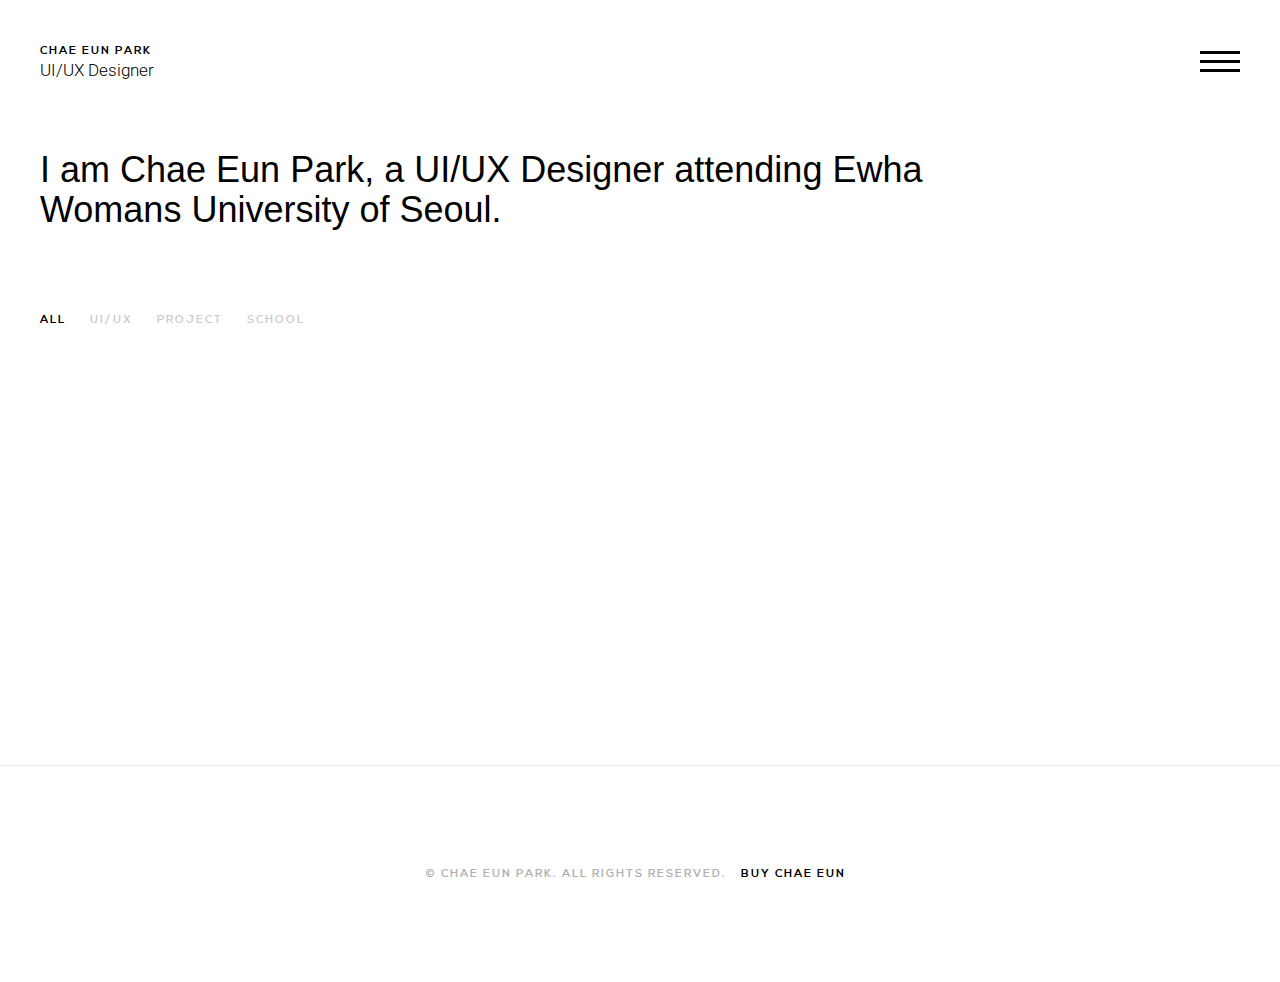
<file: index.html>
<!DOCTYPE html>
<html>
  <head>
    <title>Chae Eun Park</title>
    <meta name="viewport" content="width=device-width, initial-scale=1, maximum-scale=1">
    <meta charset="utf-8">
    <meta name="format-detection" content="telephone=no">
    <link rel="stylesheet" type="text/css" href="css/core.css">
    <link rel="stylesheet" type="text/css" href="css/elements.css">
    <link rel="stylesheet" type="text/css" href="css/custom.css">
    <link rel="icon" type="image/png" href="favicon.png?version=1">
    <link href="https://fonts.googleapis.com/css2?family=Noto+Sans+KR:wght@100;300;400;500;700;900&display=swap" rel="stylesheet">
  </head>
  <body class="preload">
    <div class="container-fluid"> 
      <header>
        <div class="container">
          <div class="row">
            <div class="col-md-6 col-xs-10"><a href="index.html" class="brand">
                <div class="author">Chae Eun Park</div>
                <div class="title">UI/UX Designer</div></a></div>
            <div class="col-md-6 col-xs-2">
              <div class="nav-trigger">
                <div class="bar"></div>
                <div class="bar"></div>
                <div class="bar"></div>
              </div>
            </div>
          </div>
        </div>
      </header>
      <section class="intro">
        <div class="container mb-xl">
          <div class="row">
            <div class="col-md-10">
              <h1> I am Chae Eun Park, a UI/UX Designer attending Ewha Womans University of Seoul.
            </div>
          </div>
        </div>
        <div class="container">
          <ul class="filters">
            <li> <a href="#" data-filter="item" class="active filter">All</a></li>
            <li><a href="#" data-filter="artdirection" class="filter">UI/UX</a></li>
            <li><a href="#" data-filter="design" class="filter">Project</a></li>
            <li><a href="#" data-filter="photography" class="filter">School</a></li>
          </ul>
        </div>
      </section>
      <section>
        <div class="container">
          <div class="row grid"><a href="pages/work-single_1.html" class="item col-md-3 col-sm-6 col-xs-6 artdirection">
                        <div class="inner">
                          <div class="thumb"><img alt="imagesumnails" src="images/portfolio/my/10.png"></div>
                          <div class="caption">
                            <div class="title">Dutch Pay App Design</div>
                            <div class="tag">UI/UX</div>
                          </div>
                        </div></a><a href="pages/work-single_2.html" class="item col-md-3 col-sm-6 col-xs-6 artdirection">
                        <div class="inner">
                          <div class="thumb"><img alt="imagesumnails" src="images/portfolio/my/09.png"></div>
                          <div class="caption">
                            <div class="title">Ewha Coop App Design</div>
                            <div class="tag">UI/UX</div>
                          </div>
                        </div></a><a href="pages/work-single_3.html" target="_blank" class="item col-md-3 col-sm-6 col-xs-6 design lightbox">
                        <div class="inner">
                          <div class="thumb"><img alt="imagesumnails" src="images/portfolio/my/01.png"></div>
                          <div class="caption">
                            <div class="title">Notist App Design</div>
                            <div class="tag">UI/UX</div>
                          </div>
                        </div></a><a href="pages/work-single_3p.html" class="item col-md-3 col-sm-6 col-xs-6 identity">
                        <div class="inner">
                          <div class="thumb"><img alt="imagesumnails" src="images/portfolio/my/11.png"></div>
                          <div class="caption">
                            <div class="title">Self-Color Portrait App Design</div>
                            <div class="tag">UI/UX</div>
                          </div>
                        </div></a>
          </div>
        </div>
      </section>
      <footer>
        <div class="container">
          <div class="row">
            <div class="col-md-12 text-center"><span>&copy; Chae Eun Park. All rights reserved. </span><a href="">Buy Chae Eun</a></div>
          </div>
        </div>
      </footer>
    </div>
    <aside id="navigation">
      <div class="inner">
        <div class="nav-trigger">
          <div class="bar"></div>
          <div class="bar"></div>
          <div class="bar"></div>
        </div>
        <ul class="menu">
          <li> <a href="index.html">Work</a></li>
          <li> <a href="pages/about.html">About</a></li>
          <li> <a href="pages/contact.html">Contact</a></li>
        </ul>
        <hr>
        <p>"The most beautiful experience we can have is the mysterious. It is the fundamental emotion that stands at the cradle of true art and true science." Albert Einstein, The World as I See It, 1931 The debate between realism and anti-realism is, at least, a century old. Does Science describe the real world – or are its theories true only within a certain conceptual framework?  </p>
        <hr>
        <ul class="menu-small">
          <li> <a href="#">Instagram</a></li>
          <li> <a href="#">Facebook</a></li>
          <li> <a href="#">Behance</a></li>
        </ul>
      </div>
    </aside>
    <script src="js/assets/jquery.js"></script>
    <script src="js/assets/bootstrap.js"></script>
    <script src="js/assets/imagesloaded.pkgd.min.js"></script>
    <script src="js/assets/validation.js"></script>
    <script src="js/assets/packery.pkgd.min.js"></script>
    <script src="js/assets/velocity.min.js"></script>
    <script src="js/assets/typed.min.js"></script>
    <script src="modules/tera-lightbox/tera-lightbox.js"></script>
    <script src="js/assets/animsition.js"></script>
    <script src="js/functions.js"></script>
  </body>
</html>
</file>
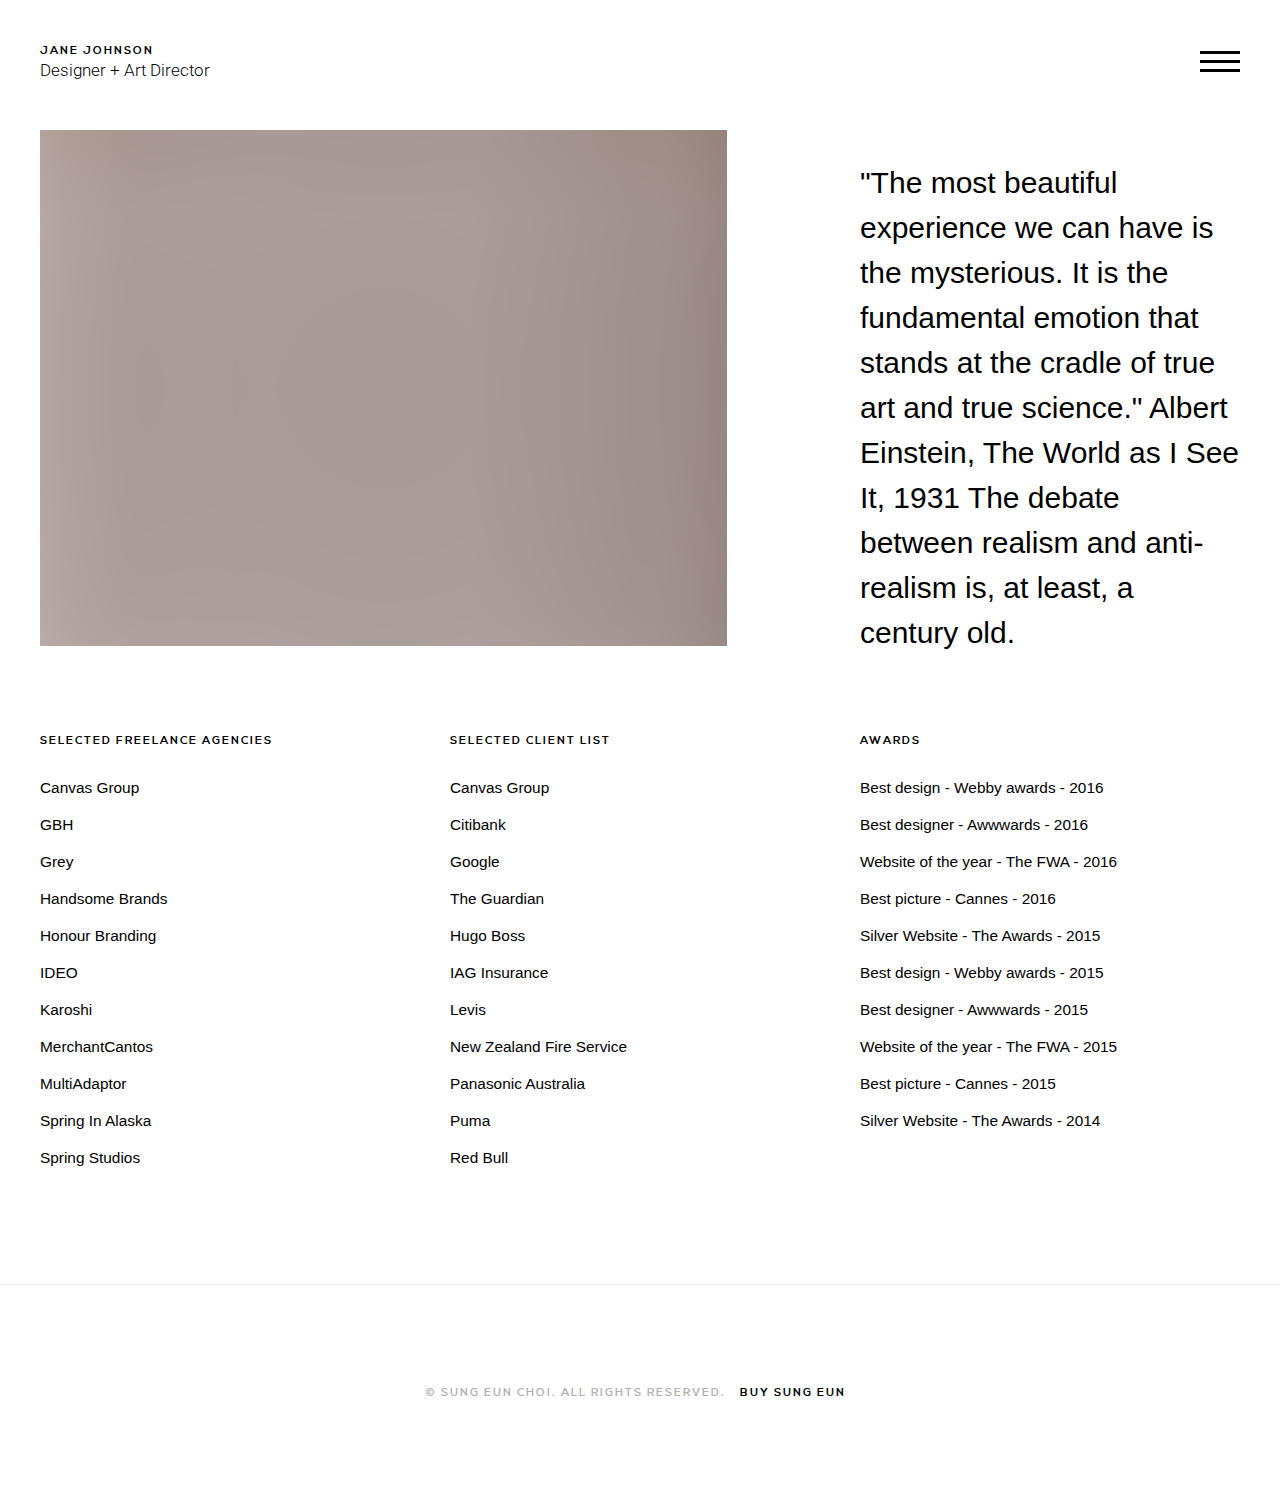
<file: pages/about.html>
<!DOCTYPE html>
<html>
  <head>
    <title>Jane - Responsive HTML5 Portfolio Template</title>
    <meta name="viewport" content="width=device-width, initial-scale=1, maximum-scale=1">
    <meta charset="utf-8">
    <meta name="format-detection" content="telephone=no">
    <link rel="stylesheet" type="text/css" href="../css/core.css">
    <link rel="stylesheet" type="text/css" href="../css/elements.css">
    <link rel="stylesheet" type="text/css" href="../css/custom.css">
    <link rel="icon" type="image/png" href="../favicon.png?version=1">
  </head>
  <body class="preload">
    <div class="container-fluid">
      <header>
        <div class="container">
          <div class="row">
            <div class="col-md-6 col-xs-10"><a href="../index.html" class="brand">
                <div class="author">Jane Johnson</div>
                <div class="title">Designer + Art Director</div></a></div>
            <div class="col-md-6 col-xs-2">
              <div class="nav-trigger">
                <div class="bar"></div>
                <div class="bar"></div>
                <div class="bar"></div>
              </div>
            </div>
          </div>
        </div>
      </header>
      <section class="content">
        <div class="container mb-xl">
          <div class="row">
            <div class="col-lg-7 col-md-12"><img alt="Jane Template - made by Themanoid" src="../images/profile.png"></div>
            <div class="col-lg-4 col-lg-offset-1 col-md-10">
              <h2 class="mt-md">"The most beautiful experience we can have is the mysterious. It is the fundamental emotion that stands at the cradle of true art and true science." Albert Einstein, The World as I See It, 1931 The debate between realism and anti-realism is, at least, a century old.</h2>
            </div>
          </div>
        </div>
        <div class="container">   
          <div class="row">
            <div class="col-md-4">
              <h4>Selected Freelance Agencies</h4>
              <ul class="list">
                <li>Canvas Group</li>
                <li>GBH</li>
                <li>Grey</li>
                <li>Handsome Brands</li>
                <li>Honour Branding</li>
                <li>IDEO</li>
                <li>Karoshi</li>
                <li>MerchantCantos</li>
                <li>MultiAdaptor</li>
                <li>Spring In Alaska</li>
                <li>Spring Studios</li>
              </ul>
            </div>
            <div class="col-md-4">
              <h4>Selected Client List</h4>
              <ul class="list">
                <li>Canvas Group</li>
                <li>Citibank</li>
                <li>Google</li>
                <li>The Guardian</li>
                <li>Hugo Boss</li>
                <li>IAG Insurance</li>
                <li>Levis</li>
                <li>New Zealand Fire Service</li>
                <li>Panasonic Australia</li>
                <li>Puma</li>
                <li>Red Bull</li>
              </ul>
            </div>
            <div class="col-md-4">
              <h4>Awards</h4>
              <ul class="list">
                <li>Best design - Webby awards - 2016</li>
                <li>Best designer - Awwwards - 2016</li>
                <li>Website of the year - The FWA - 2016</li>
                <li>Best picture - Cannes - 2016</li>
                <li>Silver Website - The Awards - 2015</li>
                <li>Best design - Webby awards - 2015</li>
                <li>Best designer - Awwwards - 2015</li>
                <li>Website of the year - The FWA - 2015</li>
                <li>Best picture - Cannes - 2015</li>
                <li>Silver Website - The Awards - 2014</li>
              </ul>
            </div>
          </div>
        </div>
      </section>
      <footer>
        <div class="container">
          <div class="row">
            <div class="col-md-12 text-center"><span>&copy; Sung Eun Choi. All rights reserved. </span><a href="">Buy Sung Eun</a></div>
          </div>
        </div>
      </footer>
    </div>
    <aside id="navigation">
      <div class="inner">
        <div class="nav-trigger">
          <div class="bar"></div>
          <div class="bar"></div>
          <div class="bar"></div>
        </div>
        <ul class="menu">
          <li> <a href="../index.html">Work</a></li>
          <li> <a href="../pages/about.html">About</a></li>
          <li> <a href="../pages/contact.html">Contact</a></li>
        </ul>
        <hr>
        <p>"The most beautiful experience we can have is the mysterious. It is the fundamental emotion that stands at the cradle of true art and true science." Albert Einstein, The World as I See It, 1931 The debate between realism and anti-realism is, at least, a century old. Does Science describe the real world – or are its theories true only within a certain conceptual framework?  </p>
        <hr>
        <ul class="menu-small">
          <li> <a href="#">Instagram</a></li>
          <li> <a href="#">Facebook</a></li>
          <li> <a href="#">Behance</a></li>
        </ul>
      </div>
    </aside>
    <script src="../js/assets/jquery.js"></script>
    <script src="../js/assets/bootstrap.js"></script>
    <script src="../js/assets/imagesloaded.pkgd.min.js"></script>
    <script src="../js/assets/validation.js"></script>
    <script src="../js/assets/packery.pkgd.min.js"></script>
    <script src="../js/assets/velocity.min.js"></script>
    <script src="../js/assets/typed.min.js"></script>
    <script src="../modules/tera-lightbox/tera-lightbox.js"></script>
    <script src="../js/assets/animsition.js"></script>
    <script src="../js/functions.js"></script>
  </body>
</html>
</file>
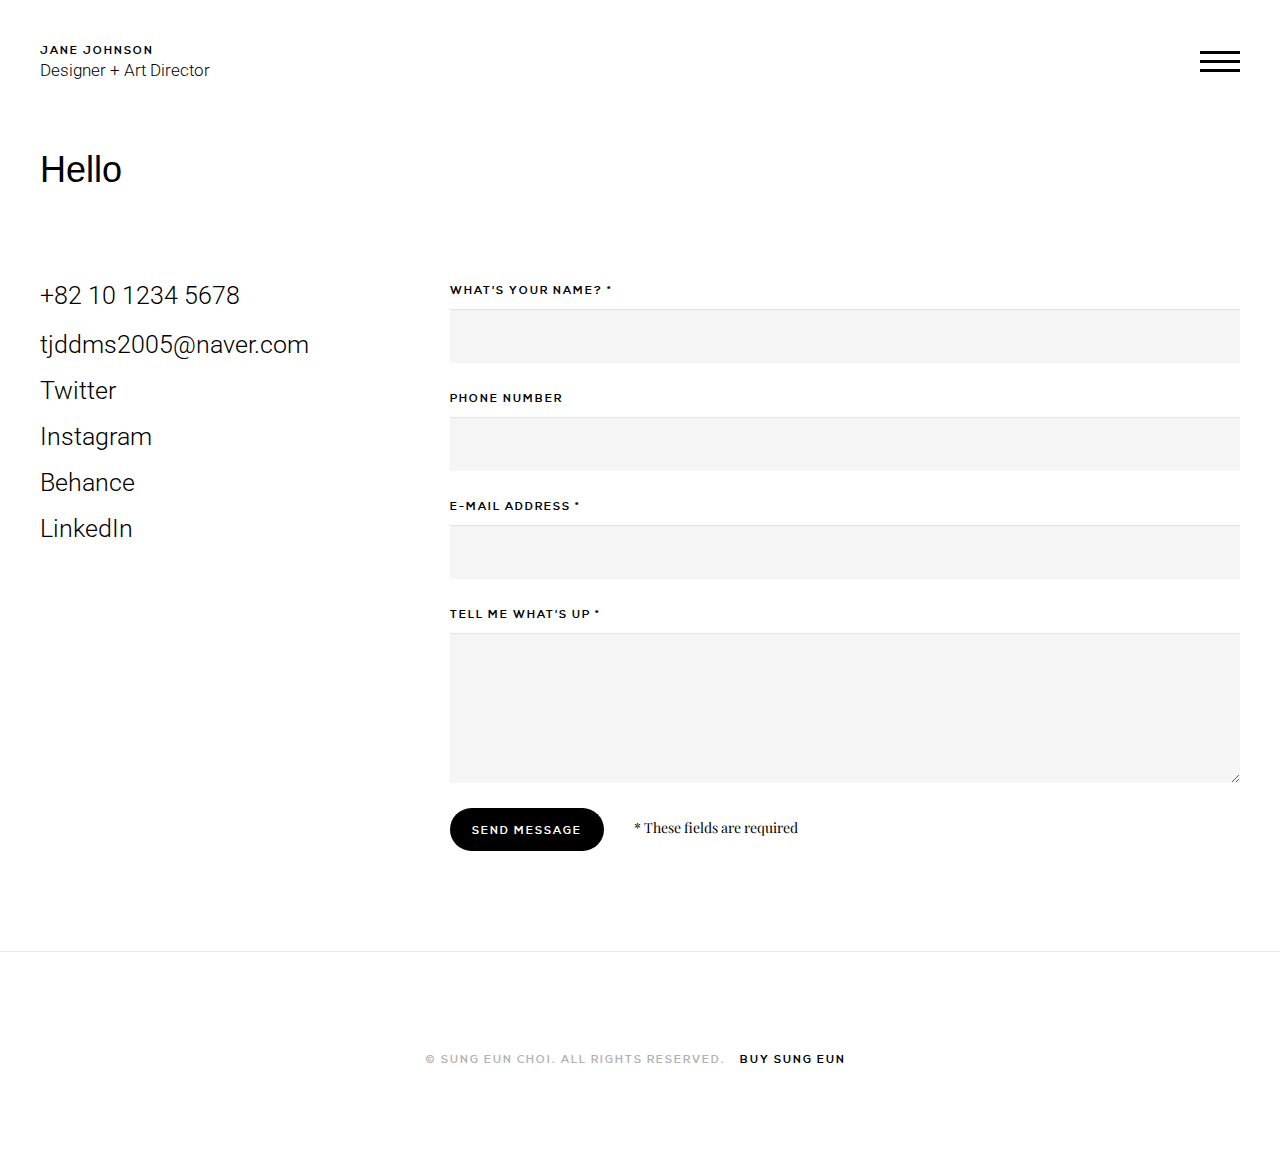
<file: pages/contact.html>
<!DOCTYPE html>
<html>
  <head>
    <title>Jane - Responsive HTML5 Portfolio Template</title>
    <meta name="viewport" content="width=device-width, initial-scale=1, maximum-scale=1">
    <meta charset="utf-8">
    <meta name="format-detection" content="telephone=no">
    <link rel="stylesheet" type="text/css" href="../css/core.css">
    <link rel="stylesheet" type="text/css" href="../css/elements.css">
    <link rel="stylesheet" type="text/css" href="../css/custom.css">
    <link rel="icon" type="image/png" href="../favicon.png?version=1">
  </head>
  <body class="preload">
    <div class="container-fluid">
      <header>
        <div class="container">
          <div class="row">
            <div class="col-md-6 col-xs-10"><a href="../index.html" class="brand">
                <div class="author">Jane Johnson</div>
                <div class="title">Designer + Art Director</div></a></div>
            <div class="col-md-6 col-xs-2">
              <div class="nav-trigger">
                <div class="bar"></div>
                <div class="bar"></div>
                <div class="bar"></div>
              </div>
            </div>
          </div>
        </div>
      </header>
      <section>
        <div class="container">
          <div class="row mb-lg">
            <div class="col-md-12">
              <h1><span class="typed">Hello</span></h1>
            </div>
          </div>
          <div class="row">
            <div class="col-md-4 contact-info">
              <p>+82 10 1234 5678</p><a href="mailto@hello@example.com">tjddms2005@naver.com</a><a href="#">Twitter</a><a href="https://www.instagram.com/sung_3325/">Instagram</a><a href="#">Behance</a><a href="#">LinkedIn</a>
            </div>
            <div class="col-md-8">
              <!-- The contact form-->
              <form id="form" action="/php/mail.php" class="form mt-md">
                <label>What's your name? *</label>
                <input required type="text" name="name" class="form-control">
                <label>Phone number</label>
                <input type="text" name="phone" class="form-control">
                <label>E-mail address *</label>
                <input required type="email" name="email" class="form-control">
                <label>Tell me what's up *</label>
                <textarea required name="message" class="form-control"></textarea>
                <button id="send" type="submit" class="btn btn-default">Send message</button><span class="p-md">* These fields are required</span>
              </form>
            </div>
          </div>
        </div>
      </section>
      <!-- The type animation script-->
      <script>$(function(){$(".typed").typed({strings: ["Hello", "Hola", "こんにちは", "Ciao", "Aloha", "Hallo"],typeSpeed: 130,loop: true  });});</script>
      <footer>
        <div class="container">
          <div class="row">
            <div class="col-md-12 text-center"><span>&copy; Sung Eun Choi. All rights reserved. </span><a href="">Buy Sung Eun</a></div>
          </div>
        </div>
      </footer>
    </div>
    <aside id="navigation">
      <div class="inner">
        <div class="nav-trigger">
          <div class="bar"></div>
          <div class="bar"></div>
          <div class="bar"></div>
        </div>
        <ul class="menu">
          <li> <a href="../index.html">Work</a></li>
          <li> <a href="../pages/about.html">About</a></li>
          <li> <a href="../pages/contact.html">Contact</a></li>
        </ul>
        <hr>
        <p>"The most beautiful experience we can have is the mysterious. It is the fundamental emotion that stands at the cradle of true art and true science." Albert Einstein, The World as I See It, 1931 The debate between realism and anti-realism is, at least, a century old. Does Science describe the real world – or are its theories true only within a certain conceptual framework?  </p>
        <hr>
        <ul class="menu-small">
          <li> <a href="https://www.instagram.com/sung_3325/">Instagram</a></li>
          <li> <a href="https://www.facebook.com/tjddms2005">Facebook</a></li>
          <li> <a href="#">Behance</a></li>
        </ul>
      </div>
    </aside>
    <script src="../js/assets/jquery.js"></script>
    <script src="../js/assets/bootstrap.js"></script>
    <script src="../js/assets/imagesloaded.pkgd.min.js"></script>
    <script src="../js/assets/validation.js"></script>
    <script src="../js/assets/packery.pkgd.min.js"></script>
    <script src="../js/assets/velocity.min.js"></script>
    <script src="../js/assets/typed.min.js"></script>
    <script src="../modules/tera-lightbox/tera-lightbox.js"></script>
    <script src="../js/assets/animsition.js"></script>
    <script src="../js/functions.js"></script>
  </body>
</html>
</file>
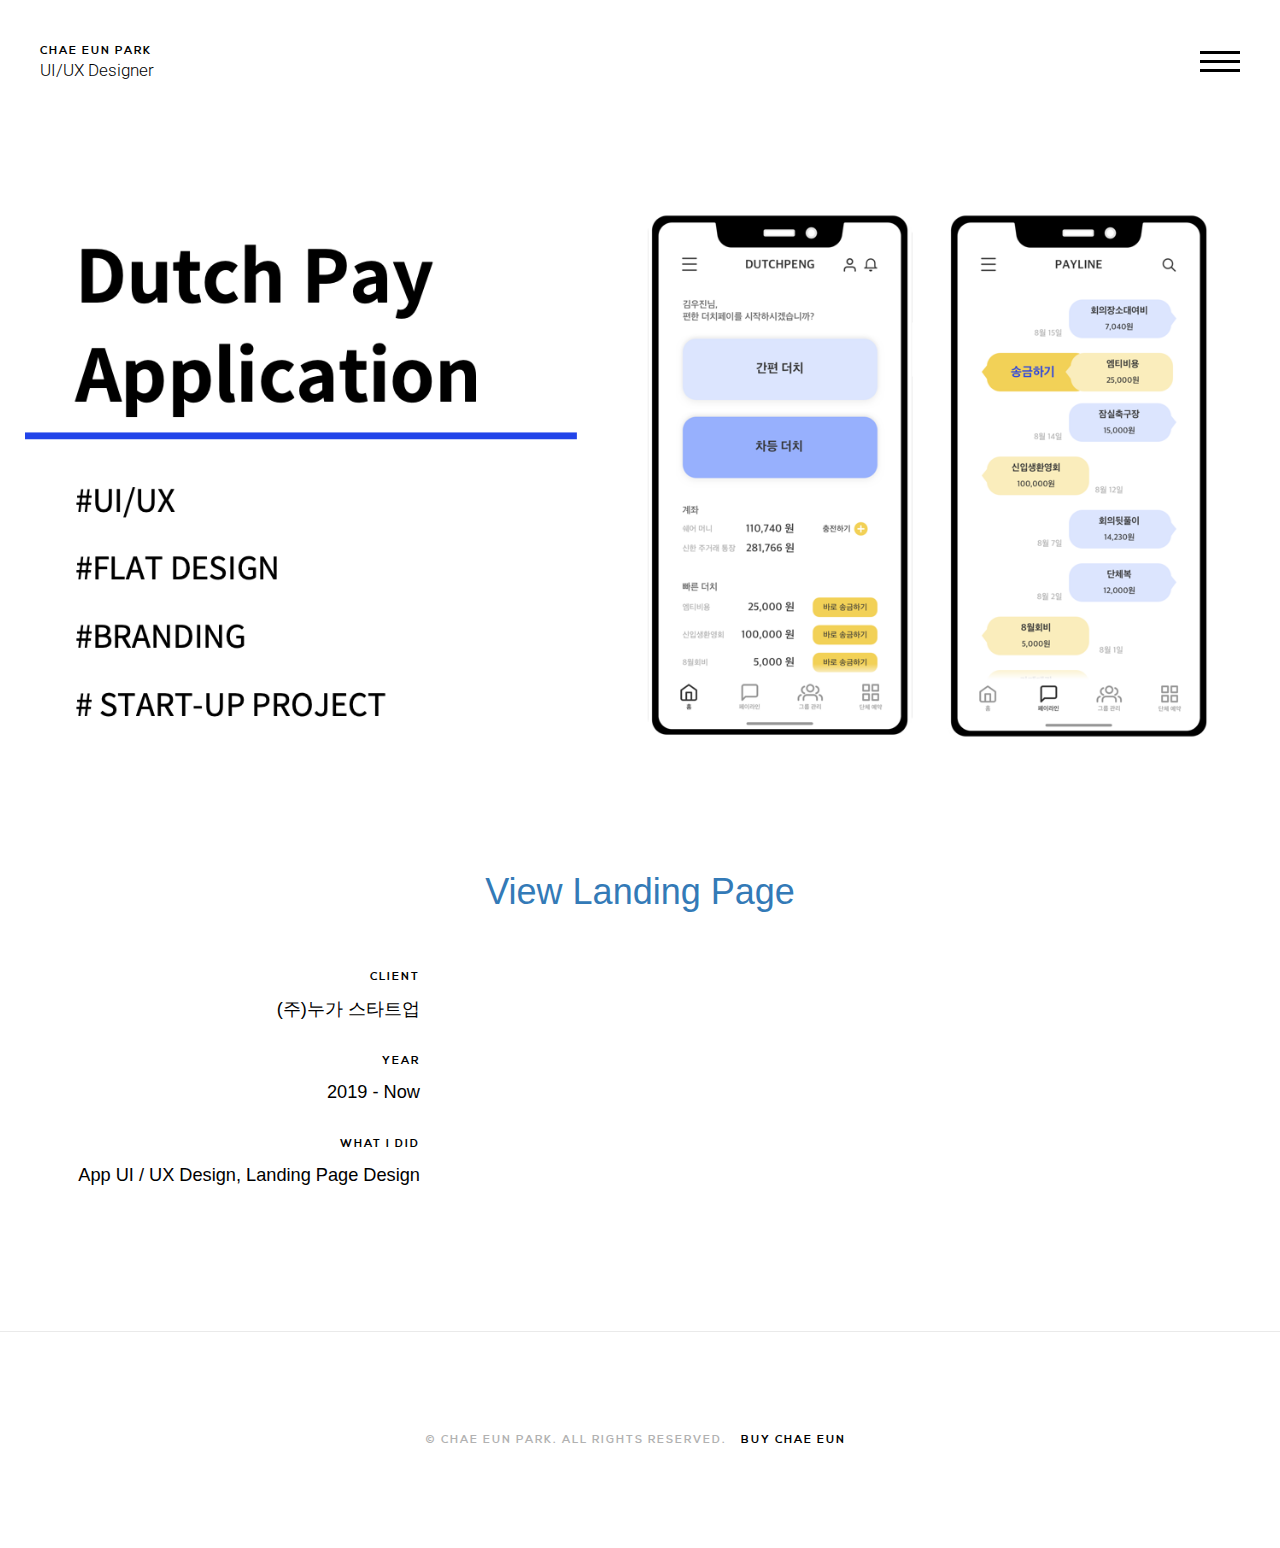
<file: pages/work-single_1.html>
<!DOCTYPE html>
<html>
  <head>
    <title>Chaeeun Park - Responsive HTML5 Portfolio Template</title>
    <meta name="viewport" content="width=device-width, initial-scale=1, maximum-scale=1">
    <meta charset="utf-8">
    <meta name="format-detection" content="telephone=no">
    <link rel="stylesheet" type="text/css" href="../css/core.css">
    <link rel="stylesheet" type="text/css" href="../css/elements.css">
    <link rel="stylesheet" type="text/css" href="../css/custom.css">
    <link rel="icon" type="image/png" href="../favicon.png?version=1">
  </head>
  <body class="preload">
    <div class="container-fluid">
      <header>
        <div class="container">
          <div class="row">
            <div class="col-md-6 col-xs-10"><a href="../index.html" class="brand">
                <div class="author">Chae Eun Park</div>
                <div class="title">UI/UX Designer</div></a></div>
            <div class="col-md-6 col-xs-2">
              <div class="nav-trigger">
                <div class="bar"></div>
                <div class="bar"></div>
                <div class="bar"></div>
              </div>
            </div>
          </div>
        </div>
      </header>
      <section>
        <div class="container content">
          <div class="row">
            <div class=""><img alt="Dutchpeng Sumbnail" src="..//images/portfolio/my/10b.png"></div>
          </div>
          <div class="row">
            <div class="col-md-12 text-center pt-md pb-lg">
              <h1>
                <a href="https://kwj3591.wixsite.com/dutchpeng" target="_blank" title="바로가기">View Landing Page</a>
              </h1>
            </div>
          </div>
          <div class="row">
            <div class="col-md-4 text-right pb-md">
              <h4>Client</h4>
              <p>(주)누가 스타트업</p>
              <h4>year</h4>
              <p>2019 - Now</p>
              <h4>What I did</h4>
              <p>App UI / UX Design, Landing Page Design</p>
            </div>

          </div>
          
         
        </div>
      </section>
      <footer>
        <div class="container">
          <div class="row">
            <div class="col-md-12 text-center"><span>&copy; Chae Eun Park. All rights reserved. </span><a href="">Buy Chae Eun</a></div>
          </div>
        </div>
      </footer>
    </div>
    <aside id="navigation">
      <div class="inner">
        <div class="nav-trigger">
          <div class="bar"></div>
          <div class="bar"></div>
          <div class="bar"></div>
        </div>
        <ul class="menu">
          <li> <a href="../index.html">Work</a></li>
          <li> <a href="../pages/about.html">About</a></li>
          <li> <a href="../pages/contact.html">Contact</a></li>
        </ul>
        <hr>
        <p>"The most beautiful experience we can have is the mysterious. It is the fundamental emotion that stands at the cradle of true art and true science." Albert Einstein, The World as I See It, 1931 The debate between realism and anti-realism is, at least, a century old. Does Science describe the real world – or are its theories true only within a certain conceptual framework?  </p>
        <hr>
        <ul class="menu-small">
          <li> <a href="#">Instagram</a></li>
          <li> <a href="#">Facebook</a></li>
          <li> <a href="#">Behance</a></li>
        </ul>
      </div>
    </aside>
    <script src="../js/assets/jquery.js"></script>
    <script src="../js/assets/bootstrap.js"></script>
    <script src="../js/assets/imagesloaded.pkgd.min.js"></script>
    <script src="../js/assets/validation.js"></script>
    <script src="../js/assets/packery.pkgd.min.js"></script>
    <script src="../js/assets/velocity.min.js"></script>
    <script src="../js/assets/typed.min.js"></script>
    <script src="../modules/tera-lightbox/tera-lightbox.js"></script>
    <script src="../js/assets/animsition.js"></script>
    <script src="../js/functions.js"></script>
  </body>
</html>
</file>
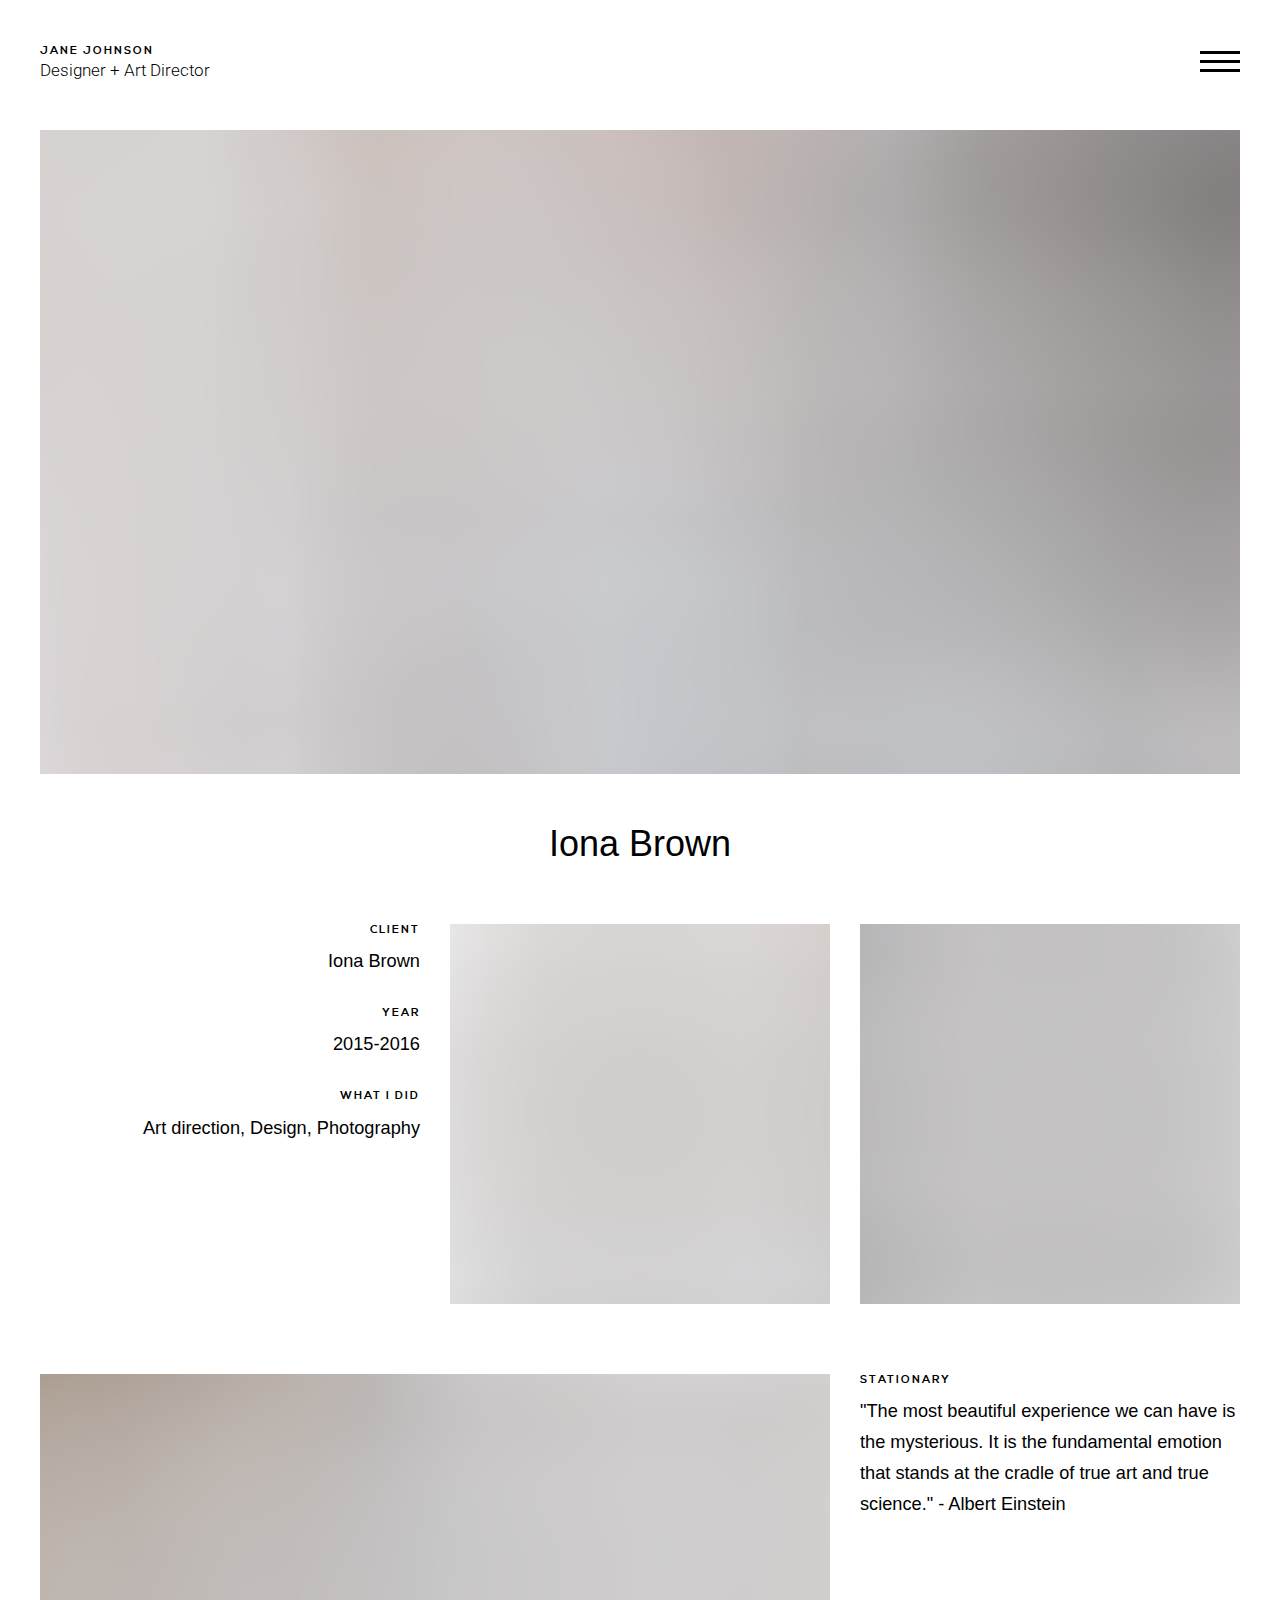
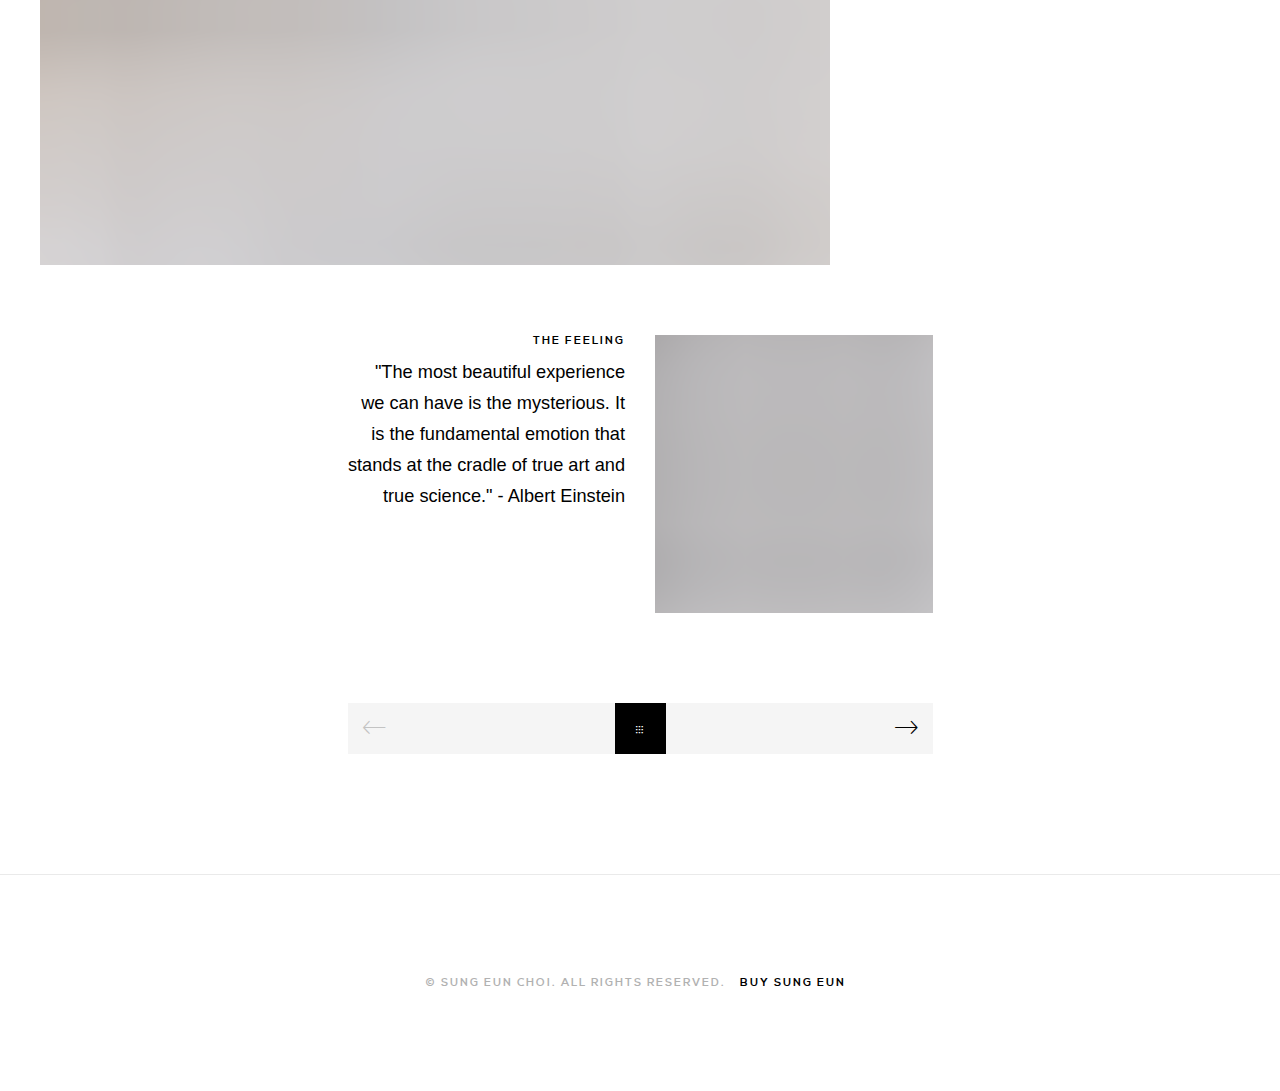
<file: pages/work-single_10.html>
<!DOCTYPE html>
<html>
  <head>
    <title>Jane - Responsive HTML5 Portfolio Template</title>
    <meta name="viewport" content="width=device-width, initial-scale=1, maximum-scale=1">
    <meta charset="utf-8">
    <meta name="format-detection" content="telephone=no">
    <link rel="stylesheet" type="text/css" href="../css/core.css">
    <link rel="stylesheet" type="text/css" href="../css/elements.css">
    <link rel="stylesheet" type="text/css" href="../css/custom.css">
    <link rel="icon" type="image/png" href="../favicon.png?version=1">
  </head>
  <body class="preload">
    <div class="container-fluid">
      <header>
        <div class="container">
          <div class="row">
            <div class="col-md-6 col-xs-10"><a href="../index.html" class="brand">
                <div class="author">Jane Johnson</div>
                <div class="title">Designer + Art Director</div></a></div>
            <div class="col-md-6 col-xs-2">
              <div class="nav-trigger">
                <div class="bar"></div>
                <div class="bar"></div>
                <div class="bar"></div>
              </div>
            </div>
          </div>
        </div>
      </header>
      <section>
        <div class="container content">
          <div class="row">
            <div class="col-md-12"><img alt="Jane Template - made by Themanoid" src="..//images/portfolio/single/01.png"></div>
          </div>
          <div class="row">
            <div class="col-md-12 text-center pt-md pb-lg">
              <h1>Iona Brown</h1>
            </div>
          </div>
          <div class="row">
            <div class="col-md-4 text-right pb-md">
              <h4>Client</h4>
              <p>Iona Brown</p>
              <h4>year</h4>
              <p>2015-2016</p>
              <h4>What I did</h4>
              <p>Art direction, Design, Photography</p>
            </div>
            <div class="col-md-4"><img alt="Jane Template - made by Themanoid" src="../images/portfolio/single/02.png"></div>
            <div class="col-md-4"><img alt="Jane Template - made by Themanoid" src="../images/portfolio/single/03.png"></div>
          </div>
          <div class="row pt-xl">
            <div class="col-md-8"><img alt="Jane Template - made by Themanoid" src="../images/portfolio/single/04.png"></div>
            <div class="col-md-4">
              <h4>Stationary</h4>
              <p>"The most beautiful experience we can have is the mysterious. It is the fundamental emotion that stands at the cradle of true art and true science." - Albert Einstein</p>
            </div>
          </div>
          <div class="row">
            <div class="col-md-3 col-md-offset-3 text-right">
              <h4>The feeling</h4>
              <p>"The most beautiful experience we can have is the mysterious. It is the fundamental emotion that stands at the cradle of true art and true science." - Albert Einstein </p>
            </div>
            <div class="col-md-3"><img alt="Jane Template - made by Themanoid" src="../images/portfolio/single/05.png"></div>
          </div>
          <div class="row">
            <div class="col-md-6 col-md-offset-3 text-center mt-xl">
              <div class="pagination"><a href="#" class="disabled previous ion-ios-arrow-thin-left pull-left"></a><a href="../index.html" class="btn btn-default">
                  <div class="ion-grid"></div></a><a href="#" class="next ion-ios-arrow-thin-right pull-right"> </a></div>
            </div>
          </div>
        </div>
      </section>
      <footer>
        <div class="container">
          <div class="row">
            <div class="col-md-12 text-center"><span>&copy; Sung Eun Choi. All rights reserved. </span><a href="">Buy Sung Eun</a></div>
          </div>
        </div>
      </footer>
    </div>
    <aside id="navigation">
      <div class="inner">
        <div class="nav-trigger">
          <div class="bar"></div>
          <div class="bar"></div>
          <div class="bar"></div>
        </div>
        <ul class="menu">
          <li> <a href="../index.html">Work</a></li>
          <li> <a href="../pages/about.html">About</a></li>
          <li> <a href="../pages/contact.html">Contact</a></li>
        </ul>
        <hr>
        <p>"The most beautiful experience we can have is the mysterious. It is the fundamental emotion that stands at the cradle of true art and true science." Albert Einstein, The World as I See It, 1931 The debate between realism and anti-realism is, at least, a century old. Does Science describe the real world – or are its theories true only within a certain conceptual framework?  </p>
        <hr>
        <ul class="menu-small">
          <li> <a href="#">Instagram</a></li>
          <li> <a href="#">Facebook</a></li>
          <li> <a href="#">Behance</a></li>
        </ul>
      </div>
    </aside>
    <script src="../js/assets/jquery.js"></script>
    <script src="../js/assets/bootstrap.js"></script>
    <script src="../js/assets/imagesloaded.pkgd.min.js"></script>
    <script src="../js/assets/validation.js"></script>
    <script src="../js/assets/packery.pkgd.min.js"></script>
    <script src="../js/assets/velocity.min.js"></script>
    <script src="../js/assets/typed.min.js"></script>
    <script src="../modules/tera-lightbox/tera-lightbox.js"></script>
    <script src="../js/assets/animsition.js"></script>
    <script src="../js/functions.js"></script>
  </body>
</html>
</file>
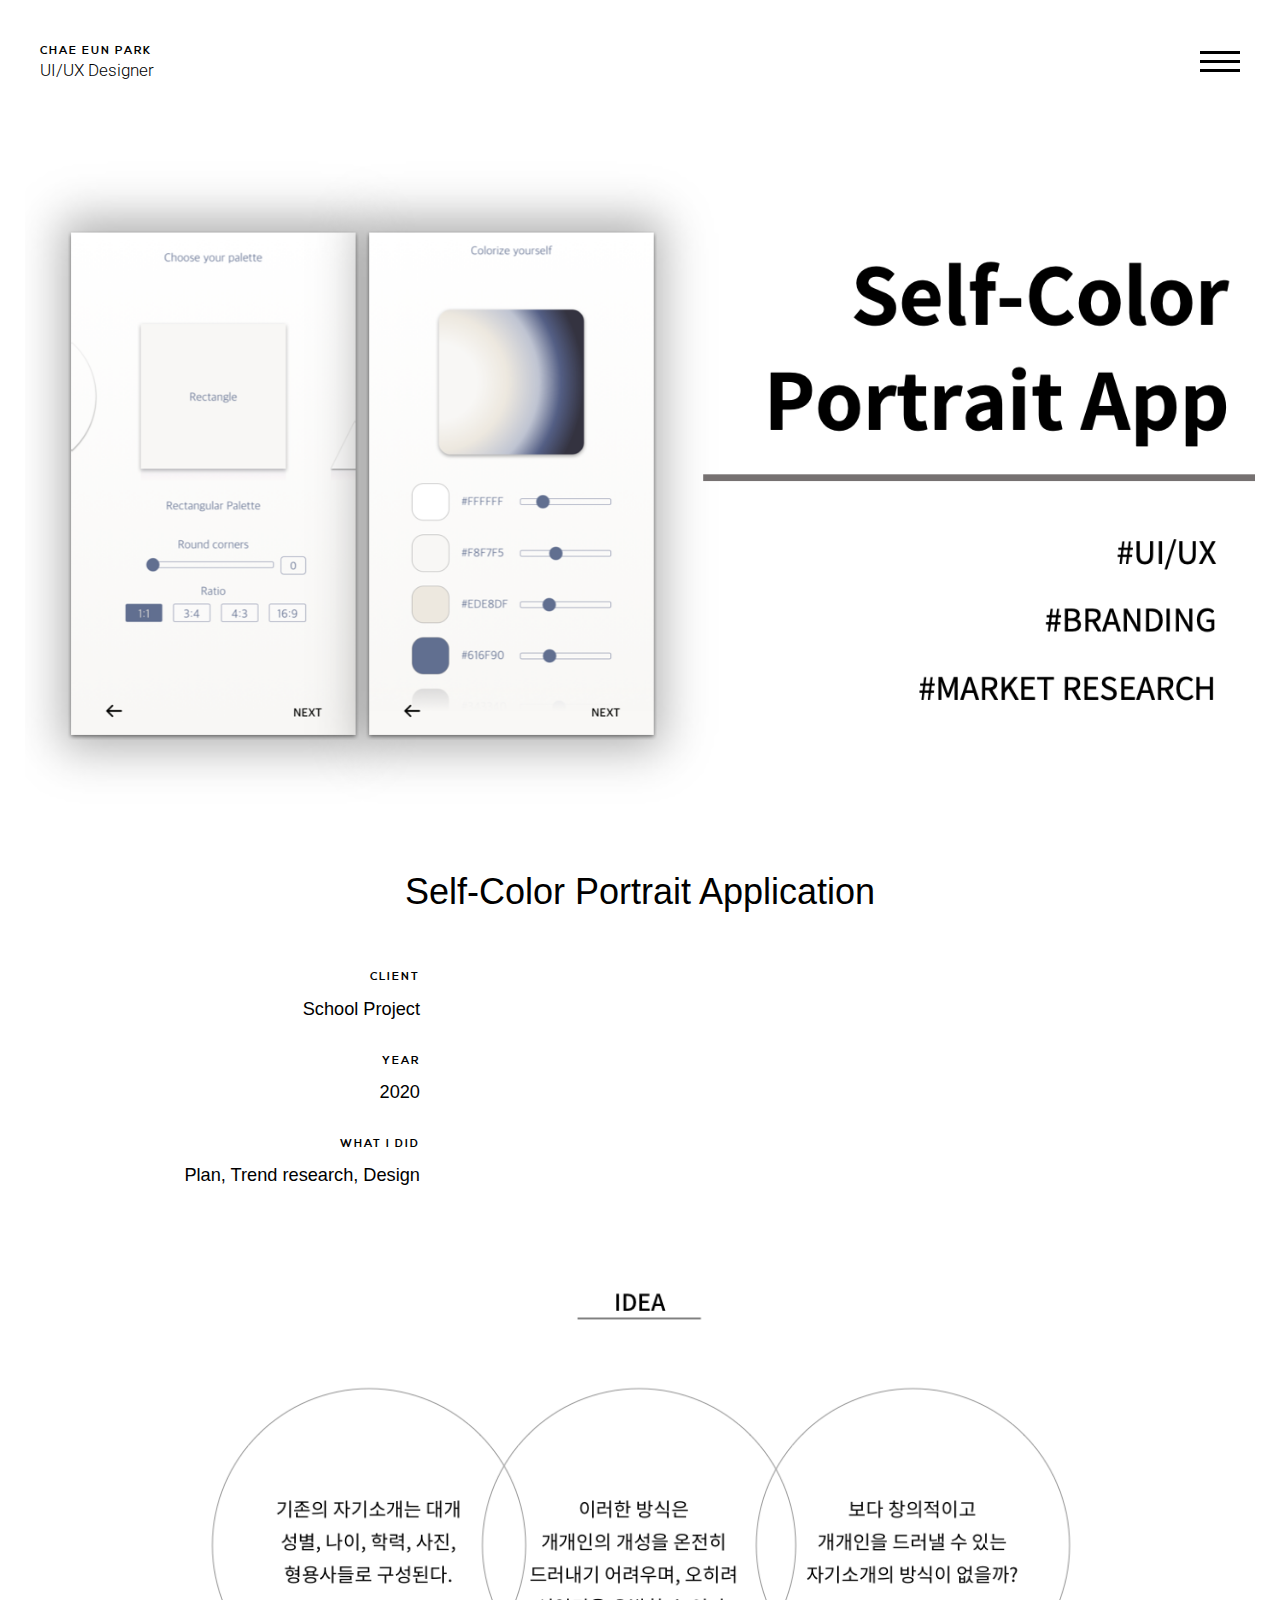
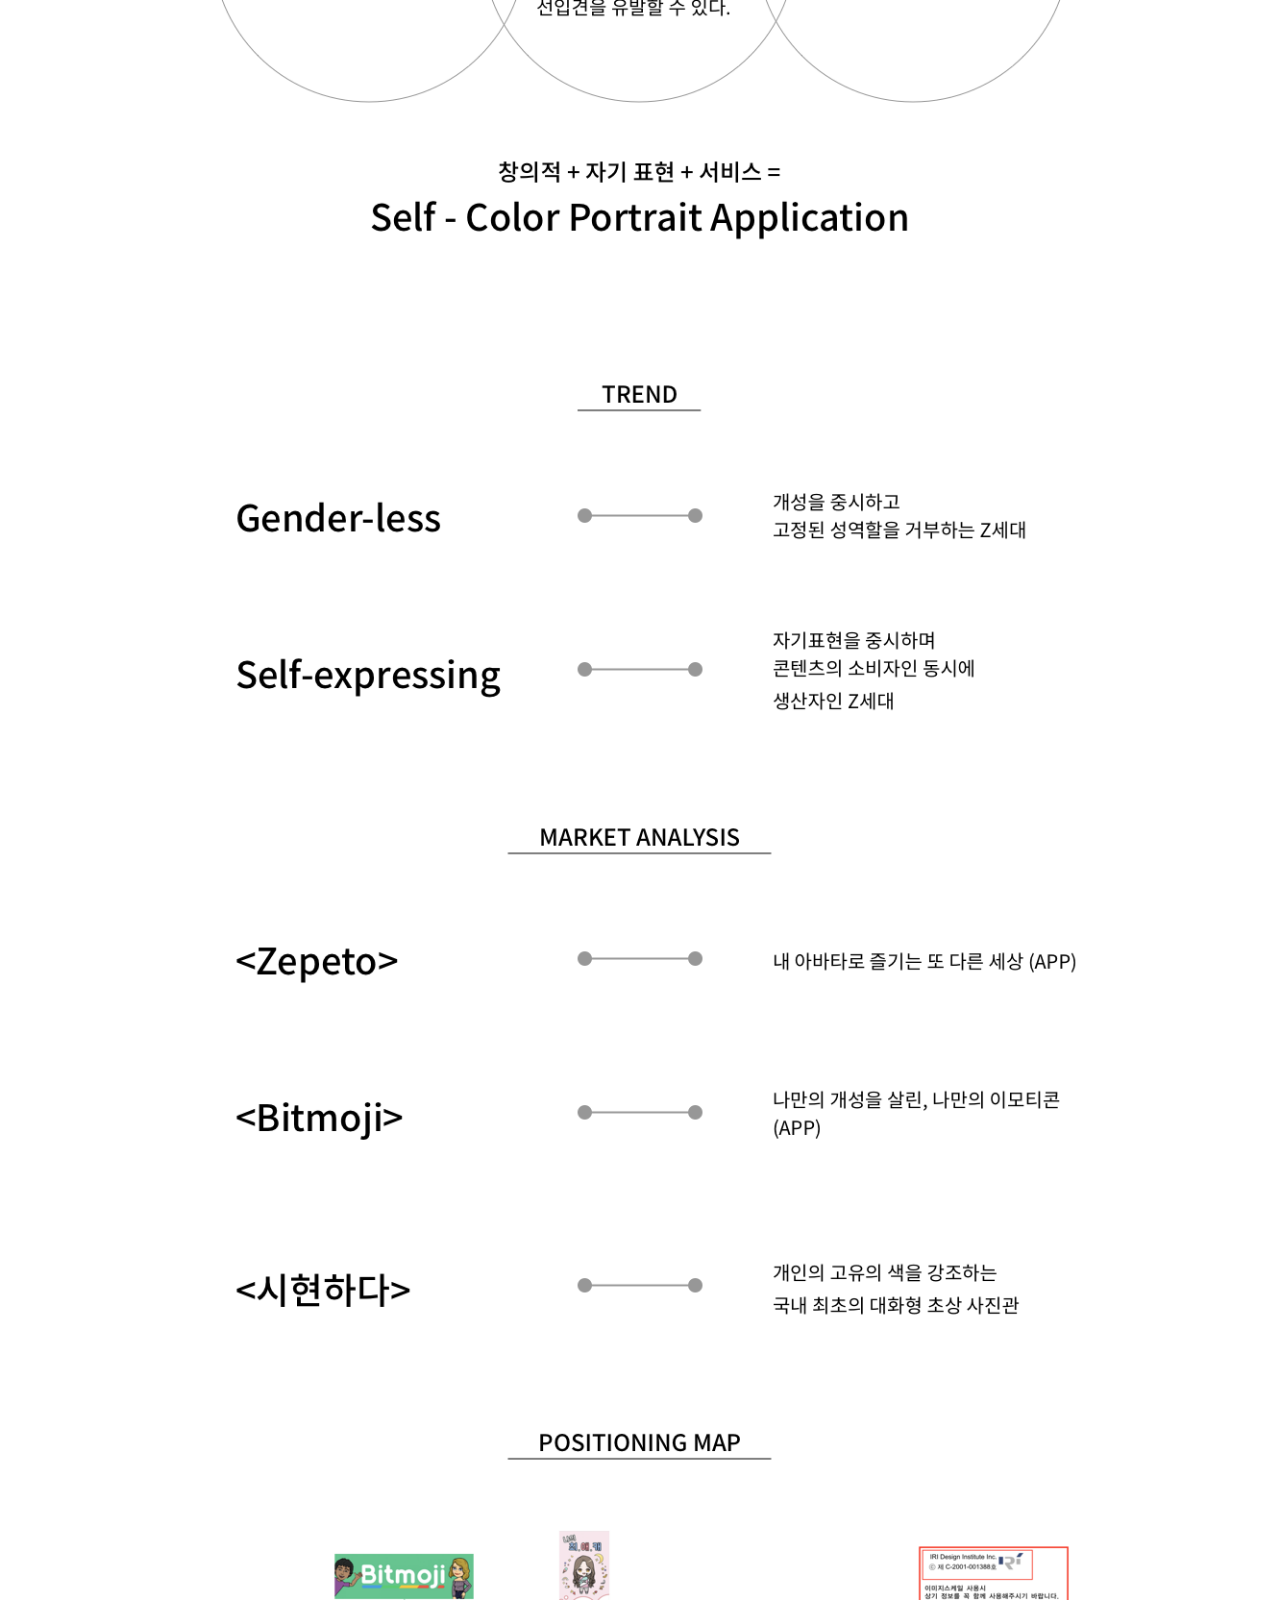
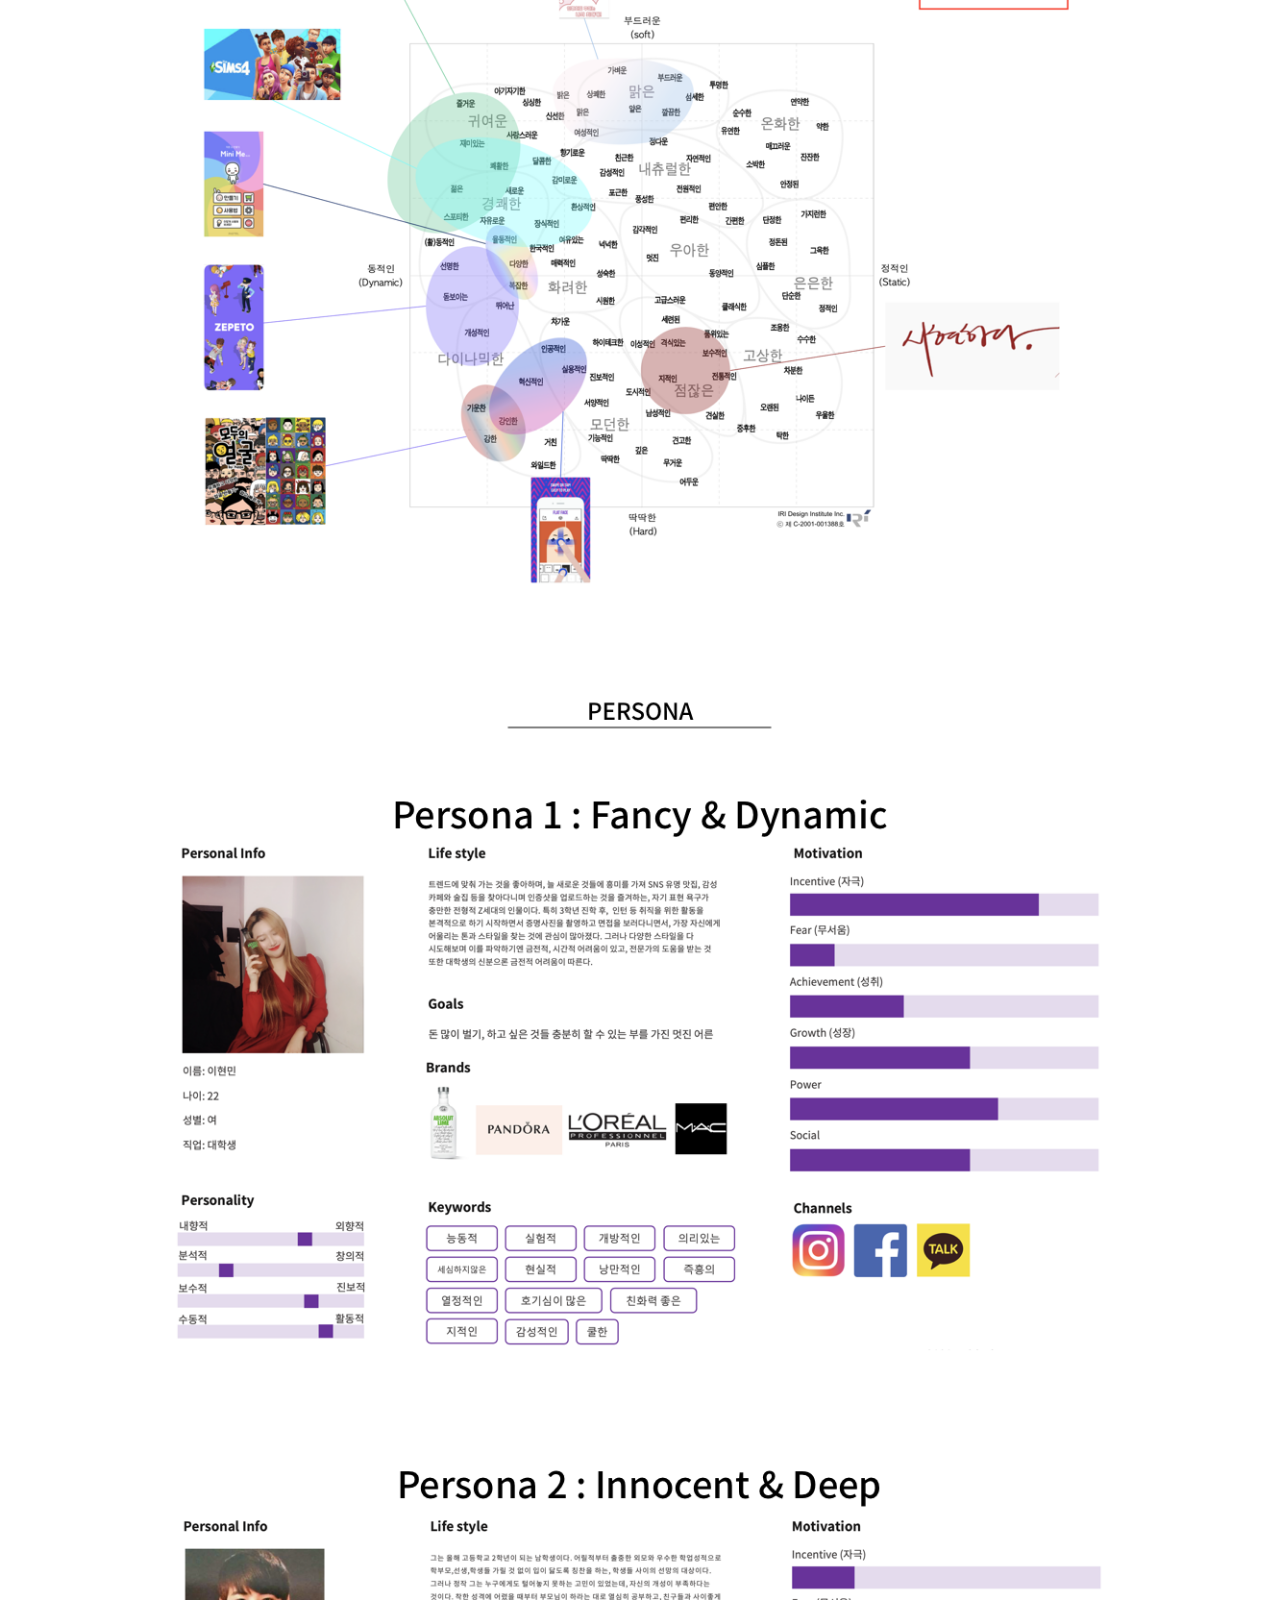
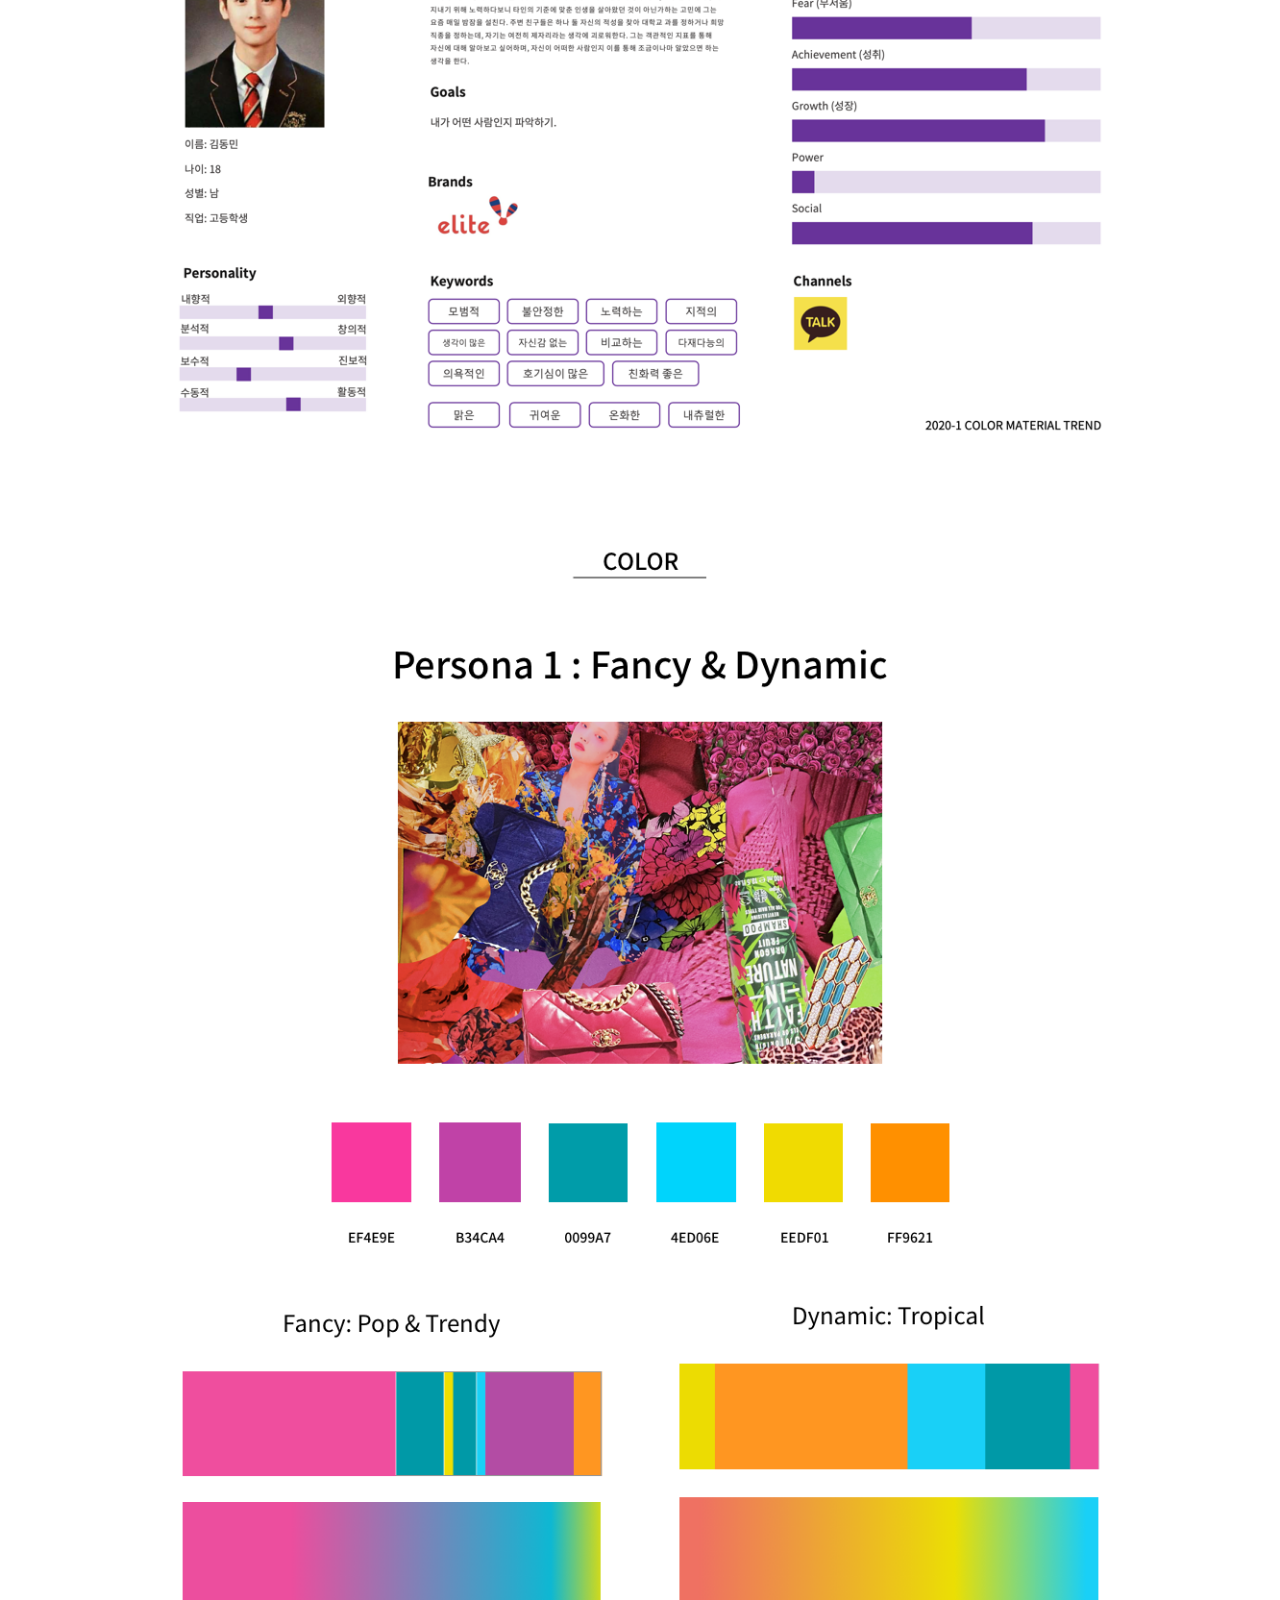
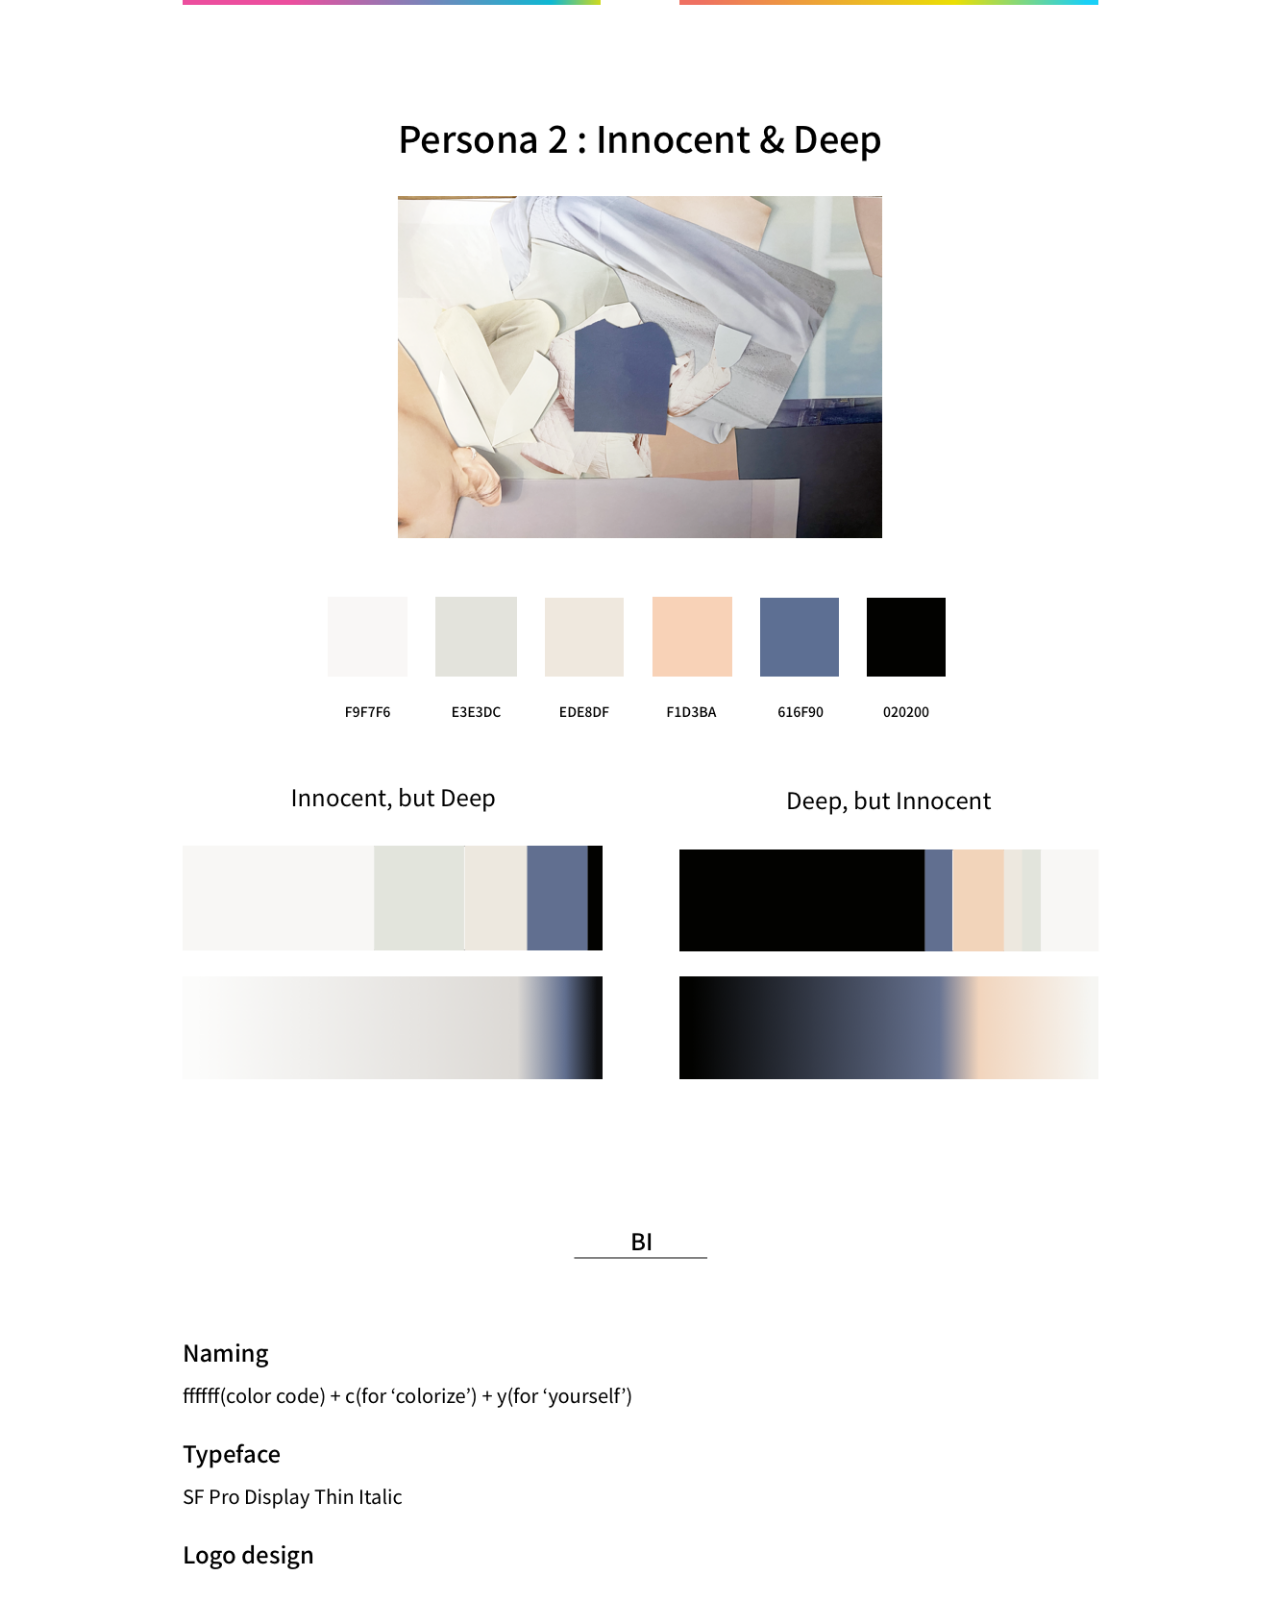
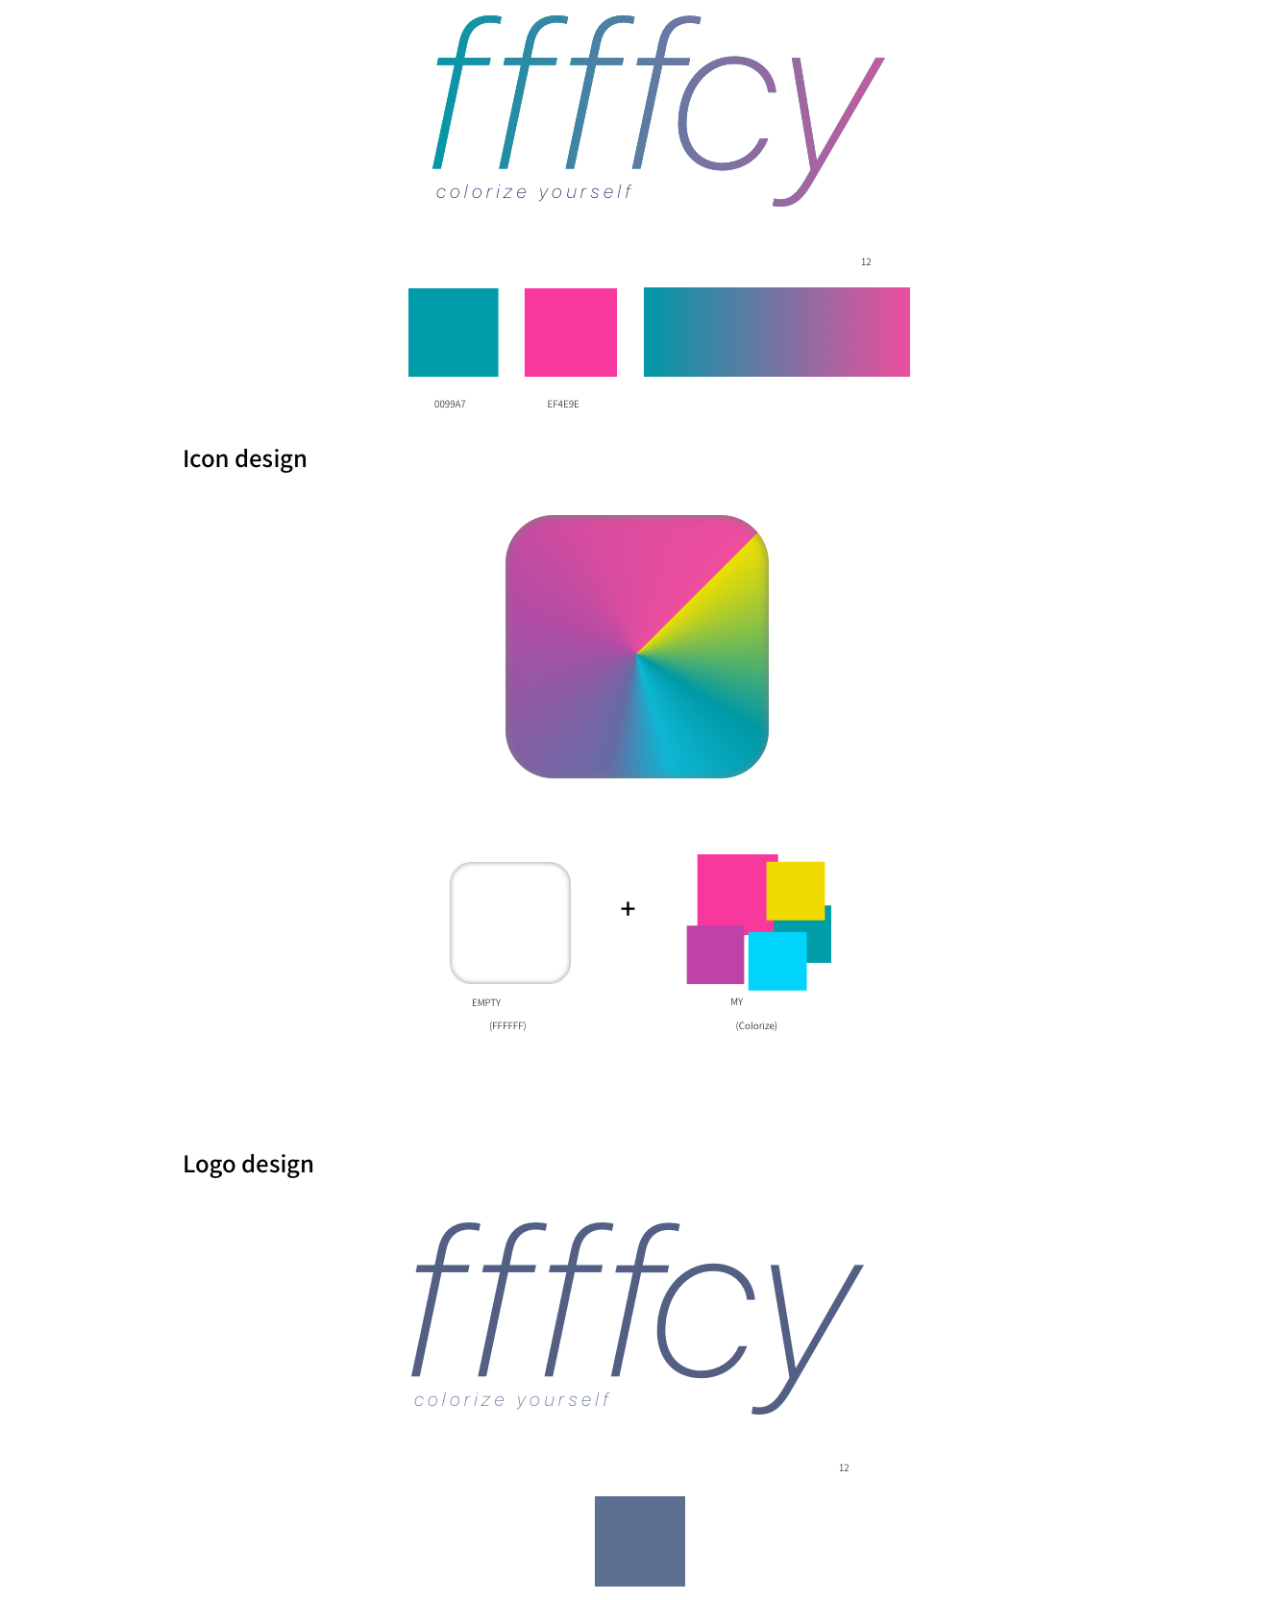
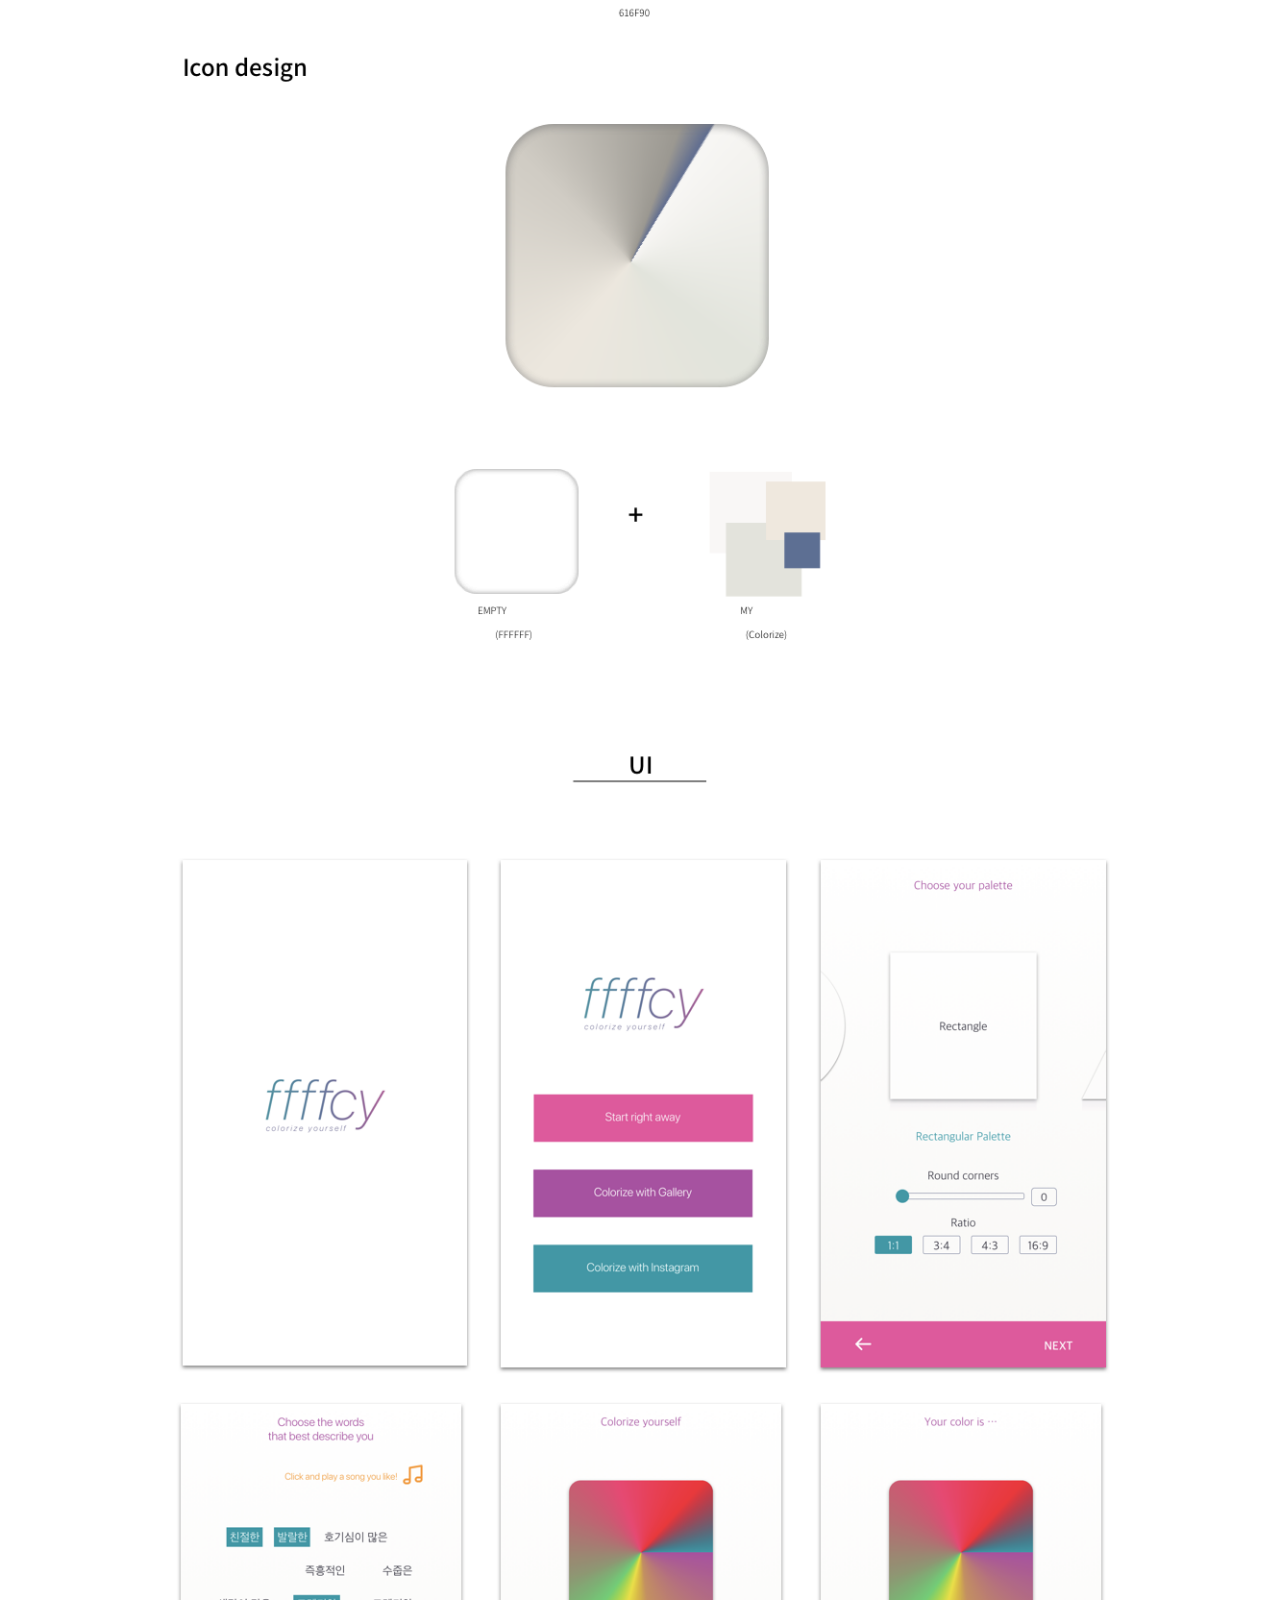
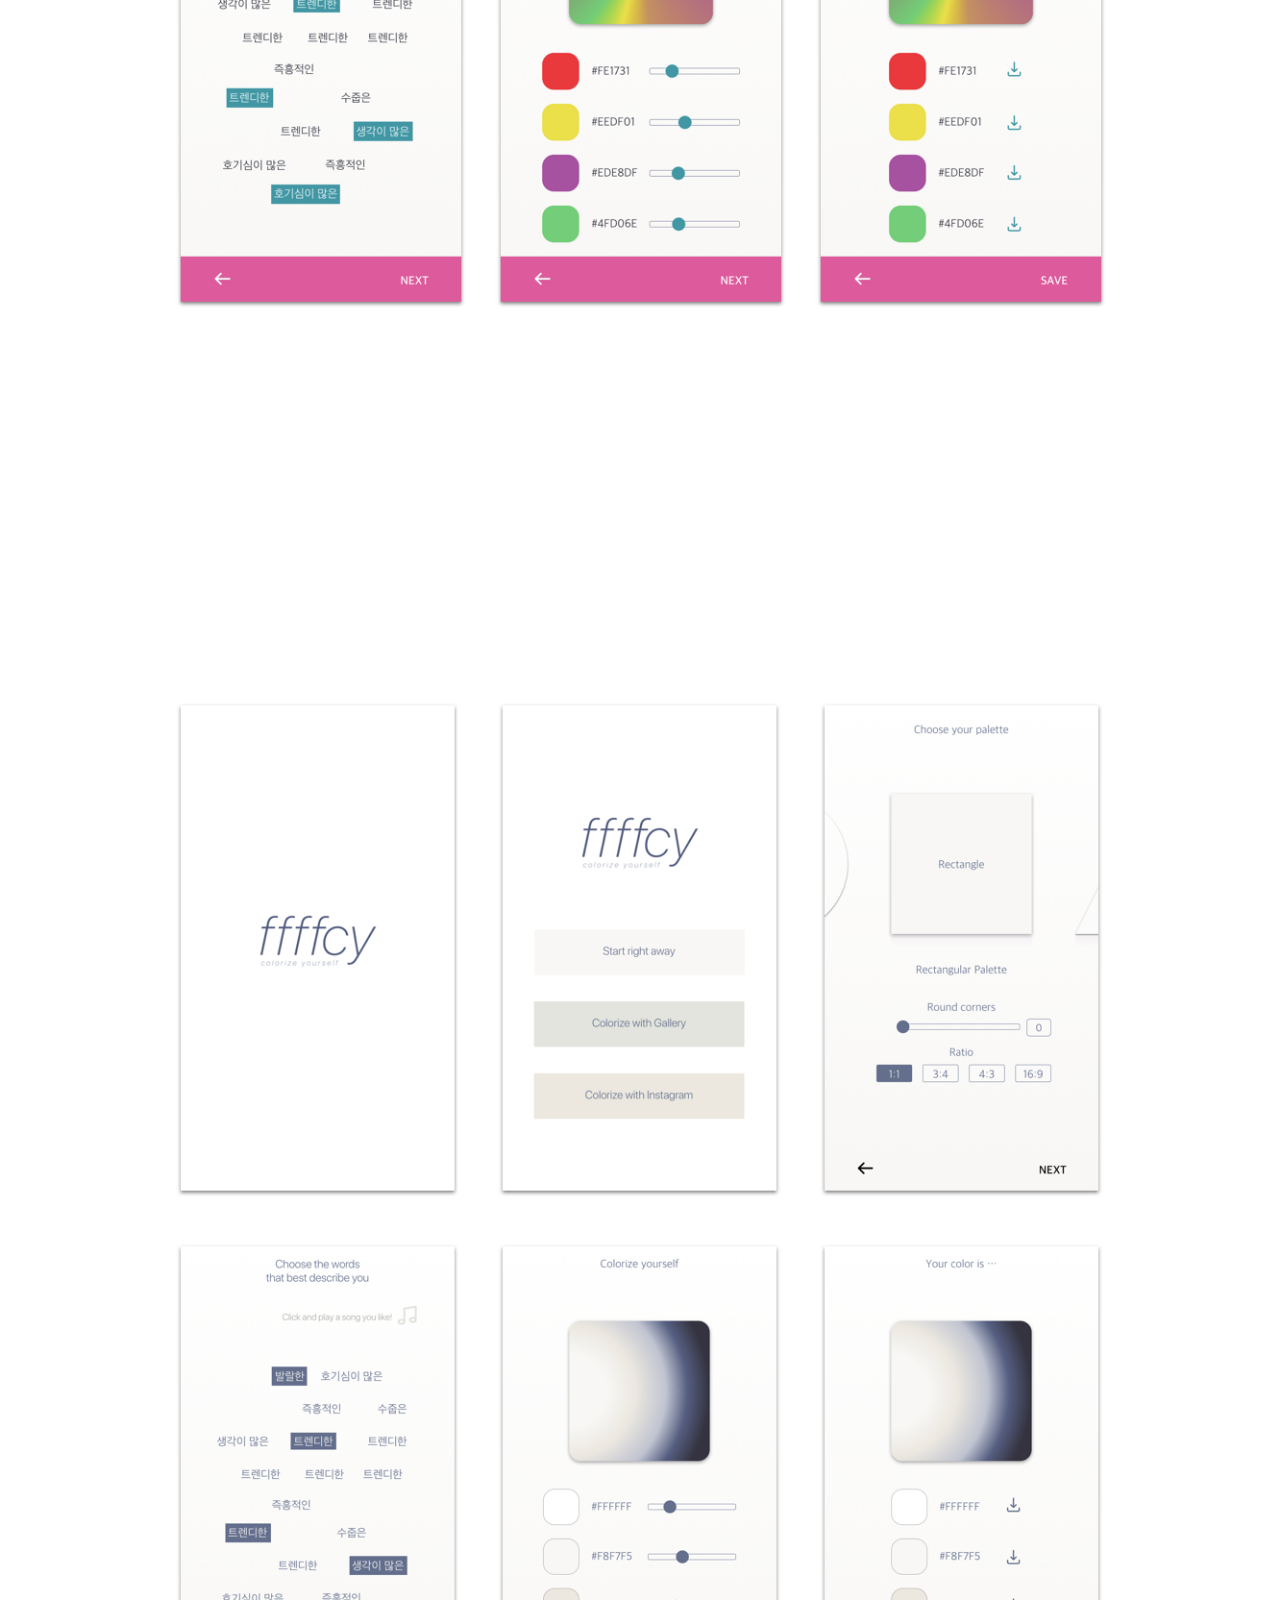
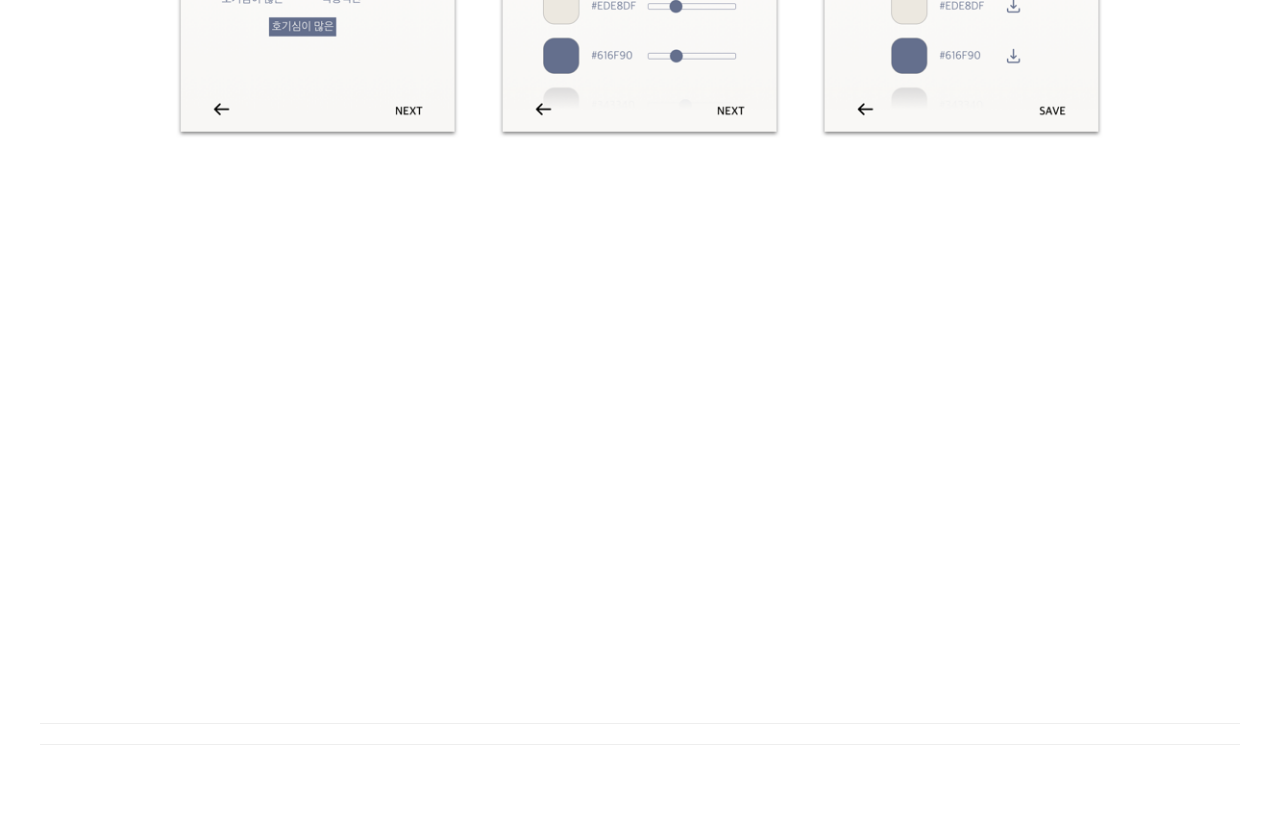
<file: pages/work-single_3p.html>
<!DOCTYPE html>
<html>
  <head>
    <title>Chae Eun Park - Responsive HTML5 Portfolio Template</title>
    <meta name="viewport" content="width=device-width, initial-scale=1, maximum-scale=1">
    <meta charset="utf-8">
    <meta name="format-detection" content="telephone=no">
    <link rel="stylesheet" type="text/css" href="../css/core.css">
    <link rel="stylesheet" type="text/css" href="../css/elements.css">
    <link rel="stylesheet" type="text/css" href="../css/custom.css">
    <link rel="icon" type="image/png" href="../favicon.png?version=1">
  </head>
  <body class="preload">
    <div class="container-fluid">
      <header>
        <div class="container">
          <div class="row">
            <div class="col-md-6 col-xs-10"><a href="../index.html" class="brand">
                <div class="author">Chae Eun Park</div>
                <div class="title">UI/UX Designer</div></a></div>
            <div class="col-md-6 col-xs-2">
              <div class="nav-trigger">
                <div class="bar"></div>
                <div class="bar"></div>
                <div class="bar"></div>
              </div>
            </div>
          </div>
        </div>
      </header>
      <section>
        <div class="container content">
          <div class="row">
            <div class=""><img alt="Self-Color Portrait App Sumbnail" src="..//images/portfolio/my/11b.png"></div>
          </div>
          <div class="row">
            <div class="col-md-12 text-center pt-md pb-lg">
              <h1> Self-Color Portrait Application
              </h1>
            </div>
          </div>
          <div class="row">
            <div class="col-md-4 text-right pb-md">
              <h4>Client</h4>
              <p>School Project</p>
              <h4>year</h4>
              <p>2020</p>
              <h4>What I did</h4>
              <p>Plan, Trend research, Design</p>
            </div>
            <div class=""><img alt="ffffcy app" src="../images/portfolio/my/13.png"></div>
        </div>
        <ul class="menu">
          <li> <a href="../index.html">Work</a></li>
          <li> <a href="../pages/about.html">About</a></li>
          <li> <a href="../pages/contact.html">Contact</a></li>
        </ul>
        <hr>
        <hr>
        <ul class="menu-small">
          <li> <a href="#">Instagram</a></li>
          <li> <a href="#">Facebook</a></li>
          <li> <a href="#">Behance</a></li>
        </ul>
      </div>
    </aside>
    <script src="../js/assets/jquery.js"></script>
    <script src="../js/assets/bootstrap.js"></script>
    <script src="../js/assets/imagesloaded.pkgd.min.js"></script>
    <script src="../js/assets/validation.js"></script>
    <script src="../js/assets/packery.pkgd.min.js"></script>
    <script src="../js/assets/velocity.min.js"></script>
    <script src="../js/assets/typed.min.js"></script>
    <script src="../modules/tera-lightbox/tera-lightbox.js"></script>
    <script src="../js/assets/animsition.js"></script>
    <script src="../js/functions.js"></script>
  </body>
</html>
</file>
<file: css/elements.css>
/*----------------------

  Jane - CSS 1.0
  By Themanoid

  Table of Contents

  00.  Header
  01.  About
  02.  Contact
  03.  Navigation
  04.  Work
  05.  Footer
  06.  Blog

-----------------------*/
.toggleContainer {
  position: fixed;
  right: -100px;
  width: 200px;
  bottom: 0;
  -webkit-transition: all .3s;
  transition: all .3s;
  z-index: 99999;
  padding-left: 100px;
  padding-bottom: 40px;
}

@media screen and (max-width: 768px) {
  .toggleContainer {
    display: none;
  }
}

.toggleContainer .container-caption {
  position: absolute;
  right: 170px;
  bottom: 0;
  margin-bottom: -15px;
  -webkit-transition: all .3s;
  transition: all .3s;
}

.toggleContainer .toggle-container-btn {
  font-size: 42px;
  left: -60px;
  width: 80px;
  -webkit-transition: all .3s;
  transition: all .3s;
  position: relative;
  cursor: pointer;
}

.toggleContainer .option {
  position: relative;
  font-size: 32px;
  width: 40px;
  text-align: center;
  cursor: pointer;
  -webkit-transition: all .3s;
  transition: all .3s;
}

.toggleContainer .option span {
  position: absolute;
  right: -100%;
  padding-right: 10px;
  text-align: right;
  font-size: 11px;
  width: 100px;
  opacity: 0;
  -webkit-transition: all .3s;
  transition: all .3s;
  line-height: 42px;
}

.toggleContainer:hover .container-caption {
  margin-bottom: 65px;
}

.toggleContainer.active {
  right: -60px;
}

.toggleContainer.active .container-caption {
  margin-bottom: 65px;
  right: 130px;
}

.toggleContainer.active .toggle-container-btn {
  left: -20px;
}

.toggleContainer.active .option {
  left: -25px;
}

.toggleContainer.active .option span {
  opacity: 1;
  right: 100%;
  -webkit-transition: all .3s;
  transition: all .3s;
}

.toggleContainer.active .option:hover, .toggleContainer.active .option.active {
  -webkit-transition: all .3s;
  transition: all .3s;
  opacity: .5;
}

/* 00. Header */
header {
  padding: 40px 0;
  width: 100%;
}

@media screen and (max-width: 768px) {
  header {
    padding: 20px 0;
  }
}

header a.brand {
  color: #000;
  text-decoration: none;
  display: block;
}

header a.brand .image {
  height: 40px;
  float: left;
  margin-right: 15px;
}

@media screen and (max-width: 768px) {
  header a.brand {
    margin-top: -2px;
  }
}

header .author {
  padding-top: 3px;
  font-family: "Nexa Bold", Verdana, sans-serif;
  letter-spacing: 2px;
  text-transform: uppercase;
  font-size: 0.8em;
}

header .title {
  font-weight: 300;
  font-family: "Roboto", "Helvetica Neue", Helvetica, sans-serif;
  font-size: 1.2em;
  margin-top: 0;
}

/* 01. About */
ul.list {
  list-style: none;
  padding: 0;
  margin: 30px 0 0;
}

ul.list li {
  font-weight: 300;
  font-size: 1.1em;
  padding: 0;
  margin: 15px 0;
}

/* 02. Contact */
.contact-info {
  font-family: "Roboto", "Helvetica Neue", Helvetica, sans-serif;
  font-weight: 300;
  padding-top: 15px;
}

.contact-info a {
  display: block;
}

.contact-info p, .contact-info a {
  font-size: 1.8em;
  color: #000;
  margin: 10px 0;
}

form {
  width: 100%;
}

form label {
  font-family: "Nexa Bold", Verdana, sans-serif;
  font-weight: normal;
  text-transform: uppercase;
  letter-spacing: 2px;
  font-size: .8em;
  margin-bottom: 10px;
}

form .form-control {
  padding: 15px;
  height: auto;
  background: #f5f5f5;
  border: 0;
  border-radius: 0;
  -webkit-appearance: none;
     -moz-appearance: none;
          appearance: none;
  margin-bottom: 25px;
  font-family: "Playfair Display", Georgia, serif;
  font-size: 1.2em;
  -webkit-transition: all .3s;
  transition: all .3s;
}

@media screen and (max-width: 768px) {
  form .form-control {
    padding: 10px;
  }
}

form .form-control:focus {
  outline: none !important;
  box-shadow: inherit !important;
  background: #000;
  color: #fff;
}

form span {
  font-family: "Playfair Display", Georgia, serif;
  font-size: 1em;
}

@media screen and (max-width: 768px) {
  form span.p-md {
    display: block;
    padding: 20px 0 !important;
  }
}

form textarea.form-control {
  height: 150px;
}

/* 03. Navigation */
.nav-trigger {
  margin: 5px 0;
  float: right;
  cursor: pointer;
  -webkit-transition: all .3s;
  transition: all .3s;
  z-index: 10;
  height: 40px;
  width: 40px;
}

.nav-trigger .bar {
  width: 40px;
  height: 3px;
  background: #000;
  margin: 6px 0 0;
  -webkit-transition: all .3s;
  transition: all .3s;
}

#navigation {
  width: 500px;
  background: #000;
  position: fixed;
  top: 0;
  right: -500px;
  height: 100%;
  -webkit-transition: -webkit-transform .4s;
  transition: -webkit-transform .4s;
  transition: transform .4s;
  transition: transform .4s, -webkit-transform .4s;
}

@media screen and (max-width: 768px) {
  #navigation {
    width: 100%;
    max-width: 350px;
    overflow-y: scroll;
  }
}

#navigation .nav-trigger {
  position: absolute;
  top: -40px;
  left: -5px;
  opacity: 0;
}

#navigation .nav-trigger .bar {
  background: #fff;
  opacity: 0;
  margin: 0;
}

#navigation .nav-trigger .bar:first-child {
  margin-top: 17px;
  opacity: 1;
  -webkit-transform: rotate(45deg);
          transform: rotate(45deg);
}

#navigation .nav-trigger .bar:last-child {
  opacity: 1;
  -webkit-transform: rotate(-45deg);
          transform: rotate(-45deg);
  margin-top: -6px;
}

#navigation .inner {
  margin: 80px;
  position: relative;
  padding-top: 40px;
}

@media screen and (max-width: 768px) {
  #navigation .inner {
    margin: 60px 30px;
    padding-top: 20px;
  }
}

#navigation hr {
  opacity: .3;
  margin: 40px 0;
}

@media screen and (max-width: 768px) {
  #navigation hr {
    margin: 20px 0;
  }
}

#navigation p {
  color: #fff;
  font-size: 1.3em;
  opacity: .7;
  font-family: "Playfair Display", Georgia, serif;
}

ul.menu, ul.menu-small {
  list-style: none;
  padding: 0;
  margin: 10px 0;
}

ul.menu li, ul.menu-small li {
  padding: 0;
  margin: 15px 0;
}

@media screen and (max-width: 768px) {
  ul.menu li, ul.menu-small li {
    margin: 20px 0;
    font-size: 1.2em;
  }
}

ul.menu li:first-child, ul.menu-small li:first-child {
  margin-top: 0;
}

ul.menu li:last-child, ul.menu-small li:last-child {
  margin-bottom: 0;
}

ul.menu li a, ul.menu-small li a {
  display: block;
  color: #fff;
  -webkit-transition: opacity .4s;
  transition: opacity .4s;
  font-size: 0.8em;
  font-family: "Nexa Bold", Verdana, sans-serif;
  letter-spacing: 2px;
  text-transform: uppercase;
}

ul.menu li a:hover, ul.menu-small li a:hover {
  text-decoration: none;
  opacity: .5;
}

ul.menu-small li {
  margin: 15px 10px;
  display: inline-block;
}

@media screen and (max-width: 768px) {
  ul.menu-small li {
    display: block;
    margin: 15px 0;
  }
}

ul.menu-small li:first-child {
  margin-left: 0;
}

ul.menu-small li:last-child {
  margin-right: 0;
}

body.menu-active {
  background: #333;
}

body.menu-active .toggleContainer * {
  color: #fff;
}

body.menu-active header .nav-trigger {
  opacity: 0;
}

body.menu-active #navigation .nav-trigger {
  opacity: 1;
}

body.menu-active .container-fluid {
  opacity: 0.2;
}

@media screen and (min-width: 768px) {
  body.menu-active .container-fluid {
    -webkit-transform: translateX(-500px);
            transform: translateX(-500px);
  }
}

@media screen and (max-width: 768px) {
  body.menu-active .container-fluid {
    -webkit-transform: translateX(0);
            transform: translateX(0);
  }
}

@media screen and (min-width: 768px) {
  body.menu-active #navigation {
    -webkit-transform: translateX(-500px);
            transform: translateX(-500px);
  }
}

@media screen and (max-width: 768px) {
  body.menu-active #navigation {
    -webkit-transform: translateX(-500px);
            transform: translateX(-500px);
  }
}

/* 04. Work */
@-webkit-keyframes itemIn {
  from {
    -webkit-transform: translateY(10px);
            transform: translateY(10px);
    opacity: 0;
  }
  to {
    -webkit-transform: translateY(0);
            transform: translateY(0);
    opacity: 1;
  }
}
@keyframes itemIn {
  from {
    -webkit-transform: translateY(10px);
            transform: translateY(10px);
    opacity: 0;
  }
  to {
    -webkit-transform: translateY(0);
            transform: translateY(0);
    opacity: 1;
  }
}

body.filtering .grid .item {
  -webkit-animation: none !important;
          animation: none !important;
}

.grid {
  -webkit-transition: all .3s;
  transition: all .3s;
}

.grid .item {
  text-decoration: none;
  color: #000;
  margin-bottom: 20px;
}

.grid .item .inner {
  -webkit-animation-name: itemIn;
          animation-name: itemIn;
  -webkit-animation-duration: 1s;
          animation-duration: 1s;
  -webkit-animation-fill-mode: forwards;
          animation-fill-mode: forwards;
  opacity: 0;
  margin-bottom: 30px;
  -webkit-transition: all .3s;
  transition: all .3s;
}

.grid .item:nth-of-type(1) .inner {
  -webkit-animation-delay: 0.4s;
          animation-delay: 0.4s;
}

.grid .item:nth-of-type(2) .inner {
  -webkit-animation-delay: 0.5s;
          animation-delay: 0.5s;
}

.grid .item:nth-of-type(3) .inner {
  -webkit-animation-delay: 0.6s;
          animation-delay: 0.6s;
}

.grid .item:nth-of-type(4) .inner {
  -webkit-animation-delay: 0.7s;
          animation-delay: 0.7s;
}

.grid .item:nth-of-type(5) .inner {
  -webkit-animation-delay: 0.8s;
          animation-delay: 0.8s;
}

.grid .item:nth-of-type(6) .inner {
  -webkit-animation-delay: 0.9s;
          animation-delay: 0.9s;
}

.grid .item:nth-of-type(7) .inner {
  -webkit-animation-delay: 1s;
          animation-delay: 1s;
}

.grid .item:nth-of-type(8) .inner {
  -webkit-animation-delay: 1.1s;
          animation-delay: 1.1s;
}

.grid .item:nth-of-type(9) .inner {
  -webkit-animation-delay: 1.2s;
          animation-delay: 1.2s;
}

.grid .item:nth-of-type(10) .inner {
  -webkit-animation-delay: 1.3s;
          animation-delay: 1.3s;
}

.grid .item:nth-of-type(11) .inner {
  -webkit-animation-delay: 1.4s;
          animation-delay: 1.4s;
}

.grid .item:nth-of-type(12) .inner {
  -webkit-animation-delay: 1.5s;
          animation-delay: 1.5s;
}

.grid .item:nth-of-type(13) .inner {
  -webkit-animation-delay: 1.6s;
          animation-delay: 1.6s;
}

.grid .item:nth-of-type(14) .inner {
  -webkit-animation-delay: 1.7s;
          animation-delay: 1.7s;
}

.grid .item:nth-of-type(15) .inner {
  -webkit-animation-delay: 1.8s;
          animation-delay: 1.8s;
}

.grid .item:nth-of-type(16) .inner {
  -webkit-animation-delay: 1.9s;
          animation-delay: 1.9s;
}

@media screen and (max-width: 768px) {
  .grid .item {
    margin-bottom: 20px;
  }
  .grid .item .inner {
    margin-bottom: 0;
  }
}

.grid .item .thumb {
  position: relative;
  overflow: hidden;
}

.grid .item .thumb:after {
  content: '';
  background: #000;
  position: absolute;
  width: 100%;
  height: 100%;
  top: 0;
  left: 0;
  opacity: 0;
  -webkit-transition: all .3s;
  transition: all .3s;
}

.grid .item .thumb img {
  width: 100%;
  -webkit-transition: all .3s;
  transition: all .3s;
  -webkit-backface-visibility: hidden;
}

.grid .item .caption {
  -webkit-transition: all .3s;
  transition: all .3s;
  position: relative;
}

.grid .item .caption:before, .grid .item .caption:after {
  content: '';
  left: 0;
  right: 0;
  bottom: -20px;
  height: 3px;
  position: absolute;
}

.grid .item .caption:before {
  background: rgba(0, 0, 0, 0.1);
}

.grid .item .caption:after {
  right: 100%;
  background: #000;
  -webkit-transition: all .3s;
  transition: all .3s;
}

.grid .item .caption .title {
  margin-top: 19px;
  font-size: 1.5em;
  font-weight: 300;
  line-height: 1.3;
}

@media screen and (max-width: 768px) {
  .grid .item .caption .title {
    font-size: 1.3em;
    margin-top: 10px;
  }
}

.grid .item .caption .tag {
  margin: 10px 0 20px;
  font-size: 0.8em;
  letter-spacing: 2px;
  text-transform: uppercase;
  font-family: "Nexa Bold", Verdana, sans-serif;
  -webkit-transition: all .3s;
  transition: all .3s;
}

@media screen and (max-width: 768px) {
  .grid .item .caption .tag {
    margin: 10px 0;
    font-size: 0.8em;
  }
}

.grid .item:hover .thumb:after {
  opacity: .2;
}

.grid .item:hover .caption:after {
  right: 0;
}

.filters {
  width: 100%;
  padding: 0;
  margin-bottom: 30px;
}

.filters li {
  display: inline-block;
  margin: 0 10px;
}

@media screen and (max-width: 768px) {
  .filters li {
    display: block;
    margin: 10px 0;
  }
}

.filters li:first-child {
  margin-left: 0;
}

.filters li a {
  color: #000;
  display: inline-block;
  opacity: .2;
  text-decoration: none;
  font-family: "Nexa Bold", Verdana, sans-serif;
  text-transform: uppercase;
  font-size: 11px;
  letter-spacing: 2px;
  -webkit-transition: all .3s;
  transition: all .3s;
}

.filters li a.active, .filters li a:hover {
  opacity: 1;
}

/* 05. Footer */
footer {
  border-top: 1px solid rgba(150, 150, 150, 0.2);
  padding: 100px 0;
  margin-top: 100px;
  color: #000;
  font-family: "Nexa Bold", Verdana, sans-serif;
  text-transform: uppercase;
  letter-spacing: 2px;
  font-size: 0.8em;
}

@media screen and (max-width: 768px) {
  footer {
    padding: 30px;
    margin-top: 30px;
    text-align: center;
  }
}

footer span {
  opacity: .3;
}

footer a {
  margin: 0 10px;
  color: #000;
}

/* 06. Blog */
.grid.blog .item .thumb {
  position: relative;
}

.grid.blog .item .thumb .date {
  position: absolute;
  left: 0;
  top: 0;
  font-family: "Playfair Display", Georgia, serif;
  font-size: 1.4em;
  padding: 20px 25px;
  background: #000;
  color: #fff;
}

@media screen and (max-width: 768px) {
  .grid.blog .item .thumb .date {
    padding: 10px 15px;
    font-size: 1.2em;
  }
}

.grid.blog .item:hover .thumb img {
  opacity: 1;
}

.content .search {
  border: 1px solid rgba(0, 0, 0, 0.2);
}

.content .search .form-control {
  line-height: 1.6;
  height: 40px;
  font-size: 1.1em;
  background: none !important;
  box-shadow: none !important;
  color: rgba(0, 0, 0, 0.4);
}

.content .search .form-control:focus {
  color: #000;
}

.content .search .btn {
  padding: 8px 12px 7px 14px;
  display: block;
  float: right;
  height: 40px;
  font-size: 21px;
  background: #fff !important;
  color: rgba(0, 0, 0, 0.3) !important;
}

.comments {
  margin: 20px 0;
  padding: 0;
}

@media screen and (max-width: 992px) {
  .comments {
    margin-top: 50px;
  }
}

.comments .comment {
  margin: 15px 0;
  position: relative;
}

.comments .comment p {
  font-size: 1.1em;
}

.comments .comment .thumb {
  margin-top: -15px;
  width: 65px;
}

@media screen and (max-width: 992px) {
  .comments .comment .thumb {
    margin-bottom: 15px;
  }
}

@media screen and (max-width: 768px) {
  .comments .comment .thumb {
    margin: 0 auto 30px;
  }
}

.comments .comment a {
  position: absolute;
  right: 0;
  top: 0;
  display: block;
  z-index: 2;
  color: #000;
  opacity: 0;
  -webkit-transition: all .3s;
  transition: all .3s;
}

.comments .comment a .fa-reply {
  margin-left: 5px;
}

.comments .comment a:hover {
  text-decoration: none;
}

.comments .comment:hover a {
  opacity: 1;
}

.comments .comment .message {
  margin-bottom: 40px;
}

.comments .comment .details {
  margin-bottom: 20px;
}

.comments .comment .details .date {
  font-family: "Roboto", "Helvetica Neue", Helvetica, sans-serif;
  font-size: 12px;
  letter-spacing: 2px;
  text-transform: uppercase;
}

@media screen and (max-width: 768px) {
  .comments .comment .details {
    text-align: center;
  }
}

.comments .comment .comment .thumb {
  margin-top: -5px;
  width: 50px;
}

@media screen and (max-width: 768px) {
  .comments .comment .comment {
    padding: 0 20px;
    border-left: 1px solid #f5f5f5;
  }
  .comments .comment .comment p:last-child {
    margin-bottom: 0;
  }
}

.comments .comment .comment .details {
  margin-bottom: 10px;
}

ul.label-list {
  list-style: none;
  margin: 0;
  padding: 0;
}

ul.label-list li {
  margin: 10px 0;
  font-size: 16px;
  color: #555;
  font-weight: 300;
}

@media screen and (max-width: 768px) {
  ul.label-list {
    margin-bottom: 50px;
  }
}

ul.item-list {
  list-style: none;
  margin: 20px 0 0;
  padding: 0;
}

ul.item-list li {
  margin: 12px 0;
}

ul.item-list li a, ul.item-list li span {
  color: #000;
  font-size: 1.2em;
  width: 100%;
  display: block;
  white-space: nowrap;
  overflow: hidden;
  text-overflow: ellipsis;
  position: relative;
  padding-left: 35px;
  text-decoration: none;
  -webkit-transition: all .3s;
  transition: all .3s;
  font-family: "Roboto", "Helvetica Neue", Helvetica, sans-serif;
  font-size: 1.1em;
  font-weight: 400;
}

@media screen and (max-width: 1200px) {
  ul.item-list li a, ul.item-list li span {
    width: 100%;
  }
}

ul.item-list li a:before, ul.item-list li span:before {
  content: '';
  border-top: 1px solid #000;
  -webkit-transition: all .3s;
  transition: all .3s;
  width: 10px;
  height: 1px;
  margin-top: -1px;
  left: 0;
  display: block;
  position: absolute;
  top: 50%;
}

ul.item-list li a:hover, ul.item-list li span:hover {
  padding-left: 45px;
  opacity: .5;
}

ul.item-list li a:hover:before, ul.item-list li span:hover:before {
  opacity: .5;
  width: 30px;
}

ul.item-list li a {
  font-weight: 600;
}

ul.tag-list {
  list-style: none;
  margin: 0;
  padding: 0;
  clear: both;
  float: none;
}

ul.tag-list li {
  display: inline-block;
  padding: 0;
  margin: 0;
}

.label {
  border: 1px solid rgba(0, 0, 0, 0.6);
  padding: 8px 11px 7px;
  color: #000;
  display: inline-block;
  border-radius: 0;
  float: left;
  font-weight: 400;
  font-size: 1em;
  margin: 0 2px 0 0;
  font-family: "Playfair Display", Georgia, serif;
  font-size: 14px;
}

.label:hover {
  opacity: .5;
  color: #000 !important;
}
</file>
<file: css/custom.css>
/* This stylesheet is meant for custom styles, on top of The 8 Template */
</file>
<file: css/core.css>
@charset "UTF-8";
/*--------------
---   Core   ---
---------------*/
/*!
 * Bootstrap v3.3.6 (http://getbootstrap.com)
 * Copyright 2011-2015 Twitter, Inc.
 * Licensed under MIT (https://github.com/twbs/bootstrap/blob/master/LICENSE)
 */
/*! normalize.css v3.0.3 | MIT License | github.com/necolas/normalize.css */
@import url(https://fonts.googleapis.com/css?family=Roboto:400,300,700);
@import url(https://fonts.googleapis.com/css?family=Playfair+Display);
html {
  font-family: -apple-system, BlinkMacSystemFont, 'Segoe UI', Roboto, Oxygen, Ubuntu, Cantarell, 'Open Sans', 'Helvetica Neue', sans-serif;
  -ms-text-size-adjust: 100%;
  -webkit-text-size-adjust: 100%;
}

body {
  margin: 0;
}

article,
aside,
details,
figcaption,
figure,
footer,
header,
hgroup,
main,
menu,
nav,
section,
summary {
  display: block;
}

audio,
canvas,
progress,
video {
  display: inline-block;
  vertical-align: baseline;
}

audio:not([controls]) {
  display: none;
  height: 0;
}

[hidden],
template {
  display: none;
}

a {
  background-color: transparent;
}

a:active,
a:hover {
  outline: 0;
}

abbr[title] {
  border-bottom: 1px dotted;
}

b,
strong {
  font-weight: bold;
}

dfn {
  font-style: italic;
}

h1 {
  font-size: 2em;
  margin: 0.67em 0;
}

mark {
  background: #ff0;
  color: #000;
}

small {
  font-size: 80%;
}

sub,
sup {
  font-size: 75%;
  line-height: 0;
  position: relative;
  vertical-align: baseline;
}

sup {
  top: -0.5em;
}

sub {
  bottom: -0.25em;
}

img {
  border: 0;
}

svg:not(:root) {
  overflow: hidden;
}

figure {
  margin: 1em 40px;
}

hr {
  box-sizing: content-box;
  height: 0;
}

pre {
  overflow: auto;
}

code,
kbd,
pre,
samp {
  font-family: monospace, monospace;
  font-size: 1em;
}

button,
input,
optgroup,
select,
textarea {
  color: inherit;
  font: inherit;
  margin: 0;
}

button {
  overflow: visible;
}

button,
select {
  text-transform: none;
}

button,
html input[type="button"],
input[type="reset"],
input[type="submit"] {
  -webkit-appearance: button;
  cursor: pointer;
}

button[disabled],
html input[disabled] {
  cursor: default;
}

button::-moz-focus-inner,
input::-moz-focus-inner {
  border: 0;
  padding: 0;
}

input {
  line-height: normal;
}

input[type="checkbox"],
input[type="radio"] {
  box-sizing: border-box;
  padding: 0;
}

input[type="number"]::-webkit-inner-spin-button,
input[type="number"]::-webkit-outer-spin-button {
  height: auto;
}

input[type="search"] {
  -webkit-appearance: textfield;
  box-sizing: content-box;
}

input[type="search"]::-webkit-search-cancel-button,
input[type="search"]::-webkit-search-decoration {
  -webkit-appearance: none;
}

fieldset {
  border: 1px solid #c0c0c0;
  margin: 0 2px;
  padding: 0.35em 0.625em 0.75em;
}

legend {
  border: 0;
  padding: 0;
}

textarea {
  overflow: auto;
}

optgroup {
  font-weight: bold;
}

table {
  border-collapse: collapse;
  border-spacing: 0;
}

td,
th {
  padding: 0;
}

/*! Source: https://github.com/h5bp/html5-boilerplate/blob/master/src/css/main.css */
@media print {
  *,
  *:before,
  *:after {
    background: transparent !important;
    color: #000 !important;
    box-shadow: none !important;
    text-shadow: none !important;
  }
  a,
  a:visited {
    text-decoration: underline;
  }
  a[href]:after {
    content: " (" attr(href) ")";
  }
  abbr[title]:after {
    content: " (" attr(title) ")";
  }
  a[href^="#"]:after,
  a[href^="javascript:"]:after {
    content: "";
  }
  pre,
  blockquote {
    border: 1px solid #999;
    page-break-inside: avoid;
  }
  thead {
    display: table-header-group;
  }
  tr,
  img {
    page-break-inside: avoid;
  }
  img {
    max-width: 100% !important;
  }
  p,
  h2,
  h3 {
    orphans: 3;
    widows: 3;
  }
  h2,
  h3 {
    page-break-after: avoid;
  }
  .navbar {
    display: none;
  }
  .btn > .caret,
  .dropup > .btn > .caret {
    border-top-color: #000 !important;
  }
  .label {
    border: 1px solid #000;
  }
  .table {
    border-collapse: collapse !important;
  }
  .table td,
  .table th {
    background-color: #fff !important;
  }
  .table-bordered th,
  .table-bordered td {
    border: 1px solid #ddd !important;
  }
}

@font-face {
  font-family: 'Glyphicons Halflings';
  src: url("../fonts/bootstrap/glyphicons-halflings-regular.eot");
  src: url("../fonts/bootstrap/glyphicons-halflings-regular.eot?#iefix") format("embedded-opentype"), url("../fonts/bootstrap/glyphicons-halflings-regular.woff2") format("woff2"), url("../fonts/bootstrap/glyphicons-halflings-regular.woff") format("woff"), url("../fonts/bootstrap/glyphicons-halflings-regular.ttf") format("truetype"), url("../fonts/bootstrap/glyphicons-halflings-regular.svg#glyphicons_halflingsregular") format("svg");
}

.glyphicon {
  position: relative;
  top: 1px;
  display: inline-block;
  font-family: 'Glyphicons Halflings';
  font-style: normal;
  font-weight: normal;
  line-height: 1;
  -webkit-font-smoothing: antialiased;
  -moz-osx-font-smoothing: grayscale;
}

.glyphicon-asterisk:before {
  content: "\002a";
}

.glyphicon-plus:before {
  content: "\002b";
}

.glyphicon-euro:before,
.glyphicon-eur:before {
  content: "\20ac";
}

.glyphicon-minus:before {
  content: "\2212";
}

.glyphicon-cloud:before {
  content: "\2601";
}

.glyphicon-envelope:before {
  content: "\2709";
}

.glyphicon-pencil:before {
  content: "\270f";
}

.glyphicon-glass:before {
  content: "\e001";
}

.glyphicon-music:before {
  content: "\e002";
}

.glyphicon-search:before {
  content: "\e003";
}

.glyphicon-heart:before {
  content: "\e005";
}

.glyphicon-star:before {
  content: "\e006";
}

.glyphicon-star-empty:before {
  content: "\e007";
}

.glyphicon-user:before {
  content: "\e008";
}

.glyphicon-film:before {
  content: "\e009";
}

.glyphicon-th-large:before {
  content: "\e010";
}

.glyphicon-th:before {
  content: "\e011";
}

.glyphicon-th-list:before {
  content: "\e012";
}

.glyphicon-ok:before {
  content: "\e013";
}

.glyphicon-remove:before {
  content: "\e014";
}

.glyphicon-zoom-in:before {
  content: "\e015";
}

.glyphicon-zoom-out:before {
  content: "\e016";
}

.glyphicon-off:before {
  content: "\e017";
}

.glyphicon-signal:before {
  content: "\e018";
}

.glyphicon-cog:before {
  content: "\e019";
}

.glyphicon-trash:before {
  content: "\e020";
}

.glyphicon-home:before {
  content: "\e021";
}

.glyphicon-file:before {
  content: "\e022";
}

.glyphicon-time:before {
  content: "\e023";
}

.glyphicon-road:before {
  content: "\e024";
}

.glyphicon-download-alt:before {
  content: "\e025";
}

.glyphicon-download:before {
  content: "\e026";
}

.glyphicon-upload:before {
  content: "\e027";
}

.glyphicon-inbox:before {
  content: "\e028";
}

.glyphicon-play-circle:before {
  content: "\e029";
}

.glyphicon-repeat:before {
  content: "\e030";
}

.glyphicon-refresh:before {
  content: "\e031";
}

.glyphicon-list-alt:before {
  content: "\e032";
}

.glyphicon-lock:before {
  content: "\e033";
}

.glyphicon-flag:before {
  content: "\e034";
}

.glyphicon-headphones:before {
  content: "\e035";
}

.glyphicon-volume-off:before {
  content: "\e036";
}

.glyphicon-volume-down:before {
  content: "\e037";
}

.glyphicon-volume-up:before {
  content: "\e038";
}

.glyphicon-qrcode:before {
  content: "\e039";
}

.glyphicon-barcode:before {
  content: "\e040";
}

.glyphicon-tag:before {
  content: "\e041";
}

.glyphicon-tags:before {
  content: "\e042";
}

.glyphicon-book:before {
  content: "\e043";
}

.glyphicon-bookmark:before {
  content: "\e044";
}

.glyphicon-print:before {
  content: "\e045";
}

.glyphicon-camera:before {
  content: "\e046";
}

.glyphicon-font:before {
  content: "\e047";
}

.glyphicon-bold:before {
  content: "\e048";
}

.glyphicon-italic:before {
  content: "\e049";
}

.glyphicon-text-height:before {
  content: "\e050";
}

.glyphicon-text-width:before {
  content: "\e051";
}

.glyphicon-align-left:before {
  content: "\e052";
}

.glyphicon-align-center:before {
  content: "\e053";
}

.glyphicon-align-right:before {
  content: "\e054";
}

.glyphicon-align-justify:before {
  content: "\e055";
}

.glyphicon-list:before {
  content: "\e056";
}

.glyphicon-indent-left:before {
  content: "\e057";
}

.glyphicon-indent-right:before {
  content: "\e058";
}

.glyphicon-facetime-video:before {
  content: "\e059";
}

.glyphicon-picture:before {
  content: "\e060";
}

.glyphicon-map-marker:before {
  content: "\e062";
}

.glyphicon-adjust:before {
  content: "\e063";
}

.glyphicon-tint:before {
  content: "\e064";
}

.glyphicon-edit:before {
  content: "\e065";
}

.glyphicon-share:before {
  content: "\e066";
}

.glyphicon-check:before {
  content: "\e067";
}

.glyphicon-move:before {
  content: "\e068";
}

.glyphicon-step-backward:before {
  content: "\e069";
}

.glyphicon-fast-backward:before {
  content: "\e070";
}

.glyphicon-backward:before {
  content: "\e071";
}

.glyphicon-play:before {
  content: "\e072";
}

.glyphicon-pause:before {
  content: "\e073";
}

.glyphicon-stop:before {
  content: "\e074";
}

.glyphicon-forward:before {
  content: "\e075";
}

.glyphicon-fast-forward:before {
  content: "\e076";
}

.glyphicon-step-forward:before {
  content: "\e077";
}

.glyphicon-eject:before {
  content: "\e078";
}

.glyphicon-chevron-left:before {
  content: "\e079";
}

.glyphicon-chevron-right:before {
  content: "\e080";
}

.glyphicon-plus-sign:before {
  content: "\e081";
}

.glyphicon-minus-sign:before {
  content: "\e082";
}

.glyphicon-remove-sign:before {
  content: "\e083";
}

.glyphicon-ok-sign:before {
  content: "\e084";
}

.glyphicon-question-sign:before {
  content: "\e085";
}

.glyphicon-info-sign:before {
  content: "\e086";
}

.glyphicon-screenshot:before {
  content: "\e087";
}

.glyphicon-remove-circle:before {
  content: "\e088";
}

.glyphicon-ok-circle:before {
  content: "\e089";
}

.glyphicon-ban-circle:before {
  content: "\e090";
}

.glyphicon-arrow-left:before {
  content: "\e091";
}

.glyphicon-arrow-right:before {
  content: "\e092";
}

.glyphicon-arrow-up:before {
  content: "\e093";
}

.glyphicon-arrow-down:before {
  content: "\e094";
}

.glyphicon-share-alt:before {
  content: "\e095";
}

.glyphicon-resize-full:before {
  content: "\e096";
}

.glyphicon-resize-small:before {
  content: "\e097";
}

.glyphicon-exclamation-sign:before {
  content: "\e101";
}

.glyphicon-gift:before {
  content: "\e102";
}

.glyphicon-leaf:before {
  content: "\e103";
}

.glyphicon-fire:before {
  content: "\e104";
}

.glyphicon-eye-open:before {
  content: "\e105";
}

.glyphicon-eye-close:before {
  content: "\e106";
}

.glyphicon-warning-sign:before {
  content: "\e107";
}

.glyphicon-plane:before {
  content: "\e108";
}

.glyphicon-calendar:before {
  content: "\e109";
}

.glyphicon-random:before {
  content: "\e110";
}

.glyphicon-comment:before {
  content: "\e111";
}

.glyphicon-magnet:before {
  content: "\e112";
}

.glyphicon-chevron-up:before {
  content: "\e113";
}

.glyphicon-chevron-down:before {
  content: "\e114";
}

.glyphicon-retweet:before {
  content: "\e115";
}

.glyphicon-shopping-cart:before {
  content: "\e116";
}

.glyphicon-folder-close:before {
  content: "\e117";
}

.glyphicon-folder-open:before {
  content: "\e118";
}

.glyphicon-resize-vertical:before {
  content: "\e119";
}

.glyphicon-resize-horizontal:before {
  content: "\e120";
}

.glyphicon-hdd:before {
  content: "\e121";
}

.glyphicon-bullhorn:before {
  content: "\e122";
}

.glyphicon-bell:before {
  content: "\e123";
}

.glyphicon-certificate:before {
  content: "\e124";
}

.glyphicon-thumbs-up:before {
  content: "\e125";
}

.glyphicon-thumbs-down:before {
  content: "\e126";
}

.glyphicon-hand-right:before {
  content: "\e127";
}

.glyphicon-hand-left:before {
  content: "\e128";
}

.glyphicon-hand-up:before {
  content: "\e129";
}

.glyphicon-hand-down:before {
  content: "\e130";
}

.glyphicon-circle-arrow-right:before {
  content: "\e131";
}

.glyphicon-circle-arrow-left:before {
  content: "\e132";
}

.glyphicon-circle-arrow-up:before {
  content: "\e133";
}

.glyphicon-circle-arrow-down:before {
  content: "\e134";
}

.glyphicon-globe:before {
  content: "\e135";
}

.glyphicon-wrench:before {
  content: "\e136";
}

.glyphicon-tasks:before {
  content: "\e137";
}

.glyphicon-filter:before {
  content: "\e138";
}

.glyphicon-briefcase:before {
  content: "\e139";
}

.glyphicon-fullscreen:before {
  content: "\e140";
}

.glyphicon-dashboard:before {
  content: "\e141";
}

.glyphicon-paperclip:before {
  content: "\e142";
}

.glyphicon-heart-empty:before {
  content: "\e143";
}

.glyphicon-link:before {
  content: "\e144";
}

.glyphicon-phone:before {
  content: "\e145";
}

.glyphicon-pushpin:before {
  content: "\e146";
}

.glyphicon-usd:before {
  content: "\e148";
}

.glyphicon-gbp:before {
  content: "\e149";
}

.glyphicon-sort:before {
  content: "\e150";
}

.glyphicon-sort-by-alphabet:before {
  content: "\e151";
}

.glyphicon-sort-by-alphabet-alt:before {
  content: "\e152";
}

.glyphicon-sort-by-order:before {
  content: "\e153";
}

.glyphicon-sort-by-order-alt:before {
  content: "\e154";
}

.glyphicon-sort-by-attributes:before {
  content: "\e155";
}

.glyphicon-sort-by-attributes-alt:before {
  content: "\e156";
}

.glyphicon-unchecked:before {
  content: "\e157";
}

.glyphicon-expand:before {
  content: "\e158";
}

.glyphicon-collapse-down:before {
  content: "\e159";
}

.glyphicon-collapse-up:before {
  content: "\e160";
}

.glyphicon-log-in:before {
  content: "\e161";
}

.glyphicon-flash:before {
  content: "\e162";
}

.glyphicon-log-out:before {
  content: "\e163";
}

.glyphicon-new-window:before {
  content: "\e164";
}

.glyphicon-record:before {
  content: "\e165";
}

.glyphicon-save:before {
  content: "\e166";
}

.glyphicon-open:before {
  content: "\e167";
}

.glyphicon-saved:before {
  content: "\e168";
}

.glyphicon-import:before {
  content: "\e169";
}

.glyphicon-export:before {
  content: "\e170";
}

.glyphicon-send:before {
  content: "\e171";
}

.glyphicon-floppy-disk:before {
  content: "\e172";
}

.glyphicon-floppy-saved:before {
  content: "\e173";
}

.glyphicon-floppy-remove:before {
  content: "\e174";
}

.glyphicon-floppy-save:before {
  content: "\e175";
}

.glyphicon-floppy-open:before {
  content: "\e176";
}

.glyphicon-credit-card:before {
  content: "\e177";
}

.glyphicon-transfer:before {
  content: "\e178";
}

.glyphicon-cutlery:before {
  content: "\e179";
}

.glyphicon-header:before {
  content: "\e180";
}

.glyphicon-compressed:before {
  content: "\e181";
}

.glyphicon-earphone:before {
  content: "\e182";
}

.glyphicon-phone-alt:before {
  content: "\e183";
}

.glyphicon-tower:before {
  content: "\e184";
}

.glyphicon-stats:before {
  content: "\e185";
}

.glyphicon-sd-video:before {
  content: "\e186";
}

.glyphicon-hd-video:before {
  content: "\e187";
}

.glyphicon-subtitles:before {
  content: "\e188";
}

.glyphicon-sound-stereo:before {
  content: "\e189";
}

.glyphicon-sound-dolby:before {
  content: "\e190";
}

.glyphicon-sound-5-1:before {
  content: "\e191";
}

.glyphicon-sound-6-1:before {
  content: "\e192";
}

.glyphicon-sound-7-1:before {
  content: "\e193";
}

.glyphicon-copyright-mark:before {
  content: "\e194";
}

.glyphicon-registration-mark:before {
  content: "\e195";
}

.glyphicon-cloud-download:before {
  content: "\e197";
}

.glyphicon-cloud-upload:before {
  content: "\e198";
}

.glyphicon-tree-conifer:before {
  content: "\e199";
}

.glyphicon-tree-deciduous:before {
  content: "\e200";
}

.glyphicon-cd:before {
  content: "\e201";
}

.glyphicon-save-file:before {
  content: "\e202";
}

.glyphicon-open-file:before {
  content: "\e203";
}

.glyphicon-level-up:before {
  content: "\e204";
}

.glyphicon-copy:before {
  content: "\e205";
}

.glyphicon-paste:before {
  content: "\e206";
}

.glyphicon-alert:before {
  content: "\e209";
}

.glyphicon-equalizer:before {
  content: "\e210";
}

.glyphicon-king:before {
  content: "\e211";
}

.glyphicon-queen:before {
  content: "\e212";
}

.glyphicon-pawn:before {
  content: "\e213";
}

.glyphicon-bishop:before {
  content: "\e214";
}

.glyphicon-knight:before {
  content: "\e215";
}

.glyphicon-baby-formula:before {
  content: "\e216";
}

.glyphicon-tent:before {
  content: "\26fa";
}

.glyphicon-blackboard:before {
  content: "\e218";
}

.glyphicon-bed:before {
  content: "\e219";
}

.glyphicon-apple:before {
  content: "\f8ff";
}

.glyphicon-erase:before {
  content: "\e221";
}

.glyphicon-hourglass:before {
  content: "\231b";
}

.glyphicon-lamp:before {
  content: "\e223";
}

.glyphicon-duplicate:before {
  content: "\e224";
}

.glyphicon-piggy-bank:before {
  content: "\e225";
}

.glyphicon-scissors:before {
  content: "\e226";
}

.glyphicon-bitcoin:before {
  content: "\e227";
}

.glyphicon-btc:before {
  content: "\e227";
}

.glyphicon-xbt:before {
  content: "\e227";
}

.glyphicon-yen:before {
  content: "\00a5";
}

.glyphicon-jpy:before {
  content: "\00a5";
}

.glyphicon-ruble:before {
  content: "\20bd";
}

.glyphicon-rub:before {
  content: "\20bd";
}

.glyphicon-scale:before {
  content: "\e230";
}

.glyphicon-ice-lolly:before {
  content: "\e231";
}

.glyphicon-ice-lolly-tasted:before {
  content: "\e232";
}

.glyphicon-education:before {
  content: "\e233";
}

.glyphicon-option-horizontal:before {
  content: "\e234";
}

.glyphicon-option-vertical:before {
  content: "\e235";
}

.glyphicon-menu-hamburger:before {
  content: "\e236";
}

.glyphicon-modal-window:before {
  content: "\e237";
}

.glyphicon-oil:before {
  content: "\e238";
}

.glyphicon-grain:before {
  content: "\e239";
}

.glyphicon-sunglasses:before {
  content: "\e240";
}

.glyphicon-text-size:before {
  content: "\e241";
}

.glyphicon-text-color:before {
  content: "\e242";
}

.glyphicon-text-background:before {
  content: "\e243";
}

.glyphicon-object-align-top:before {
  content: "\e244";
}

.glyphicon-object-align-bottom:before {
  content: "\e245";
}

.glyphicon-object-align-horizontal:before {
  content: "\e246";
}

.glyphicon-object-align-left:before {
  content: "\e247";
}

.glyphicon-object-align-vertical:before {
  content: "\e248";
}

.glyphicon-object-align-right:before {
  content: "\e249";
}

.glyphicon-triangle-right:before {
  content: "\e250";
}

.glyphicon-triangle-left:before {
  content: "\e251";
}

.glyphicon-triangle-bottom:before {
  content: "\e252";
}

.glyphicon-triangle-top:before {
  content: "\e253";
}

.glyphicon-console:before {
  content: "\e254";
}

.glyphicon-superscript:before {
  content: "\e255";
}

.glyphicon-subscript:before {
  content: "\e256";
}

.glyphicon-menu-left:before {
  content: "\e257";
}

.glyphicon-menu-right:before {
  content: "\e258";
}

.glyphicon-menu-down:before {
  content: "\e259";
}

.glyphicon-menu-up:before {
  content: "\e260";
}

* {
  box-sizing: border-box;
}

*:before,
*:after {
  box-sizing: border-box;
}

html {
  font-size: 10px;
  -webkit-tap-highlight-color: transparent;
}

body {
  font-family: "Helvetica Neue", Helvetica, Arial, sans-serif;
  font-size: 14px;
  line-height: 1.42857;
  color: #333333;
  background-color: #fff;
}

input,
button,
select,
textarea {
  font-family: inherit;
  font-size: inherit;
  line-height: inherit;
}

a {
  color: #337ab7;
  text-decoration: none;
}

a:hover, a:focus {
  color: #23527c;
  text-decoration: underline;
}

a:focus {
  outline: thin dotted;
  outline: 5px auto -webkit-focus-ring-color;
  outline-offset: -2px;
}

figure {
  margin: 0;
}

img {
  vertical-align: middle;
}

.img-responsive {
  display: block;
  max-width: 100%;
  height: auto;
}

.img-rounded {
  border-radius: 6px;
}

.img-thumbnail {
  padding: 4px;
  line-height: 1.42857;
  background-color: #fff;
  border: 1px solid #ddd;
  border-radius: 4px;
  -webkit-transition: all 0.2s ease-in-out;
  transition: all 0.2s ease-in-out;
  display: inline-block;
  max-width: 100%;
  height: auto;
}

.img-circle {
  border-radius: 50%;
}

hr {
  margin-top: 20px;
  margin-bottom: 20px;
  border: 0;
  border-top: 1px solid #eeeeee;
}

.sr-only {
  position: absolute;
  width: 1px;
  height: 1px;
  margin: -1px;
  padding: 0;
  overflow: hidden;
  clip: rect(0, 0, 0, 0);
  border: 0;
}

.sr-only-focusable:active, .sr-only-focusable:focus {
  position: static;
  width: auto;
  height: auto;
  margin: 0;
  overflow: visible;
  clip: auto;
}

[role="button"] {
  cursor: pointer;
}

h1, h2, h3, h4, h5, h6,
.h1, .h2, .h3, .h4, .h5, .h6 {
  font-family: inherit;
  font-weight: 500;
  line-height: 1.1;
  color: inherit;
}

h1 small,
h1 .small, h2 small,
h2 .small, h3 small,
h3 .small, h4 small,
h4 .small, h5 small,
h5 .small, h6 small,
h6 .small,
.h1 small,
.h1 .small, .h2 small,
.h2 .small, .h3 small,
.h3 .small, .h4 small,
.h4 .small, .h5 small,
.h5 .small, .h6 small,
.h6 .small {
  font-weight: normal;
  line-height: 1;
  color: #777777;
}

h1, .h1,
h2, .h2,
h3, .h3 {
  margin-top: 20px;
  margin-bottom: 10px;
}

h1 small,
h1 .small, .h1 small,
.h1 .small,
h2 small,
h2 .small, .h2 small,
.h2 .small,
h3 small,
h3 .small, .h3 small,
.h3 .small {
  font-size: 65%;
}

h4, .h4,
h5, .h5,
h6, .h6 {
  margin-top: 10px;
  margin-bottom: 10px;
}

h4 small,
h4 .small, .h4 small,
.h4 .small,
h5 small,
h5 .small, .h5 small,
.h5 .small,
h6 small,
h6 .small, .h6 small,
.h6 .small {
  font-size: 75%;
}

h1, .h1 {
  font-size: 36px;
}

h2, .h2 {
  font-size: 30px;
}

h3, .h3 {
  font-size: 24px;
}

h4, .h4 {
  font-size: 18px;
}

h5, .h5 {
  font-size: 14px;
}

h6, .h6 {
  font-size: 12px;
}

p {
  margin: 0 0 10px;
}

.lead {
  margin-bottom: 20px;
  font-size: 16px;
  font-weight: 300;
  line-height: 1.4;
}

@media (min-width: 768px) {
  .lead {
    font-size: 21px;
  }
}

small,
.small {
  font-size: 85%;
}

mark,
.mark {
  background-color: #fcf8e3;
  padding: .2em;
}

.text-left {
  text-align: left;
}

.text-right {
  text-align: right;
}

.text-center {
  text-align: center;
}

.text-justify {
  text-align: justify;
}

.text-nowrap {
  white-space: nowrap;
}

.text-lowercase {
  text-transform: lowercase;
}

.text-uppercase, .initialism {
  text-transform: uppercase;
}

.text-capitalize {
  text-transform: capitalize;
}

.text-muted {
  color: #777777;
}

.text-primary {
  color: #337ab7;
}

a.text-primary:hover,
a.text-primary:focus {
  color: #286090;
}

.text-success {
  color: #3c763d;
}

a.text-success:hover,
a.text-success:focus {
  color: #2b542c;
}

.text-info {
  color: #31708f;
}

a.text-info:hover,
a.text-info:focus {
  color: #245269;
}

.text-warning {
  color: #8a6d3b;
}

a.text-warning:hover,
a.text-warning:focus {
  color: #66512c;
}

.text-danger {
  color: #a94442;
}

a.text-danger:hover,
a.text-danger:focus {
  color: #843534;
}

.bg-primary {
  color: #fff;
}

.bg-primary {
  background-color: #337ab7;
}

a.bg-primary:hover,
a.bg-primary:focus {
  background-color: #286090;
}

.bg-success {
  background-color: #dff0d8;
}

a.bg-success:hover,
a.bg-success:focus {
  background-color: #c1e2b3;
}

.bg-info {
  background-color: #d9edf7;
}

a.bg-info:hover,
a.bg-info:focus {
  background-color: #afd9ee;
}

.bg-warning {
  background-color: #fcf8e3;
}

a.bg-warning:hover,
a.bg-warning:focus {
  background-color: #f7ecb5;
}

.bg-danger {
  background-color: #f2dede;
}

a.bg-danger:hover,
a.bg-danger:focus {
  background-color: #e4b9b9;
}

.page-header {
  padding-bottom: 9px;
  margin: 40px 0 20px;
  border-bottom: 1px solid #eeeeee;
}

ul,
ol {
  margin-top: 0;
  margin-bottom: 10px;
}

ul ul,
ul ol,
ol ul,
ol ol {
  margin-bottom: 0;
}

.list-unstyled {
  padding-left: 0;
  list-style: none;
}

.list-inline {
  padding-left: 0;
  list-style: none;
  margin-left: -5px;
}

.list-inline > li {
  display: inline-block;
  padding-left: 5px;
  padding-right: 5px;
}

dl {
  margin-top: 0;
  margin-bottom: 20px;
}

dt,
dd {
  line-height: 1.42857;
}

dt {
  font-weight: bold;
}

dd {
  margin-left: 0;
}

.dl-horizontal dd:before, .dl-horizontal dd:after {
  content: " ";
  display: table;
}

.dl-horizontal dd:after {
  clear: both;
}

@media (min-width: 768px) {
  .dl-horizontal dt {
    float: left;
    width: 160px;
    clear: left;
    text-align: right;
    overflow: hidden;
    text-overflow: ellipsis;
    white-space: nowrap;
  }
  .dl-horizontal dd {
    margin-left: 180px;
  }
}

abbr[title],
abbr[data-original-title] {
  cursor: help;
  border-bottom: 1px dotted #777777;
}

.initialism {
  font-size: 90%;
}

blockquote {
  padding: 10px 20px;
  margin: 0 0 20px;
  font-size: 17.5px;
  border-left: 5px solid #eeeeee;
}

blockquote p:last-child,
blockquote ul:last-child,
blockquote ol:last-child {
  margin-bottom: 0;
}

blockquote footer,
blockquote small,
blockquote .small {
  display: block;
  font-size: 80%;
  line-height: 1.42857;
  color: #777777;
}

blockquote footer:before,
blockquote small:before,
blockquote .small:before {
  content: '\2014 \00A0';
}

.blockquote-reverse,
blockquote.pull-right {
  padding-right: 15px;
  padding-left: 0;
  border-right: 5px solid #eeeeee;
  border-left: 0;
  text-align: right;
}

.blockquote-reverse footer:before,
.blockquote-reverse small:before,
.blockquote-reverse .small:before,
blockquote.pull-right footer:before,
blockquote.pull-right small:before,
blockquote.pull-right .small:before {
  content: '';
}

.blockquote-reverse footer:after,
.blockquote-reverse small:after,
.blockquote-reverse .small:after,
blockquote.pull-right footer:after,
blockquote.pull-right small:after,
blockquote.pull-right .small:after {
  content: '\00A0 \2014';
}

address {
  margin-bottom: 20px;
  font-style: normal;
  line-height: 1.42857;
}

code,
kbd,
pre,
samp {
  font-family: Menlo, Monaco, Consolas, "Courier New", monospace;
}

code {
  padding: 2px 4px;
  font-size: 90%;
  color: #c7254e;
  background-color: #f9f2f4;
  border-radius: 4px;
}

kbd {
  padding: 2px 4px;
  font-size: 90%;
  color: #fff;
  background-color: #333;
  border-radius: 3px;
  box-shadow: inset 0 -1px 0 rgba(0, 0, 0, 0.25);
}

kbd kbd {
  padding: 0;
  font-size: 100%;
  font-weight: bold;
  box-shadow: none;
}

pre {
  display: block;
  padding: 9.5px;
  margin: 0 0 10px;
  font-size: 13px;
  line-height: 1.42857;
  word-break: break-all;
  word-wrap: break-word;
  color: #333333;
  background-color: #f5f5f5;
  border: 1px solid #ccc;
  border-radius: 4px;
}

pre code {
  padding: 0;
  font-size: inherit;
  color: inherit;
  white-space: pre-wrap;
  background-color: transparent;
  border-radius: 0;
}

.pre-scrollable {
  max-height: 340px;
  overflow-y: scroll;
}

.container {
  margin-right: auto;
  margin-left: auto;
  padding-left: 15px;
  padding-right: 15px;
}

.container:before, .container:after {
  content: " ";
  display: table;
}

.container:after {
  clear: both;
}

@media (min-width: 768px) {
  .container {
    width: 750px;
  }
}

@media (min-width: 992px) {
  .container {
    width: 970px;
  }
}

@media (min-width: 1200px) {
  .container {
    width: 1230px;
  }
}

.container-fluid {
  margin-right: auto;
  margin-left: auto;
  padding-left: 15px;
  padding-right: 15px;
}

.container-fluid:before, .container-fluid:after {
  content: " ";
  display: table;
}

.container-fluid:after {
  clear: both;
}

.row {
  margin-left: -15px;
  margin-right: -15px;
}

.row:before, .row:after {
  content: " ";
  display: table;
}

.row:after {
  clear: both;
}

.col-xs-1, .col-sm-1, .col-md-1, .col-lg-1, .col-xs-2, .col-sm-2, .col-md-2, .col-lg-2, .col-xs-3, .col-sm-3, .col-md-3, .col-lg-3, .col-xs-4, .col-sm-4, .col-md-4, .col-lg-4, .col-xs-5, .col-sm-5, .col-md-5, .col-lg-5, .col-xs-6, .col-sm-6, .col-md-6, .col-lg-6, .col-xs-7, .col-sm-7, .col-md-7, .col-lg-7, .col-xs-8, .col-sm-8, .col-md-8, .col-lg-8, .col-xs-9, .col-sm-9, .col-md-9, .col-lg-9, .col-xs-10, .col-sm-10, .col-md-10, .col-lg-10, .col-xs-11, .col-sm-11, .col-md-11, .col-lg-11, .col-xs-12, .col-sm-12, .col-md-12, .col-lg-12 {
  position: relative;
  min-height: 1px;
  padding-left: 15px;
  padding-right: 15px;
}

.col-xs-1, .col-xs-2, .col-xs-3, .col-xs-4, .col-xs-5, .col-xs-6, .col-xs-7, .col-xs-8, .col-xs-9, .col-xs-10, .col-xs-11, .col-xs-12 {
  float: left;
}

.col-xs-1 {
  width: 8.33333%;
}

.col-xs-2 {
  width: 16.66667%;
}

.col-xs-3 {
  width: 25%;
}

.col-xs-4 {
  width: 33.33333%;
}

.col-xs-5 {
  width: 41.66667%;
}

.col-xs-6 {
  width: 50%;
}

.col-xs-7 {
  width: 58.33333%;
}

.col-xs-8 {
  width: 66.66667%;
}

.col-xs-9 {
  width: 75%;
}

.col-xs-10 {
  width: 83.33333%;
}

.col-xs-11 {
  width: 91.66667%;
}

.col-xs-12 {
  width: 100%;
}

.col-xs-pull-0 {
  right: auto;
}

.col-xs-pull-1 {
  right: 8.33333%;
}

.col-xs-pull-2 {
  right: 16.66667%;
}

.col-xs-pull-3 {
  right: 25%;
}

.col-xs-pull-4 {
  right: 33.33333%;
}

.col-xs-pull-5 {
  right: 41.66667%;
}

.col-xs-pull-6 {
  right: 50%;
}

.col-xs-pull-7 {
  right: 58.33333%;
}

.col-xs-pull-8 {
  right: 66.66667%;
}

.col-xs-pull-9 {
  right: 75%;
}

.col-xs-pull-10 {
  right: 83.33333%;
}

.col-xs-pull-11 {
  right: 91.66667%;
}

.col-xs-pull-12 {
  right: 100%;
}

.col-xs-push-0 {
  left: auto;
}

.col-xs-push-1 {
  left: 8.33333%;
}

.col-xs-push-2 {
  left: 16.66667%;
}

.col-xs-push-3 {
  left: 25%;
}

.col-xs-push-4 {
  left: 33.33333%;
}

.col-xs-push-5 {
  left: 41.66667%;
}

.col-xs-push-6 {
  left: 50%;
}

.col-xs-push-7 {
  left: 58.33333%;
}

.col-xs-push-8 {
  left: 66.66667%;
}

.col-xs-push-9 {
  left: 75%;
}

.col-xs-push-10 {
  left: 83.33333%;
}

.col-xs-push-11 {
  left: 91.66667%;
}

.col-xs-push-12 {
  left: 100%;
}

.col-xs-offset-0 {
  margin-left: 0%;
}

.col-xs-offset-1 {
  margin-left: 8.33333%;
}

.col-xs-offset-2 {
  margin-left: 16.66667%;
}

.col-xs-offset-3 {
  margin-left: 25%;
}

.col-xs-offset-4 {
  margin-left: 33.33333%;
}

.col-xs-offset-5 {
  margin-left: 41.66667%;
}

.col-xs-offset-6 {
  margin-left: 50%;
}

.col-xs-offset-7 {
  margin-left: 58.33333%;
}

.col-xs-offset-8 {
  margin-left: 66.66667%;
}

.col-xs-offset-9 {
  margin-left: 75%;
}

.col-xs-offset-10 {
  margin-left: 83.33333%;
}

.col-xs-offset-11 {
  margin-left: 91.66667%;
}

.col-xs-offset-12 {
  margin-left: 100%;
}

@media (min-width: 768px) {
  .col-sm-1, .col-sm-2, .col-sm-3, .col-sm-4, .col-sm-5, .col-sm-6, .col-sm-7, .col-sm-8, .col-sm-9, .col-sm-10, .col-sm-11, .col-sm-12 {
    float: left;
  }
  .col-sm-1 {
    width: 8.33333%;
  }
  .col-sm-2 {
    width: 16.66667%;
  }
  .col-sm-3 {
    width: 25%;
  }
  .col-sm-4 {
    width: 33.33333%;
  }
  .col-sm-5 {
    width: 41.66667%;
  }
  .col-sm-6 {
    width: 50%;
  }
  .col-sm-7 {
    width: 58.33333%;
  }
  .col-sm-8 {
    width: 66.66667%;
  }
  .col-sm-9 {
    width: 75%;
  }
  .col-sm-10 {
    width: 83.33333%;
  }
  .col-sm-11 {
    width: 91.66667%;
  }
  .col-sm-12 {
    width: 100%;
  }
  .col-sm-pull-0 {
    right: auto;
  }
  .col-sm-pull-1 {
    right: 8.33333%;
  }
  .col-sm-pull-2 {
    right: 16.66667%;
  }
  .col-sm-pull-3 {
    right: 25%;
  }
  .col-sm-pull-4 {
    right: 33.33333%;
  }
  .col-sm-pull-5 {
    right: 41.66667%;
  }
  .col-sm-pull-6 {
    right: 50%;
  }
  .col-sm-pull-7 {
    right: 58.33333%;
  }
  .col-sm-pull-8 {
    right: 66.66667%;
  }
  .col-sm-pull-9 {
    right: 75%;
  }
  .col-sm-pull-10 {
    right: 83.33333%;
  }
  .col-sm-pull-11 {
    right: 91.66667%;
  }
  .col-sm-pull-12 {
    right: 100%;
  }
  .col-sm-push-0 {
    left: auto;
  }
  .col-sm-push-1 {
    left: 8.33333%;
  }
  .col-sm-push-2 {
    left: 16.66667%;
  }
  .col-sm-push-3 {
    left: 25%;
  }
  .col-sm-push-4 {
    left: 33.33333%;
  }
  .col-sm-push-5 {
    left: 41.66667%;
  }
  .col-sm-push-6 {
    left: 50%;
  }
  .col-sm-push-7 {
    left: 58.33333%;
  }
  .col-sm-push-8 {
    left: 66.66667%;
  }
  .col-sm-push-9 {
    left: 75%;
  }
  .col-sm-push-10 {
    left: 83.33333%;
  }
  .col-sm-push-11 {
    left: 91.66667%;
  }
  .col-sm-push-12 {
    left: 100%;
  }
  .col-sm-offset-0 {
    margin-left: 0%;
  }
  .col-sm-offset-1 {
    margin-left: 8.33333%;
  }
  .col-sm-offset-2 {
    margin-left: 16.66667%;
  }
  .col-sm-offset-3 {
    margin-left: 25%;
  }
  .col-sm-offset-4 {
    margin-left: 33.33333%;
  }
  .col-sm-offset-5 {
    margin-left: 41.66667%;
  }
  .col-sm-offset-6 {
    margin-left: 50%;
  }
  .col-sm-offset-7 {
    margin-left: 58.33333%;
  }
  .col-sm-offset-8 {
    margin-left: 66.66667%;
  }
  .col-sm-offset-9 {
    margin-left: 75%;
  }
  .col-sm-offset-10 {
    margin-left: 83.33333%;
  }
  .col-sm-offset-11 {
    margin-left: 91.66667%;
  }
  .col-sm-offset-12 {
    margin-left: 100%;
  }
}

@media (min-width: 992px) {
  .col-md-1, .col-md-2, .col-md-3, .col-md-4, .col-md-5, .col-md-6, .col-md-7, .col-md-8, .col-md-9, .col-md-10, .col-md-11, .col-md-12 {
    float: left;
  }
  .col-md-1 {
    width: 8.33333%;
  }
  .col-md-2 {
    width: 16.66667%;
  }
  .col-md-3 {
    width: 25%;
  }
  .col-md-4 {
    width: 33.33333%;
  }
  .col-md-5 {
    width: 41.66667%;
  }
  .col-md-6 {
    width: 50%;
  }
  .col-md-7 {
    width: 58.33333%;
  }
  .col-md-8 {
    width: 66.66667%;
  }
  .col-md-9 {
    width: 75%;
  }
  .col-md-10 {
    width: 83.33333%;
  }
  .col-md-11 {
    width: 91.66667%;
  }
  .col-md-12 {
    width: 100%;
  }
  .col-md-pull-0 {
    right: auto;
  }
  .col-md-pull-1 {
    right: 8.33333%;
  }
  .col-md-pull-2 {
    right: 16.66667%;
  }
  .col-md-pull-3 {
    right: 25%;
  }
  .col-md-pull-4 {
    right: 33.33333%;
  }
  .col-md-pull-5 {
    right: 41.66667%;
  }
  .col-md-pull-6 {
    right: 50%;
  }
  .col-md-pull-7 {
    right: 58.33333%;
  }
  .col-md-pull-8 {
    right: 66.66667%;
  }
  .col-md-pull-9 {
    right: 75%;
  }
  .col-md-pull-10 {
    right: 83.33333%;
  }
  .col-md-pull-11 {
    right: 91.66667%;
  }
  .col-md-pull-12 {
    right: 100%;
  }
  .col-md-push-0 {
    left: auto;
  }
  .col-md-push-1 {
    left: 8.33333%;
  }
  .col-md-push-2 {
    left: 16.66667%;
  }
  .col-md-push-3 {
    left: 25%;
  }
  .col-md-push-4 {
    left: 33.33333%;
  }
  .col-md-push-5 {
    left: 41.66667%;
  }
  .col-md-push-6 {
    left: 50%;
  }
  .col-md-push-7 {
    left: 58.33333%;
  }
  .col-md-push-8 {
    left: 66.66667%;
  }
  .col-md-push-9 {
    left: 75%;
  }
  .col-md-push-10 {
    left: 83.33333%;
  }
  .col-md-push-11 {
    left: 91.66667%;
  }
  .col-md-push-12 {
    left: 100%;
  }
  .col-md-offset-0 {
    margin-left: 0%;
  }
  .col-md-offset-1 {
    margin-left: 8.33333%;
  }
  .col-md-offset-2 {
    margin-left: 16.66667%;
  }
  .col-md-offset-3 {
    margin-left: 25%;
  }
  .col-md-offset-4 {
    margin-left: 33.33333%;
  }
  .col-md-offset-5 {
    margin-left: 41.66667%;
  }
  .col-md-offset-6 {
    margin-left: 50%;
  }
  .col-md-offset-7 {
    margin-left: 58.33333%;
  }
  .col-md-offset-8 {
    margin-left: 66.66667%;
  }
  .col-md-offset-9 {
    margin-left: 75%;
  }
  .col-md-offset-10 {
    margin-left: 83.33333%;
  }
  .col-md-offset-11 {
    margin-left: 91.66667%;
  }
  .col-md-offset-12 {
    margin-left: 100%;
  }
}

@media (min-width: 1200px) {
  .col-lg-1, .col-lg-2, .col-lg-3, .col-lg-4, .col-lg-5, .col-lg-6, .col-lg-7, .col-lg-8, .col-lg-9, .col-lg-10, .col-lg-11, .col-lg-12 {
    float: left;
  }
  .col-lg-1 {
    width: 8.33333%;
  }
  .col-lg-2 {
    width: 16.66667%;
  }
  .col-lg-3 {
    width: 25%;
  }
  .col-lg-4 {
    width: 33.33333%;
  }
  .col-lg-5 {
    width: 41.66667%;
  }
  .col-lg-6 {
    width: 50%;
  }
  .col-lg-7 {
    width: 58.33333%;
  }
  .col-lg-8 {
    width: 66.66667%;
  }
  .col-lg-9 {
    width: 75%;
  }
  .col-lg-10 {
    width: 83.33333%;
  }
  .col-lg-11 {
    width: 91.66667%;
  }
  .col-lg-12 {
    width: 100%;
  }
  .col-lg-pull-0 {
    right: auto;
  }
  .col-lg-pull-1 {
    right: 8.33333%;
  }
  .col-lg-pull-2 {
    right: 16.66667%;
  }
  .col-lg-pull-3 {
    right: 25%;
  }
  .col-lg-pull-4 {
    right: 33.33333%;
  }
  .col-lg-pull-5 {
    right: 41.66667%;
  }
  .col-lg-pull-6 {
    right: 50%;
  }
  .col-lg-pull-7 {
    right: 58.33333%;
  }
  .col-lg-pull-8 {
    right: 66.66667%;
  }
  .col-lg-pull-9 {
    right: 75%;
  }
  .col-lg-pull-10 {
    right: 83.33333%;
  }
  .col-lg-pull-11 {
    right: 91.66667%;
  }
  .col-lg-pull-12 {
    right: 100%;
  }
  .col-lg-push-0 {
    left: auto;
  }
  .col-lg-push-1 {
    left: 8.33333%;
  }
  .col-lg-push-2 {
    left: 16.66667%;
  }
  .col-lg-push-3 {
    left: 25%;
  }
  .col-lg-push-4 {
    left: 33.33333%;
  }
  .col-lg-push-5 {
    left: 41.66667%;
  }
  .col-lg-push-6 {
    left: 50%;
  }
  .col-lg-push-7 {
    left: 58.33333%;
  }
  .col-lg-push-8 {
    left: 66.66667%;
  }
  .col-lg-push-9 {
    left: 75%;
  }
  .col-lg-push-10 {
    left: 83.33333%;
  }
  .col-lg-push-11 {
    left: 91.66667%;
  }
  .col-lg-push-12 {
    left: 100%;
  }
  .col-lg-offset-0 {
    margin-left: 0%;
  }
  .col-lg-offset-1 {
    margin-left: 8.33333%;
  }
  .col-lg-offset-2 {
    margin-left: 16.66667%;
  }
  .col-lg-offset-3 {
    margin-left: 25%;
  }
  .col-lg-offset-4 {
    margin-left: 33.33333%;
  }
  .col-lg-offset-5 {
    margin-left: 41.66667%;
  }
  .col-lg-offset-6 {
    margin-left: 50%;
  }
  .col-lg-offset-7 {
    margin-left: 58.33333%;
  }
  .col-lg-offset-8 {
    margin-left: 66.66667%;
  }
  .col-lg-offset-9 {
    margin-left: 75%;
  }
  .col-lg-offset-10 {
    margin-left: 83.33333%;
  }
  .col-lg-offset-11 {
    margin-left: 91.66667%;
  }
  .col-lg-offset-12 {
    margin-left: 100%;
  }
}

table {
  background-color: transparent;
}

caption {
  padding-top: 8px;
  padding-bottom: 8px;
  color: #777777;
  text-align: left;
}

th {
  text-align: left;
}

.table {
  width: 100%;
  max-width: 100%;
  margin-bottom: 20px;
}

.table > thead > tr > th,
.table > thead > tr > td,
.table > tbody > tr > th,
.table > tbody > tr > td,
.table > tfoot > tr > th,
.table > tfoot > tr > td {
  padding: 8px;
  line-height: 1.42857;
  vertical-align: top;
  border-top: 1px solid #ddd;
}

.table > thead > tr > th {
  vertical-align: bottom;
  border-bottom: 2px solid #ddd;
}

.table > caption + thead > tr:first-child > th,
.table > caption + thead > tr:first-child > td,
.table > colgroup + thead > tr:first-child > th,
.table > colgroup + thead > tr:first-child > td,
.table > thead:first-child > tr:first-child > th,
.table > thead:first-child > tr:first-child > td {
  border-top: 0;
}

.table > tbody + tbody {
  border-top: 2px solid #ddd;
}

.table .table {
  background-color: #fff;
}

.table-condensed > thead > tr > th,
.table-condensed > thead > tr > td,
.table-condensed > tbody > tr > th,
.table-condensed > tbody > tr > td,
.table-condensed > tfoot > tr > th,
.table-condensed > tfoot > tr > td {
  padding: 5px;
}

.table-bordered {
  border: 1px solid #ddd;
}

.table-bordered > thead > tr > th,
.table-bordered > thead > tr > td,
.table-bordered > tbody > tr > th,
.table-bordered > tbody > tr > td,
.table-bordered > tfoot > tr > th,
.table-bordered > tfoot > tr > td {
  border: 1px solid #ddd;
}

.table-bordered > thead > tr > th,
.table-bordered > thead > tr > td {
  border-bottom-width: 2px;
}

.table-striped > tbody > tr:nth-of-type(odd) {
  background-color: #f9f9f9;
}

.table-hover > tbody > tr:hover {
  background-color: #f5f5f5;
}

table col[class*="col-"] {
  position: static;
  float: none;
  display: table-column;
}

table td[class*="col-"],
table th[class*="col-"] {
  position: static;
  float: none;
  display: table-cell;
}

.table > thead > tr > td.active,
.table > thead > tr > th.active,
.table > thead > tr.active > td,
.table > thead > tr.active > th,
.table > tbody > tr > td.active,
.table > tbody > tr > th.active,
.table > tbody > tr.active > td,
.table > tbody > tr.active > th,
.table > tfoot > tr > td.active,
.table > tfoot > tr > th.active,
.table > tfoot > tr.active > td,
.table > tfoot > tr.active > th {
  background-color: #f5f5f5;
}

.table-hover > tbody > tr > td.active:hover,
.table-hover > tbody > tr > th.active:hover,
.table-hover > tbody > tr.active:hover > td,
.table-hover > tbody > tr:hover > .active,
.table-hover > tbody > tr.active:hover > th {
  background-color: #e8e8e8;
}

.table > thead > tr > td.success,
.table > thead > tr > th.success,
.table > thead > tr.success > td,
.table > thead > tr.success > th,
.table > tbody > tr > td.success,
.table > tbody > tr > th.success,
.table > tbody > tr.success > td,
.table > tbody > tr.success > th,
.table > tfoot > tr > td.success,
.table > tfoot > tr > th.success,
.table > tfoot > tr.success > td,
.table > tfoot > tr.success > th {
  background-color: #dff0d8;
}

.table-hover > tbody > tr > td.success:hover,
.table-hover > tbody > tr > th.success:hover,
.table-hover > tbody > tr.success:hover > td,
.table-hover > tbody > tr:hover > .success,
.table-hover > tbody > tr.success:hover > th {
  background-color: #d0e9c6;
}

.table > thead > tr > td.info,
.table > thead > tr > th.info,
.table > thead > tr.info > td,
.table > thead > tr.info > th,
.table > tbody > tr > td.info,
.table > tbody > tr > th.info,
.table > tbody > tr.info > td,
.table > tbody > tr.info > th,
.table > tfoot > tr > td.info,
.table > tfoot > tr > th.info,
.table > tfoot > tr.info > td,
.table > tfoot > tr.info > th {
  background-color: #d9edf7;
}

.table-hover > tbody > tr > td.info:hover,
.table-hover > tbody > tr > th.info:hover,
.table-hover > tbody > tr.info:hover > td,
.table-hover > tbody > tr:hover > .info,
.table-hover > tbody > tr.info:hover > th {
  background-color: #c4e3f3;
}

.table > thead > tr > td.warning,
.table > thead > tr > th.warning,
.table > thead > tr.warning > td,
.table > thead > tr.warning > th,
.table > tbody > tr > td.warning,
.table > tbody > tr > th.warning,
.table > tbody > tr.warning > td,
.table > tbody > tr.warning > th,
.table > tfoot > tr > td.warning,
.table > tfoot > tr > th.warning,
.table > tfoot > tr.warning > td,
.table > tfoot > tr.warning > th {
  background-color: #fcf8e3;
}

.table-hover > tbody > tr > td.warning:hover,
.table-hover > tbody > tr > th.warning:hover,
.table-hover > tbody > tr.warning:hover > td,
.table-hover > tbody > tr:hover > .warning,
.table-hover > tbody > tr.warning:hover > th {
  background-color: #faf2cc;
}

.table > thead > tr > td.danger,
.table > thead > tr > th.danger,
.table > thead > tr.danger > td,
.table > thead > tr.danger > th,
.table > tbody > tr > td.danger,
.table > tbody > tr > th.danger,
.table > tbody > tr.danger > td,
.table > tbody > tr.danger > th,
.table > tfoot > tr > td.danger,
.table > tfoot > tr > th.danger,
.table > tfoot > tr.danger > td,
.table > tfoot > tr.danger > th {
  background-color: #f2dede;
}

.table-hover > tbody > tr > td.danger:hover,
.table-hover > tbody > tr > th.danger:hover,
.table-hover > tbody > tr.danger:hover > td,
.table-hover > tbody > tr:hover > .danger,
.table-hover > tbody > tr.danger:hover > th {
  background-color: #ebcccc;
}

.table-responsive {
  overflow-x: auto;
  min-height: 0.01%;
}

@media screen and (max-width: 767px) {
  .table-responsive {
    width: 100%;
    margin-bottom: 15px;
    overflow-y: hidden;
    -ms-overflow-style: -ms-autohiding-scrollbar;
    border: 1px solid #ddd;
  }
  .table-responsive > .table {
    margin-bottom: 0;
  }
  .table-responsive > .table > thead > tr > th,
  .table-responsive > .table > thead > tr > td,
  .table-responsive > .table > tbody > tr > th,
  .table-responsive > .table > tbody > tr > td,
  .table-responsive > .table > tfoot > tr > th,
  .table-responsive > .table > tfoot > tr > td {
    white-space: nowrap;
  }
  .table-responsive > .table-bordered {
    border: 0;
  }
  .table-responsive > .table-bordered > thead > tr > th:first-child,
  .table-responsive > .table-bordered > thead > tr > td:first-child,
  .table-responsive > .table-bordered > tbody > tr > th:first-child,
  .table-responsive > .table-bordered > tbody > tr > td:first-child,
  .table-responsive > .table-bordered > tfoot > tr > th:first-child,
  .table-responsive > .table-bordered > tfoot > tr > td:first-child {
    border-left: 0;
  }
  .table-responsive > .table-bordered > thead > tr > th:last-child,
  .table-responsive > .table-bordered > thead > tr > td:last-child,
  .table-responsive > .table-bordered > tbody > tr > th:last-child,
  .table-responsive > .table-bordered > tbody > tr > td:last-child,
  .table-responsive > .table-bordered > tfoot > tr > th:last-child,
  .table-responsive > .table-bordered > tfoot > tr > td:last-child {
    border-right: 0;
  }
  .table-responsive > .table-bordered > tbody > tr:last-child > th,
  .table-responsive > .table-bordered > tbody > tr:last-child > td,
  .table-responsive > .table-bordered > tfoot > tr:last-child > th,
  .table-responsive > .table-bordered > tfoot > tr:last-child > td {
    border-bottom: 0;
  }
}

fieldset {
  padding: 0;
  margin: 0;
  border: 0;
  min-width: 0;
}

legend {
  display: block;
  width: 100%;
  padding: 0;
  margin-bottom: 20px;
  font-size: 21px;
  line-height: inherit;
  color: #333333;
  border: 0;
  border-bottom: 1px solid #e5e5e5;
}

label {
  display: inline-block;
  max-width: 100%;
  margin-bottom: 5px;
  font-weight: bold;
}

input[type="search"] {
  box-sizing: border-box;
}

input[type="radio"],
input[type="checkbox"] {
  margin: 4px 0 0;
  margin-top: 1px \9;
  line-height: normal;
}

input[type="file"] {
  display: block;
}

input[type="range"] {
  display: block;
  width: 100%;
}

select[multiple],
select[size] {
  height: auto;
}

input[type="file"]:focus,
input[type="radio"]:focus,
input[type="checkbox"]:focus {
  outline: thin dotted;
  outline: 5px auto -webkit-focus-ring-color;
  outline-offset: -2px;
}

output {
  display: block;
  padding-top: 7px;
  font-size: 14px;
  line-height: 1.42857;
  color: #555555;
}

.form-control {
  display: block;
  width: 100%;
  height: 34px;
  padding: 6px 12px;
  font-size: 14px;
  line-height: 1.42857;
  color: #555555;
  background-color: #fff;
  background-image: none;
  border: 1px solid #ccc;
  border-radius: 4px;
  box-shadow: inset 0 1px 1px rgba(0, 0, 0, 0.075);
  -webkit-transition: border-color ease-in-out 0.15s, box-shadow ease-in-out 0.15s;
  transition: border-color ease-in-out 0.15s, box-shadow ease-in-out 0.15s;
}

.form-control:focus {
  border-color: #66afe9;
  outline: 0;
  box-shadow: inset 0 1px 1px rgba(0, 0, 0, 0.075), 0 0 8px rgba(102, 175, 233, 0.6);
}

.form-control::-moz-placeholder {
  color: #999;
  opacity: 1;
}

.form-control:-ms-input-placeholder {
  color: #999;
}

.form-control::-webkit-input-placeholder {
  color: #999;
}

.form-control::-ms-expand {
  border: 0;
  background-color: transparent;
}

.form-control[disabled], .form-control[readonly],
fieldset[disabled] .form-control {
  background-color: #eeeeee;
  opacity: 1;
}

.form-control[disabled],
fieldset[disabled] .form-control {
  cursor: not-allowed;
}

textarea.form-control {
  height: auto;
}

input[type="search"] {
  -webkit-appearance: none;
}

@media screen and (-webkit-min-device-pixel-ratio: 0) {
  input[type="date"].form-control,
  input[type="time"].form-control,
  input[type="datetime-local"].form-control,
  input[type="month"].form-control {
    line-height: 34px;
  }
  input[type="date"].input-sm, .input-group-sm > input[type="date"].form-control,
  .input-group-sm > input[type="date"].input-group-addon,
  .input-group-sm > .input-group-btn > input[type="date"].btn,
  .input-group-sm input[type="date"],
  input[type="time"].input-sm,
  .input-group-sm > input[type="time"].form-control,
  .input-group-sm > input[type="time"].input-group-addon,
  .input-group-sm > .input-group-btn > input[type="time"].btn,
  .input-group-sm
  input[type="time"],
  input[type="datetime-local"].input-sm,
  .input-group-sm > input[type="datetime-local"].form-control,
  .input-group-sm > input[type="datetime-local"].input-group-addon,
  .input-group-sm > .input-group-btn > input[type="datetime-local"].btn,
  .input-group-sm
  input[type="datetime-local"],
  input[type="month"].input-sm,
  .input-group-sm > input[type="month"].form-control,
  .input-group-sm > input[type="month"].input-group-addon,
  .input-group-sm > .input-group-btn > input[type="month"].btn,
  .input-group-sm
  input[type="month"] {
    line-height: 30px;
  }
  input[type="date"].input-lg, .input-group-lg > input[type="date"].form-control,
  .input-group-lg > input[type="date"].input-group-addon,
  .input-group-lg > .input-group-btn > input[type="date"].btn,
  .input-group-lg input[type="date"],
  input[type="time"].input-lg,
  .input-group-lg > input[type="time"].form-control,
  .input-group-lg > input[type="time"].input-group-addon,
  .input-group-lg > .input-group-btn > input[type="time"].btn,
  .input-group-lg
  input[type="time"],
  input[type="datetime-local"].input-lg,
  .input-group-lg > input[type="datetime-local"].form-control,
  .input-group-lg > input[type="datetime-local"].input-group-addon,
  .input-group-lg > .input-group-btn > input[type="datetime-local"].btn,
  .input-group-lg
  input[type="datetime-local"],
  input[type="month"].input-lg,
  .input-group-lg > input[type="month"].form-control,
  .input-group-lg > input[type="month"].input-group-addon,
  .input-group-lg > .input-group-btn > input[type="month"].btn,
  .input-group-lg
  input[type="month"] {
    line-height: 46px;
  }
}

.form-group {
  margin-bottom: 15px;
}

.radio,
.checkbox {
  position: relative;
  display: block;
  margin-top: 10px;
  margin-bottom: 10px;
}

.radio label,
.checkbox label {
  min-height: 20px;
  padding-left: 20px;
  margin-bottom: 0;
  font-weight: normal;
  cursor: pointer;
}

.radio input[type="radio"],
.radio-inline input[type="radio"],
.checkbox input[type="checkbox"],
.checkbox-inline input[type="checkbox"] {
  position: absolute;
  margin-left: -20px;
  margin-top: 4px \9;
}

.radio + .radio,
.checkbox + .checkbox {
  margin-top: -5px;
}

.radio-inline,
.checkbox-inline {
  position: relative;
  display: inline-block;
  padding-left: 20px;
  margin-bottom: 0;
  vertical-align: middle;
  font-weight: normal;
  cursor: pointer;
}

.radio-inline + .radio-inline,
.checkbox-inline + .checkbox-inline {
  margin-top: 0;
  margin-left: 10px;
}

input[type="radio"][disabled], input[type="radio"].disabled,
fieldset[disabled] input[type="radio"],
input[type="checkbox"][disabled],
input[type="checkbox"].disabled,
fieldset[disabled]
input[type="checkbox"] {
  cursor: not-allowed;
}

.radio-inline.disabled,
fieldset[disabled] .radio-inline,
.checkbox-inline.disabled,
fieldset[disabled]
.checkbox-inline {
  cursor: not-allowed;
}

.radio.disabled label,
fieldset[disabled] .radio label,
.checkbox.disabled label,
fieldset[disabled]
.checkbox label {
  cursor: not-allowed;
}

.form-control-static {
  padding-top: 7px;
  padding-bottom: 7px;
  margin-bottom: 0;
  min-height: 34px;
}

.form-control-static.input-lg, .input-group-lg > .form-control-static.form-control,
.input-group-lg > .form-control-static.input-group-addon,
.input-group-lg > .input-group-btn > .form-control-static.btn, .form-control-static.input-sm, .input-group-sm > .form-control-static.form-control,
.input-group-sm > .form-control-static.input-group-addon,
.input-group-sm > .input-group-btn > .form-control-static.btn {
  padding-left: 0;
  padding-right: 0;
}

.input-sm, .input-group-sm > .form-control,
.input-group-sm > .input-group-addon,
.input-group-sm > .input-group-btn > .btn {
  height: 30px;
  padding: 5px 10px;
  font-size: 12px;
  line-height: 1.5;
  border-radius: 3px;
}

select.input-sm, .input-group-sm > select.form-control,
.input-group-sm > select.input-group-addon,
.input-group-sm > .input-group-btn > select.btn {
  height: 30px;
  line-height: 30px;
}

textarea.input-sm, .input-group-sm > textarea.form-control,
.input-group-sm > textarea.input-group-addon,
.input-group-sm > .input-group-btn > textarea.btn,
select[multiple].input-sm,
.input-group-sm > select[multiple].form-control,
.input-group-sm > select[multiple].input-group-addon,
.input-group-sm > .input-group-btn > select[multiple].btn {
  height: auto;
}

.form-group-sm .form-control {
  height: 30px;
  padding: 5px 10px;
  font-size: 12px;
  line-height: 1.5;
  border-radius: 3px;
}

.form-group-sm select.form-control {
  height: 30px;
  line-height: 30px;
}

.form-group-sm textarea.form-control,
.form-group-sm select[multiple].form-control {
  height: auto;
}

.form-group-sm .form-control-static {
  height: 30px;
  min-height: 32px;
  padding: 6px 10px;
  font-size: 12px;
  line-height: 1.5;
}

.input-lg, .input-group-lg > .form-control,
.input-group-lg > .input-group-addon,
.input-group-lg > .input-group-btn > .btn {
  height: 46px;
  padding: 10px 16px;
  font-size: 18px;
  line-height: 1.33333;
  border-radius: 6px;
}

select.input-lg, .input-group-lg > select.form-control,
.input-group-lg > select.input-group-addon,
.input-group-lg > .input-group-btn > select.btn {
  height: 46px;
  line-height: 46px;
}

textarea.input-lg, .input-group-lg > textarea.form-control,
.input-group-lg > textarea.input-group-addon,
.input-group-lg > .input-group-btn > textarea.btn,
select[multiple].input-lg,
.input-group-lg > select[multiple].form-control,
.input-group-lg > select[multiple].input-group-addon,
.input-group-lg > .input-group-btn > select[multiple].btn {
  height: auto;
}

.form-group-lg .form-control {
  height: 46px;
  padding: 10px 16px;
  font-size: 18px;
  line-height: 1.33333;
  border-radius: 6px;
}

.form-group-lg select.form-control {
  height: 46px;
  line-height: 46px;
}

.form-group-lg textarea.form-control,
.form-group-lg select[multiple].form-control {
  height: auto;
}

.form-group-lg .form-control-static {
  height: 46px;
  min-height: 38px;
  padding: 11px 16px;
  font-size: 18px;
  line-height: 1.33333;
}

.has-feedback {
  position: relative;
}

.has-feedback .form-control {
  padding-right: 42.5px;
}

.form-control-feedback {
  position: absolute;
  top: 0;
  right: 0;
  z-index: 2;
  display: block;
  width: 34px;
  height: 34px;
  line-height: 34px;
  text-align: center;
  pointer-events: none;
}

.input-lg + .form-control-feedback, .input-group-lg > .form-control + .form-control-feedback,
.input-group-lg > .input-group-addon + .form-control-feedback,
.input-group-lg > .input-group-btn > .btn + .form-control-feedback,
.input-group-lg + .form-control-feedback,
.form-group-lg .form-control + .form-control-feedback {
  width: 46px;
  height: 46px;
  line-height: 46px;
}

.input-sm + .form-control-feedback, .input-group-sm > .form-control + .form-control-feedback,
.input-group-sm > .input-group-addon + .form-control-feedback,
.input-group-sm > .input-group-btn > .btn + .form-control-feedback,
.input-group-sm + .form-control-feedback,
.form-group-sm .form-control + .form-control-feedback {
  width: 30px;
  height: 30px;
  line-height: 30px;
}

.has-success .help-block,
.has-success .control-label,
.has-success .radio,
.has-success .checkbox,
.has-success .radio-inline,
.has-success .checkbox-inline,
.has-success.radio label,
.has-success.checkbox label,
.has-success.radio-inline label,
.has-success.checkbox-inline label {
  color: #3c763d;
}

.has-success .form-control {
  border-color: #3c763d;
  box-shadow: inset 0 1px 1px rgba(0, 0, 0, 0.075);
}

.has-success .form-control:focus {
  border-color: #2b542c;
  box-shadow: inset 0 1px 1px rgba(0, 0, 0, 0.075), 0 0 6px #67b168;
}

.has-success .input-group-addon {
  color: #3c763d;
  border-color: #3c763d;
  background-color: #dff0d8;
}

.has-success .form-control-feedback {
  color: #3c763d;
}

.has-warning .help-block,
.has-warning .control-label,
.has-warning .radio,
.has-warning .checkbox,
.has-warning .radio-inline,
.has-warning .checkbox-inline,
.has-warning.radio label,
.has-warning.checkbox label,
.has-warning.radio-inline label,
.has-warning.checkbox-inline label {
  color: #8a6d3b;
}

.has-warning .form-control {
  border-color: #8a6d3b;
  box-shadow: inset 0 1px 1px rgba(0, 0, 0, 0.075);
}

.has-warning .form-control:focus {
  border-color: #66512c;
  box-shadow: inset 0 1px 1px rgba(0, 0, 0, 0.075), 0 0 6px #c0a16b;
}

.has-warning .input-group-addon {
  color: #8a6d3b;
  border-color: #8a6d3b;
  background-color: #fcf8e3;
}

.has-warning .form-control-feedback {
  color: #8a6d3b;
}

.has-error .help-block,
.has-error .control-label,
.has-error .radio,
.has-error .checkbox,
.has-error .radio-inline,
.has-error .checkbox-inline,
.has-error.radio label,
.has-error.checkbox label,
.has-error.radio-inline label,
.has-error.checkbox-inline label {
  color: #a94442;
}

.has-error .form-control {
  border-color: #a94442;
  box-shadow: inset 0 1px 1px rgba(0, 0, 0, 0.075);
}

.has-error .form-control:focus {
  border-color: #843534;
  box-shadow: inset 0 1px 1px rgba(0, 0, 0, 0.075), 0 0 6px #ce8483;
}

.has-error .input-group-addon {
  color: #a94442;
  border-color: #a94442;
  background-color: #f2dede;
}

.has-error .form-control-feedback {
  color: #a94442;
}

.has-feedback label ~ .form-control-feedback {
  top: 25px;
}

.has-feedback label.sr-only ~ .form-control-feedback {
  top: 0;
}

.help-block {
  display: block;
  margin-top: 5px;
  margin-bottom: 10px;
  color: #737373;
}

@media (min-width: 768px) {
  .form-inline .form-group {
    display: inline-block;
    margin-bottom: 0;
    vertical-align: middle;
  }
  .form-inline .form-control {
    display: inline-block;
    width: auto;
    vertical-align: middle;
  }
  .form-inline .form-control-static {
    display: inline-block;
  }
  .form-inline .input-group {
    display: inline-table;
    vertical-align: middle;
  }
  .form-inline .input-group .input-group-addon,
  .form-inline .input-group .input-group-btn,
  .form-inline .input-group .form-control {
    width: auto;
  }
  .form-inline .input-group > .form-control {
    width: 100%;
  }
  .form-inline .control-label {
    margin-bottom: 0;
    vertical-align: middle;
  }
  .form-inline .radio,
  .form-inline .checkbox {
    display: inline-block;
    margin-top: 0;
    margin-bottom: 0;
    vertical-align: middle;
  }
  .form-inline .radio label,
  .form-inline .checkbox label {
    padding-left: 0;
  }
  .form-inline .radio input[type="radio"],
  .form-inline .checkbox input[type="checkbox"] {
    position: relative;
    margin-left: 0;
  }
  .form-inline .has-feedback .form-control-feedback {
    top: 0;
  }
}

.form-horizontal .radio,
.form-horizontal .checkbox,
.form-horizontal .radio-inline,
.form-horizontal .checkbox-inline {
  margin-top: 0;
  margin-bottom: 0;
  padding-top: 7px;
}

.form-horizontal .radio,
.form-horizontal .checkbox {
  min-height: 27px;
}

.form-horizontal .form-group {
  margin-left: -15px;
  margin-right: -15px;
}

.form-horizontal .form-group:before, .form-horizontal .form-group:after {
  content: " ";
  display: table;
}

.form-horizontal .form-group:after {
  clear: both;
}

@media (min-width: 768px) {
  .form-horizontal .control-label {
    text-align: right;
    margin-bottom: 0;
    padding-top: 7px;
  }
}

.form-horizontal .has-feedback .form-control-feedback {
  right: 15px;
}

@media (min-width: 768px) {
  .form-horizontal .form-group-lg .control-label {
    padding-top: 11px;
    font-size: 18px;
  }
}

@media (min-width: 768px) {
  .form-horizontal .form-group-sm .control-label {
    padding-top: 6px;
    font-size: 12px;
  }
}

.btn {
  display: inline-block;
  margin-bottom: 0;
  font-weight: normal;
  text-align: center;
  vertical-align: middle;
  -ms-touch-action: manipulation;
      touch-action: manipulation;
  cursor: pointer;
  background-image: none;
  border: 1px solid transparent;
  white-space: nowrap;
  padding: 6px 12px;
  font-size: 14px;
  line-height: 1.42857;
  border-radius: 4px;
  -webkit-user-select: none;
  -moz-user-select: none;
  -ms-user-select: none;
  user-select: none;
}

.btn:focus, .btn.focus, .btn:active:focus, .btn:active.focus, .btn.active:focus, .btn.active.focus {
  outline: thin dotted;
  outline: 5px auto -webkit-focus-ring-color;
  outline-offset: -2px;
}

.btn:hover, .btn:focus, .btn.focus {
  color: #333;
  text-decoration: none;
}

.btn:active, .btn.active {
  outline: 0;
  background-image: none;
  box-shadow: inset 0 3px 5px rgba(0, 0, 0, 0.125);
}

.btn.disabled, .btn[disabled],
fieldset[disabled] .btn {
  cursor: not-allowed;
  opacity: 0.65;
  filter: alpha(opacity=65);
  box-shadow: none;
}

a.btn.disabled,
fieldset[disabled] a.btn {
  pointer-events: none;
}

.btn-default {
  color: #333;
  background-color: #fff;
  border-color: #ccc;
}

.btn-default:focus, .btn-default.focus {
  color: #333;
  background-color: #e6e6e6;
  border-color: #8c8c8c;
}

.btn-default:hover {
  color: #333;
  background-color: #e6e6e6;
  border-color: #adadad;
}

.btn-default:active, .btn-default.active,
.open > .btn-default.dropdown-toggle {
  color: #333;
  background-color: #e6e6e6;
  border-color: #adadad;
}

.btn-default:active:hover, .btn-default:active:focus, .btn-default:active.focus, .btn-default.active:hover, .btn-default.active:focus, .btn-default.active.focus,
.open > .btn-default.dropdown-toggle:hover,
.open > .btn-default.dropdown-toggle:focus,
.open > .btn-default.dropdown-toggle.focus {
  color: #333;
  background-color: #d4d4d4;
  border-color: #8c8c8c;
}

.btn-default:active, .btn-default.active,
.open > .btn-default.dropdown-toggle {
  background-image: none;
}

.btn-default.disabled:hover, .btn-default.disabled:focus, .btn-default.disabled.focus, .btn-default[disabled]:hover, .btn-default[disabled]:focus, .btn-default[disabled].focus,
fieldset[disabled] .btn-default:hover,
fieldset[disabled] .btn-default:focus,
fieldset[disabled] .btn-default.focus {
  background-color: #fff;
  border-color: #ccc;
}

.btn-default .badge {
  color: #fff;
  background-color: #333;
}

.btn-primary {
  color: #fff;
  background-color: #337ab7;
  border-color: #2e6da4;
}

.btn-primary:focus, .btn-primary.focus {
  color: #fff;
  background-color: #286090;
  border-color: #122b40;
}

.btn-primary:hover {
  color: #fff;
  background-color: #286090;
  border-color: #204d74;
}

.btn-primary:active, .btn-primary.active,
.open > .btn-primary.dropdown-toggle {
  color: #fff;
  background-color: #286090;
  border-color: #204d74;
}

.btn-primary:active:hover, .btn-primary:active:focus, .btn-primary:active.focus, .btn-primary.active:hover, .btn-primary.active:focus, .btn-primary.active.focus,
.open > .btn-primary.dropdown-toggle:hover,
.open > .btn-primary.dropdown-toggle:focus,
.open > .btn-primary.dropdown-toggle.focus {
  color: #fff;
  background-color: #204d74;
  border-color: #122b40;
}

.btn-primary:active, .btn-primary.active,
.open > .btn-primary.dropdown-toggle {
  background-image: none;
}

.btn-primary.disabled:hover, .btn-primary.disabled:focus, .btn-primary.disabled.focus, .btn-primary[disabled]:hover, .btn-primary[disabled]:focus, .btn-primary[disabled].focus,
fieldset[disabled] .btn-primary:hover,
fieldset[disabled] .btn-primary:focus,
fieldset[disabled] .btn-primary.focus {
  background-color: #337ab7;
  border-color: #2e6da4;
}

.btn-primary .badge {
  color: #337ab7;
  background-color: #fff;
}

.btn-success {
  color: #fff;
  background-color: #5cb85c;
  border-color: #4cae4c;
}

.btn-success:focus, .btn-success.focus {
  color: #fff;
  background-color: #449d44;
  border-color: #255625;
}

.btn-success:hover {
  color: #fff;
  background-color: #449d44;
  border-color: #398439;
}

.btn-success:active, .btn-success.active,
.open > .btn-success.dropdown-toggle {
  color: #fff;
  background-color: #449d44;
  border-color: #398439;
}

.btn-success:active:hover, .btn-success:active:focus, .btn-success:active.focus, .btn-success.active:hover, .btn-success.active:focus, .btn-success.active.focus,
.open > .btn-success.dropdown-toggle:hover,
.open > .btn-success.dropdown-toggle:focus,
.open > .btn-success.dropdown-toggle.focus {
  color: #fff;
  background-color: #398439;
  border-color: #255625;
}

.btn-success:active, .btn-success.active,
.open > .btn-success.dropdown-toggle {
  background-image: none;
}

.btn-success.disabled:hover, .btn-success.disabled:focus, .btn-success.disabled.focus, .btn-success[disabled]:hover, .btn-success[disabled]:focus, .btn-success[disabled].focus,
fieldset[disabled] .btn-success:hover,
fieldset[disabled] .btn-success:focus,
fieldset[disabled] .btn-success.focus {
  background-color: #5cb85c;
  border-color: #4cae4c;
}

.btn-success .badge {
  color: #5cb85c;
  background-color: #fff;
}

.btn-info {
  color: #fff;
  background-color: #5bc0de;
  border-color: #46b8da;
}

.btn-info:focus, .btn-info.focus {
  color: #fff;
  background-color: #31b0d5;
  border-color: #1b6d85;
}

.btn-info:hover {
  color: #fff;
  background-color: #31b0d5;
  border-color: #269abc;
}

.btn-info:active, .btn-info.active,
.open > .btn-info.dropdown-toggle {
  color: #fff;
  background-color: #31b0d5;
  border-color: #269abc;
}

.btn-info:active:hover, .btn-info:active:focus, .btn-info:active.focus, .btn-info.active:hover, .btn-info.active:focus, .btn-info.active.focus,
.open > .btn-info.dropdown-toggle:hover,
.open > .btn-info.dropdown-toggle:focus,
.open > .btn-info.dropdown-toggle.focus {
  color: #fff;
  background-color: #269abc;
  border-color: #1b6d85;
}

.btn-info:active, .btn-info.active,
.open > .btn-info.dropdown-toggle {
  background-image: none;
}

.btn-info.disabled:hover, .btn-info.disabled:focus, .btn-info.disabled.focus, .btn-info[disabled]:hover, .btn-info[disabled]:focus, .btn-info[disabled].focus,
fieldset[disabled] .btn-info:hover,
fieldset[disabled] .btn-info:focus,
fieldset[disabled] .btn-info.focus {
  background-color: #5bc0de;
  border-color: #46b8da;
}

.btn-info .badge {
  color: #5bc0de;
  background-color: #fff;
}

.btn-warning {
  color: #fff;
  background-color: #f0ad4e;
  border-color: #eea236;
}

.btn-warning:focus, .btn-warning.focus {
  color: #fff;
  background-color: #ec971f;
  border-color: #985f0d;
}

.btn-warning:hover {
  color: #fff;
  background-color: #ec971f;
  border-color: #d58512;
}

.btn-warning:active, .btn-warning.active,
.open > .btn-warning.dropdown-toggle {
  color: #fff;
  background-color: #ec971f;
  border-color: #d58512;
}

.btn-warning:active:hover, .btn-warning:active:focus, .btn-warning:active.focus, .btn-warning.active:hover, .btn-warning.active:focus, .btn-warning.active.focus,
.open > .btn-warning.dropdown-toggle:hover,
.open > .btn-warning.dropdown-toggle:focus,
.open > .btn-warning.dropdown-toggle.focus {
  color: #fff;
  background-color: #d58512;
  border-color: #985f0d;
}

.btn-warning:active, .btn-warning.active,
.open > .btn-warning.dropdown-toggle {
  background-image: none;
}

.btn-warning.disabled:hover, .btn-warning.disabled:focus, .btn-warning.disabled.focus, .btn-warning[disabled]:hover, .btn-warning[disabled]:focus, .btn-warning[disabled].focus,
fieldset[disabled] .btn-warning:hover,
fieldset[disabled] .btn-warning:focus,
fieldset[disabled] .btn-warning.focus {
  background-color: #f0ad4e;
  border-color: #eea236;
}

.btn-warning .badge {
  color: #f0ad4e;
  background-color: #fff;
}

.btn-danger {
  color: #fff;
  background-color: #d9534f;
  border-color: #d43f3a;
}

.btn-danger:focus, .btn-danger.focus {
  color: #fff;
  background-color: #c9302c;
  border-color: #761c19;
}

.btn-danger:hover {
  color: #fff;
  background-color: #c9302c;
  border-color: #ac2925;
}

.btn-danger:active, .btn-danger.active,
.open > .btn-danger.dropdown-toggle {
  color: #fff;
  background-color: #c9302c;
  border-color: #ac2925;
}

.btn-danger:active:hover, .btn-danger:active:focus, .btn-danger:active.focus, .btn-danger.active:hover, .btn-danger.active:focus, .btn-danger.active.focus,
.open > .btn-danger.dropdown-toggle:hover,
.open > .btn-danger.dropdown-toggle:focus,
.open > .btn-danger.dropdown-toggle.focus {
  color: #fff;
  background-color: #ac2925;
  border-color: #761c19;
}

.btn-danger:active, .btn-danger.active,
.open > .btn-danger.dropdown-toggle {
  background-image: none;
}

.btn-danger.disabled:hover, .btn-danger.disabled:focus, .btn-danger.disabled.focus, .btn-danger[disabled]:hover, .btn-danger[disabled]:focus, .btn-danger[disabled].focus,
fieldset[disabled] .btn-danger:hover,
fieldset[disabled] .btn-danger:focus,
fieldset[disabled] .btn-danger.focus {
  background-color: #d9534f;
  border-color: #d43f3a;
}

.btn-danger .badge {
  color: #d9534f;
  background-color: #fff;
}

.btn-link {
  color: #337ab7;
  font-weight: normal;
  border-radius: 0;
}

.btn-link, .btn-link:active, .btn-link.active, .btn-link[disabled],
fieldset[disabled] .btn-link {
  background-color: transparent;
  box-shadow: none;
}

.btn-link, .btn-link:hover, .btn-link:focus, .btn-link:active {
  border-color: transparent;
}

.btn-link:hover, .btn-link:focus {
  color: #23527c;
  text-decoration: underline;
  background-color: transparent;
}

.btn-link[disabled]:hover, .btn-link[disabled]:focus,
fieldset[disabled] .btn-link:hover,
fieldset[disabled] .btn-link:focus {
  color: #777777;
  text-decoration: none;
}

.btn-lg, .btn-group-lg > .btn {
  padding: 10px 16px;
  font-size: 18px;
  line-height: 1.33333;
  border-radius: 6px;
}

.btn-sm, .btn-group-sm > .btn {
  padding: 5px 10px;
  font-size: 12px;
  line-height: 1.5;
  border-radius: 3px;
}

.btn-xs, .btn-group-xs > .btn {
  padding: 1px 5px;
  font-size: 12px;
  line-height: 1.5;
  border-radius: 3px;
}

.btn-block {
  display: block;
  width: 100%;
}

.btn-block + .btn-block {
  margin-top: 5px;
}

input[type="submit"].btn-block,
input[type="reset"].btn-block,
input[type="button"].btn-block {
  width: 100%;
}

.fade {
  opacity: 0;
  -webkit-transition: opacity 0.15s linear;
  transition: opacity 0.15s linear;
}

.fade.in {
  opacity: 1;
}

.collapse {
  display: none;
}

.collapse.in {
  display: block;
}

tr.collapse.in {
  display: table-row;
}

tbody.collapse.in {
  display: table-row-group;
}

.collapsing {
  position: relative;
  height: 0;
  overflow: hidden;
  -webkit-transition-property: height, visibility;
  transition-property: height, visibility;
  -webkit-transition-duration: 0.35s;
  transition-duration: 0.35s;
  -webkit-transition-timing-function: ease;
  transition-timing-function: ease;
}

.caret {
  display: inline-block;
  width: 0;
  height: 0;
  margin-left: 2px;
  vertical-align: middle;
  border-top: 4px dashed;
  border-top: 4px solid \9;
  border-right: 4px solid transparent;
  border-left: 4px solid transparent;
}

.dropup,
.dropdown {
  position: relative;
}

.dropdown-toggle:focus {
  outline: 0;
}

.dropdown-menu {
  position: absolute;
  top: 100%;
  left: 0;
  z-index: 1000;
  display: none;
  float: left;
  min-width: 160px;
  padding: 5px 0;
  margin: 2px 0 0;
  list-style: none;
  font-size: 14px;
  text-align: left;
  background-color: #fff;
  border: 1px solid #ccc;
  border: 1px solid rgba(0, 0, 0, 0.15);
  border-radius: 4px;
  box-shadow: 0 6px 12px rgba(0, 0, 0, 0.175);
  background-clip: padding-box;
}

.dropdown-menu.pull-right {
  right: 0;
  left: auto;
}

.dropdown-menu .divider {
  height: 1px;
  margin: 9px 0;
  overflow: hidden;
  background-color: #e5e5e5;
}

.dropdown-menu > li > a {
  display: block;
  padding: 3px 20px;
  clear: both;
  font-weight: normal;
  line-height: 1.42857;
  color: #333333;
  white-space: nowrap;
}

.dropdown-menu > li > a:hover, .dropdown-menu > li > a:focus {
  text-decoration: none;
  color: #262626;
  background-color: #f5f5f5;
}

.dropdown-menu > .active > a, .dropdown-menu > .active > a:hover, .dropdown-menu > .active > a:focus {
  color: #fff;
  text-decoration: none;
  outline: 0;
  background-color: #337ab7;
}

.dropdown-menu > .disabled > a, .dropdown-menu > .disabled > a:hover, .dropdown-menu > .disabled > a:focus {
  color: #777777;
}

.dropdown-menu > .disabled > a:hover, .dropdown-menu > .disabled > a:focus {
  text-decoration: none;
  background-color: transparent;
  background-image: none;
  filter: progid:DXImageTransform.Microsoft.gradient(enabled = false);
  cursor: not-allowed;
}

.open > .dropdown-menu {
  display: block;
}

.open > a {
  outline: 0;
}

.dropdown-menu-right {
  left: auto;
  right: 0;
}

.dropdown-menu-left {
  left: 0;
  right: auto;
}

.dropdown-header {
  display: block;
  padding: 3px 20px;
  font-size: 12px;
  line-height: 1.42857;
  color: #777777;
  white-space: nowrap;
}

.dropdown-backdrop {
  position: fixed;
  left: 0;
  right: 0;
  bottom: 0;
  top: 0;
  z-index: 990;
}

.pull-right > .dropdown-menu {
  right: 0;
  left: auto;
}

.dropup .caret,
.navbar-fixed-bottom .dropdown .caret {
  border-top: 0;
  border-bottom: 4px dashed;
  border-bottom: 4px solid \9;
  content: "";
}

.dropup .dropdown-menu,
.navbar-fixed-bottom .dropdown .dropdown-menu {
  top: auto;
  bottom: 100%;
  margin-bottom: 2px;
}

@media (min-width: 768px) {
  .navbar-right .dropdown-menu {
    right: 0;
    left: auto;
  }
  .navbar-right .dropdown-menu-left {
    left: 0;
    right: auto;
  }
}

.btn-group,
.btn-group-vertical {
  position: relative;
  display: inline-block;
  vertical-align: middle;
}

.btn-group > .btn,
.btn-group-vertical > .btn {
  position: relative;
  float: left;
}

.btn-group > .btn:hover, .btn-group > .btn:focus, .btn-group > .btn:active, .btn-group > .btn.active,
.btn-group-vertical > .btn:hover,
.btn-group-vertical > .btn:focus,
.btn-group-vertical > .btn:active,
.btn-group-vertical > .btn.active {
  z-index: 2;
}

.btn-group .btn + .btn,
.btn-group .btn + .btn-group,
.btn-group .btn-group + .btn,
.btn-group .btn-group + .btn-group {
  margin-left: -1px;
}

.btn-toolbar {
  margin-left: -5px;
}

.btn-toolbar:before, .btn-toolbar:after {
  content: " ";
  display: table;
}

.btn-toolbar:after {
  clear: both;
}

.btn-toolbar .btn,
.btn-toolbar .btn-group,
.btn-toolbar .input-group {
  float: left;
}

.btn-toolbar > .btn,
.btn-toolbar > .btn-group,
.btn-toolbar > .input-group {
  margin-left: 5px;
}

.btn-group > .btn:not(:first-child):not(:last-child):not(.dropdown-toggle) {
  border-radius: 0;
}

.btn-group > .btn:first-child {
  margin-left: 0;
}

.btn-group > .btn:first-child:not(:last-child):not(.dropdown-toggle) {
  border-bottom-right-radius: 0;
  border-top-right-radius: 0;
}

.btn-group > .btn:last-child:not(:first-child),
.btn-group > .dropdown-toggle:not(:first-child) {
  border-bottom-left-radius: 0;
  border-top-left-radius: 0;
}

.btn-group > .btn-group {
  float: left;
}

.btn-group > .btn-group:not(:first-child):not(:last-child) > .btn {
  border-radius: 0;
}

.btn-group > .btn-group:first-child:not(:last-child) > .btn:last-child,
.btn-group > .btn-group:first-child:not(:last-child) > .dropdown-toggle {
  border-bottom-right-radius: 0;
  border-top-right-radius: 0;
}

.btn-group > .btn-group:last-child:not(:first-child) > .btn:first-child {
  border-bottom-left-radius: 0;
  border-top-left-radius: 0;
}

.btn-group .dropdown-toggle:active,
.btn-group.open .dropdown-toggle {
  outline: 0;
}

.btn-group > .btn + .dropdown-toggle {
  padding-left: 8px;
  padding-right: 8px;
}

.btn-group > .btn-lg + .dropdown-toggle, .btn-group-lg.btn-group > .btn + .dropdown-toggle {
  padding-left: 12px;
  padding-right: 12px;
}

.btn-group.open .dropdown-toggle {
  box-shadow: inset 0 3px 5px rgba(0, 0, 0, 0.125);
}

.btn-group.open .dropdown-toggle.btn-link {
  box-shadow: none;
}

.btn .caret {
  margin-left: 0;
}

.btn-lg .caret, .btn-group-lg > .btn .caret {
  border-width: 5px 5px 0;
  border-bottom-width: 0;
}

.dropup .btn-lg .caret, .dropup .btn-group-lg > .btn .caret {
  border-width: 0 5px 5px;
}

.btn-group-vertical > .btn,
.btn-group-vertical > .btn-group,
.btn-group-vertical > .btn-group > .btn {
  display: block;
  float: none;
  width: 100%;
  max-width: 100%;
}

.btn-group-vertical > .btn-group:before, .btn-group-vertical > .btn-group:after {
  content: " ";
  display: table;
}

.btn-group-vertical > .btn-group:after {
  clear: both;
}

.btn-group-vertical > .btn-group > .btn {
  float: none;
}

.btn-group-vertical > .btn + .btn,
.btn-group-vertical > .btn + .btn-group,
.btn-group-vertical > .btn-group + .btn,
.btn-group-vertical > .btn-group + .btn-group {
  margin-top: -1px;
  margin-left: 0;
}

.btn-group-vertical > .btn:not(:first-child):not(:last-child) {
  border-radius: 0;
}

.btn-group-vertical > .btn:first-child:not(:last-child) {
  border-top-right-radius: 4px;
  border-top-left-radius: 4px;
  border-bottom-right-radius: 0;
  border-bottom-left-radius: 0;
}

.btn-group-vertical > .btn:last-child:not(:first-child) {
  border-top-right-radius: 0;
  border-top-left-radius: 0;
  border-bottom-right-radius: 4px;
  border-bottom-left-radius: 4px;
}

.btn-group-vertical > .btn-group:not(:first-child):not(:last-child) > .btn {
  border-radius: 0;
}

.btn-group-vertical > .btn-group:first-child:not(:last-child) > .btn:last-child,
.btn-group-vertical > .btn-group:first-child:not(:last-child) > .dropdown-toggle {
  border-bottom-right-radius: 0;
  border-bottom-left-radius: 0;
}

.btn-group-vertical > .btn-group:last-child:not(:first-child) > .btn:first-child {
  border-top-right-radius: 0;
  border-top-left-radius: 0;
}

.btn-group-justified {
  display: table;
  width: 100%;
  table-layout: fixed;
  border-collapse: separate;
}

.btn-group-justified > .btn,
.btn-group-justified > .btn-group {
  float: none;
  display: table-cell;
  width: 1%;
}

.btn-group-justified > .btn-group .btn {
  width: 100%;
}

.btn-group-justified > .btn-group .dropdown-menu {
  left: auto;
}

[data-toggle="buttons"] > .btn input[type="radio"],
[data-toggle="buttons"] > .btn input[type="checkbox"],
[data-toggle="buttons"] > .btn-group > .btn input[type="radio"],
[data-toggle="buttons"] > .btn-group > .btn input[type="checkbox"] {
  position: absolute;
  clip: rect(0, 0, 0, 0);
  pointer-events: none;
}

.input-group {
  position: relative;
  display: table;
  border-collapse: separate;
}

.input-group[class*="col-"] {
  float: none;
  padding-left: 0;
  padding-right: 0;
}

.input-group .form-control {
  position: relative;
  z-index: 2;
  float: left;
  width: 100%;
  margin-bottom: 0;
}

.input-group .form-control:focus {
  z-index: 3;
}

.input-group-addon,
.input-group-btn,
.input-group .form-control {
  display: table-cell;
}

.input-group-addon:not(:first-child):not(:last-child),
.input-group-btn:not(:first-child):not(:last-child),
.input-group .form-control:not(:first-child):not(:last-child) {
  border-radius: 0;
}

.input-group-addon,
.input-group-btn {
  width: 1%;
  white-space: nowrap;
  vertical-align: middle;
}

.input-group-addon {
  padding: 6px 12px;
  font-size: 14px;
  font-weight: normal;
  line-height: 1;
  color: #555555;
  text-align: center;
  background-color: #eeeeee;
  border: 1px solid #ccc;
  border-radius: 4px;
}

.input-group-addon.input-sm,
.input-group-sm > .input-group-addon,
.input-group-sm > .input-group-btn > .input-group-addon.btn {
  padding: 5px 10px;
  font-size: 12px;
  border-radius: 3px;
}

.input-group-addon.input-lg,
.input-group-lg > .input-group-addon,
.input-group-lg > .input-group-btn > .input-group-addon.btn {
  padding: 10px 16px;
  font-size: 18px;
  border-radius: 6px;
}

.input-group-addon input[type="radio"],
.input-group-addon input[type="checkbox"] {
  margin-top: 0;
}

.input-group .form-control:first-child,
.input-group-addon:first-child,
.input-group-btn:first-child > .btn,
.input-group-btn:first-child > .btn-group > .btn,
.input-group-btn:first-child > .dropdown-toggle,
.input-group-btn:last-child > .btn:not(:last-child):not(.dropdown-toggle),
.input-group-btn:last-child > .btn-group:not(:last-child) > .btn {
  border-bottom-right-radius: 0;
  border-top-right-radius: 0;
}

.input-group-addon:first-child {
  border-right: 0;
}

.input-group .form-control:last-child,
.input-group-addon:last-child,
.input-group-btn:last-child > .btn,
.input-group-btn:last-child > .btn-group > .btn,
.input-group-btn:last-child > .dropdown-toggle,
.input-group-btn:first-child > .btn:not(:first-child),
.input-group-btn:first-child > .btn-group:not(:first-child) > .btn {
  border-bottom-left-radius: 0;
  border-top-left-radius: 0;
}

.input-group-addon:last-child {
  border-left: 0;
}

.input-group-btn {
  position: relative;
  font-size: 0;
  white-space: nowrap;
}

.input-group-btn > .btn {
  position: relative;
}

.input-group-btn > .btn + .btn {
  margin-left: -1px;
}

.input-group-btn > .btn:hover, .input-group-btn > .btn:focus, .input-group-btn > .btn:active {
  z-index: 2;
}

.input-group-btn:first-child > .btn,
.input-group-btn:first-child > .btn-group {
  margin-right: -1px;
}

.input-group-btn:last-child > .btn,
.input-group-btn:last-child > .btn-group {
  z-index: 2;
  margin-left: -1px;
}

.nav {
  margin-bottom: 0;
  padding-left: 0;
  list-style: none;
}

.nav:before, .nav:after {
  content: " ";
  display: table;
}

.nav:after {
  clear: both;
}

.nav > li {
  position: relative;
  display: block;
}

.nav > li > a {
  position: relative;
  display: block;
  padding: 10px 15px;
}

.nav > li > a:hover, .nav > li > a:focus {
  text-decoration: none;
  background-color: #eeeeee;
}

.nav > li.disabled > a {
  color: #777777;
}

.nav > li.disabled > a:hover, .nav > li.disabled > a:focus {
  color: #777777;
  text-decoration: none;
  background-color: transparent;
  cursor: not-allowed;
}

.nav .open > a, .nav .open > a:hover, .nav .open > a:focus {
  background-color: #eeeeee;
  border-color: #337ab7;
}

.nav .nav-divider {
  height: 1px;
  margin: 9px 0;
  overflow: hidden;
  background-color: #e5e5e5;
}

.nav > li > a > img {
  max-width: none;
}

.nav-tabs {
  border-bottom: 1px solid #ddd;
}

.nav-tabs > li {
  float: left;
  margin-bottom: -1px;
}

.nav-tabs > li > a {
  margin-right: 2px;
  line-height: 1.42857;
  border: 1px solid transparent;
  border-radius: 4px 4px 0 0;
}

.nav-tabs > li > a:hover {
  border-color: #eeeeee #eeeeee #ddd;
}

.nav-tabs > li.active > a, .nav-tabs > li.active > a:hover, .nav-tabs > li.active > a:focus {
  color: #555555;
  background-color: #fff;
  border: 1px solid #ddd;
  border-bottom-color: transparent;
  cursor: default;
}

.nav-pills > li {
  float: left;
}

.nav-pills > li > a {
  border-radius: 4px;
}

.nav-pills > li + li {
  margin-left: 2px;
}

.nav-pills > li.active > a, .nav-pills > li.active > a:hover, .nav-pills > li.active > a:focus {
  color: #fff;
  background-color: #337ab7;
}

.nav-stacked > li {
  float: none;
}

.nav-stacked > li + li {
  margin-top: 2px;
  margin-left: 0;
}

.nav-justified, .nav-tabs.nav-justified {
  width: 100%;
}

.nav-justified > li, .nav-tabs.nav-justified > li {
  float: none;
}

.nav-justified > li > a, .nav-tabs.nav-justified > li > a {
  text-align: center;
  margin-bottom: 5px;
}

.nav-justified > .dropdown .dropdown-menu {
  top: auto;
  left: auto;
}

@media (min-width: 768px) {
  .nav-justified > li, .nav-tabs.nav-justified > li {
    display: table-cell;
    width: 1%;
  }
  .nav-justified > li > a, .nav-tabs.nav-justified > li > a {
    margin-bottom: 0;
  }
}

.nav-tabs-justified, .nav-tabs.nav-justified {
  border-bottom: 0;
}

.nav-tabs-justified > li > a, .nav-tabs.nav-justified > li > a {
  margin-right: 0;
  border-radius: 4px;
}

.nav-tabs-justified > .active > a, .nav-tabs.nav-justified > .active > a,
.nav-tabs-justified > .active > a:hover, .nav-tabs.nav-justified > .active > a:hover,
.nav-tabs-justified > .active > a:focus, .nav-tabs.nav-justified > .active > a:focus {
  border: 1px solid #ddd;
}

@media (min-width: 768px) {
  .nav-tabs-justified > li > a, .nav-tabs.nav-justified > li > a {
    border-bottom: 1px solid #ddd;
    border-radius: 4px 4px 0 0;
  }
  .nav-tabs-justified > .active > a, .nav-tabs.nav-justified > .active > a,
  .nav-tabs-justified > .active > a:hover, .nav-tabs.nav-justified > .active > a:hover,
  .nav-tabs-justified > .active > a:focus, .nav-tabs.nav-justified > .active > a:focus {
    border-bottom-color: #fff;
  }
}

.tab-content > .tab-pane {
  display: none;
}

.tab-content > .active {
  display: block;
}

.nav-tabs .dropdown-menu {
  margin-top: -1px;
  border-top-right-radius: 0;
  border-top-left-radius: 0;
}

.navbar {
  position: relative;
  min-height: 50px;
  margin-bottom: 20px;
  border: 1px solid transparent;
}

.navbar:before, .navbar:after {
  content: " ";
  display: table;
}

.navbar:after {
  clear: both;
}

@media (min-width: 768px) {
  .navbar {
    border-radius: 4px;
  }
}

.navbar-header:before, .navbar-header:after {
  content: " ";
  display: table;
}

.navbar-header:after {
  clear: both;
}

@media (min-width: 768px) {
  .navbar-header {
    float: left;
  }
}

.navbar-collapse {
  overflow-x: visible;
  padding-right: 15px;
  padding-left: 15px;
  border-top: 1px solid transparent;
  box-shadow: inset 0 1px 0 rgba(255, 255, 255, 0.1);
  -webkit-overflow-scrolling: touch;
}

.navbar-collapse:before, .navbar-collapse:after {
  content: " ";
  display: table;
}

.navbar-collapse:after {
  clear: both;
}

.navbar-collapse.in {
  overflow-y: auto;
}

@media (min-width: 768px) {
  .navbar-collapse {
    width: auto;
    border-top: 0;
    box-shadow: none;
  }
  .navbar-collapse.collapse {
    display: block !important;
    height: auto !important;
    padding-bottom: 0;
    overflow: visible !important;
  }
  .navbar-collapse.in {
    overflow-y: visible;
  }
  .navbar-fixed-top .navbar-collapse,
  .navbar-static-top .navbar-collapse,
  .navbar-fixed-bottom .navbar-collapse {
    padding-left: 0;
    padding-right: 0;
  }
}

.navbar-fixed-top .navbar-collapse,
.navbar-fixed-bottom .navbar-collapse {
  max-height: 340px;
}

@media (max-device-width: 480px) and (orientation: landscape) {
  .navbar-fixed-top .navbar-collapse,
  .navbar-fixed-bottom .navbar-collapse {
    max-height: 200px;
  }
}

.container > .navbar-header,
.container > .navbar-collapse,
.container-fluid > .navbar-header,
.container-fluid > .navbar-collapse {
  margin-right: -15px;
  margin-left: -15px;
}

@media (min-width: 768px) {
  .container > .navbar-header,
  .container > .navbar-collapse,
  .container-fluid > .navbar-header,
  .container-fluid > .navbar-collapse {
    margin-right: 0;
    margin-left: 0;
  }
}

.navbar-static-top {
  z-index: 1000;
  border-width: 0 0 1px;
}

@media (min-width: 768px) {
  .navbar-static-top {
    border-radius: 0;
  }
}

.navbar-fixed-top,
.navbar-fixed-bottom {
  position: fixed;
  right: 0;
  left: 0;
  z-index: 1030;
}

@media (min-width: 768px) {
  .navbar-fixed-top,
  .navbar-fixed-bottom {
    border-radius: 0;
  }
}

.navbar-fixed-top {
  top: 0;
  border-width: 0 0 1px;
}

.navbar-fixed-bottom {
  bottom: 0;
  margin-bottom: 0;
  border-width: 1px 0 0;
}

.navbar-brand {
  float: left;
  padding: 15px 15px;
  font-size: 18px;
  line-height: 20px;
  height: 50px;
}

.navbar-brand:hover, .navbar-brand:focus {
  text-decoration: none;
}

.navbar-brand > img {
  display: block;
}

@media (min-width: 768px) {
  .navbar > .container .navbar-brand,
  .navbar > .container-fluid .navbar-brand {
    margin-left: -15px;
  }
}

.navbar-toggle {
  position: relative;
  float: right;
  margin-right: 15px;
  padding: 9px 10px;
  margin-top: 8px;
  margin-bottom: 8px;
  background-color: transparent;
  background-image: none;
  border: 1px solid transparent;
  border-radius: 4px;
}

.navbar-toggle:focus {
  outline: 0;
}

.navbar-toggle .icon-bar {
  display: block;
  width: 22px;
  height: 2px;
  border-radius: 1px;
}

.navbar-toggle .icon-bar + .icon-bar {
  margin-top: 4px;
}

@media (min-width: 768px) {
  .navbar-toggle {
    display: none;
  }
}

.navbar-nav {
  margin: 7.5px -15px;
}

.navbar-nav > li > a {
  padding-top: 10px;
  padding-bottom: 10px;
  line-height: 20px;
}

@media (max-width: 767px) {
  .navbar-nav .open .dropdown-menu {
    position: static;
    float: none;
    width: auto;
    margin-top: 0;
    background-color: transparent;
    border: 0;
    box-shadow: none;
  }
  .navbar-nav .open .dropdown-menu > li > a,
  .navbar-nav .open .dropdown-menu .dropdown-header {
    padding: 5px 15px 5px 25px;
  }
  .navbar-nav .open .dropdown-menu > li > a {
    line-height: 20px;
  }
  .navbar-nav .open .dropdown-menu > li > a:hover, .navbar-nav .open .dropdown-menu > li > a:focus {
    background-image: none;
  }
}

@media (min-width: 768px) {
  .navbar-nav {
    float: left;
    margin: 0;
  }
  .navbar-nav > li {
    float: left;
  }
  .navbar-nav > li > a {
    padding-top: 15px;
    padding-bottom: 15px;
  }
}

.navbar-form {
  margin-left: -15px;
  margin-right: -15px;
  padding: 10px 15px;
  border-top: 1px solid transparent;
  border-bottom: 1px solid transparent;
  box-shadow: inset 0 1px 0 rgba(255, 255, 255, 0.1), 0 1px 0 rgba(255, 255, 255, 0.1);
  margin-top: 8px;
  margin-bottom: 8px;
}

@media (min-width: 768px) {
  .navbar-form .form-group {
    display: inline-block;
    margin-bottom: 0;
    vertical-align: middle;
  }
  .navbar-form .form-control {
    display: inline-block;
    width: auto;
    vertical-align: middle;
  }
  .navbar-form .form-control-static {
    display: inline-block;
  }
  .navbar-form .input-group {
    display: inline-table;
    vertical-align: middle;
  }
  .navbar-form .input-group .input-group-addon,
  .navbar-form .input-group .input-group-btn,
  .navbar-form .input-group .form-control {
    width: auto;
  }
  .navbar-form .input-group > .form-control {
    width: 100%;
  }
  .navbar-form .control-label {
    margin-bottom: 0;
    vertical-align: middle;
  }
  .navbar-form .radio,
  .navbar-form .checkbox {
    display: inline-block;
    margin-top: 0;
    margin-bottom: 0;
    vertical-align: middle;
  }
  .navbar-form .radio label,
  .navbar-form .checkbox label {
    padding-left: 0;
  }
  .navbar-form .radio input[type="radio"],
  .navbar-form .checkbox input[type="checkbox"] {
    position: relative;
    margin-left: 0;
  }
  .navbar-form .has-feedback .form-control-feedback {
    top: 0;
  }
}

@media (max-width: 767px) {
  .navbar-form .form-group {
    margin-bottom: 5px;
  }
  .navbar-form .form-group:last-child {
    margin-bottom: 0;
  }
}

@media (min-width: 768px) {
  .navbar-form {
    width: auto;
    border: 0;
    margin-left: 0;
    margin-right: 0;
    padding-top: 0;
    padding-bottom: 0;
    box-shadow: none;
  }
}

.navbar-nav > li > .dropdown-menu {
  margin-top: 0;
  border-top-right-radius: 0;
  border-top-left-radius: 0;
}

.navbar-fixed-bottom .navbar-nav > li > .dropdown-menu {
  margin-bottom: 0;
  border-top-right-radius: 4px;
  border-top-left-radius: 4px;
  border-bottom-right-radius: 0;
  border-bottom-left-radius: 0;
}

.navbar-btn {
  margin-top: 8px;
  margin-bottom: 8px;
}

.navbar-btn.btn-sm, .btn-group-sm > .navbar-btn.btn {
  margin-top: 10px;
  margin-bottom: 10px;
}

.navbar-btn.btn-xs, .btn-group-xs > .navbar-btn.btn {
  margin-top: 14px;
  margin-bottom: 14px;
}

.navbar-text {
  margin-top: 15px;
  margin-bottom: 15px;
}

@media (min-width: 768px) {
  .navbar-text {
    float: left;
    margin-left: 15px;
    margin-right: 15px;
  }
}

@media (min-width: 768px) {
  .navbar-left {
    float: left !important;
  }
  .navbar-right {
    float: right !important;
    margin-right: -15px;
  }
  .navbar-right ~ .navbar-right {
    margin-right: 0;
  }
}

.navbar-default {
  background-color: #f8f8f8;
  border-color: #e7e7e7;
}

.navbar-default .navbar-brand {
  color: #777;
}

.navbar-default .navbar-brand:hover, .navbar-default .navbar-brand:focus {
  color: #5e5e5e;
  background-color: transparent;
}

.navbar-default .navbar-text {
  color: #777;
}

.navbar-default .navbar-nav > li > a {
  color: #777;
}

.navbar-default .navbar-nav > li > a:hover, .navbar-default .navbar-nav > li > a:focus {
  color: #333;
  background-color: transparent;
}

.navbar-default .navbar-nav > .active > a, .navbar-default .navbar-nav > .active > a:hover, .navbar-default .navbar-nav > .active > a:focus {
  color: #555;
  background-color: #e7e7e7;
}

.navbar-default .navbar-nav > .disabled > a, .navbar-default .navbar-nav > .disabled > a:hover, .navbar-default .navbar-nav > .disabled > a:focus {
  color: #ccc;
  background-color: transparent;
}

.navbar-default .navbar-toggle {
  border-color: #ddd;
}

.navbar-default .navbar-toggle:hover, .navbar-default .navbar-toggle:focus {
  background-color: #ddd;
}

.navbar-default .navbar-toggle .icon-bar {
  background-color: #888;
}

.navbar-default .navbar-collapse,
.navbar-default .navbar-form {
  border-color: #e7e7e7;
}

.navbar-default .navbar-nav > .open > a, .navbar-default .navbar-nav > .open > a:hover, .navbar-default .navbar-nav > .open > a:focus {
  background-color: #e7e7e7;
  color: #555;
}

@media (max-width: 767px) {
  .navbar-default .navbar-nav .open .dropdown-menu > li > a {
    color: #777;
  }
  .navbar-default .navbar-nav .open .dropdown-menu > li > a:hover, .navbar-default .navbar-nav .open .dropdown-menu > li > a:focus {
    color: #333;
    background-color: transparent;
  }
  .navbar-default .navbar-nav .open .dropdown-menu > .active > a, .navbar-default .navbar-nav .open .dropdown-menu > .active > a:hover, .navbar-default .navbar-nav .open .dropdown-menu > .active > a:focus {
    color: #555;
    background-color: #e7e7e7;
  }
  .navbar-default .navbar-nav .open .dropdown-menu > .disabled > a, .navbar-default .navbar-nav .open .dropdown-menu > .disabled > a:hover, .navbar-default .navbar-nav .open .dropdown-menu > .disabled > a:focus {
    color: #ccc;
    background-color: transparent;
  }
}

.navbar-default .navbar-link {
  color: #777;
}

.navbar-default .navbar-link:hover {
  color: #333;
}

.navbar-default .btn-link {
  color: #777;
}

.navbar-default .btn-link:hover, .navbar-default .btn-link:focus {
  color: #333;
}

.navbar-default .btn-link[disabled]:hover, .navbar-default .btn-link[disabled]:focus,
fieldset[disabled] .navbar-default .btn-link:hover,
fieldset[disabled] .navbar-default .btn-link:focus {
  color: #ccc;
}

.navbar-inverse {
  background-color: #222;
  border-color: #090909;
}

.navbar-inverse .navbar-brand {
  color: #9d9d9d;
}

.navbar-inverse .navbar-brand:hover, .navbar-inverse .navbar-brand:focus {
  color: #fff;
  background-color: transparent;
}

.navbar-inverse .navbar-text {
  color: #9d9d9d;
}

.navbar-inverse .navbar-nav > li > a {
  color: #9d9d9d;
}

.navbar-inverse .navbar-nav > li > a:hover, .navbar-inverse .navbar-nav > li > a:focus {
  color: #fff;
  background-color: transparent;
}

.navbar-inverse .navbar-nav > .active > a, .navbar-inverse .navbar-nav > .active > a:hover, .navbar-inverse .navbar-nav > .active > a:focus {
  color: #fff;
  background-color: #090909;
}

.navbar-inverse .navbar-nav > .disabled > a, .navbar-inverse .navbar-nav > .disabled > a:hover, .navbar-inverse .navbar-nav > .disabled > a:focus {
  color: #444;
  background-color: transparent;
}

.navbar-inverse .navbar-toggle {
  border-color: #333;
}

.navbar-inverse .navbar-toggle:hover, .navbar-inverse .navbar-toggle:focus {
  background-color: #333;
}

.navbar-inverse .navbar-toggle .icon-bar {
  background-color: #fff;
}

.navbar-inverse .navbar-collapse,
.navbar-inverse .navbar-form {
  border-color: #101010;
}

.navbar-inverse .navbar-nav > .open > a, .navbar-inverse .navbar-nav > .open > a:hover, .navbar-inverse .navbar-nav > .open > a:focus {
  background-color: #090909;
  color: #fff;
}

@media (max-width: 767px) {
  .navbar-inverse .navbar-nav .open .dropdown-menu > .dropdown-header {
    border-color: #090909;
  }
  .navbar-inverse .navbar-nav .open .dropdown-menu .divider {
    background-color: #090909;
  }
  .navbar-inverse .navbar-nav .open .dropdown-menu > li > a {
    color: #9d9d9d;
  }
  .navbar-inverse .navbar-nav .open .dropdown-menu > li > a:hover, .navbar-inverse .navbar-nav .open .dropdown-menu > li > a:focus {
    color: #fff;
    background-color: transparent;
  }
  .navbar-inverse .navbar-nav .open .dropdown-menu > .active > a, .navbar-inverse .navbar-nav .open .dropdown-menu > .active > a:hover, .navbar-inverse .navbar-nav .open .dropdown-menu > .active > a:focus {
    color: #fff;
    background-color: #090909;
  }
  .navbar-inverse .navbar-nav .open .dropdown-menu > .disabled > a, .navbar-inverse .navbar-nav .open .dropdown-menu > .disabled > a:hover, .navbar-inverse .navbar-nav .open .dropdown-menu > .disabled > a:focus {
    color: #444;
    background-color: transparent;
  }
}

.navbar-inverse .navbar-link {
  color: #9d9d9d;
}

.navbar-inverse .navbar-link:hover {
  color: #fff;
}

.navbar-inverse .btn-link {
  color: #9d9d9d;
}

.navbar-inverse .btn-link:hover, .navbar-inverse .btn-link:focus {
  color: #fff;
}

.navbar-inverse .btn-link[disabled]:hover, .navbar-inverse .btn-link[disabled]:focus,
fieldset[disabled] .navbar-inverse .btn-link:hover,
fieldset[disabled] .navbar-inverse .btn-link:focus {
  color: #444;
}

.breadcrumb {
  padding: 8px 15px;
  margin-bottom: 20px;
  list-style: none;
  background-color: #f5f5f5;
  border-radius: 4px;
}

.breadcrumb > li {
  display: inline-block;
}

.breadcrumb > li + li:before {
  content: "/ ";
  padding: 0 5px;
  color: #ccc;
}

.breadcrumb > .active {
  color: #777777;
}

.pagination {
  display: inline-block;
  padding-left: 0;
  margin: 20px 0;
  border-radius: 4px;
}

.pagination > li {
  display: inline;
}

.pagination > li > a,
.pagination > li > span {
  position: relative;
  float: left;
  padding: 6px 12px;
  line-height: 1.42857;
  text-decoration: none;
  color: #337ab7;
  background-color: #fff;
  border: 1px solid #ddd;
  margin-left: -1px;
}

.pagination > li:first-child > a,
.pagination > li:first-child > span {
  margin-left: 0;
  border-bottom-left-radius: 4px;
  border-top-left-radius: 4px;
}

.pagination > li:last-child > a,
.pagination > li:last-child > span {
  border-bottom-right-radius: 4px;
  border-top-right-radius: 4px;
}

.pagination > li > a:hover, .pagination > li > a:focus,
.pagination > li > span:hover,
.pagination > li > span:focus {
  z-index: 2;
  color: #23527c;
  background-color: #eeeeee;
  border-color: #ddd;
}

.pagination > .active > a, .pagination > .active > a:hover, .pagination > .active > a:focus,
.pagination > .active > span,
.pagination > .active > span:hover,
.pagination > .active > span:focus {
  z-index: 3;
  color: #fff;
  background-color: #337ab7;
  border-color: #337ab7;
  cursor: default;
}

.pagination > .disabled > span,
.pagination > .disabled > span:hover,
.pagination > .disabled > span:focus,
.pagination > .disabled > a,
.pagination > .disabled > a:hover,
.pagination > .disabled > a:focus {
  color: #777777;
  background-color: #fff;
  border-color: #ddd;
  cursor: not-allowed;
}

.pagination-lg > li > a,
.pagination-lg > li > span {
  padding: 10px 16px;
  font-size: 18px;
  line-height: 1.33333;
}

.pagination-lg > li:first-child > a,
.pagination-lg > li:first-child > span {
  border-bottom-left-radius: 6px;
  border-top-left-radius: 6px;
}

.pagination-lg > li:last-child > a,
.pagination-lg > li:last-child > span {
  border-bottom-right-radius: 6px;
  border-top-right-radius: 6px;
}

.pagination-sm > li > a,
.pagination-sm > li > span {
  padding: 5px 10px;
  font-size: 12px;
  line-height: 1.5;
}

.pagination-sm > li:first-child > a,
.pagination-sm > li:first-child > span {
  border-bottom-left-radius: 3px;
  border-top-left-radius: 3px;
}

.pagination-sm > li:last-child > a,
.pagination-sm > li:last-child > span {
  border-bottom-right-radius: 3px;
  border-top-right-radius: 3px;
}

.pager {
  padding-left: 0;
  margin: 20px 0;
  list-style: none;
  text-align: center;
}

.pager:before, .pager:after {
  content: " ";
  display: table;
}

.pager:after {
  clear: both;
}

.pager li {
  display: inline;
}

.pager li > a,
.pager li > span {
  display: inline-block;
  padding: 5px 14px;
  background-color: #fff;
  border: 1px solid #ddd;
  border-radius: 15px;
}

.pager li > a:hover,
.pager li > a:focus {
  text-decoration: none;
  background-color: #eeeeee;
}

.pager .next > a,
.pager .next > span {
  float: right;
}

.pager .previous > a,
.pager .previous > span {
  float: left;
}

.pager .disabled > a,
.pager .disabled > a:hover,
.pager .disabled > a:focus,
.pager .disabled > span {
  color: #777777;
  background-color: #fff;
  cursor: not-allowed;
}

.label {
  display: inline;
  padding: .2em .6em .3em;
  font-size: 75%;
  font-weight: bold;
  line-height: 1;
  color: #fff;
  text-align: center;
  white-space: nowrap;
  vertical-align: baseline;
  border-radius: .25em;
}

.label:empty {
  display: none;
}

.btn .label {
  position: relative;
  top: -1px;
}

a.label:hover, a.label:focus {
  color: #fff;
  text-decoration: none;
  cursor: pointer;
}

.label-default {
  background-color: #777777;
}

.label-default[href]:hover, .label-default[href]:focus {
  background-color: #5e5e5e;
}

.label-primary {
  background-color: #337ab7;
}

.label-primary[href]:hover, .label-primary[href]:focus {
  background-color: #286090;
}

.label-success {
  background-color: #5cb85c;
}

.label-success[href]:hover, .label-success[href]:focus {
  background-color: #449d44;
}

.label-info {
  background-color: #5bc0de;
}

.label-info[href]:hover, .label-info[href]:focus {
  background-color: #31b0d5;
}

.label-warning {
  background-color: #f0ad4e;
}

.label-warning[href]:hover, .label-warning[href]:focus {
  background-color: #ec971f;
}

.label-danger {
  background-color: #d9534f;
}

.label-danger[href]:hover, .label-danger[href]:focus {
  background-color: #c9302c;
}

.badge {
  display: inline-block;
  min-width: 10px;
  padding: 3px 7px;
  font-size: 12px;
  font-weight: bold;
  color: #fff;
  line-height: 1;
  vertical-align: middle;
  white-space: nowrap;
  text-align: center;
  background-color: #777777;
  border-radius: 10px;
}

.badge:empty {
  display: none;
}

.btn .badge {
  position: relative;
  top: -1px;
}

.btn-xs .badge, .btn-group-xs > .btn .badge,
.btn-group-xs > .btn .badge {
  top: 0;
  padding: 1px 5px;
}

.list-group-item.active > .badge,
.nav-pills > .active > a > .badge {
  color: #337ab7;
  background-color: #fff;
}

.list-group-item > .badge {
  float: right;
}

.list-group-item > .badge + .badge {
  margin-right: 5px;
}

.nav-pills > li > a > .badge {
  margin-left: 3px;
}

a.badge:hover, a.badge:focus {
  color: #fff;
  text-decoration: none;
  cursor: pointer;
}

.jumbotron {
  padding-top: 30px;
  padding-bottom: 30px;
  margin-bottom: 30px;
  color: inherit;
  background-color: #eeeeee;
}

.jumbotron h1,
.jumbotron .h1 {
  color: inherit;
}

.jumbotron p {
  margin-bottom: 15px;
  font-size: 21px;
  font-weight: 200;
}

.jumbotron > hr {
  border-top-color: #d5d5d5;
}

.container .jumbotron,
.container-fluid .jumbotron {
  border-radius: 6px;
  padding-left: 15px;
  padding-right: 15px;
}

.jumbotron .container {
  max-width: 100%;
}

@media screen and (min-width: 768px) {
  .jumbotron {
    padding-top: 48px;
    padding-bottom: 48px;
  }
  .container .jumbotron,
  .container-fluid .jumbotron {
    padding-left: 60px;
    padding-right: 60px;
  }
  .jumbotron h1,
  .jumbotron .h1 {
    font-size: 63px;
  }
}

.thumbnail {
  display: block;
  padding: 4px;
  margin-bottom: 20px;
  line-height: 1.42857;
  background-color: #fff;
  border: 1px solid #ddd;
  border-radius: 4px;
  -webkit-transition: border 0.2s ease-in-out;
  transition: border 0.2s ease-in-out;
}

.thumbnail > img,
.thumbnail a > img {
  display: block;
  max-width: 100%;
  height: auto;
  margin-left: auto;
  margin-right: auto;
}

.thumbnail .caption {
  padding: 9px;
  color: #333333;
}

a.thumbnail:hover,
a.thumbnail:focus,
a.thumbnail.active {
  border-color: #337ab7;
}

.alert {
  padding: 15px;
  margin-bottom: 20px;
  border: 1px solid transparent;
  border-radius: 4px;
}

.alert h4 {
  margin-top: 0;
  color: inherit;
}

.alert .alert-link {
  font-weight: bold;
}

.alert > p,
.alert > ul {
  margin-bottom: 0;
}

.alert > p + p {
  margin-top: 5px;
}

.alert-dismissable,
.alert-dismissible {
  padding-right: 35px;
}

.alert-dismissable .close,
.alert-dismissible .close {
  position: relative;
  top: -2px;
  right: -21px;
  color: inherit;
}

.alert-success {
  background-color: #dff0d8;
  border-color: #d6e9c6;
  color: #3c763d;
}

.alert-success hr {
  border-top-color: #c9e2b3;
}

.alert-success .alert-link {
  color: #2b542c;
}

.alert-info {
  background-color: #d9edf7;
  border-color: #bce8f1;
  color: #31708f;
}

.alert-info hr {
  border-top-color: #a6e1ec;
}

.alert-info .alert-link {
  color: #245269;
}

.alert-warning {
  background-color: #fcf8e3;
  border-color: #faebcc;
  color: #8a6d3b;
}

.alert-warning hr {
  border-top-color: #f7e1b5;
}

.alert-warning .alert-link {
  color: #66512c;
}

.alert-danger {
  background-color: #f2dede;
  border-color: #ebccd1;
  color: #a94442;
}

.alert-danger hr {
  border-top-color: #e4b9c0;
}

.alert-danger .alert-link {
  color: #843534;
}

@-webkit-keyframes progress-bar-stripes {
  from {
    background-position: 40px 0;
  }
  to {
    background-position: 0 0;
  }
}

@keyframes progress-bar-stripes {
  from {
    background-position: 40px 0;
  }
  to {
    background-position: 0 0;
  }
}

.progress {
  overflow: hidden;
  height: 20px;
  margin-bottom: 20px;
  background-color: #f5f5f5;
  border-radius: 4px;
  box-shadow: inset 0 1px 2px rgba(0, 0, 0, 0.1);
}

.progress-bar {
  float: left;
  width: 0%;
  height: 100%;
  font-size: 12px;
  line-height: 20px;
  color: #fff;
  text-align: center;
  background-color: #337ab7;
  box-shadow: inset 0 -1px 0 rgba(0, 0, 0, 0.15);
  -webkit-transition: width 0.6s ease;
  transition: width 0.6s ease;
}

.progress-striped .progress-bar,
.progress-bar-striped {
  background-image: -webkit-linear-gradient(45deg, rgba(255, 255, 255, 0.15) 25%, transparent 25%, transparent 50%, rgba(255, 255, 255, 0.15) 50%, rgba(255, 255, 255, 0.15) 75%, transparent 75%, transparent);
  background-image: linear-gradient(45deg, rgba(255, 255, 255, 0.15) 25%, transparent 25%, transparent 50%, rgba(255, 255, 255, 0.15) 50%, rgba(255, 255, 255, 0.15) 75%, transparent 75%, transparent);
  background-size: 40px 40px;
}

.progress.active .progress-bar,
.progress-bar.active {
  -webkit-animation: progress-bar-stripes 2s linear infinite;
  animation: progress-bar-stripes 2s linear infinite;
}

.progress-bar-success {
  background-color: #5cb85c;
}

.progress-striped .progress-bar-success {
  background-image: -webkit-linear-gradient(45deg, rgba(255, 255, 255, 0.15) 25%, transparent 25%, transparent 50%, rgba(255, 255, 255, 0.15) 50%, rgba(255, 255, 255, 0.15) 75%, transparent 75%, transparent);
  background-image: linear-gradient(45deg, rgba(255, 255, 255, 0.15) 25%, transparent 25%, transparent 50%, rgba(255, 255, 255, 0.15) 50%, rgba(255, 255, 255, 0.15) 75%, transparent 75%, transparent);
}

.progress-bar-info {
  background-color: #5bc0de;
}

.progress-striped .progress-bar-info {
  background-image: -webkit-linear-gradient(45deg, rgba(255, 255, 255, 0.15) 25%, transparent 25%, transparent 50%, rgba(255, 255, 255, 0.15) 50%, rgba(255, 255, 255, 0.15) 75%, transparent 75%, transparent);
  background-image: linear-gradient(45deg, rgba(255, 255, 255, 0.15) 25%, transparent 25%, transparent 50%, rgba(255, 255, 255, 0.15) 50%, rgba(255, 255, 255, 0.15) 75%, transparent 75%, transparent);
}

.progress-bar-warning {
  background-color: #f0ad4e;
}

.progress-striped .progress-bar-warning {
  background-image: -webkit-linear-gradient(45deg, rgba(255, 255, 255, 0.15) 25%, transparent 25%, transparent 50%, rgba(255, 255, 255, 0.15) 50%, rgba(255, 255, 255, 0.15) 75%, transparent 75%, transparent);
  background-image: linear-gradient(45deg, rgba(255, 255, 255, 0.15) 25%, transparent 25%, transparent 50%, rgba(255, 255, 255, 0.15) 50%, rgba(255, 255, 255, 0.15) 75%, transparent 75%, transparent);
}

.progress-bar-danger {
  background-color: #d9534f;
}

.progress-striped .progress-bar-danger {
  background-image: -webkit-linear-gradient(45deg, rgba(255, 255, 255, 0.15) 25%, transparent 25%, transparent 50%, rgba(255, 255, 255, 0.15) 50%, rgba(255, 255, 255, 0.15) 75%, transparent 75%, transparent);
  background-image: linear-gradient(45deg, rgba(255, 255, 255, 0.15) 25%, transparent 25%, transparent 50%, rgba(255, 255, 255, 0.15) 50%, rgba(255, 255, 255, 0.15) 75%, transparent 75%, transparent);
}

.media {
  margin-top: 15px;
}

.media:first-child {
  margin-top: 0;
}

.media,
.media-body {
  zoom: 1;
  overflow: hidden;
}

.media-body {
  width: 10000px;
}

.media-object {
  display: block;
}

.media-object.img-thumbnail {
  max-width: none;
}

.media-right,
.media > .pull-right {
  padding-left: 10px;
}

.media-left,
.media > .pull-left {
  padding-right: 10px;
}

.media-left,
.media-right,
.media-body {
  display: table-cell;
  vertical-align: top;
}

.media-middle {
  vertical-align: middle;
}

.media-bottom {
  vertical-align: bottom;
}

.media-heading {
  margin-top: 0;
  margin-bottom: 5px;
}

.media-list {
  padding-left: 0;
  list-style: none;
}

.list-group {
  margin-bottom: 20px;
  padding-left: 0;
}

.list-group-item {
  position: relative;
  display: block;
  padding: 10px 15px;
  margin-bottom: -1px;
  background-color: #fff;
  border: 1px solid #ddd;
}

.list-group-item:first-child {
  border-top-right-radius: 4px;
  border-top-left-radius: 4px;
}

.list-group-item:last-child {
  margin-bottom: 0;
  border-bottom-right-radius: 4px;
  border-bottom-left-radius: 4px;
}

a.list-group-item,
button.list-group-item {
  color: #555;
}

a.list-group-item .list-group-item-heading,
button.list-group-item .list-group-item-heading {
  color: #333;
}

a.list-group-item:hover, a.list-group-item:focus,
button.list-group-item:hover,
button.list-group-item:focus {
  text-decoration: none;
  color: #555;
  background-color: #f5f5f5;
}

button.list-group-item {
  width: 100%;
  text-align: left;
}

.list-group-item.disabled, .list-group-item.disabled:hover, .list-group-item.disabled:focus {
  background-color: #eeeeee;
  color: #777777;
  cursor: not-allowed;
}

.list-group-item.disabled .list-group-item-heading, .list-group-item.disabled:hover .list-group-item-heading, .list-group-item.disabled:focus .list-group-item-heading {
  color: inherit;
}

.list-group-item.disabled .list-group-item-text, .list-group-item.disabled:hover .list-group-item-text, .list-group-item.disabled:focus .list-group-item-text {
  color: #777777;
}

.list-group-item.active, .list-group-item.active:hover, .list-group-item.active:focus {
  z-index: 2;
  color: #fff;
  background-color: #337ab7;
  border-color: #337ab7;
}

.list-group-item.active .list-group-item-heading,
.list-group-item.active .list-group-item-heading > small,
.list-group-item.active .list-group-item-heading > .small, .list-group-item.active:hover .list-group-item-heading,
.list-group-item.active:hover .list-group-item-heading > small,
.list-group-item.active:hover .list-group-item-heading > .small, .list-group-item.active:focus .list-group-item-heading,
.list-group-item.active:focus .list-group-item-heading > small,
.list-group-item.active:focus .list-group-item-heading > .small {
  color: inherit;
}

.list-group-item.active .list-group-item-text, .list-group-item.active:hover .list-group-item-text, .list-group-item.active:focus .list-group-item-text {
  color: #c7ddef;
}

.list-group-item-success {
  color: #3c763d;
  background-color: #dff0d8;
}

a.list-group-item-success,
button.list-group-item-success {
  color: #3c763d;
}

a.list-group-item-success .list-group-item-heading,
button.list-group-item-success .list-group-item-heading {
  color: inherit;
}

a.list-group-item-success:hover, a.list-group-item-success:focus,
button.list-group-item-success:hover,
button.list-group-item-success:focus {
  color: #3c763d;
  background-color: #d0e9c6;
}

a.list-group-item-success.active, a.list-group-item-success.active:hover, a.list-group-item-success.active:focus,
button.list-group-item-success.active,
button.list-group-item-success.active:hover,
button.list-group-item-success.active:focus {
  color: #fff;
  background-color: #3c763d;
  border-color: #3c763d;
}

.list-group-item-info {
  color: #31708f;
  background-color: #d9edf7;
}

a.list-group-item-info,
button.list-group-item-info {
  color: #31708f;
}

a.list-group-item-info .list-group-item-heading,
button.list-group-item-info .list-group-item-heading {
  color: inherit;
}

a.list-group-item-info:hover, a.list-group-item-info:focus,
button.list-group-item-info:hover,
button.list-group-item-info:focus {
  color: #31708f;
  background-color: #c4e3f3;
}

a.list-group-item-info.active, a.list-group-item-info.active:hover, a.list-group-item-info.active:focus,
button.list-group-item-info.active,
button.list-group-item-info.active:hover,
button.list-group-item-info.active:focus {
  color: #fff;
  background-color: #31708f;
  border-color: #31708f;
}

.list-group-item-warning {
  color: #8a6d3b;
  background-color: #fcf8e3;
}

a.list-group-item-warning,
button.list-group-item-warning {
  color: #8a6d3b;
}

a.list-group-item-warning .list-group-item-heading,
button.list-group-item-warning .list-group-item-heading {
  color: inherit;
}

a.list-group-item-warning:hover, a.list-group-item-warning:focus,
button.list-group-item-warning:hover,
button.list-group-item-warning:focus {
  color: #8a6d3b;
  background-color: #faf2cc;
}

a.list-group-item-warning.active, a.list-group-item-warning.active:hover, a.list-group-item-warning.active:focus,
button.list-group-item-warning.active,
button.list-group-item-warning.active:hover,
button.list-group-item-warning.active:focus {
  color: #fff;
  background-color: #8a6d3b;
  border-color: #8a6d3b;
}

.list-group-item-danger {
  color: #a94442;
  background-color: #f2dede;
}

a.list-group-item-danger,
button.list-group-item-danger {
  color: #a94442;
}

a.list-group-item-danger .list-group-item-heading,
button.list-group-item-danger .list-group-item-heading {
  color: inherit;
}

a.list-group-item-danger:hover, a.list-group-item-danger:focus,
button.list-group-item-danger:hover,
button.list-group-item-danger:focus {
  color: #a94442;
  background-color: #ebcccc;
}

a.list-group-item-danger.active, a.list-group-item-danger.active:hover, a.list-group-item-danger.active:focus,
button.list-group-item-danger.active,
button.list-group-item-danger.active:hover,
button.list-group-item-danger.active:focus {
  color: #fff;
  background-color: #a94442;
  border-color: #a94442;
}

.list-group-item-heading {
  margin-top: 0;
  margin-bottom: 5px;
}

.list-group-item-text {
  margin-bottom: 0;
  line-height: 1.3;
}

.panel {
  margin-bottom: 20px;
  background-color: #fff;
  border: 1px solid transparent;
  border-radius: 4px;
  box-shadow: 0 1px 1px rgba(0, 0, 0, 0.05);
}

.panel-body {
  padding: 15px;
}

.panel-body:before, .panel-body:after {
  content: " ";
  display: table;
}

.panel-body:after {
  clear: both;
}

.panel-heading {
  padding: 10px 15px;
  border-bottom: 1px solid transparent;
  border-top-right-radius: 3px;
  border-top-left-radius: 3px;
}

.panel-heading > .dropdown .dropdown-toggle {
  color: inherit;
}

.panel-title {
  margin-top: 0;
  margin-bottom: 0;
  font-size: 16px;
  color: inherit;
}

.panel-title > a,
.panel-title > small,
.panel-title > .small,
.panel-title > small > a,
.panel-title > .small > a {
  color: inherit;
}

.panel-footer {
  padding: 10px 15px;
  background-color: #f5f5f5;
  border-top: 1px solid #ddd;
  border-bottom-right-radius: 3px;
  border-bottom-left-radius: 3px;
}

.panel > .list-group,
.panel > .panel-collapse > .list-group {
  margin-bottom: 0;
}

.panel > .list-group .list-group-item,
.panel > .panel-collapse > .list-group .list-group-item {
  border-width: 1px 0;
  border-radius: 0;
}

.panel > .list-group:first-child .list-group-item:first-child,
.panel > .panel-collapse > .list-group:first-child .list-group-item:first-child {
  border-top: 0;
  border-top-right-radius: 3px;
  border-top-left-radius: 3px;
}

.panel > .list-group:last-child .list-group-item:last-child,
.panel > .panel-collapse > .list-group:last-child .list-group-item:last-child {
  border-bottom: 0;
  border-bottom-right-radius: 3px;
  border-bottom-left-radius: 3px;
}

.panel > .panel-heading + .panel-collapse > .list-group .list-group-item:first-child {
  border-top-right-radius: 0;
  border-top-left-radius: 0;
}

.panel-heading + .list-group .list-group-item:first-child {
  border-top-width: 0;
}

.list-group + .panel-footer {
  border-top-width: 0;
}

.panel > .table,
.panel > .table-responsive > .table,
.panel > .panel-collapse > .table {
  margin-bottom: 0;
}

.panel > .table caption,
.panel > .table-responsive > .table caption,
.panel > .panel-collapse > .table caption {
  padding-left: 15px;
  padding-right: 15px;
}

.panel > .table:first-child,
.panel > .table-responsive:first-child > .table:first-child {
  border-top-right-radius: 3px;
  border-top-left-radius: 3px;
}

.panel > .table:first-child > thead:first-child > tr:first-child,
.panel > .table:first-child > tbody:first-child > tr:first-child,
.panel > .table-responsive:first-child > .table:first-child > thead:first-child > tr:first-child,
.panel > .table-responsive:first-child > .table:first-child > tbody:first-child > tr:first-child {
  border-top-left-radius: 3px;
  border-top-right-radius: 3px;
}

.panel > .table:first-child > thead:first-child > tr:first-child td:first-child,
.panel > .table:first-child > thead:first-child > tr:first-child th:first-child,
.panel > .table:first-child > tbody:first-child > tr:first-child td:first-child,
.panel > .table:first-child > tbody:first-child > tr:first-child th:first-child,
.panel > .table-responsive:first-child > .table:first-child > thead:first-child > tr:first-child td:first-child,
.panel > .table-responsive:first-child > .table:first-child > thead:first-child > tr:first-child th:first-child,
.panel > .table-responsive:first-child > .table:first-child > tbody:first-child > tr:first-child td:first-child,
.panel > .table-responsive:first-child > .table:first-child > tbody:first-child > tr:first-child th:first-child {
  border-top-left-radius: 3px;
}

.panel > .table:first-child > thead:first-child > tr:first-child td:last-child,
.panel > .table:first-child > thead:first-child > tr:first-child th:last-child,
.panel > .table:first-child > tbody:first-child > tr:first-child td:last-child,
.panel > .table:first-child > tbody:first-child > tr:first-child th:last-child,
.panel > .table-responsive:first-child > .table:first-child > thead:first-child > tr:first-child td:last-child,
.panel > .table-responsive:first-child > .table:first-child > thead:first-child > tr:first-child th:last-child,
.panel > .table-responsive:first-child > .table:first-child > tbody:first-child > tr:first-child td:last-child,
.panel > .table-responsive:first-child > .table:first-child > tbody:first-child > tr:first-child th:last-child {
  border-top-right-radius: 3px;
}

.panel > .table:last-child,
.panel > .table-responsive:last-child > .table:last-child {
  border-bottom-right-radius: 3px;
  border-bottom-left-radius: 3px;
}

.panel > .table:last-child > tbody:last-child > tr:last-child,
.panel > .table:last-child > tfoot:last-child > tr:last-child,
.panel > .table-responsive:last-child > .table:last-child > tbody:last-child > tr:last-child,
.panel > .table-responsive:last-child > .table:last-child > tfoot:last-child > tr:last-child {
  border-bottom-left-radius: 3px;
  border-bottom-right-radius: 3px;
}

.panel > .table:last-child > tbody:last-child > tr:last-child td:first-child,
.panel > .table:last-child > tbody:last-child > tr:last-child th:first-child,
.panel > .table:last-child > tfoot:last-child > tr:last-child td:first-child,
.panel > .table:last-child > tfoot:last-child > tr:last-child th:first-child,
.panel > .table-responsive:last-child > .table:last-child > tbody:last-child > tr:last-child td:first-child,
.panel > .table-responsive:last-child > .table:last-child > tbody:last-child > tr:last-child th:first-child,
.panel > .table-responsive:last-child > .table:last-child > tfoot:last-child > tr:last-child td:first-child,
.panel > .table-responsive:last-child > .table:last-child > tfoot:last-child > tr:last-child th:first-child {
  border-bottom-left-radius: 3px;
}

.panel > .table:last-child > tbody:last-child > tr:last-child td:last-child,
.panel > .table:last-child > tbody:last-child > tr:last-child th:last-child,
.panel > .table:last-child > tfoot:last-child > tr:last-child td:last-child,
.panel > .table:last-child > tfoot:last-child > tr:last-child th:last-child,
.panel > .table-responsive:last-child > .table:last-child > tbody:last-child > tr:last-child td:last-child,
.panel > .table-responsive:last-child > .table:last-child > tbody:last-child > tr:last-child th:last-child,
.panel > .table-responsive:last-child > .table:last-child > tfoot:last-child > tr:last-child td:last-child,
.panel > .table-responsive:last-child > .table:last-child > tfoot:last-child > tr:last-child th:last-child {
  border-bottom-right-radius: 3px;
}

.panel > .panel-body + .table,
.panel > .panel-body + .table-responsive,
.panel > .table + .panel-body,
.panel > .table-responsive + .panel-body {
  border-top: 1px solid #ddd;
}

.panel > .table > tbody:first-child > tr:first-child th,
.panel > .table > tbody:first-child > tr:first-child td {
  border-top: 0;
}

.panel > .table-bordered,
.panel > .table-responsive > .table-bordered {
  border: 0;
}

.panel > .table-bordered > thead > tr > th:first-child,
.panel > .table-bordered > thead > tr > td:first-child,
.panel > .table-bordered > tbody > tr > th:first-child,
.panel > .table-bordered > tbody > tr > td:first-child,
.panel > .table-bordered > tfoot > tr > th:first-child,
.panel > .table-bordered > tfoot > tr > td:first-child,
.panel > .table-responsive > .table-bordered > thead > tr > th:first-child,
.panel > .table-responsive > .table-bordered > thead > tr > td:first-child,
.panel > .table-responsive > .table-bordered > tbody > tr > th:first-child,
.panel > .table-responsive > .table-bordered > tbody > tr > td:first-child,
.panel > .table-responsive > .table-bordered > tfoot > tr > th:first-child,
.panel > .table-responsive > .table-bordered > tfoot > tr > td:first-child {
  border-left: 0;
}

.panel > .table-bordered > thead > tr > th:last-child,
.panel > .table-bordered > thead > tr > td:last-child,
.panel > .table-bordered > tbody > tr > th:last-child,
.panel > .table-bordered > tbody > tr > td:last-child,
.panel > .table-bordered > tfoot > tr > th:last-child,
.panel > .table-bordered > tfoot > tr > td:last-child,
.panel > .table-responsive > .table-bordered > thead > tr > th:last-child,
.panel > .table-responsive > .table-bordered > thead > tr > td:last-child,
.panel > .table-responsive > .table-bordered > tbody > tr > th:last-child,
.panel > .table-responsive > .table-bordered > tbody > tr > td:last-child,
.panel > .table-responsive > .table-bordered > tfoot > tr > th:last-child,
.panel > .table-responsive > .table-bordered > tfoot > tr > td:last-child {
  border-right: 0;
}

.panel > .table-bordered > thead > tr:first-child > td,
.panel > .table-bordered > thead > tr:first-child > th,
.panel > .table-bordered > tbody > tr:first-child > td,
.panel > .table-bordered > tbody > tr:first-child > th,
.panel > .table-responsive > .table-bordered > thead > tr:first-child > td,
.panel > .table-responsive > .table-bordered > thead > tr:first-child > th,
.panel > .table-responsive > .table-bordered > tbody > tr:first-child > td,
.panel > .table-responsive > .table-bordered > tbody > tr:first-child > th {
  border-bottom: 0;
}

.panel > .table-bordered > tbody > tr:last-child > td,
.panel > .table-bordered > tbody > tr:last-child > th,
.panel > .table-bordered > tfoot > tr:last-child > td,
.panel > .table-bordered > tfoot > tr:last-child > th,
.panel > .table-responsive > .table-bordered > tbody > tr:last-child > td,
.panel > .table-responsive > .table-bordered > tbody > tr:last-child > th,
.panel > .table-responsive > .table-bordered > tfoot > tr:last-child > td,
.panel > .table-responsive > .table-bordered > tfoot > tr:last-child > th {
  border-bottom: 0;
}

.panel > .table-responsive {
  border: 0;
  margin-bottom: 0;
}

.panel-group {
  margin-bottom: 20px;
}

.panel-group .panel {
  margin-bottom: 0;
  border-radius: 4px;
}

.panel-group .panel + .panel {
  margin-top: 5px;
}

.panel-group .panel-heading {
  border-bottom: 0;
}

.panel-group .panel-heading + .panel-collapse > .panel-body,
.panel-group .panel-heading + .panel-collapse > .list-group {
  border-top: 1px solid #ddd;
}

.panel-group .panel-footer {
  border-top: 0;
}

.panel-group .panel-footer + .panel-collapse .panel-body {
  border-bottom: 1px solid #ddd;
}

.panel-default {
  border-color: #ddd;
}

.panel-default > .panel-heading {
  color: #333333;
  background-color: #f5f5f5;
  border-color: #ddd;
}

.panel-default > .panel-heading + .panel-collapse > .panel-body {
  border-top-color: #ddd;
}

.panel-default > .panel-heading .badge {
  color: #f5f5f5;
  background-color: #333333;
}

.panel-default > .panel-footer + .panel-collapse > .panel-body {
  border-bottom-color: #ddd;
}

.panel-primary {
  border-color: #337ab7;
}

.panel-primary > .panel-heading {
  color: #fff;
  background-color: #337ab7;
  border-color: #337ab7;
}

.panel-primary > .panel-heading + .panel-collapse > .panel-body {
  border-top-color: #337ab7;
}

.panel-primary > .panel-heading .badge {
  color: #337ab7;
  background-color: #fff;
}

.panel-primary > .panel-footer + .panel-collapse > .panel-body {
  border-bottom-color: #337ab7;
}

.panel-success {
  border-color: #d6e9c6;
}

.panel-success > .panel-heading {
  color: #3c763d;
  background-color: #dff0d8;
  border-color: #d6e9c6;
}

.panel-success > .panel-heading + .panel-collapse > .panel-body {
  border-top-color: #d6e9c6;
}

.panel-success > .panel-heading .badge {
  color: #dff0d8;
  background-color: #3c763d;
}

.panel-success > .panel-footer + .panel-collapse > .panel-body {
  border-bottom-color: #d6e9c6;
}

.panel-info {
  border-color: #bce8f1;
}

.panel-info > .panel-heading {
  color: #31708f;
  background-color: #d9edf7;
  border-color: #bce8f1;
}

.panel-info > .panel-heading + .panel-collapse > .panel-body {
  border-top-color: #bce8f1;
}

.panel-info > .panel-heading .badge {
  color: #d9edf7;
  background-color: #31708f;
}

.panel-info > .panel-footer + .panel-collapse > .panel-body {
  border-bottom-color: #bce8f1;
}

.panel-warning {
  border-color: #faebcc;
}

.panel-warning > .panel-heading {
  color: #8a6d3b;
  background-color: #fcf8e3;
  border-color: #faebcc;
}

.panel-warning > .panel-heading + .panel-collapse > .panel-body {
  border-top-color: #faebcc;
}

.panel-warning > .panel-heading .badge {
  color: #fcf8e3;
  background-color: #8a6d3b;
}

.panel-warning > .panel-footer + .panel-collapse > .panel-body {
  border-bottom-color: #faebcc;
}

.panel-danger {
  border-color: #ebccd1;
}

.panel-danger > .panel-heading {
  color: #a94442;
  background-color: #f2dede;
  border-color: #ebccd1;
}

.panel-danger > .panel-heading + .panel-collapse > .panel-body {
  border-top-color: #ebccd1;
}

.panel-danger > .panel-heading .badge {
  color: #f2dede;
  background-color: #a94442;
}

.panel-danger > .panel-footer + .panel-collapse > .panel-body {
  border-bottom-color: #ebccd1;
}

.embed-responsive {
  position: relative;
  display: block;
  height: 0;
  padding: 0;
  overflow: hidden;
}

.embed-responsive .embed-responsive-item,
.embed-responsive iframe,
.embed-responsive embed,
.embed-responsive object,
.embed-responsive video {
  position: absolute;
  top: 0;
  left: 0;
  bottom: 0;
  height: 100%;
  width: 100%;
  border: 0;
}

.embed-responsive-16by9 {
  padding-bottom: 56.25%;
}

.embed-responsive-4by3 {
  padding-bottom: 75%;
}

.well {
  min-height: 20px;
  padding: 19px;
  margin-bottom: 20px;
  background-color: #f5f5f5;
  border: 1px solid #e3e3e3;
  border-radius: 4px;
  box-shadow: inset 0 1px 1px rgba(0, 0, 0, 0.05);
}

.well blockquote {
  border-color: #ddd;
  border-color: rgba(0, 0, 0, 0.15);
}

.well-lg {
  padding: 24px;
  border-radius: 6px;
}

.well-sm {
  padding: 9px;
  border-radius: 3px;
}

.close {
  float: right;
  font-size: 21px;
  font-weight: bold;
  line-height: 1;
  color: #000;
  text-shadow: 0 1px 0 #fff;
  opacity: 0.2;
  filter: alpha(opacity=20);
}

.close:hover, .close:focus {
  color: #000;
  text-decoration: none;
  cursor: pointer;
  opacity: 0.5;
  filter: alpha(opacity=50);
}

button.close {
  padding: 0;
  cursor: pointer;
  background: transparent;
  border: 0;
  -webkit-appearance: none;
}

.modal-open {
  overflow: hidden;
}

.modal {
  display: none;
  overflow: hidden;
  position: fixed;
  top: 0;
  right: 0;
  bottom: 0;
  left: 0;
  z-index: 1050;
  -webkit-overflow-scrolling: touch;
  outline: 0;
}

.modal.fade .modal-dialog {
  -webkit-transform: translate(0, -25%);
  transform: translate(0, -25%);
  -webkit-transition: -webkit-transform 0.3s ease-out;
  transition: -webkit-transform 0.3s ease-out;
  transition: transform 0.3s ease-out;
  transition: transform 0.3s ease-out, -webkit-transform 0.3s ease-out;
}

.modal.in .modal-dialog {
  -webkit-transform: translate(0, 0);
  transform: translate(0, 0);
}

.modal-open .modal {
  overflow-x: hidden;
  overflow-y: auto;
}

.modal-dialog {
  position: relative;
  width: auto;
  margin: 10px;
}

.modal-content {
  position: relative;
  background-color: #fff;
  border: 1px solid #999;
  border: 1px solid rgba(0, 0, 0, 0.2);
  border-radius: 6px;
  box-shadow: 0 3px 9px rgba(0, 0, 0, 0.5);
  background-clip: padding-box;
  outline: 0;
}

.modal-backdrop {
  position: fixed;
  top: 0;
  right: 0;
  bottom: 0;
  left: 0;
  z-index: 1040;
  background-color: #000;
}

.modal-backdrop.fade {
  opacity: 0;
  filter: alpha(opacity=0);
}

.modal-backdrop.in {
  opacity: 0.5;
  filter: alpha(opacity=50);
}

.modal-header {
  padding: 15px;
  border-bottom: 1px solid #e5e5e5;
}

.modal-header:before, .modal-header:after {
  content: " ";
  display: table;
}

.modal-header:after {
  clear: both;
}

.modal-header .close {
  margin-top: -2px;
}

.modal-title {
  margin: 0;
  line-height: 1.42857;
}

.modal-body {
  position: relative;
  padding: 15px;
}

.modal-footer {
  padding: 15px;
  text-align: right;
  border-top: 1px solid #e5e5e5;
}

.modal-footer:before, .modal-footer:after {
  content: " ";
  display: table;
}

.modal-footer:after {
  clear: both;
}

.modal-footer .btn + .btn {
  margin-left: 5px;
  margin-bottom: 0;
}

.modal-footer .btn-group .btn + .btn {
  margin-left: -1px;
}

.modal-footer .btn-block + .btn-block {
  margin-left: 0;
}

.modal-scrollbar-measure {
  position: absolute;
  top: -9999px;
  width: 50px;
  height: 50px;
  overflow: scroll;
}

@media (min-width: 768px) {
  .modal-dialog {
    width: 600px;
    margin: 30px auto;
  }
  .modal-content {
    box-shadow: 0 5px 15px rgba(0, 0, 0, 0.5);
  }
  .modal-sm {
    width: 300px;
  }
}

@media (min-width: 992px) {
  .modal-lg {
    width: 900px;
  }
}

.tooltip {
  position: absolute;
  z-index: 1070;
  display: block;
  font-family: "Helvetica Neue", Helvetica, Arial, sans-serif;
  font-style: normal;
  font-weight: normal;
  letter-spacing: normal;
  line-break: auto;
  line-height: 1.42857;
  text-align: left;
  text-align: start;
  text-decoration: none;
  text-shadow: none;
  text-transform: none;
  white-space: normal;
  word-break: normal;
  word-spacing: normal;
  word-wrap: normal;
  font-size: 12px;
  opacity: 0;
  filter: alpha(opacity=0);
}

.tooltip.in {
  opacity: 0.9;
  filter: alpha(opacity=90);
}

.tooltip.top {
  margin-top: -3px;
  padding: 5px 0;
}

.tooltip.right {
  margin-left: 3px;
  padding: 0 5px;
}

.tooltip.bottom {
  margin-top: 3px;
  padding: 5px 0;
}

.tooltip.left {
  margin-left: -3px;
  padding: 0 5px;
}

.tooltip-inner {
  max-width: 200px;
  padding: 3px 8px;
  color: #fff;
  text-align: center;
  background-color: #000;
  border-radius: 4px;
}

.tooltip-arrow {
  position: absolute;
  width: 0;
  height: 0;
  border-color: transparent;
  border-style: solid;
}

.tooltip.top .tooltip-arrow {
  bottom: 0;
  left: 50%;
  margin-left: -5px;
  border-width: 5px 5px 0;
  border-top-color: #000;
}

.tooltip.top-left .tooltip-arrow {
  bottom: 0;
  right: 5px;
  margin-bottom: -5px;
  border-width: 5px 5px 0;
  border-top-color: #000;
}

.tooltip.top-right .tooltip-arrow {
  bottom: 0;
  left: 5px;
  margin-bottom: -5px;
  border-width: 5px 5px 0;
  border-top-color: #000;
}

.tooltip.right .tooltip-arrow {
  top: 50%;
  left: 0;
  margin-top: -5px;
  border-width: 5px 5px 5px 0;
  border-right-color: #000;
}

.tooltip.left .tooltip-arrow {
  top: 50%;
  right: 0;
  margin-top: -5px;
  border-width: 5px 0 5px 5px;
  border-left-color: #000;
}

.tooltip.bottom .tooltip-arrow {
  top: 0;
  left: 50%;
  margin-left: -5px;
  border-width: 0 5px 5px;
  border-bottom-color: #000;
}

.tooltip.bottom-left .tooltip-arrow {
  top: 0;
  right: 5px;
  margin-top: -5px;
  border-width: 0 5px 5px;
  border-bottom-color: #000;
}

.tooltip.bottom-right .tooltip-arrow {
  top: 0;
  left: 5px;
  margin-top: -5px;
  border-width: 0 5px 5px;
  border-bottom-color: #000;
}

.popover {
  position: absolute;
  top: 0;
  left: 0;
  z-index: 1060;
  display: none;
  max-width: 276px;
  padding: 1px;
  font-family: "Helvetica Neue", Helvetica, Arial, sans-serif;
  font-style: normal;
  font-weight: normal;
  letter-spacing: normal;
  line-break: auto;
  line-height: 1.42857;
  text-align: left;
  text-align: start;
  text-decoration: none;
  text-shadow: none;
  text-transform: none;
  white-space: normal;
  word-break: normal;
  word-spacing: normal;
  word-wrap: normal;
  font-size: 14px;
  background-color: #fff;
  background-clip: padding-box;
  border: 1px solid #ccc;
  border: 1px solid rgba(0, 0, 0, 0.2);
  border-radius: 6px;
  box-shadow: 0 5px 10px rgba(0, 0, 0, 0.2);
}

.popover.top {
  margin-top: -10px;
}

.popover.right {
  margin-left: 10px;
}

.popover.bottom {
  margin-top: 10px;
}

.popover.left {
  margin-left: -10px;
}

.popover-title {
  margin: 0;
  padding: 8px 14px;
  font-size: 14px;
  background-color: #f7f7f7;
  border-bottom: 1px solid #ebebeb;
  border-radius: 5px 5px 0 0;
}

.popover-content {
  padding: 9px 14px;
}

.popover > .arrow, .popover > .arrow:after {
  position: absolute;
  display: block;
  width: 0;
  height: 0;
  border-color: transparent;
  border-style: solid;
}

.popover > .arrow {
  border-width: 11px;
}

.popover > .arrow:after {
  border-width: 10px;
  content: "";
}

.popover.top > .arrow {
  left: 50%;
  margin-left: -11px;
  border-bottom-width: 0;
  border-top-color: #999999;
  border-top-color: rgba(0, 0, 0, 0.25);
  bottom: -11px;
}

.popover.top > .arrow:after {
  content: " ";
  bottom: 1px;
  margin-left: -10px;
  border-bottom-width: 0;
  border-top-color: #fff;
}

.popover.right > .arrow {
  top: 50%;
  left: -11px;
  margin-top: -11px;
  border-left-width: 0;
  border-right-color: #999999;
  border-right-color: rgba(0, 0, 0, 0.25);
}

.popover.right > .arrow:after {
  content: " ";
  left: 1px;
  bottom: -10px;
  border-left-width: 0;
  border-right-color: #fff;
}

.popover.bottom > .arrow {
  left: 50%;
  margin-left: -11px;
  border-top-width: 0;
  border-bottom-color: #999999;
  border-bottom-color: rgba(0, 0, 0, 0.25);
  top: -11px;
}

.popover.bottom > .arrow:after {
  content: " ";
  top: 1px;
  margin-left: -10px;
  border-top-width: 0;
  border-bottom-color: #fff;
}

.popover.left > .arrow {
  top: 50%;
  right: -11px;
  margin-top: -11px;
  border-right-width: 0;
  border-left-color: #999999;
  border-left-color: rgba(0, 0, 0, 0.25);
}

.popover.left > .arrow:after {
  content: " ";
  right: 1px;
  border-right-width: 0;
  border-left-color: #fff;
  bottom: -10px;
}

.carousel {
  position: relative;
}

.carousel-inner {
  position: relative;
  overflow: hidden;
  width: 100%;
}

.carousel-inner > .item {
  display: none;
  position: relative;
  -webkit-transition: 0.6s ease-in-out left;
  transition: 0.6s ease-in-out left;
}

.carousel-inner > .item > img,
.carousel-inner > .item > a > img {
  display: block;
  max-width: 100%;
  height: auto;
  line-height: 1;
}

@media all and (transform-3d), (-webkit-transform-3d) {
  .carousel-inner > .item {
    -webkit-transition: -webkit-transform 0.6s ease-in-out;
    transition: -webkit-transform 0.6s ease-in-out;
    transition: transform 0.6s ease-in-out;
    transition: transform 0.6s ease-in-out, -webkit-transform 0.6s ease-in-out;
    -webkit-backface-visibility: hidden;
    backface-visibility: hidden;
    -webkit-perspective: 1000px;
    perspective: 1000px;
  }
  .carousel-inner > .item.next, .carousel-inner > .item.active.right {
    -webkit-transform: translate3d(100%, 0, 0);
    transform: translate3d(100%, 0, 0);
    left: 0;
  }
  .carousel-inner > .item.prev, .carousel-inner > .item.active.left {
    -webkit-transform: translate3d(-100%, 0, 0);
    transform: translate3d(-100%, 0, 0);
    left: 0;
  }
  .carousel-inner > .item.next.left, .carousel-inner > .item.prev.right, .carousel-inner > .item.active {
    -webkit-transform: translate3d(0, 0, 0);
    transform: translate3d(0, 0, 0);
    left: 0;
  }
}

.carousel-inner > .active,
.carousel-inner > .next,
.carousel-inner > .prev {
  display: block;
}

.carousel-inner > .active {
  left: 0;
}

.carousel-inner > .next,
.carousel-inner > .prev {
  position: absolute;
  top: 0;
  width: 100%;
}

.carousel-inner > .next {
  left: 100%;
}

.carousel-inner > .prev {
  left: -100%;
}

.carousel-inner > .next.left,
.carousel-inner > .prev.right {
  left: 0;
}

.carousel-inner > .active.left {
  left: -100%;
}

.carousel-inner > .active.right {
  left: 100%;
}

.carousel-control {
  position: absolute;
  top: 0;
  left: 0;
  bottom: 0;
  width: 15%;
  opacity: 0.5;
  filter: alpha(opacity=50);
  font-size: 20px;
  color: #fff;
  text-align: center;
  text-shadow: 0 1px 2px rgba(0, 0, 0, 0.6);
  background-color: transparent;
}

.carousel-control.left {
  background-image: -webkit-linear-gradient(left, rgba(0, 0, 0, 0.5) 0%, rgba(0, 0, 0, 0.0001) 100%);
  background-image: linear-gradient(to right, rgba(0, 0, 0, 0.5) 0%, rgba(0, 0, 0, 0.0001) 100%);
  background-repeat: repeat-x;
  filter: progid:DXImageTransform.Microsoft.gradient(startColorstr='#80000000', endColorstr='#00000000', GradientType=1);
}

.carousel-control.right {
  left: auto;
  right: 0;
  background-image: -webkit-linear-gradient(left, rgba(0, 0, 0, 0.0001) 0%, rgba(0, 0, 0, 0.5) 100%);
  background-image: linear-gradient(to right, rgba(0, 0, 0, 0.0001) 0%, rgba(0, 0, 0, 0.5) 100%);
  background-repeat: repeat-x;
  filter: progid:DXImageTransform.Microsoft.gradient(startColorstr='#00000000', endColorstr='#80000000', GradientType=1);
}

.carousel-control:hover, .carousel-control:focus {
  outline: 0;
  color: #fff;
  text-decoration: none;
  opacity: 0.9;
  filter: alpha(opacity=90);
}

.carousel-control .icon-prev,
.carousel-control .icon-next,
.carousel-control .glyphicon-chevron-left,
.carousel-control .glyphicon-chevron-right {
  position: absolute;
  top: 50%;
  margin-top: -10px;
  z-index: 5;
  display: inline-block;
}

.carousel-control .icon-prev,
.carousel-control .glyphicon-chevron-left {
  left: 50%;
  margin-left: -10px;
}

.carousel-control .icon-next,
.carousel-control .glyphicon-chevron-right {
  right: 50%;
  margin-right: -10px;
}

.carousel-control .icon-prev,
.carousel-control .icon-next {
  width: 20px;
  height: 20px;
  line-height: 1;
  font-family: serif;
}

.carousel-control .icon-prev:before {
  content: '\2039';
}

.carousel-control .icon-next:before {
  content: '\203a';
}

.carousel-indicators {
  position: absolute;
  bottom: 10px;
  left: 50%;
  z-index: 15;
  width: 60%;
  margin-left: -30%;
  padding-left: 0;
  list-style: none;
  text-align: center;
}

.carousel-indicators li {
  display: inline-block;
  width: 10px;
  height: 10px;
  margin: 1px;
  text-indent: -999px;
  border: 1px solid #fff;
  border-radius: 10px;
  cursor: pointer;
  background-color: #000 \9;
  background-color: transparent;
}

.carousel-indicators .active {
  margin: 0;
  width: 12px;
  height: 12px;
  background-color: #fff;
}

.carousel-caption {
  position: absolute;
  left: 15%;
  right: 15%;
  bottom: 20px;
  z-index: 10;
  padding-top: 20px;
  padding-bottom: 20px;
  color: #fff;
  text-align: center;
  text-shadow: 0 1px 2px rgba(0, 0, 0, 0.6);
}

.carousel-caption .btn {
  text-shadow: none;
}

@media screen and (min-width: 768px) {
  .carousel-control .glyphicon-chevron-left,
  .carousel-control .glyphicon-chevron-right,
  .carousel-control .icon-prev,
  .carousel-control .icon-next {
    width: 30px;
    height: 30px;
    margin-top: -10px;
    font-size: 30px;
  }
  .carousel-control .glyphicon-chevron-left,
  .carousel-control .icon-prev {
    margin-left: -10px;
  }
  .carousel-control .glyphicon-chevron-right,
  .carousel-control .icon-next {
    margin-right: -10px;
  }
  .carousel-caption {
    left: 20%;
    right: 20%;
    padding-bottom: 30px;
  }
  .carousel-indicators {
    bottom: 20px;
  }
}

.clearfix:before, .clearfix:after {
  content: " ";
  display: table;
}

.clearfix:after {
  clear: both;
}

.center-block {
  display: block;
  margin-left: auto;
  margin-right: auto;
}

.pull-right {
  float: right !important;
}

.pull-left {
  float: left !important;
}

.hide {
  display: none !important;
}

.show {
  display: block !important;
}

.invisible {
  visibility: hidden;
}

.text-hide {
  font: 0/0 a;
  color: transparent;
  text-shadow: none;
  background-color: transparent;
  border: 0;
}

.hidden {
  display: none !important;
}

.affix {
  position: fixed;
}

@-ms-viewport {
  width: device-width;
}

.visible-xs {
  display: none !important;
}

.visible-sm {
  display: none !important;
}

.visible-md {
  display: none !important;
}

.visible-lg {
  display: none !important;
}

.visible-xs-block,
.visible-xs-inline,
.visible-xs-inline-block,
.visible-sm-block,
.visible-sm-inline,
.visible-sm-inline-block,
.visible-md-block,
.visible-md-inline,
.visible-md-inline-block,
.visible-lg-block,
.visible-lg-inline,
.visible-lg-inline-block {
  display: none !important;
}

@media (max-width: 767px) {
  .visible-xs {
    display: block !important;
  }
  table.visible-xs {
    display: table !important;
  }
  tr.visible-xs {
    display: table-row !important;
  }
  th.visible-xs,
  td.visible-xs {
    display: table-cell !important;
  }
}

@media (max-width: 767px) {
  .visible-xs-block {
    display: block !important;
  }
}

@media (max-width: 767px) {
  .visible-xs-inline {
    display: inline !important;
  }
}

@media (max-width: 767px) {
  .visible-xs-inline-block {
    display: inline-block !important;
  }
}

@media (min-width: 768px) and (max-width: 991px) {
  .visible-sm {
    display: block !important;
  }
  table.visible-sm {
    display: table !important;
  }
  tr.visible-sm {
    display: table-row !important;
  }
  th.visible-sm,
  td.visible-sm {
    display: table-cell !important;
  }
}

@media (min-width: 768px) and (max-width: 991px) {
  .visible-sm-block {
    display: block !important;
  }
}

@media (min-width: 768px) and (max-width: 991px) {
  .visible-sm-inline {
    display: inline !important;
  }
}

@media (min-width: 768px) and (max-width: 991px) {
  .visible-sm-inline-block {
    display: inline-block !important;
  }
}

@media (min-width: 992px) and (max-width: 1199px) {
  .visible-md {
    display: block !important;
  }
  table.visible-md {
    display: table !important;
  }
  tr.visible-md {
    display: table-row !important;
  }
  th.visible-md,
  td.visible-md {
    display: table-cell !important;
  }
}

@media (min-width: 992px) and (max-width: 1199px) {
  .visible-md-block {
    display: block !important;
  }
}

@media (min-width: 992px) and (max-width: 1199px) {
  .visible-md-inline {
    display: inline !important;
  }
}

@media (min-width: 992px) and (max-width: 1199px) {
  .visible-md-inline-block {
    display: inline-block !important;
  }
}

@media (min-width: 1200px) {
  .visible-lg {
    display: block !important;
  }
  table.visible-lg {
    display: table !important;
  }
  tr.visible-lg {
    display: table-row !important;
  }
  th.visible-lg,
  td.visible-lg {
    display: table-cell !important;
  }
}

@media (min-width: 1200px) {
  .visible-lg-block {
    display: block !important;
  }
}

@media (min-width: 1200px) {
  .visible-lg-inline {
    display: inline !important;
  }
}

@media (min-width: 1200px) {
  .visible-lg-inline-block {
    display: inline-block !important;
  }
}

@media (max-width: 767px) {
  .hidden-xs {
    display: none !important;
  }
}

@media (min-width: 768px) and (max-width: 991px) {
  .hidden-sm {
    display: none !important;
  }
}

@media (min-width: 992px) and (max-width: 1199px) {
  .hidden-md {
    display: none !important;
  }
}

@media (min-width: 1200px) {
  .hidden-lg {
    display: none !important;
  }
}

.visible-print {
  display: none !important;
}

@media print {
  .visible-print {
    display: block !important;
  }
  table.visible-print {
    display: table !important;
  }
  tr.visible-print {
    display: table-row !important;
  }
  th.visible-print,
  td.visible-print {
    display: table-cell !important;
  }
}

.visible-print-block {
  display: none !important;
}

@media print {
  .visible-print-block {
    display: block !important;
  }
}

.visible-print-inline {
  display: none !important;
}

@media print {
  .visible-print-inline {
    display: inline !important;
  }
}

.visible-print-inline-block {
  display: none !important;
}

@media print {
  .visible-print-inline-block {
    display: inline-block !important;
  }
}

@media print {
  .hidden-print {
    display: none !important;
  }
}

/*!
 *  Font Awesome 4.5.0 by @davegandy - http://fontawesome.io - @fontawesome
 *  License - http://fontawesome.io/license (Font: SIL OFL 1.1, CSS: MIT License)
 */
/* FONT PATH
 * -------------------------- */
@font-face {
  font-family: 'FontAwesome';
  src: url("../fonts/fontawesome-webfont.eot?v=4.5.0");
  src: url("../fonts/fontawesome-webfont.eot?#iefix&v=4.5.0") format("embedded-opentype"), url("../fonts/fontawesome-webfont.woff2?v=4.5.0") format("woff2"), url("../fonts/fontawesome-webfont.woff?v=4.5.0") format("woff"), url("../fonts/fontawesome-webfont.ttf?v=4.5.0") format("truetype"), url("../fonts/fontawesome-webfont.svg?v=4.5.0#fontawesomeregular") format("svg");
  font-weight: normal;
  font-style: normal;
}

.fa {
  display: inline-block;
  font: normal normal normal 14px/1 FontAwesome;
  font-size: inherit;
  text-rendering: auto;
  -webkit-font-smoothing: antialiased;
  -moz-osx-font-smoothing: grayscale;
}

/* makes the font 33% larger relative to the icon container */
.fa-lg {
  font-size: 1.33333em;
  line-height: 0.75em;
  vertical-align: -15%;
}

.fa-2x {
  font-size: 2em;
}

.fa-3x {
  font-size: 3em;
}

.fa-4x {
  font-size: 4em;
}

.fa-5x {
  font-size: 5em;
}

.fa-fw {
  width: 1.28571em;
  text-align: center;
}

.fa-ul {
  padding-left: 0;
  margin-left: 2.14286em;
  list-style-type: none;
}

.fa-ul > li {
  position: relative;
}

.fa-li {
  position: absolute;
  left: -2.14286em;
  width: 2.14286em;
  top: 0.14286em;
  text-align: center;
}

.fa-li.fa-lg {
  left: -1.85714em;
}

.fa-border {
  padding: .2em .25em .15em;
  border: solid 0.08em #eee;
  border-radius: .1em;
}

.fa-pull-left {
  float: left;
}

.fa-pull-right {
  float: right;
}

.fa.fa-pull-left {
  margin-right: .3em;
}

.fa.fa-pull-right {
  margin-left: .3em;
}

/* Deprecated as of 4.4.0 */
.pull-right {
  float: right;
}

.pull-left {
  float: left;
}

.fa.pull-left {
  margin-right: .3em;
}

.fa.pull-right {
  margin-left: .3em;
}

.fa-spin {
  -webkit-animation: fa-spin 2s infinite linear;
  animation: fa-spin 2s infinite linear;
}

.fa-pulse {
  -webkit-animation: fa-spin 1s infinite steps(8);
  animation: fa-spin 1s infinite steps(8);
}

@-webkit-keyframes fa-spin {
  0% {
    -webkit-transform: rotate(0deg);
    transform: rotate(0deg);
  }
  100% {
    -webkit-transform: rotate(359deg);
    transform: rotate(359deg);
  }
}

@keyframes fa-spin {
  0% {
    -webkit-transform: rotate(0deg);
    transform: rotate(0deg);
  }
  100% {
    -webkit-transform: rotate(359deg);
    transform: rotate(359deg);
  }
}

.fa-rotate-90 {
  filter: progid:DXImageTransform.Microsoft.BasicImage(rotation=1);
  -webkit-transform: rotate(90deg);
  transform: rotate(90deg);
}

.fa-rotate-180 {
  filter: progid:DXImageTransform.Microsoft.BasicImage(rotation=2);
  -webkit-transform: rotate(180deg);
  transform: rotate(180deg);
}

.fa-rotate-270 {
  filter: progid:DXImageTransform.Microsoft.BasicImage(rotation=3);
  -webkit-transform: rotate(270deg);
  transform: rotate(270deg);
}

.fa-flip-horizontal {
  filter: progid:DXImageTransform.Microsoft.BasicImage(rotation=0);
  -webkit-transform: scale(-1, 1);
  transform: scale(-1, 1);
}

.fa-flip-vertical {
  filter: progid:DXImageTransform.Microsoft.BasicImage(rotation=2);
  -webkit-transform: scale(1, -1);
  transform: scale(1, -1);
}

:root .fa-rotate-90,
:root .fa-rotate-180,
:root .fa-rotate-270,
:root .fa-flip-horizontal,
:root .fa-flip-vertical {
  -webkit-filter: none;
          filter: none;
}

.fa-stack {
  position: relative;
  display: inline-block;
  width: 2em;
  height: 2em;
  line-height: 2em;
  vertical-align: middle;
}

.fa-stack-1x, .fa-stack-2x {
  position: absolute;
  left: 0;
  width: 100%;
  text-align: center;
}

.fa-stack-1x {
  line-height: inherit;
}

.fa-stack-2x {
  font-size: 2em;
}

.fa-inverse {
  color: #fff;
}

/* Font Awesome uses the Unicode Private Use Area (PUA) to ensure screen
   readers do not read off random characters that represent icons */
.fa-glass:before {
  content: "";
}

.fa-music:before {
  content: "";
}

.fa-search:before {
  content: "";
}

.fa-envelope-o:before {
  content: "";
}

.fa-heart:before {
  content: "";
}

.fa-star:before {
  content: "";
}

.fa-star-o:before {
  content: "";
}

.fa-user:before {
  content: "";
}

.fa-film:before {
  content: "";
}

.fa-th-large:before {
  content: "";
}

.fa-th:before {
  content: "";
}

.fa-th-list:before {
  content: "";
}

.fa-check:before {
  content: "";
}

.fa-remove:before,
.fa-close:before,
.fa-times:before {
  content: "";
}

.fa-search-plus:before {
  content: "";
}

.fa-search-minus:before {
  content: "";
}

.fa-power-off:before {
  content: "";
}

.fa-signal:before {
  content: "";
}

.fa-gear:before,
.fa-cog:before {
  content: "";
}

.fa-trash-o:before {
  content: "";
}

.fa-home:before {
  content: "";
}

.fa-file-o:before {
  content: "";
}

.fa-clock-o:before {
  content: "";
}

.fa-road:before {
  content: "";
}

.fa-download:before {
  content: "";
}

.fa-arrow-circle-o-down:before {
  content: "";
}

.fa-arrow-circle-o-up:before {
  content: "";
}

.fa-inbox:before {
  content: "";
}

.fa-play-circle-o:before {
  content: "";
}

.fa-rotate-right:before,
.fa-repeat:before {
  content: "";
}

.fa-refresh:before {
  content: "";
}

.fa-list-alt:before {
  content: "";
}

.fa-lock:before {
  content: "";
}

.fa-flag:before {
  content: "";
}

.fa-headphones:before {
  content: "";
}

.fa-volume-off:before {
  content: "";
}

.fa-volume-down:before {
  content: "";
}

.fa-volume-up:before {
  content: "";
}

.fa-qrcode:before {
  content: "";
}

.fa-barcode:before {
  content: "";
}

.fa-tag:before {
  content: "";
}

.fa-tags:before {
  content: "";
}

.fa-book:before {
  content: "";
}

.fa-bookmark:before {
  content: "";
}

.fa-print:before {
  content: "";
}

.fa-camera:before {
  content: "";
}

.fa-font:before {
  content: "";
}

.fa-bold:before {
  content: "";
}

.fa-italic:before {
  content: "";
}

.fa-text-height:before {
  content: "";
}

.fa-text-width:before {
  content: "";
}

.fa-align-left:before {
  content: "";
}

.fa-align-center:before {
  content: "";
}

.fa-align-right:before {
  content: "";
}

.fa-align-justify:before {
  content: "";
}

.fa-list:before {
  content: "";
}

.fa-dedent:before,
.fa-outdent:before {
  content: "";
}

.fa-indent:before {
  content: "";
}

.fa-video-camera:before {
  content: "";
}

.fa-photo:before,
.fa-image:before,
.fa-picture-o:before {
  content: "";
}

.fa-pencil:before {
  content: "";
}

.fa-map-marker:before {
  content: "";
}

.fa-adjust:before {
  content: "";
}

.fa-tint:before {
  content: "";
}

.fa-edit:before,
.fa-pencil-square-o:before {
  content: "";
}

.fa-share-square-o:before {
  content: "";
}

.fa-check-square-o:before {
  content: "";
}

.fa-arrows:before {
  content: "";
}

.fa-step-backward:before {
  content: "";
}

.fa-fast-backward:before {
  content: "";
}

.fa-backward:before {
  content: "";
}

.fa-play:before {
  content: "";
}

.fa-pause:before {
  content: "";
}

.fa-stop:before {
  content: "";
}

.fa-forward:before {
  content: "";
}

.fa-fast-forward:before {
  content: "";
}

.fa-step-forward:before {
  content: "";
}

.fa-eject:before {
  content: "";
}

.fa-chevron-left:before {
  content: "";
}

.fa-chevron-right:before {
  content: "";
}

.fa-plus-circle:before {
  content: "";
}

.fa-minus-circle:before {
  content: "";
}

.fa-times-circle:before {
  content: "";
}

.fa-check-circle:before {
  content: "";
}

.fa-question-circle:before {
  content: "";
}

.fa-info-circle:before {
  content: "";
}

.fa-crosshairs:before {
  content: "";
}

.fa-times-circle-o:before {
  content: "";
}

.fa-check-circle-o:before {
  content: "";
}

.fa-ban:before {
  content: "";
}

.fa-arrow-left:before {
  content: "";
}

.fa-arrow-right:before {
  content: "";
}

.fa-arrow-up:before {
  content: "";
}

.fa-arrow-down:before {
  content: "";
}

.fa-mail-forward:before,
.fa-share:before {
  content: "";
}

.fa-expand:before {
  content: "";
}

.fa-compress:before {
  content: "";
}

.fa-plus:before {
  content: "";
}

.fa-minus:before {
  content: "";
}

.fa-asterisk:before {
  content: "";
}

.fa-exclamation-circle:before {
  content: "";
}

.fa-gift:before {
  content: "";
}

.fa-leaf:before {
  content: "";
}

.fa-fire:before {
  content: "";
}

.fa-eye:before {
  content: "";
}

.fa-eye-slash:before {
  content: "";
}

.fa-warning:before,
.fa-exclamation-triangle:before {
  content: "";
}

.fa-plane:before {
  content: "";
}

.fa-calendar:before {
  content: "";
}

.fa-random:before {
  content: "";
}

.fa-comment:before {
  content: "";
}

.fa-magnet:before {
  content: "";
}

.fa-chevron-up:before {
  content: "";
}

.fa-chevron-down:before {
  content: "";
}

.fa-retweet:before {
  content: "";
}

.fa-shopping-cart:before {
  content: "";
}

.fa-folder:before {
  content: "";
}

.fa-folder-open:before {
  content: "";
}

.fa-arrows-v:before {
  content: "";
}

.fa-arrows-h:before {
  content: "";
}

.fa-bar-chart-o:before,
.fa-bar-chart:before {
  content: "";
}

.fa-twitter-square:before {
  content: "";
}

.fa-facebook-square:before {
  content: "";
}

.fa-camera-retro:before {
  content: "";
}

.fa-key:before {
  content: "";
}

.fa-gears:before,
.fa-cogs:before {
  content: "";
}

.fa-comments:before {
  content: "";
}

.fa-thumbs-o-up:before {
  content: "";
}

.fa-thumbs-o-down:before {
  content: "";
}

.fa-star-half:before {
  content: "";
}

.fa-heart-o:before {
  content: "";
}

.fa-sign-out:before {
  content: "";
}

.fa-linkedin-square:before {
  content: "";
}

.fa-thumb-tack:before {
  content: "";
}

.fa-external-link:before {
  content: "";
}

.fa-sign-in:before {
  content: "";
}

.fa-trophy:before {
  content: "";
}

.fa-github-square:before {
  content: "";
}

.fa-upload:before {
  content: "";
}

.fa-lemon-o:before {
  content: "";
}

.fa-phone:before {
  content: "";
}

.fa-square-o:before {
  content: "";
}

.fa-bookmark-o:before {
  content: "";
}

.fa-phone-square:before {
  content: "";
}

.fa-twitter:before {
  content: "";
}

.fa-facebook-f:before,
.fa-facebook:before {
  content: "";
}

.fa-github:before {
  content: "";
}

.fa-unlock:before {
  content: "";
}

.fa-credit-card:before {
  content: "";
}

.fa-feed:before,
.fa-rss:before {
  content: "";
}

.fa-hdd-o:before {
  content: "";
}

.fa-bullhorn:before {
  content: "";
}

.fa-bell:before {
  content: "";
}

.fa-certificate:before {
  content: "";
}

.fa-hand-o-right:before {
  content: "";
}

.fa-hand-o-left:before {
  content: "";
}

.fa-hand-o-up:before {
  content: "";
}

.fa-hand-o-down:before {
  content: "";
}

.fa-arrow-circle-left:before {
  content: "";
}

.fa-arrow-circle-right:before {
  content: "";
}

.fa-arrow-circle-up:before {
  content: "";
}

.fa-arrow-circle-down:before {
  content: "";
}

.fa-globe:before {
  content: "";
}

.fa-wrench:before {
  content: "";
}

.fa-tasks:before {
  content: "";
}

.fa-filter:before {
  content: "";
}

.fa-briefcase:before {
  content: "";
}

.fa-arrows-alt:before {
  content: "";
}

.fa-group:before,
.fa-users:before {
  content: "";
}

.fa-chain:before,
.fa-link:before {
  content: "";
}

.fa-cloud:before {
  content: "";
}

.fa-flask:before {
  content: "";
}

.fa-cut:before,
.fa-scissors:before {
  content: "";
}

.fa-copy:before,
.fa-files-o:before {
  content: "";
}

.fa-paperclip:before {
  content: "";
}

.fa-save:before,
.fa-floppy-o:before {
  content: "";
}

.fa-square:before {
  content: "";
}

.fa-navicon:before,
.fa-reorder:before,
.fa-bars:before {
  content: "";
}

.fa-list-ul:before {
  content: "";
}

.fa-list-ol:before {
  content: "";
}

.fa-strikethrough:before {
  content: "";
}

.fa-underline:before {
  content: "";
}

.fa-table:before {
  content: "";
}

.fa-magic:before {
  content: "";
}

.fa-truck:before {
  content: "";
}

.fa-pinterest:before {
  content: "";
}

.fa-pinterest-square:before {
  content: "";
}

.fa-google-plus-square:before {
  content: "";
}

.fa-google-plus:before {
  content: "";
}

.fa-money:before {
  content: "";
}

.fa-caret-down:before {
  content: "";
}

.fa-caret-up:before {
  content: "";
}

.fa-caret-left:before {
  content: "";
}

.fa-caret-right:before {
  content: "";
}

.fa-columns:before {
  content: "";
}

.fa-unsorted:before,
.fa-sort:before {
  content: "";
}

.fa-sort-down:before,
.fa-sort-desc:before {
  content: "";
}

.fa-sort-up:before,
.fa-sort-asc:before {
  content: "";
}

.fa-envelope:before {
  content: "";
}

.fa-linkedin:before {
  content: "";
}

.fa-rotate-left:before,
.fa-undo:before {
  content: "";
}

.fa-legal:before,
.fa-gavel:before {
  content: "";
}

.fa-dashboard:before,
.fa-tachometer:before {
  content: "";
}

.fa-comment-o:before {
  content: "";
}

.fa-comments-o:before {
  content: "";
}

.fa-flash:before,
.fa-bolt:before {
  content: "";
}

.fa-sitemap:before {
  content: "";
}

.fa-umbrella:before {
  content: "";
}

.fa-paste:before,
.fa-clipboard:before {
  content: "";
}

.fa-lightbulb-o:before {
  content: "";
}

.fa-exchange:before {
  content: "";
}

.fa-cloud-download:before {
  content: "";
}

.fa-cloud-upload:before {
  content: "";
}

.fa-user-md:before {
  content: "";
}

.fa-stethoscope:before {
  content: "";
}

.fa-suitcase:before {
  content: "";
}

.fa-bell-o:before {
  content: "";
}

.fa-coffee:before {
  content: "";
}

.fa-cutlery:before {
  content: "";
}

.fa-file-text-o:before {
  content: "";
}

.fa-building-o:before {
  content: "";
}

.fa-hospital-o:before {
  content: "";
}

.fa-ambulance:before {
  content: "";
}

.fa-medkit:before {
  content: "";
}

.fa-fighter-jet:before {
  content: "";
}

.fa-beer:before {
  content: "";
}

.fa-h-square:before {
  content: "";
}

.fa-plus-square:before {
  content: "";
}

.fa-angle-double-left:before {
  content: "";
}

.fa-angle-double-right:before {
  content: "";
}

.fa-angle-double-up:before {
  content: "";
}

.fa-angle-double-down:before {
  content: "";
}

.fa-angle-left:before {
  content: "";
}

.fa-angle-right:before {
  content: "";
}

.fa-angle-up:before {
  content: "";
}

.fa-angle-down:before {
  content: "";
}

.fa-desktop:before {
  content: "";
}

.fa-laptop:before {
  content: "";
}

.fa-tablet:before {
  content: "";
}

.fa-mobile-phone:before,
.fa-mobile:before {
  content: "";
}

.fa-circle-o:before {
  content: "";
}

.fa-quote-left:before {
  content: "";
}

.fa-quote-right:before {
  content: "";
}

.fa-spinner:before {
  content: "";
}

.fa-circle:before {
  content: "";
}

.fa-mail-reply:before,
.fa-reply:before {
  content: "";
}

.fa-github-alt:before {
  content: "";
}

.fa-folder-o:before {
  content: "";
}

.fa-folder-open-o:before {
  content: "";
}

.fa-smile-o:before {
  content: "";
}

.fa-frown-o:before {
  content: "";
}

.fa-meh-o:before {
  content: "";
}

.fa-gamepad:before {
  content: "";
}

.fa-keyboard-o:before {
  content: "";
}

.fa-flag-o:before {
  content: "";
}

.fa-flag-checkered:before {
  content: "";
}

.fa-terminal:before {
  content: "";
}

.fa-code:before {
  content: "";
}

.fa-mail-reply-all:before,
.fa-reply-all:before {
  content: "";
}

.fa-star-half-empty:before,
.fa-star-half-full:before,
.fa-star-half-o:before {
  content: "";
}

.fa-location-arrow:before {
  content: "";
}

.fa-crop:before {
  content: "";
}

.fa-code-fork:before {
  content: "";
}

.fa-unlink:before,
.fa-chain-broken:before {
  content: "";
}

.fa-question:before {
  content: "";
}

.fa-info:before {
  content: "";
}

.fa-exclamation:before {
  content: "";
}

.fa-superscript:before {
  content: "";
}

.fa-subscript:before {
  content: "";
}

.fa-eraser:before {
  content: "";
}

.fa-puzzle-piece:before {
  content: "";
}

.fa-microphone:before {
  content: "";
}

.fa-microphone-slash:before {
  content: "";
}

.fa-shield:before {
  content: "";
}

.fa-calendar-o:before {
  content: "";
}

.fa-fire-extinguisher:before {
  content: "";
}

.fa-rocket:before {
  content: "";
}

.fa-maxcdn:before {
  content: "";
}

.fa-chevron-circle-left:before {
  content: "";
}

.fa-chevron-circle-right:before {
  content: "";
}

.fa-chevron-circle-up:before {
  content: "";
}

.fa-chevron-circle-down:before {
  content: "";
}

.fa-html5:before {
  content: "";
}

.fa-css3:before {
  content: "";
}

.fa-anchor:before {
  content: "";
}

.fa-unlock-alt:before {
  content: "";
}

.fa-bullseye:before {
  content: "";
}

.fa-ellipsis-h:before {
  content: "";
}

.fa-ellipsis-v:before {
  content: "";
}

.fa-rss-square:before {
  content: "";
}

.fa-play-circle:before {
  content: "";
}

.fa-ticket:before {
  content: "";
}

.fa-minus-square:before {
  content: "";
}

.fa-minus-square-o:before {
  content: "";
}

.fa-level-up:before {
  content: "";
}

.fa-level-down:before {
  content: "";
}

.fa-check-square:before {
  content: "";
}

.fa-pencil-square:before {
  content: "";
}

.fa-external-link-square:before {
  content: "";
}

.fa-share-square:before {
  content: "";
}

.fa-compass:before {
  content: "";
}

.fa-toggle-down:before,
.fa-caret-square-o-down:before {
  content: "";
}

.fa-toggle-up:before,
.fa-caret-square-o-up:before {
  content: "";
}

.fa-toggle-right:before,
.fa-caret-square-o-right:before {
  content: "";
}

.fa-euro:before,
.fa-eur:before {
  content: "";
}

.fa-gbp:before {
  content: "";
}

.fa-dollar:before,
.fa-usd:before {
  content: "";
}

.fa-rupee:before,
.fa-inr:before {
  content: "";
}

.fa-cny:before,
.fa-rmb:before,
.fa-yen:before,
.fa-jpy:before {
  content: "";
}

.fa-ruble:before,
.fa-rouble:before,
.fa-rub:before {
  content: "";
}

.fa-won:before,
.fa-krw:before {
  content: "";
}

.fa-bitcoin:before,
.fa-btc:before {
  content: "";
}

.fa-file:before {
  content: "";
}

.fa-file-text:before {
  content: "";
}

.fa-sort-alpha-asc:before {
  content: "";
}

.fa-sort-alpha-desc:before {
  content: "";
}

.fa-sort-amount-asc:before {
  content: "";
}

.fa-sort-amount-desc:before {
  content: "";
}

.fa-sort-numeric-asc:before {
  content: "";
}

.fa-sort-numeric-desc:before {
  content: "";
}

.fa-thumbs-up:before {
  content: "";
}

.fa-thumbs-down:before {
  content: "";
}

.fa-youtube-square:before {
  content: "";
}

.fa-youtube:before {
  content: "";
}

.fa-xing:before {
  content: "";
}

.fa-xing-square:before {
  content: "";
}

.fa-youtube-play:before {
  content: "";
}

.fa-dropbox:before {
  content: "";
}

.fa-stack-overflow:before {
  content: "";
}

.fa-instagram:before {
  content: "";
}

.fa-flickr:before {
  content: "";
}

.fa-adn:before {
  content: "";
}

.fa-bitbucket:before {
  content: "";
}

.fa-bitbucket-square:before {
  content: "";
}

.fa-tumblr:before {
  content: "";
}

.fa-tumblr-square:before {
  content: "";
}

.fa-long-arrow-down:before {
  content: "";
}

.fa-long-arrow-up:before {
  content: "";
}

.fa-long-arrow-left:before {
  content: "";
}

.fa-long-arrow-right:before {
  content: "";
}

.fa-apple:before {
  content: "";
}

.fa-windows:before {
  content: "";
}

.fa-android:before {
  content: "";
}

.fa-linux:before {
  content: "";
}

.fa-dribbble:before {
  content: "";
}

.fa-skype:before {
  content: "";
}

.fa-foursquare:before {
  content: "";
}

.fa-trello:before {
  content: "";
}

.fa-female:before {
  content: "";
}

.fa-male:before {
  content: "";
}

.fa-gittip:before,
.fa-gratipay:before {
  content: "";
}

.fa-sun-o:before {
  content: "";
}

.fa-moon-o:before {
  content: "";
}

.fa-archive:before {
  content: "";
}

.fa-bug:before {
  content: "";
}

.fa-vk:before {
  content: "";
}

.fa-weibo:before {
  content: "";
}

.fa-renren:before {
  content: "";
}

.fa-pagelines:before {
  content: "";
}

.fa-stack-exchange:before {
  content: "";
}

.fa-arrow-circle-o-right:before {
  content: "";
}

.fa-arrow-circle-o-left:before {
  content: "";
}

.fa-toggle-left:before,
.fa-caret-square-o-left:before {
  content: "";
}

.fa-dot-circle-o:before {
  content: "";
}

.fa-wheelchair:before {
  content: "";
}

.fa-vimeo-square:before {
  content: "";
}

.fa-turkish-lira:before,
.fa-try:before {
  content: "";
}

.fa-plus-square-o:before {
  content: "";
}

.fa-space-shuttle:before {
  content: "";
}

.fa-slack:before {
  content: "";
}

.fa-envelope-square:before {
  content: "";
}

.fa-wordpress:before {
  content: "";
}

.fa-openid:before {
  content: "";
}

.fa-institution:before,
.fa-bank:before,
.fa-university:before {
  content: "";
}

.fa-mortar-board:before,
.fa-graduation-cap:before {
  content: "";
}

.fa-yahoo:before {
  content: "";
}

.fa-google:before {
  content: "";
}

.fa-reddit:before {
  content: "";
}

.fa-reddit-square:before {
  content: "";
}

.fa-stumbleupon-circle:before {
  content: "";
}

.fa-stumbleupon:before {
  content: "";
}

.fa-delicious:before {
  content: "";
}

.fa-digg:before {
  content: "";
}

.fa-pied-piper:before {
  content: "";
}

.fa-pied-piper-alt:before {
  content: "";
}

.fa-drupal:before {
  content: "";
}

.fa-joomla:before {
  content: "";
}

.fa-language:before {
  content: "";
}

.fa-fax:before {
  content: "";
}

.fa-building:before {
  content: "";
}

.fa-child:before {
  content: "";
}

.fa-paw:before {
  content: "";
}

.fa-spoon:before {
  content: "";
}

.fa-cube:before {
  content: "";
}

.fa-cubes:before {
  content: "";
}

.fa-behance:before {
  content: "";
}

.fa-behance-square:before {
  content: "";
}

.fa-steam:before {
  content: "";
}

.fa-steam-square:before {
  content: "";
}

.fa-recycle:before {
  content: "";
}

.fa-automobile:before,
.fa-car:before {
  content: "";
}

.fa-cab:before,
.fa-taxi:before {
  content: "";
}

.fa-tree:before {
  content: "";
}

.fa-spotify:before {
  content: "";
}

.fa-deviantart:before {
  content: "";
}

.fa-soundcloud:before {
  content: "";
}

.fa-database:before {
  content: "";
}

.fa-file-pdf-o:before {
  content: "";
}

.fa-file-word-o:before {
  content: "";
}

.fa-file-excel-o:before {
  content: "";
}

.fa-file-powerpoint-o:before {
  content: "";
}

.fa-file-photo-o:before,
.fa-file-picture-o:before,
.fa-file-image-o:before {
  content: "";
}

.fa-file-zip-o:before,
.fa-file-archive-o:before {
  content: "";
}

.fa-file-sound-o:before,
.fa-file-audio-o:before {
  content: "";
}

.fa-file-movie-o:before,
.fa-file-video-o:before {
  content: "";
}

.fa-file-code-o:before {
  content: "";
}

.fa-vine:before {
  content: "";
}

.fa-codepen:before {
  content: "";
}

.fa-jsfiddle:before {
  content: "";
}

.fa-life-bouy:before,
.fa-life-buoy:before,
.fa-life-saver:before,
.fa-support:before,
.fa-life-ring:before {
  content: "";
}

.fa-circle-o-notch:before {
  content: "";
}

.fa-ra:before,
.fa-rebel:before {
  content: "";
}

.fa-ge:before,
.fa-empire:before {
  content: "";
}

.fa-git-square:before {
  content: "";
}

.fa-git:before {
  content: "";
}

.fa-y-combinator-square:before,
.fa-yc-square:before,
.fa-hacker-news:before {
  content: "";
}

.fa-tencent-weibo:before {
  content: "";
}

.fa-qq:before {
  content: "";
}

.fa-wechat:before,
.fa-weixin:before {
  content: "";
}

.fa-send:before,
.fa-paper-plane:before {
  content: "";
}

.fa-send-o:before,
.fa-paper-plane-o:before {
  content: "";
}

.fa-history:before {
  content: "";
}

.fa-circle-thin:before {
  content: "";
}

.fa-header:before {
  content: "";
}

.fa-paragraph:before {
  content: "";
}

.fa-sliders:before {
  content: "";
}

.fa-share-alt:before {
  content: "";
}

.fa-share-alt-square:before {
  content: "";
}

.fa-bomb:before {
  content: "";
}

.fa-soccer-ball-o:before,
.fa-futbol-o:before {
  content: "";
}

.fa-tty:before {
  content: "";
}

.fa-binoculars:before {
  content: "";
}

.fa-plug:before {
  content: "";
}

.fa-slideshare:before {
  content: "";
}

.fa-twitch:before {
  content: "";
}

.fa-yelp:before {
  content: "";
}

.fa-newspaper-o:before {
  content: "";
}

.fa-wifi:before {
  content: "";
}

.fa-calculator:before {
  content: "";
}

.fa-paypal:before {
  content: "";
}

.fa-google-wallet:before {
  content: "";
}

.fa-cc-visa:before {
  content: "";
}

.fa-cc-mastercard:before {
  content: "";
}

.fa-cc-discover:before {
  content: "";
}

.fa-cc-amex:before {
  content: "";
}

.fa-cc-paypal:before {
  content: "";
}

.fa-cc-stripe:before {
  content: "";
}

.fa-bell-slash:before {
  content: "";
}

.fa-bell-slash-o:before {
  content: "";
}

.fa-trash:before {
  content: "";
}

.fa-copyright:before {
  content: "";
}

.fa-at:before {
  content: "";
}

.fa-eyedropper:before {
  content: "";
}

.fa-paint-brush:before {
  content: "";
}

.fa-birthday-cake:before {
  content: "";
}

.fa-area-chart:before {
  content: "";
}

.fa-pie-chart:before {
  content: "";
}

.fa-line-chart:before {
  content: "";
}

.fa-lastfm:before {
  content: "";
}

.fa-lastfm-square:before {
  content: "";
}

.fa-toggle-off:before {
  content: "";
}

.fa-toggle-on:before {
  content: "";
}

.fa-bicycle:before {
  content: "";
}

.fa-bus:before {
  content: "";
}

.fa-ioxhost:before {
  content: "";
}

.fa-angellist:before {
  content: "";
}

.fa-cc:before {
  content: "";
}

.fa-shekel:before,
.fa-sheqel:before,
.fa-ils:before {
  content: "";
}

.fa-meanpath:before {
  content: "";
}

.fa-buysellads:before {
  content: "";
}

.fa-connectdevelop:before {
  content: "";
}

.fa-dashcube:before {
  content: "";
}

.fa-forumbee:before {
  content: "";
}

.fa-leanpub:before {
  content: "";
}

.fa-sellsy:before {
  content: "";
}

.fa-shirtsinbulk:before {
  content: "";
}

.fa-simplybuilt:before {
  content: "";
}

.fa-skyatlas:before {
  content: "";
}

.fa-cart-plus:before {
  content: "";
}

.fa-cart-arrow-down:before {
  content: "";
}

.fa-diamond:before {
  content: "";
}

.fa-ship:before {
  content: "";
}

.fa-user-secret:before {
  content: "";
}

.fa-motorcycle:before {
  content: "";
}

.fa-street-view:before {
  content: "";
}

.fa-heartbeat:before {
  content: "";
}

.fa-venus:before {
  content: "";
}

.fa-mars:before {
  content: "";
}

.fa-mercury:before {
  content: "";
}

.fa-intersex:before,
.fa-transgender:before {
  content: "";
}

.fa-transgender-alt:before {
  content: "";
}

.fa-venus-double:before {
  content: "";
}

.fa-mars-double:before {
  content: "";
}

.fa-venus-mars:before {
  content: "";
}

.fa-mars-stroke:before {
  content: "";
}

.fa-mars-stroke-v:before {
  content: "";
}

.fa-mars-stroke-h:before {
  content: "";
}

.fa-neuter:before {
  content: "";
}

.fa-genderless:before {
  content: "";
}

.fa-facebook-official:before {
  content: "";
}

.fa-pinterest-p:before {
  content: "";
}

.fa-whatsapp:before {
  content: "";
}

.fa-server:before {
  content: "";
}

.fa-user-plus:before {
  content: "";
}

.fa-user-times:before {
  content: "";
}

.fa-hotel:before,
.fa-bed:before {
  content: "";
}

.fa-viacoin:before {
  content: "";
}

.fa-train:before {
  content: "";
}

.fa-subway:before {
  content: "";
}

.fa-medium:before {
  content: "";
}

.fa-yc:before,
.fa-y-combinator:before {
  content: "";
}

.fa-optin-monster:before {
  content: "";
}

.fa-opencart:before {
  content: "";
}

.fa-expeditedssl:before {
  content: "";
}

.fa-battery-4:before,
.fa-battery-full:before {
  content: "";
}

.fa-battery-3:before,
.fa-battery-three-quarters:before {
  content: "";
}

.fa-battery-2:before,
.fa-battery-half:before {
  content: "";
}

.fa-battery-1:before,
.fa-battery-quarter:before {
  content: "";
}

.fa-battery-0:before,
.fa-battery-empty:before {
  content: "";
}

.fa-mouse-pointer:before {
  content: "";
}

.fa-i-cursor:before {
  content: "";
}

.fa-object-group:before {
  content: "";
}

.fa-object-ungroup:before {
  content: "";
}

.fa-sticky-note:before {
  content: "";
}

.fa-sticky-note-o:before {
  content: "";
}

.fa-cc-jcb:before {
  content: "";
}

.fa-cc-diners-club:before {
  content: "";
}

.fa-clone:before {
  content: "";
}

.fa-balance-scale:before {
  content: "";
}

.fa-hourglass-o:before {
  content: "";
}

.fa-hourglass-1:before,
.fa-hourglass-start:before {
  content: "";
}

.fa-hourglass-2:before,
.fa-hourglass-half:before {
  content: "";
}

.fa-hourglass-3:before,
.fa-hourglass-end:before {
  content: "";
}

.fa-hourglass:before {
  content: "";
}

.fa-hand-grab-o:before,
.fa-hand-rock-o:before {
  content: "";
}

.fa-hand-stop-o:before,
.fa-hand-paper-o:before {
  content: "";
}

.fa-hand-scissors-o:before {
  content: "";
}

.fa-hand-lizard-o:before {
  content: "";
}

.fa-hand-spock-o:before {
  content: "";
}

.fa-hand-pointer-o:before {
  content: "";
}

.fa-hand-peace-o:before {
  content: "";
}

.fa-trademark:before {
  content: "";
}

.fa-registered:before {
  content: "";
}

.fa-creative-commons:before {
  content: "";
}

.fa-gg:before {
  content: "";
}

.fa-gg-circle:before {
  content: "";
}

.fa-tripadvisor:before {
  content: "";
}

.fa-odnoklassniki:before {
  content: "";
}

.fa-odnoklassniki-square:before {
  content: "";
}

.fa-get-pocket:before {
  content: "";
}

.fa-wikipedia-w:before {
  content: "";
}

.fa-safari:before {
  content: "";
}

.fa-chrome:before {
  content: "";
}

.fa-firefox:before {
  content: "";
}

.fa-opera:before {
  content: "";
}

.fa-internet-explorer:before {
  content: "";
}

.fa-tv:before,
.fa-television:before {
  content: "";
}

.fa-contao:before {
  content: "";
}

.fa-500px:before {
  content: "";
}

.fa-amazon:before {
  content: "";
}

.fa-calendar-plus-o:before {
  content: "";
}

.fa-calendar-minus-o:before {
  content: "";
}

.fa-calendar-times-o:before {
  content: "";
}

.fa-calendar-check-o:before {
  content: "";
}

.fa-industry:before {
  content: "";
}

.fa-map-pin:before {
  content: "";
}

.fa-map-signs:before {
  content: "";
}

.fa-map-o:before {
  content: "";
}

.fa-map:before {
  content: "";
}

.fa-commenting:before {
  content: "";
}

.fa-commenting-o:before {
  content: "";
}

.fa-houzz:before {
  content: "";
}

.fa-vimeo:before {
  content: "";
}

.fa-black-tie:before {
  content: "";
}

.fa-fonticons:before {
  content: "";
}

.fa-reddit-alien:before {
  content: "";
}

.fa-edge:before {
  content: "";
}

.fa-credit-card-alt:before {
  content: "";
}

.fa-codiepie:before {
  content: "";
}

.fa-modx:before {
  content: "";
}

.fa-fort-awesome:before {
  content: "";
}

.fa-usb:before {
  content: "";
}

.fa-product-hunt:before {
  content: "";
}

.fa-mixcloud:before {
  content: "";
}

.fa-scribd:before {
  content: "";
}

.fa-pause-circle:before {
  content: "";
}

.fa-pause-circle-o:before {
  content: "";
}

.fa-stop-circle:before {
  content: "";
}

.fa-stop-circle-o:before {
  content: "";
}

.fa-shopping-bag:before {
  content: "";
}

.fa-shopping-basket:before {
  content: "";
}

.fa-hashtag:before {
  content: "";
}

.fa-bluetooth:before {
  content: "";
}

.fa-bluetooth-b:before {
  content: "";
}

.fa-percent:before {
  content: "";
}

/*!
  Ionicons, v2.0.0
  Created by Ben Sperry for the Ionic Framework, http://ionicons.com/
  https://twitter.com/benjsperry  https://twitter.com/ionicframework
  MIT License: https://github.com/driftyco/ionicons

  Android-style icons originally built by Google’s
  Material Design Icons: https://github.com/google/material-design-icons
  used under CC BY http://creativecommons.org/licenses/by/4.0/
  Modified icons to fit ionicon’s grid from original.
*/
@font-face {
  font-family: "Ionicons";
  src: url("../fonts/ionicons.eot?v=2.0.0");
  src: url("../fonts/ionicons.eot?v=2.0.0#iefix") format("embedded-opentype"), url("../fonts/ionicons.ttf?v=2.0.0") format("truetype"), url("../fonts/ionicons.woff?v=2.0.0") format("woff"), url("../fonts/ionicons.svg?v=2.0.0#Ionicons") format("svg");
  font-weight: normal;
  font-style: normal;
}

.ion, .ionicons,
.ion-alert:before,
.ion-alert-circled:before,
.ion-android-add:before,
.ion-android-add-circle:before,
.ion-android-alarm-clock:before,
.ion-android-alert:before,
.ion-android-apps:before,
.ion-android-archive:before,
.ion-android-arrow-back:before,
.ion-android-arrow-down:before,
.ion-android-arrow-dropdown:before,
.ion-android-arrow-dropdown-circle:before,
.ion-android-arrow-dropleft:before,
.ion-android-arrow-dropleft-circle:before,
.ion-android-arrow-dropright:before,
.ion-android-arrow-dropright-circle:before,
.ion-android-arrow-dropup:before,
.ion-android-arrow-dropup-circle:before,
.ion-android-arrow-forward:before,
.ion-android-arrow-up:before,
.ion-android-attach:before,
.ion-android-bar:before,
.ion-android-bicycle:before,
.ion-android-boat:before,
.ion-android-bookmark:before,
.ion-android-bulb:before,
.ion-android-bus:before,
.ion-android-calendar:before,
.ion-android-call:before,
.ion-android-camera:before,
.ion-android-cancel:before,
.ion-android-car:before,
.ion-android-cart:before,
.ion-android-chat:before,
.ion-android-checkbox:before,
.ion-android-checkbox-blank:before,
.ion-android-checkbox-outline:before,
.ion-android-checkbox-outline-blank:before,
.ion-android-checkmark-circle:before,
.ion-android-clipboard:before,
.ion-android-close:before,
.ion-android-cloud:before,
.ion-android-cloud-circle:before,
.ion-android-cloud-done:before,
.ion-android-cloud-outline:before,
.ion-android-color-palette:before,
.ion-android-compass:before,
.ion-android-contact:before,
.ion-android-contacts:before,
.ion-android-contract:before,
.ion-android-create:before,
.ion-android-delete:before,
.ion-android-desktop:before,
.ion-android-document:before,
.ion-android-done:before,
.ion-android-done-all:before,
.ion-android-download:before,
.ion-android-drafts:before,
.ion-android-exit:before,
.ion-android-expand:before,
.ion-android-favorite:before,
.ion-android-favorite-outline:before,
.ion-android-film:before,
.ion-android-folder:before,
.ion-android-folder-open:before,
.ion-android-funnel:before,
.ion-android-globe:before,
.ion-android-hand:before,
.ion-android-hangout:before,
.ion-android-happy:before,
.ion-android-home:before,
.ion-android-image:before,
.ion-android-laptop:before,
.ion-android-list:before,
.ion-android-locate:before,
.ion-android-lock:before,
.ion-android-mail:before,
.ion-android-map:before,
.ion-android-menu:before,
.ion-android-microphone:before,
.ion-android-microphone-off:before,
.ion-android-more-horizontal:before,
.ion-android-more-vertical:before,
.ion-android-navigate:before,
.ion-android-notifications:before,
.ion-android-notifications-none:before,
.ion-android-notifications-off:before,
.ion-android-open:before,
.ion-android-options:before,
.ion-android-people:before,
.ion-android-person:before,
.ion-android-person-add:before,
.ion-android-phone-landscape:before,
.ion-android-phone-portrait:before,
.ion-android-pin:before,
.ion-android-plane:before,
.ion-android-playstore:before,
.ion-android-print:before,
.ion-android-radio-button-off:before,
.ion-android-radio-button-on:before,
.ion-android-refresh:before,
.ion-android-remove:before,
.ion-android-remove-circle:before,
.ion-android-restaurant:before,
.ion-android-sad:before,
.ion-android-search:before,
.ion-android-send:before,
.ion-android-settings:before,
.ion-android-share:before,
.ion-android-share-alt:before,
.ion-android-star:before,
.ion-android-star-half:before,
.ion-android-star-outline:before,
.ion-android-stopwatch:before,
.ion-android-subway:before,
.ion-android-sunny:before,
.ion-android-sync:before,
.ion-android-textsms:before,
.ion-android-time:before,
.ion-android-train:before,
.ion-android-unlock:before,
.ion-android-upload:before,
.ion-android-volume-down:before,
.ion-android-volume-mute:before,
.ion-android-volume-off:before,
.ion-android-volume-up:before,
.ion-android-walk:before,
.ion-android-warning:before,
.ion-android-watch:before,
.ion-android-wifi:before,
.ion-aperture:before,
.ion-archive:before,
.ion-arrow-down-a:before,
.ion-arrow-down-b:before,
.ion-arrow-down-c:before,
.ion-arrow-expand:before,
.ion-arrow-graph-down-left:before,
.ion-arrow-graph-down-right:before,
.ion-arrow-graph-up-left:before,
.ion-arrow-graph-up-right:before,
.ion-arrow-left-a:before,
.ion-arrow-left-b:before,
.ion-arrow-left-c:before,
.ion-arrow-move:before,
.ion-arrow-resize:before,
.ion-arrow-return-left:before,
.ion-arrow-return-right:before,
.ion-arrow-right-a:before,
.ion-arrow-right-b:before,
.ion-arrow-right-c:before,
.ion-arrow-shrink:before,
.ion-arrow-swap:before,
.ion-arrow-up-a:before,
.ion-arrow-up-b:before,
.ion-arrow-up-c:before,
.ion-asterisk:before,
.ion-at:before,
.ion-backspace:before,
.ion-backspace-outline:before,
.ion-bag:before,
.ion-battery-charging:before,
.ion-battery-empty:before,
.ion-battery-full:before,
.ion-battery-half:before,
.ion-battery-low:before,
.ion-beaker:before,
.ion-beer:before,
.ion-bluetooth:before,
.ion-bonfire:before,
.ion-bookmark:before,
.ion-bowtie:before,
.ion-briefcase:before,
.ion-bug:before,
.ion-calculator:before,
.ion-calendar:before,
.ion-camera:before,
.ion-card:before,
.ion-cash:before,
.ion-chatbox:before,
.ion-chatbox-working:before,
.ion-chatboxes:before,
.ion-chatbubble:before,
.ion-chatbubble-working:before,
.ion-chatbubbles:before,
.ion-checkmark:before,
.ion-checkmark-circled:before,
.ion-checkmark-round:before,
.ion-chevron-down:before,
.ion-chevron-left:before,
.ion-chevron-right:before,
.ion-chevron-up:before,
.ion-clipboard:before,
.ion-clock:before,
.ion-close:before,
.ion-close-circled:before,
.ion-close-round:before,
.ion-closed-captioning:before,
.ion-cloud:before,
.ion-code:before,
.ion-code-download:before,
.ion-code-working:before,
.ion-coffee:before,
.ion-compass:before,
.ion-compose:before,
.ion-connection-bars:before,
.ion-contrast:before,
.ion-crop:before,
.ion-cube:before,
.ion-disc:before,
.ion-document:before,
.ion-document-text:before,
.ion-drag:before,
.ion-earth:before,
.ion-easel:before,
.ion-edit:before,
.ion-egg:before,
.ion-eject:before,
.ion-email:before,
.ion-email-unread:before,
.ion-erlenmeyer-flask:before,
.ion-erlenmeyer-flask-bubbles:before,
.ion-eye:before,
.ion-eye-disabled:before,
.ion-female:before,
.ion-filing:before,
.ion-film-marker:before,
.ion-fireball:before,
.ion-flag:before,
.ion-flame:before,
.ion-flash:before,
.ion-flash-off:before,
.ion-folder:before,
.ion-fork:before,
.ion-fork-repo:before,
.ion-forward:before,
.ion-funnel:before,
.ion-gear-a:before,
.ion-gear-b:before,
.ion-grid:before,
.ion-hammer:before,
.ion-happy:before,
.ion-happy-outline:before,
.ion-headphone:before,
.ion-heart:before,
.ion-heart-broken:before,
.ion-help:before,
.ion-help-buoy:before,
.ion-help-circled:before,
.ion-home:before,
.ion-icecream:before,
.ion-image:before,
.ion-images:before,
.ion-information:before,
.ion-information-circled:before,
.ion-ionic:before,
.ion-ios-alarm:before,
.ion-ios-alarm-outline:before,
.ion-ios-albums:before,
.ion-ios-albums-outline:before,
.ion-ios-americanfootball:before,
.ion-ios-americanfootball-outline:before,
.ion-ios-analytics:before,
.ion-ios-analytics-outline:before,
.ion-ios-arrow-back:before,
.ion-ios-arrow-down:before,
.ion-ios-arrow-forward:before,
.ion-ios-arrow-left:before,
.ion-ios-arrow-right:before,
.ion-ios-arrow-thin-down:before,
.ion-ios-arrow-thin-left:before,
.ion-ios-arrow-thin-right:before,
.ion-ios-arrow-thin-up:before,
.ion-ios-arrow-up:before,
.ion-ios-at:before,
.ion-ios-at-outline:before,
.ion-ios-barcode:before,
.ion-ios-barcode-outline:before,
.ion-ios-baseball:before,
.ion-ios-baseball-outline:before,
.ion-ios-basketball:before,
.ion-ios-basketball-outline:before,
.ion-ios-bell:before,
.ion-ios-bell-outline:before,
.ion-ios-body:before,
.ion-ios-body-outline:before,
.ion-ios-bolt:before,
.ion-ios-bolt-outline:before,
.ion-ios-book:before,
.ion-ios-book-outline:before,
.ion-ios-bookmarks:before,
.ion-ios-bookmarks-outline:before,
.ion-ios-box:before,
.ion-ios-box-outline:before,
.ion-ios-briefcase:before,
.ion-ios-briefcase-outline:before,
.ion-ios-browsers:before,
.ion-ios-browsers-outline:before,
.ion-ios-calculator:before,
.ion-ios-calculator-outline:before,
.ion-ios-calendar:before,
.ion-ios-calendar-outline:before,
.ion-ios-camera:before,
.ion-ios-camera-outline:before,
.ion-ios-cart:before,
.ion-ios-cart-outline:before,
.ion-ios-chatboxes:before,
.ion-ios-chatboxes-outline:before,
.ion-ios-chatbubble:before,
.ion-ios-chatbubble-outline:before,
.ion-ios-checkmark:before,
.ion-ios-checkmark-empty:before,
.ion-ios-checkmark-outline:before,
.ion-ios-circle-filled:before,
.ion-ios-circle-outline:before,
.ion-ios-clock:before,
.ion-ios-clock-outline:before,
.ion-ios-close:before,
.ion-ios-close-empty:before,
.ion-ios-close-outline:before,
.ion-ios-cloud:before,
.ion-ios-cloud-download:before,
.ion-ios-cloud-download-outline:before,
.ion-ios-cloud-outline:before,
.ion-ios-cloud-upload:before,
.ion-ios-cloud-upload-outline:before,
.ion-ios-cloudy:before,
.ion-ios-cloudy-night:before,
.ion-ios-cloudy-night-outline:before,
.ion-ios-cloudy-outline:before,
.ion-ios-cog:before,
.ion-ios-cog-outline:before,
.ion-ios-color-filter:before,
.ion-ios-color-filter-outline:before,
.ion-ios-color-wand:before,
.ion-ios-color-wand-outline:before,
.ion-ios-compose:before,
.ion-ios-compose-outline:before,
.ion-ios-contact:before,
.ion-ios-contact-outline:before,
.ion-ios-copy:before,
.ion-ios-copy-outline:before,
.ion-ios-crop:before,
.ion-ios-crop-strong:before,
.ion-ios-download:before,
.ion-ios-download-outline:before,
.ion-ios-drag:before,
.ion-ios-email:before,
.ion-ios-email-outline:before,
.ion-ios-eye:before,
.ion-ios-eye-outline:before,
.ion-ios-fastforward:before,
.ion-ios-fastforward-outline:before,
.ion-ios-filing:before,
.ion-ios-filing-outline:before,
.ion-ios-film:before,
.ion-ios-film-outline:before,
.ion-ios-flag:before,
.ion-ios-flag-outline:before,
.ion-ios-flame:before,
.ion-ios-flame-outline:before,
.ion-ios-flask:before,
.ion-ios-flask-outline:before,
.ion-ios-flower:before,
.ion-ios-flower-outline:before,
.ion-ios-folder:before,
.ion-ios-folder-outline:before,
.ion-ios-football:before,
.ion-ios-football-outline:before,
.ion-ios-game-controller-a:before,
.ion-ios-game-controller-a-outline:before,
.ion-ios-game-controller-b:before,
.ion-ios-game-controller-b-outline:before,
.ion-ios-gear:before,
.ion-ios-gear-outline:before,
.ion-ios-glasses:before,
.ion-ios-glasses-outline:before,
.ion-ios-grid-view:before,
.ion-ios-grid-view-outline:before,
.ion-ios-heart:before,
.ion-ios-heart-outline:before,
.ion-ios-help:before,
.ion-ios-help-empty:before,
.ion-ios-help-outline:before,
.ion-ios-home:before,
.ion-ios-home-outline:before,
.ion-ios-infinite:before,
.ion-ios-infinite-outline:before,
.ion-ios-information:before,
.ion-ios-information-empty:before,
.ion-ios-information-outline:before,
.ion-ios-ionic-outline:before,
.ion-ios-keypad:before,
.ion-ios-keypad-outline:before,
.ion-ios-lightbulb:before,
.ion-ios-lightbulb-outline:before,
.ion-ios-list:before,
.ion-ios-list-outline:before,
.ion-ios-location:before,
.ion-ios-location-outline:before,
.ion-ios-locked:before,
.ion-ios-locked-outline:before,
.ion-ios-loop:before,
.ion-ios-loop-strong:before,
.ion-ios-medical:before,
.ion-ios-medical-outline:before,
.ion-ios-medkit:before,
.ion-ios-medkit-outline:before,
.ion-ios-mic:before,
.ion-ios-mic-off:before,
.ion-ios-mic-outline:before,
.ion-ios-minus:before,
.ion-ios-minus-empty:before,
.ion-ios-minus-outline:before,
.ion-ios-monitor:before,
.ion-ios-monitor-outline:before,
.ion-ios-moon:before,
.ion-ios-moon-outline:before,
.ion-ios-more:before,
.ion-ios-more-outline:before,
.ion-ios-musical-note:before,
.ion-ios-musical-notes:before,
.ion-ios-navigate:before,
.ion-ios-navigate-outline:before,
.ion-ios-nutrition:before,
.ion-ios-nutrition-outline:before,
.ion-ios-paper:before,
.ion-ios-paper-outline:before,
.ion-ios-paperplane:before,
.ion-ios-paperplane-outline:before,
.ion-ios-partlysunny:before,
.ion-ios-partlysunny-outline:before,
.ion-ios-pause:before,
.ion-ios-pause-outline:before,
.ion-ios-paw:before,
.ion-ios-paw-outline:before,
.ion-ios-people:before,
.ion-ios-people-outline:before,
.ion-ios-person:before,
.ion-ios-person-outline:before,
.ion-ios-personadd:before,
.ion-ios-personadd-outline:before,
.ion-ios-photos:before,
.ion-ios-photos-outline:before,
.ion-ios-pie:before,
.ion-ios-pie-outline:before,
.ion-ios-pint:before,
.ion-ios-pint-outline:before,
.ion-ios-play:before,
.ion-ios-play-outline:before,
.ion-ios-plus:before,
.ion-ios-plus-empty:before,
.ion-ios-plus-outline:before,
.ion-ios-pricetag:before,
.ion-ios-pricetag-outline:before,
.ion-ios-pricetags:before,
.ion-ios-pricetags-outline:before,
.ion-ios-printer:before,
.ion-ios-printer-outline:before,
.ion-ios-pulse:before,
.ion-ios-pulse-strong:before,
.ion-ios-rainy:before,
.ion-ios-rainy-outline:before,
.ion-ios-recording:before,
.ion-ios-recording-outline:before,
.ion-ios-redo:before,
.ion-ios-redo-outline:before,
.ion-ios-refresh:before,
.ion-ios-refresh-empty:before,
.ion-ios-refresh-outline:before,
.ion-ios-reload:before,
.ion-ios-reverse-camera:before,
.ion-ios-reverse-camera-outline:before,
.ion-ios-rewind:before,
.ion-ios-rewind-outline:before,
.ion-ios-rose:before,
.ion-ios-rose-outline:before,
.ion-ios-search:before,
.ion-ios-search-strong:before,
.ion-ios-settings:before,
.ion-ios-settings-strong:before,
.ion-ios-shuffle:before,
.ion-ios-shuffle-strong:before,
.ion-ios-skipbackward:before,
.ion-ios-skipbackward-outline:before,
.ion-ios-skipforward:before,
.ion-ios-skipforward-outline:before,
.ion-ios-snowy:before,
.ion-ios-speedometer:before,
.ion-ios-speedometer-outline:before,
.ion-ios-star:before,
.ion-ios-star-half:before,
.ion-ios-star-outline:before,
.ion-ios-stopwatch:before,
.ion-ios-stopwatch-outline:before,
.ion-ios-sunny:before,
.ion-ios-sunny-outline:before,
.ion-ios-telephone:before,
.ion-ios-telephone-outline:before,
.ion-ios-tennisball:before,
.ion-ios-tennisball-outline:before,
.ion-ios-thunderstorm:before,
.ion-ios-thunderstorm-outline:before,
.ion-ios-time:before,
.ion-ios-time-outline:before,
.ion-ios-timer:before,
.ion-ios-timer-outline:before,
.ion-ios-toggle:before,
.ion-ios-toggle-outline:before,
.ion-ios-trash:before,
.ion-ios-trash-outline:before,
.ion-ios-undo:before,
.ion-ios-undo-outline:before,
.ion-ios-unlocked:before,
.ion-ios-unlocked-outline:before,
.ion-ios-upload:before,
.ion-ios-upload-outline:before,
.ion-ios-videocam:before,
.ion-ios-videocam-outline:before,
.ion-ios-volume-high:before,
.ion-ios-volume-low:before,
.ion-ios-wineglass:before,
.ion-ios-wineglass-outline:before,
.ion-ios-world:before,
.ion-ios-world-outline:before,
.ion-ipad:before,
.ion-iphone:before,
.ion-ipod:before,
.ion-jet:before,
.ion-key:before,
.ion-knife:before,
.ion-laptop:before,
.ion-leaf:before,
.ion-levels:before,
.ion-lightbulb:before,
.ion-link:before,
.ion-load-a:before,
.ion-load-b:before,
.ion-load-c:before,
.ion-load-d:before,
.ion-location:before,
.ion-lock-combination:before,
.ion-locked:before,
.ion-log-in:before,
.ion-log-out:before,
.ion-loop:before,
.ion-magnet:before,
.ion-male:before,
.ion-man:before,
.ion-map:before,
.ion-medkit:before,
.ion-merge:before,
.ion-mic-a:before,
.ion-mic-b:before,
.ion-mic-c:before,
.ion-minus:before,
.ion-minus-circled:before,
.ion-minus-round:before,
.ion-model-s:before,
.ion-monitor:before,
.ion-more:before,
.ion-mouse:before,
.ion-music-note:before,
.ion-navicon:before,
.ion-navicon-round:before,
.ion-navigate:before,
.ion-network:before,
.ion-no-smoking:before,
.ion-nuclear:before,
.ion-outlet:before,
.ion-paintbrush:before,
.ion-paintbucket:before,
.ion-paper-airplane:before,
.ion-paperclip:before,
.ion-pause:before,
.ion-person:before,
.ion-person-add:before,
.ion-person-stalker:before,
.ion-pie-graph:before,
.ion-pin:before,
.ion-pinpoint:before,
.ion-pizza:before,
.ion-plane:before,
.ion-planet:before,
.ion-play:before,
.ion-playstation:before,
.ion-plus:before,
.ion-plus-circled:before,
.ion-plus-round:before,
.ion-podium:before,
.ion-pound:before,
.ion-power:before,
.ion-pricetag:before,
.ion-pricetags:before,
.ion-printer:before,
.ion-pull-request:before,
.ion-qr-scanner:before,
.ion-quote:before,
.ion-radio-waves:before,
.ion-record:before,
.ion-refresh:before,
.ion-reply:before,
.ion-reply-all:before,
.ion-ribbon-a:before,
.ion-ribbon-b:before,
.ion-sad:before,
.ion-sad-outline:before,
.ion-scissors:before,
.ion-search:before,
.ion-settings:before,
.ion-share:before,
.ion-shuffle:before,
.ion-skip-backward:before,
.ion-skip-forward:before,
.ion-social-android:before,
.ion-social-android-outline:before,
.ion-social-angular:before,
.ion-social-angular-outline:before,
.ion-social-apple:before,
.ion-social-apple-outline:before,
.ion-social-bitcoin:before,
.ion-social-bitcoin-outline:before,
.ion-social-buffer:before,
.ion-social-buffer-outline:before,
.ion-social-chrome:before,
.ion-social-chrome-outline:before,
.ion-social-codepen:before,
.ion-social-codepen-outline:before,
.ion-social-css3:before,
.ion-social-css3-outline:before,
.ion-social-designernews:before,
.ion-social-designernews-outline:before,
.ion-social-dribbble:before,
.ion-social-dribbble-outline:before,
.ion-social-dropbox:before,
.ion-social-dropbox-outline:before,
.ion-social-euro:before,
.ion-social-euro-outline:before,
.ion-social-facebook:before,
.ion-social-facebook-outline:before,
.ion-social-foursquare:before,
.ion-social-foursquare-outline:before,
.ion-social-freebsd-devil:before,
.ion-social-github:before,
.ion-social-github-outline:before,
.ion-social-google:before,
.ion-social-google-outline:before,
.ion-social-googleplus:before,
.ion-social-googleplus-outline:before,
.ion-social-hackernews:before,
.ion-social-hackernews-outline:before,
.ion-social-html5:before,
.ion-social-html5-outline:before,
.ion-social-instagram:before,
.ion-social-instagram-outline:before,
.ion-social-javascript:before,
.ion-social-javascript-outline:before,
.ion-social-linkedin:before,
.ion-social-linkedin-outline:before,
.ion-social-markdown:before,
.ion-social-nodejs:before,
.ion-social-octocat:before,
.ion-social-pinterest:before,
.ion-social-pinterest-outline:before,
.ion-social-python:before,
.ion-social-reddit:before,
.ion-social-reddit-outline:before,
.ion-social-rss:before,
.ion-social-rss-outline:before,
.ion-social-sass:before,
.ion-social-skype:before,
.ion-social-skype-outline:before,
.ion-social-snapchat:before,
.ion-social-snapchat-outline:before,
.ion-social-tumblr:before,
.ion-social-tumblr-outline:before,
.ion-social-tux:before,
.ion-social-twitch:before,
.ion-social-twitch-outline:before,
.ion-social-twitter:before,
.ion-social-twitter-outline:before,
.ion-social-usd:before,
.ion-social-usd-outline:before,
.ion-social-vimeo:before,
.ion-social-vimeo-outline:before,
.ion-social-whatsapp:before,
.ion-social-whatsapp-outline:before,
.ion-social-windows:before,
.ion-social-windows-outline:before,
.ion-social-wordpress:before,
.ion-social-wordpress-outline:before,
.ion-social-yahoo:before,
.ion-social-yahoo-outline:before,
.ion-social-yen:before,
.ion-social-yen-outline:before,
.ion-social-youtube:before,
.ion-social-youtube-outline:before,
.ion-soup-can:before,
.ion-soup-can-outline:before,
.ion-speakerphone:before,
.ion-speedometer:before,
.ion-spoon:before,
.ion-star:before,
.ion-stats-bars:before,
.ion-steam:before,
.ion-stop:before,
.ion-thermometer:before,
.ion-thumbsdown:before,
.ion-thumbsup:before,
.ion-toggle:before,
.ion-toggle-filled:before,
.ion-transgender:before,
.ion-trash-a:before,
.ion-trash-b:before,
.ion-trophy:before,
.ion-tshirt:before,
.ion-tshirt-outline:before,
.ion-umbrella:before,
.ion-university:before,
.ion-unlocked:before,
.ion-upload:before,
.ion-usb:before,
.ion-videocamera:before,
.ion-volume-high:before,
.ion-volume-low:before,
.ion-volume-medium:before,
.ion-volume-mute:before,
.ion-wand:before,
.ion-waterdrop:before,
.ion-wifi:before,
.ion-wineglass:before,
.ion-woman:before,
.ion-wrench:before,
.ion-xbox:before {
  display: inline-block;
  font-family: "Ionicons";
  speak: none;
  font-style: normal;
  font-weight: normal;
  font-variant: normal;
  text-transform: none;
  text-rendering: auto;
  line-height: 1;
  -webkit-font-smoothing: antialiased;
  -moz-osx-font-smoothing: grayscale;
}

.ion-alert:before {
  content: "";
}

.ion-alert-circled:before {
  content: "";
}

.ion-android-add:before {
  content: "";
}

.ion-android-add-circle:before {
  content: "";
}

.ion-android-alarm-clock:before {
  content: "";
}

.ion-android-alert:before {
  content: "";
}

.ion-android-apps:before {
  content: "";
}

.ion-android-archive:before {
  content: "";
}

.ion-android-arrow-back:before {
  content: "";
}

.ion-android-arrow-down:before {
  content: "";
}

.ion-android-arrow-dropdown:before {
  content: "";
}

.ion-android-arrow-dropdown-circle:before {
  content: "";
}

.ion-android-arrow-dropleft:before {
  content: "";
}

.ion-android-arrow-dropleft-circle:before {
  content: "";
}

.ion-android-arrow-dropright:before {
  content: "";
}

.ion-android-arrow-dropright-circle:before {
  content: "";
}

.ion-android-arrow-dropup:before {
  content: "";
}

.ion-android-arrow-dropup-circle:before {
  content: "";
}

.ion-android-arrow-forward:before {
  content: "";
}

.ion-android-arrow-up:before {
  content: "";
}

.ion-android-attach:before {
  content: "";
}

.ion-android-bar:before {
  content: "";
}

.ion-android-bicycle:before {
  content: "";
}

.ion-android-boat:before {
  content: "";
}

.ion-android-bookmark:before {
  content: "";
}

.ion-android-bulb:before {
  content: "";
}

.ion-android-bus:before {
  content: "";
}

.ion-android-calendar:before {
  content: "";
}

.ion-android-call:before {
  content: "";
}

.ion-android-camera:before {
  content: "";
}

.ion-android-cancel:before {
  content: "";
}

.ion-android-car:before {
  content: "";
}

.ion-android-cart:before {
  content: "";
}

.ion-android-chat:before {
  content: "";
}

.ion-android-checkbox:before {
  content: "";
}

.ion-android-checkbox-blank:before {
  content: "";
}

.ion-android-checkbox-outline:before {
  content: "";
}

.ion-android-checkbox-outline-blank:before {
  content: "";
}

.ion-android-checkmark-circle:before {
  content: "";
}

.ion-android-clipboard:before {
  content: "";
}

.ion-android-close:before {
  content: "";
}

.ion-android-cloud:before {
  content: "";
}

.ion-android-cloud-circle:before {
  content: "";
}

.ion-android-cloud-done:before {
  content: "";
}

.ion-android-cloud-outline:before {
  content: "";
}

.ion-android-color-palette:before {
  content: "";
}

.ion-android-compass:before {
  content: "";
}

.ion-android-contact:before {
  content: "";
}

.ion-android-contacts:before {
  content: "";
}

.ion-android-contract:before {
  content: "";
}

.ion-android-create:before {
  content: "";
}

.ion-android-delete:before {
  content: "";
}

.ion-android-desktop:before {
  content: "";
}

.ion-android-document:before {
  content: "";
}

.ion-android-done:before {
  content: "";
}

.ion-android-done-all:before {
  content: "";
}

.ion-android-download:before {
  content: "";
}

.ion-android-drafts:before {
  content: "";
}

.ion-android-exit:before {
  content: "";
}

.ion-android-expand:before {
  content: "";
}

.ion-android-favorite:before {
  content: "";
}

.ion-android-favorite-outline:before {
  content: "";
}

.ion-android-film:before {
  content: "";
}

.ion-android-folder:before {
  content: "";
}

.ion-android-folder-open:before {
  content: "";
}

.ion-android-funnel:before {
  content: "";
}

.ion-android-globe:before {
  content: "";
}

.ion-android-hand:before {
  content: "";
}

.ion-android-hangout:before {
  content: "";
}

.ion-android-happy:before {
  content: "";
}

.ion-android-home:before {
  content: "";
}

.ion-android-image:before {
  content: "";
}

.ion-android-laptop:before {
  content: "";
}

.ion-android-list:before {
  content: "";
}

.ion-android-locate:before {
  content: "";
}

.ion-android-lock:before {
  content: "";
}

.ion-android-mail:before {
  content: "";
}

.ion-android-map:before {
  content: "";
}

.ion-android-menu:before {
  content: "";
}

.ion-android-microphone:before {
  content: "";
}

.ion-android-microphone-off:before {
  content: "";
}

.ion-android-more-horizontal:before {
  content: "";
}

.ion-android-more-vertical:before {
  content: "";
}

.ion-android-navigate:before {
  content: "";
}

.ion-android-notifications:before {
  content: "";
}

.ion-android-notifications-none:before {
  content: "";
}

.ion-android-notifications-off:before {
  content: "";
}

.ion-android-open:before {
  content: "";
}

.ion-android-options:before {
  content: "";
}

.ion-android-people:before {
  content: "";
}

.ion-android-person:before {
  content: "";
}

.ion-android-person-add:before {
  content: "";
}

.ion-android-phone-landscape:before {
  content: "";
}

.ion-android-phone-portrait:before {
  content: "";
}

.ion-android-pin:before {
  content: "";
}

.ion-android-plane:before {
  content: "";
}

.ion-android-playstore:before {
  content: "";
}

.ion-android-print:before {
  content: "";
}

.ion-android-radio-button-off:before {
  content: "";
}

.ion-android-radio-button-on:before {
  content: "";
}

.ion-android-refresh:before {
  content: "";
}

.ion-android-remove:before {
  content: "";
}

.ion-android-remove-circle:before {
  content: "";
}

.ion-android-restaurant:before {
  content: "";
}

.ion-android-sad:before {
  content: "";
}

.ion-android-search:before {
  content: "";
}

.ion-android-send:before {
  content: "";
}

.ion-android-settings:before {
  content: "";
}

.ion-android-share:before {
  content: "";
}

.ion-android-share-alt:before {
  content: "";
}

.ion-android-star:before {
  content: "";
}

.ion-android-star-half:before {
  content: "";
}

.ion-android-star-outline:before {
  content: "";
}

.ion-android-stopwatch:before {
  content: "";
}

.ion-android-subway:before {
  content: "";
}

.ion-android-sunny:before {
  content: "";
}

.ion-android-sync:before {
  content: "";
}

.ion-android-textsms:before {
  content: "";
}

.ion-android-time:before {
  content: "";
}

.ion-android-train:before {
  content: "";
}

.ion-android-unlock:before {
  content: "";
}

.ion-android-upload:before {
  content: "";
}

.ion-android-volume-down:before {
  content: "";
}

.ion-android-volume-mute:before {
  content: "";
}

.ion-android-volume-off:before {
  content: "";
}

.ion-android-volume-up:before {
  content: "";
}

.ion-android-walk:before {
  content: "";
}

.ion-android-warning:before {
  content: "";
}

.ion-android-watch:before {
  content: "";
}

.ion-android-wifi:before {
  content: "";
}

.ion-aperture:before {
  content: "";
}

.ion-archive:before {
  content: "";
}

.ion-arrow-down-a:before {
  content: "";
}

.ion-arrow-down-b:before {
  content: "";
}

.ion-arrow-down-c:before {
  content: "";
}

.ion-arrow-expand:before {
  content: "";
}

.ion-arrow-graph-down-left:before {
  content: "";
}

.ion-arrow-graph-down-right:before {
  content: "";
}

.ion-arrow-graph-up-left:before {
  content: "";
}

.ion-arrow-graph-up-right:before {
  content: "";
}

.ion-arrow-left-a:before {
  content: "";
}

.ion-arrow-left-b:before {
  content: "";
}

.ion-arrow-left-c:before {
  content: "";
}

.ion-arrow-move:before {
  content: "";
}

.ion-arrow-resize:before {
  content: "";
}

.ion-arrow-return-left:before {
  content: "";
}

.ion-arrow-return-right:before {
  content: "";
}

.ion-arrow-right-a:before {
  content: "";
}

.ion-arrow-right-b:before {
  content: "";
}

.ion-arrow-right-c:before {
  content: "";
}

.ion-arrow-shrink:before {
  content: "";
}

.ion-arrow-swap:before {
  content: "";
}

.ion-arrow-up-a:before {
  content: "";
}

.ion-arrow-up-b:before {
  content: "";
}

.ion-arrow-up-c:before {
  content: "";
}

.ion-asterisk:before {
  content: "";
}

.ion-at:before {
  content: "";
}

.ion-backspace:before {
  content: "";
}

.ion-backspace-outline:before {
  content: "";
}

.ion-bag:before {
  content: "";
}

.ion-battery-charging:before {
  content: "";
}

.ion-battery-empty:before {
  content: "";
}

.ion-battery-full:before {
  content: "";
}

.ion-battery-half:before {
  content: "";
}

.ion-battery-low:before {
  content: "";
}

.ion-beaker:before {
  content: "";
}

.ion-beer:before {
  content: "";
}

.ion-bluetooth:before {
  content: "";
}

.ion-bonfire:before {
  content: "";
}

.ion-bookmark:before {
  content: "";
}

.ion-bowtie:before {
  content: "";
}

.ion-briefcase:before {
  content: "";
}

.ion-bug:before {
  content: "";
}

.ion-calculator:before {
  content: "";
}

.ion-calendar:before {
  content: "";
}

.ion-camera:before {
  content: "";
}

.ion-card:before {
  content: "";
}

.ion-cash:before {
  content: "";
}

.ion-chatbox:before {
  content: "";
}

.ion-chatbox-working:before {
  content: "";
}

.ion-chatboxes:before {
  content: "";
}

.ion-chatbubble:before {
  content: "";
}

.ion-chatbubble-working:before {
  content: "";
}

.ion-chatbubbles:before {
  content: "";
}

.ion-checkmark:before {
  content: "";
}

.ion-checkmark-circled:before {
  content: "";
}

.ion-checkmark-round:before {
  content: "";
}

.ion-chevron-down:before {
  content: "";
}

.ion-chevron-left:before {
  content: "";
}

.ion-chevron-right:before {
  content: "";
}

.ion-chevron-up:before {
  content: "";
}

.ion-clipboard:before {
  content: "";
}

.ion-clock:before {
  content: "";
}

.ion-close:before {
  content: "";
}

.ion-close-circled:before {
  content: "";
}

.ion-close-round:before {
  content: "";
}

.ion-closed-captioning:before {
  content: "";
}

.ion-cloud:before {
  content: "";
}

.ion-code:before {
  content: "";
}

.ion-code-download:before {
  content: "";
}

.ion-code-working:before {
  content: "";
}

.ion-coffee:before {
  content: "";
}

.ion-compass:before {
  content: "";
}

.ion-compose:before {
  content: "";
}

.ion-connection-bars:before {
  content: "";
}

.ion-contrast:before {
  content: "";
}

.ion-crop:before {
  content: "";
}

.ion-cube:before {
  content: "";
}

.ion-disc:before {
  content: "";
}

.ion-document:before {
  content: "";
}

.ion-document-text:before {
  content: "";
}

.ion-drag:before {
  content: "";
}

.ion-earth:before {
  content: "";
}

.ion-easel:before {
  content: "";
}

.ion-edit:before {
  content: "";
}

.ion-egg:before {
  content: "";
}

.ion-eject:before {
  content: "";
}

.ion-email:before {
  content: "";
}

.ion-email-unread:before {
  content: "";
}

.ion-erlenmeyer-flask:before {
  content: "";
}

.ion-erlenmeyer-flask-bubbles:before {
  content: "";
}

.ion-eye:before {
  content: "";
}

.ion-eye-disabled:before {
  content: "";
}

.ion-female:before {
  content: "";
}

.ion-filing:before {
  content: "";
}

.ion-film-marker:before {
  content: "";
}

.ion-fireball:before {
  content: "";
}

.ion-flag:before {
  content: "";
}

.ion-flame:before {
  content: "";
}

.ion-flash:before {
  content: "";
}

.ion-flash-off:before {
  content: "";
}

.ion-folder:before {
  content: "";
}

.ion-fork:before {
  content: "";
}

.ion-fork-repo:before {
  content: "";
}

.ion-forward:before {
  content: "";
}

.ion-funnel:before {
  content: "";
}

.ion-gear-a:before {
  content: "";
}

.ion-gear-b:before {
  content: "";
}

.ion-grid:before {
  content: "";
}

.ion-hammer:before {
  content: "";
}

.ion-happy:before {
  content: "";
}

.ion-happy-outline:before {
  content: "";
}

.ion-headphone:before {
  content: "";
}

.ion-heart:before {
  content: "";
}

.ion-heart-broken:before {
  content: "";
}

.ion-help:before {
  content: "";
}

.ion-help-buoy:before {
  content: "";
}

.ion-help-circled:before {
  content: "";
}

.ion-home:before {
  content: "";
}

.ion-icecream:before {
  content: "";
}

.ion-image:before {
  content: "";
}

.ion-images:before {
  content: "";
}

.ion-information:before {
  content: "";
}

.ion-information-circled:before {
  content: "";
}

.ion-ionic:before {
  content: "";
}

.ion-ios-alarm:before {
  content: "";
}

.ion-ios-alarm-outline:before {
  content: "";
}

.ion-ios-albums:before {
  content: "";
}

.ion-ios-albums-outline:before {
  content: "";
}

.ion-ios-americanfootball:before {
  content: "";
}

.ion-ios-americanfootball-outline:before {
  content: "";
}

.ion-ios-analytics:before {
  content: "";
}

.ion-ios-analytics-outline:before {
  content: "";
}

.ion-ios-arrow-back:before {
  content: "";
}

.ion-ios-arrow-down:before {
  content: "";
}

.ion-ios-arrow-forward:before {
  content: "";
}

.ion-ios-arrow-left:before {
  content: "";
}

.ion-ios-arrow-right:before {
  content: "";
}

.ion-ios-arrow-thin-down:before {
  content: "";
}

.ion-ios-arrow-thin-left:before {
  content: "";
}

.ion-ios-arrow-thin-right:before {
  content: "";
}

.ion-ios-arrow-thin-up:before {
  content: "";
}

.ion-ios-arrow-up:before {
  content: "";
}

.ion-ios-at:before {
  content: "";
}

.ion-ios-at-outline:before {
  content: "";
}

.ion-ios-barcode:before {
  content: "";
}

.ion-ios-barcode-outline:before {
  content: "";
}

.ion-ios-baseball:before {
  content: "";
}

.ion-ios-baseball-outline:before {
  content: "";
}

.ion-ios-basketball:before {
  content: "";
}

.ion-ios-basketball-outline:before {
  content: "";
}

.ion-ios-bell:before {
  content: "";
}

.ion-ios-bell-outline:before {
  content: "";
}

.ion-ios-body:before {
  content: "";
}

.ion-ios-body-outline:before {
  content: "";
}

.ion-ios-bolt:before {
  content: "";
}

.ion-ios-bolt-outline:before {
  content: "";
}

.ion-ios-book:before {
  content: "";
}

.ion-ios-book-outline:before {
  content: "";
}

.ion-ios-bookmarks:before {
  content: "";
}

.ion-ios-bookmarks-outline:before {
  content: "";
}

.ion-ios-box:before {
  content: "";
}

.ion-ios-box-outline:before {
  content: "";
}

.ion-ios-briefcase:before {
  content: "";
}

.ion-ios-briefcase-outline:before {
  content: "";
}

.ion-ios-browsers:before {
  content: "";
}

.ion-ios-browsers-outline:before {
  content: "";
}

.ion-ios-calculator:before {
  content: "";
}

.ion-ios-calculator-outline:before {
  content: "";
}

.ion-ios-calendar:before {
  content: "";
}

.ion-ios-calendar-outline:before {
  content: "";
}

.ion-ios-camera:before {
  content: "";
}

.ion-ios-camera-outline:before {
  content: "";
}

.ion-ios-cart:before {
  content: "";
}

.ion-ios-cart-outline:before {
  content: "";
}

.ion-ios-chatboxes:before {
  content: "";
}

.ion-ios-chatboxes-outline:before {
  content: "";
}

.ion-ios-chatbubble:before {
  content: "";
}

.ion-ios-chatbubble-outline:before {
  content: "";
}

.ion-ios-checkmark:before {
  content: "";
}

.ion-ios-checkmark-empty:before {
  content: "";
}

.ion-ios-checkmark-outline:before {
  content: "";
}

.ion-ios-circle-filled:before {
  content: "";
}

.ion-ios-circle-outline:before {
  content: "";
}

.ion-ios-clock:before {
  content: "";
}

.ion-ios-clock-outline:before {
  content: "";
}

.ion-ios-close:before {
  content: "";
}

.ion-ios-close-empty:before {
  content: "";
}

.ion-ios-close-outline:before {
  content: "";
}

.ion-ios-cloud:before {
  content: "";
}

.ion-ios-cloud-download:before {
  content: "";
}

.ion-ios-cloud-download-outline:before {
  content: "";
}

.ion-ios-cloud-outline:before {
  content: "";
}

.ion-ios-cloud-upload:before {
  content: "";
}

.ion-ios-cloud-upload-outline:before {
  content: "";
}

.ion-ios-cloudy:before {
  content: "";
}

.ion-ios-cloudy-night:before {
  content: "";
}

.ion-ios-cloudy-night-outline:before {
  content: "";
}

.ion-ios-cloudy-outline:before {
  content: "";
}

.ion-ios-cog:before {
  content: "";
}

.ion-ios-cog-outline:before {
  content: "";
}

.ion-ios-color-filter:before {
  content: "";
}

.ion-ios-color-filter-outline:before {
  content: "";
}

.ion-ios-color-wand:before {
  content: "";
}

.ion-ios-color-wand-outline:before {
  content: "";
}

.ion-ios-compose:before {
  content: "";
}

.ion-ios-compose-outline:before {
  content: "";
}

.ion-ios-contact:before {
  content: "";
}

.ion-ios-contact-outline:before {
  content: "";
}

.ion-ios-copy:before {
  content: "";
}

.ion-ios-copy-outline:before {
  content: "";
}

.ion-ios-crop:before {
  content: "";
}

.ion-ios-crop-strong:before {
  content: "";
}

.ion-ios-download:before {
  content: "";
}

.ion-ios-download-outline:before {
  content: "";
}

.ion-ios-drag:before {
  content: "";
}

.ion-ios-email:before {
  content: "";
}

.ion-ios-email-outline:before {
  content: "";
}

.ion-ios-eye:before {
  content: "";
}

.ion-ios-eye-outline:before {
  content: "";
}

.ion-ios-fastforward:before {
  content: "";
}

.ion-ios-fastforward-outline:before {
  content: "";
}

.ion-ios-filing:before {
  content: "";
}

.ion-ios-filing-outline:before {
  content: "";
}

.ion-ios-film:before {
  content: "";
}

.ion-ios-film-outline:before {
  content: "";
}

.ion-ios-flag:before {
  content: "";
}

.ion-ios-flag-outline:before {
  content: "";
}

.ion-ios-flame:before {
  content: "";
}

.ion-ios-flame-outline:before {
  content: "";
}

.ion-ios-flask:before {
  content: "";
}

.ion-ios-flask-outline:before {
  content: "";
}

.ion-ios-flower:before {
  content: "";
}

.ion-ios-flower-outline:before {
  content: "";
}

.ion-ios-folder:before {
  content: "";
}

.ion-ios-folder-outline:before {
  content: "";
}

.ion-ios-football:before {
  content: "";
}

.ion-ios-football-outline:before {
  content: "";
}

.ion-ios-game-controller-a:before {
  content: "";
}

.ion-ios-game-controller-a-outline:before {
  content: "";
}

.ion-ios-game-controller-b:before {
  content: "";
}

.ion-ios-game-controller-b-outline:before {
  content: "";
}

.ion-ios-gear:before {
  content: "";
}

.ion-ios-gear-outline:before {
  content: "";
}

.ion-ios-glasses:before {
  content: "";
}

.ion-ios-glasses-outline:before {
  content: "";
}

.ion-ios-grid-view:before {
  content: "";
}

.ion-ios-grid-view-outline:before {
  content: "";
}

.ion-ios-heart:before {
  content: "";
}

.ion-ios-heart-outline:before {
  content: "";
}

.ion-ios-help:before {
  content: "";
}

.ion-ios-help-empty:before {
  content: "";
}

.ion-ios-help-outline:before {
  content: "";
}

.ion-ios-home:before {
  content: "";
}

.ion-ios-home-outline:before {
  content: "";
}

.ion-ios-infinite:before {
  content: "";
}

.ion-ios-infinite-outline:before {
  content: "";
}

.ion-ios-information:before {
  content: "";
}

.ion-ios-information-empty:before {
  content: "";
}

.ion-ios-information-outline:before {
  content: "";
}

.ion-ios-ionic-outline:before {
  content: "";
}

.ion-ios-keypad:before {
  content: "";
}

.ion-ios-keypad-outline:before {
  content: "";
}

.ion-ios-lightbulb:before {
  content: "";
}

.ion-ios-lightbulb-outline:before {
  content: "";
}

.ion-ios-list:before {
  content: "";
}

.ion-ios-list-outline:before {
  content: "";
}

.ion-ios-location:before {
  content: "";
}

.ion-ios-location-outline:before {
  content: "";
}

.ion-ios-locked:before {
  content: "";
}

.ion-ios-locked-outline:before {
  content: "";
}

.ion-ios-loop:before {
  content: "";
}

.ion-ios-loop-strong:before {
  content: "";
}

.ion-ios-medical:before {
  content: "";
}

.ion-ios-medical-outline:before {
  content: "";
}

.ion-ios-medkit:before {
  content: "";
}

.ion-ios-medkit-outline:before {
  content: "";
}

.ion-ios-mic:before {
  content: "";
}

.ion-ios-mic-off:before {
  content: "";
}

.ion-ios-mic-outline:before {
  content: "";
}

.ion-ios-minus:before {
  content: "";
}

.ion-ios-minus-empty:before {
  content: "";
}

.ion-ios-minus-outline:before {
  content: "";
}

.ion-ios-monitor:before {
  content: "";
}

.ion-ios-monitor-outline:before {
  content: "";
}

.ion-ios-moon:before {
  content: "";
}

.ion-ios-moon-outline:before {
  content: "";
}

.ion-ios-more:before {
  content: "";
}

.ion-ios-more-outline:before {
  content: "";
}

.ion-ios-musical-note:before {
  content: "";
}

.ion-ios-musical-notes:before {
  content: "";
}

.ion-ios-navigate:before {
  content: "";
}

.ion-ios-navigate-outline:before {
  content: "";
}

.ion-ios-nutrition:before {
  content: "";
}

.ion-ios-nutrition-outline:before {
  content: "";
}

.ion-ios-paper:before {
  content: "";
}

.ion-ios-paper-outline:before {
  content: "";
}

.ion-ios-paperplane:before {
  content: "";
}

.ion-ios-paperplane-outline:before {
  content: "";
}

.ion-ios-partlysunny:before {
  content: "";
}

.ion-ios-partlysunny-outline:before {
  content: "";
}

.ion-ios-pause:before {
  content: "";
}

.ion-ios-pause-outline:before {
  content: "";
}

.ion-ios-paw:before {
  content: "";
}

.ion-ios-paw-outline:before {
  content: "";
}

.ion-ios-people:before {
  content: "";
}

.ion-ios-people-outline:before {
  content: "";
}

.ion-ios-person:before {
  content: "";
}

.ion-ios-person-outline:before {
  content: "";
}

.ion-ios-personadd:before {
  content: "";
}

.ion-ios-personadd-outline:before {
  content: "";
}

.ion-ios-photos:before {
  content: "";
}

.ion-ios-photos-outline:before {
  content: "";
}

.ion-ios-pie:before {
  content: "";
}

.ion-ios-pie-outline:before {
  content: "";
}

.ion-ios-pint:before {
  content: "";
}

.ion-ios-pint-outline:before {
  content: "";
}

.ion-ios-play:before {
  content: "";
}

.ion-ios-play-outline:before {
  content: "";
}

.ion-ios-plus:before {
  content: "";
}

.ion-ios-plus-empty:before {
  content: "";
}

.ion-ios-plus-outline:before {
  content: "";
}

.ion-ios-pricetag:before {
  content: "";
}

.ion-ios-pricetag-outline:before {
  content: "";
}

.ion-ios-pricetags:before {
  content: "";
}

.ion-ios-pricetags-outline:before {
  content: "";
}

.ion-ios-printer:before {
  content: "";
}

.ion-ios-printer-outline:before {
  content: "";
}

.ion-ios-pulse:before {
  content: "";
}

.ion-ios-pulse-strong:before {
  content: "";
}

.ion-ios-rainy:before {
  content: "";
}

.ion-ios-rainy-outline:before {
  content: "";
}

.ion-ios-recording:before {
  content: "";
}

.ion-ios-recording-outline:before {
  content: "";
}

.ion-ios-redo:before {
  content: "";
}

.ion-ios-redo-outline:before {
  content: "";
}

.ion-ios-refresh:before {
  content: "";
}

.ion-ios-refresh-empty:before {
  content: "";
}

.ion-ios-refresh-outline:before {
  content: "";
}

.ion-ios-reload:before {
  content: "";
}

.ion-ios-reverse-camera:before {
  content: "";
}

.ion-ios-reverse-camera-outline:before {
  content: "";
}

.ion-ios-rewind:before {
  content: "";
}

.ion-ios-rewind-outline:before {
  content: "";
}

.ion-ios-rose:before {
  content: "";
}

.ion-ios-rose-outline:before {
  content: "";
}

.ion-ios-search:before {
  content: "";
}

.ion-ios-search-strong:before {
  content: "";
}

.ion-ios-settings:before {
  content: "";
}

.ion-ios-settings-strong:before {
  content: "";
}

.ion-ios-shuffle:before {
  content: "";
}

.ion-ios-shuffle-strong:before {
  content: "";
}

.ion-ios-skipbackward:before {
  content: "";
}

.ion-ios-skipbackward-outline:before {
  content: "";
}

.ion-ios-skipforward:before {
  content: "";
}

.ion-ios-skipforward-outline:before {
  content: "";
}

.ion-ios-snowy:before {
  content: "";
}

.ion-ios-speedometer:before {
  content: "";
}

.ion-ios-speedometer-outline:before {
  content: "";
}

.ion-ios-star:before {
  content: "";
}

.ion-ios-star-half:before {
  content: "";
}

.ion-ios-star-outline:before {
  content: "";
}

.ion-ios-stopwatch:before {
  content: "";
}

.ion-ios-stopwatch-outline:before {
  content: "";
}

.ion-ios-sunny:before {
  content: "";
}

.ion-ios-sunny-outline:before {
  content: "";
}

.ion-ios-telephone:before {
  content: "";
}

.ion-ios-telephone-outline:before {
  content: "";
}

.ion-ios-tennisball:before {
  content: "";
}

.ion-ios-tennisball-outline:before {
  content: "";
}

.ion-ios-thunderstorm:before {
  content: "";
}

.ion-ios-thunderstorm-outline:before {
  content: "";
}

.ion-ios-time:before {
  content: "";
}

.ion-ios-time-outline:before {
  content: "";
}

.ion-ios-timer:before {
  content: "";
}

.ion-ios-timer-outline:before {
  content: "";
}

.ion-ios-toggle:before {
  content: "";
}

.ion-ios-toggle-outline:before {
  content: "";
}

.ion-ios-trash:before {
  content: "";
}

.ion-ios-trash-outline:before {
  content: "";
}

.ion-ios-undo:before {
  content: "";
}

.ion-ios-undo-outline:before {
  content: "";
}

.ion-ios-unlocked:before {
  content: "";
}

.ion-ios-unlocked-outline:before {
  content: "";
}

.ion-ios-upload:before {
  content: "";
}

.ion-ios-upload-outline:before {
  content: "";
}

.ion-ios-videocam:before {
  content: "";
}

.ion-ios-videocam-outline:before {
  content: "";
}

.ion-ios-volume-high:before {
  content: "";
}

.ion-ios-volume-low:before {
  content: "";
}

.ion-ios-wineglass:before {
  content: "";
}

.ion-ios-wineglass-outline:before {
  content: "";
}

.ion-ios-world:before {
  content: "";
}

.ion-ios-world-outline:before {
  content: "";
}

.ion-ipad:before {
  content: "";
}

.ion-iphone:before {
  content: "";
}

.ion-ipod:before {
  content: "";
}

.ion-jet:before {
  content: "";
}

.ion-key:before {
  content: "";
}

.ion-knife:before {
  content: "";
}

.ion-laptop:before {
  content: "";
}

.ion-leaf:before {
  content: "";
}

.ion-levels:before {
  content: "";
}

.ion-lightbulb:before {
  content: "";
}

.ion-link:before {
  content: "";
}

.ion-load-a:before {
  content: "";
}

.ion-load-b:before {
  content: "";
}

.ion-load-c:before {
  content: "";
}

.ion-load-d:before {
  content: "";
}

.ion-location:before {
  content: "";
}

.ion-lock-combination:before {
  content: "";
}

.ion-locked:before {
  content: "";
}

.ion-log-in:before {
  content: "";
}

.ion-log-out:before {
  content: "";
}

.ion-loop:before {
  content: "";
}

.ion-magnet:before {
  content: "";
}

.ion-male:before {
  content: "";
}

.ion-man:before {
  content: "";
}

.ion-map:before {
  content: "";
}

.ion-medkit:before {
  content: "";
}

.ion-merge:before {
  content: "";
}

.ion-mic-a:before {
  content: "";
}

.ion-mic-b:before {
  content: "";
}

.ion-mic-c:before {
  content: "";
}

.ion-minus:before {
  content: "";
}

.ion-minus-circled:before {
  content: "";
}

.ion-minus-round:before {
  content: "";
}

.ion-model-s:before {
  content: "";
}

.ion-monitor:before {
  content: "";
}

.ion-more:before {
  content: "";
}

.ion-mouse:before {
  content: "";
}

.ion-music-note:before {
  content: "";
}

.ion-navicon:before {
  content: "";
}

.ion-navicon-round:before {
  content: "";
}

.ion-navigate:before {
  content: "";
}

.ion-network:before {
  content: "";
}

.ion-no-smoking:before {
  content: "";
}

.ion-nuclear:before {
  content: "";
}

.ion-outlet:before {
  content: "";
}

.ion-paintbrush:before {
  content: "";
}

.ion-paintbucket:before {
  content: "";
}

.ion-paper-airplane:before {
  content: "";
}

.ion-paperclip:before {
  content: "";
}

.ion-pause:before {
  content: "";
}

.ion-person:before {
  content: "";
}

.ion-person-add:before {
  content: "";
}

.ion-person-stalker:before {
  content: "";
}

.ion-pie-graph:before {
  content: "";
}

.ion-pin:before {
  content: "";
}

.ion-pinpoint:before {
  content: "";
}

.ion-pizza:before {
  content: "";
}

.ion-plane:before {
  content: "";
}

.ion-planet:before {
  content: "";
}

.ion-play:before {
  content: "";
}

.ion-playstation:before {
  content: "";
}

.ion-plus:before {
  content: "";
}

.ion-plus-circled:before {
  content: "";
}

.ion-plus-round:before {
  content: "";
}

.ion-podium:before {
  content: "";
}

.ion-pound:before {
  content: "";
}

.ion-power:before {
  content: "";
}

.ion-pricetag:before {
  content: "";
}

.ion-pricetags:before {
  content: "";
}

.ion-printer:before {
  content: "";
}

.ion-pull-request:before {
  content: "";
}

.ion-qr-scanner:before {
  content: "";
}

.ion-quote:before {
  content: "";
}

.ion-radio-waves:before {
  content: "";
}

.ion-record:before {
  content: "";
}

.ion-refresh:before {
  content: "";
}

.ion-reply:before {
  content: "";
}

.ion-reply-all:before {
  content: "";
}

.ion-ribbon-a:before {
  content: "";
}

.ion-ribbon-b:before {
  content: "";
}

.ion-sad:before {
  content: "";
}

.ion-sad-outline:before {
  content: "";
}

.ion-scissors:before {
  content: "";
}

.ion-search:before {
  content: "";
}

.ion-settings:before {
  content: "";
}

.ion-share:before {
  content: "";
}

.ion-shuffle:before {
  content: "";
}

.ion-skip-backward:before {
  content: "";
}

.ion-skip-forward:before {
  content: "";
}

.ion-social-android:before {
  content: "";
}

.ion-social-android-outline:before {
  content: "";
}

.ion-social-angular:before {
  content: "";
}

.ion-social-angular-outline:before {
  content: "";
}

.ion-social-apple:before {
  content: "";
}

.ion-social-apple-outline:before {
  content: "";
}

.ion-social-bitcoin:before {
  content: "";
}

.ion-social-bitcoin-outline:before {
  content: "";
}

.ion-social-buffer:before {
  content: "";
}

.ion-social-buffer-outline:before {
  content: "";
}

.ion-social-chrome:before {
  content: "";
}

.ion-social-chrome-outline:before {
  content: "";
}

.ion-social-codepen:before {
  content: "";
}

.ion-social-codepen-outline:before {
  content: "";
}

.ion-social-css3:before {
  content: "";
}

.ion-social-css3-outline:before {
  content: "";
}

.ion-social-designernews:before {
  content: "";
}

.ion-social-designernews-outline:before {
  content: "";
}

.ion-social-dribbble:before {
  content: "";
}

.ion-social-dribbble-outline:before {
  content: "";
}

.ion-social-dropbox:before {
  content: "";
}

.ion-social-dropbox-outline:before {
  content: "";
}

.ion-social-euro:before {
  content: "";
}

.ion-social-euro-outline:before {
  content: "";
}

.ion-social-facebook:before {
  content: "";
}

.ion-social-facebook-outline:before {
  content: "";
}

.ion-social-foursquare:before {
  content: "";
}

.ion-social-foursquare-outline:before {
  content: "";
}

.ion-social-freebsd-devil:before {
  content: "";
}

.ion-social-github:before {
  content: "";
}

.ion-social-github-outline:before {
  content: "";
}

.ion-social-google:before {
  content: "";
}

.ion-social-google-outline:before {
  content: "";
}

.ion-social-googleplus:before {
  content: "";
}

.ion-social-googleplus-outline:before {
  content: "";
}

.ion-social-hackernews:before {
  content: "";
}

.ion-social-hackernews-outline:before {
  content: "";
}

.ion-social-html5:before {
  content: "";
}

.ion-social-html5-outline:before {
  content: "";
}

.ion-social-instagram:before {
  content: "";
}

.ion-social-instagram-outline:before {
  content: "";
}

.ion-social-javascript:before {
  content: "";
}

.ion-social-javascript-outline:before {
  content: "";
}

.ion-social-linkedin:before {
  content: "";
}

.ion-social-linkedin-outline:before {
  content: "";
}

.ion-social-markdown:before {
  content: "";
}

.ion-social-nodejs:before {
  content: "";
}

.ion-social-octocat:before {
  content: "";
}

.ion-social-pinterest:before {
  content: "";
}

.ion-social-pinterest-outline:before {
  content: "";
}

.ion-social-python:before {
  content: "";
}

.ion-social-reddit:before {
  content: "";
}

.ion-social-reddit-outline:before {
  content: "";
}

.ion-social-rss:before {
  content: "";
}

.ion-social-rss-outline:before {
  content: "";
}

.ion-social-sass:before {
  content: "";
}

.ion-social-skype:before {
  content: "";
}

.ion-social-skype-outline:before {
  content: "";
}

.ion-social-snapchat:before {
  content: "";
}

.ion-social-snapchat-outline:before {
  content: "";
}

.ion-social-tumblr:before {
  content: "";
}

.ion-social-tumblr-outline:before {
  content: "";
}

.ion-social-tux:before {
  content: "";
}

.ion-social-twitch:before {
  content: "";
}

.ion-social-twitch-outline:before {
  content: "";
}

.ion-social-twitter:before {
  content: "";
}

.ion-social-twitter-outline:before {
  content: "";
}

.ion-social-usd:before {
  content: "";
}

.ion-social-usd-outline:before {
  content: "";
}

.ion-social-vimeo:before {
  content: "";
}

.ion-social-vimeo-outline:before {
  content: "";
}

.ion-social-whatsapp:before {
  content: "";
}

.ion-social-whatsapp-outline:before {
  content: "";
}

.ion-social-windows:before {
  content: "";
}

.ion-social-windows-outline:before {
  content: "";
}

.ion-social-wordpress:before {
  content: "";
}

.ion-social-wordpress-outline:before {
  content: "";
}

.ion-social-yahoo:before {
  content: "";
}

.ion-social-yahoo-outline:before {
  content: "";
}

.ion-social-yen:before {
  content: "";
}

.ion-social-yen-outline:before {
  content: "";
}

.ion-social-youtube:before {
  content: "";
}

.ion-social-youtube-outline:before {
  content: "";
}

.ion-soup-can:before {
  content: "";
}

.ion-soup-can-outline:before {
  content: "";
}

.ion-speakerphone:before {
  content: "";
}

.ion-speedometer:before {
  content: "";
}

.ion-spoon:before {
  content: "";
}

.ion-star:before {
  content: "";
}

.ion-stats-bars:before {
  content: "";
}

.ion-steam:before {
  content: "";
}

.ion-stop:before {
  content: "";
}

.ion-thermometer:before {
  content: "";
}

.ion-thumbsdown:before {
  content: "";
}

.ion-thumbsup:before {
  content: "";
}

.ion-toggle:before {
  content: "";
}

.ion-toggle-filled:before {
  content: "";
}

.ion-transgender:before {
  content: "";
}

.ion-trash-a:before {
  content: "";
}

.ion-trash-b:before {
  content: "";
}

.ion-trophy:before {
  content: "";
}

.ion-tshirt:before {
  content: "";
}

.ion-tshirt-outline:before {
  content: "";
}

.ion-umbrella:before {
  content: "";
}

.ion-university:before {
  content: "";
}

.ion-unlocked:before {
  content: "";
}

.ion-upload:before {
  content: "";
}

.ion-usb:before {
  content: "";
}

.ion-videocamera:before {
  content: "";
}

.ion-volume-high:before {
  content: "";
}

.ion-volume-low:before {
  content: "";
}

.ion-volume-medium:before {
  content: "";
}

.ion-volume-mute:before {
  content: "";
}

.ion-wand:before {
  content: "";
}

.ion-waterdrop:before {
  content: "";
}

.ion-wifi:before {
  content: "";
}

.ion-wineglass:before {
  content: "";
}

.ion-woman:before {
  content: "";
}

.ion-wrench:before {
  content: "";
}

.ion-xbox:before {
  content: "";
}

/*!
 * animsition v4.0.1
 * A simple and easy jQuery plugin for CSS animated page transitions.
 * http://blivesta.github.io/animsition
 * License : MIT
 * Author : blivesta (http://blivesta.com/)
 */
.animsition,
.smooth-transition,
.animsition-overlay {
  position: relative;
  opacity: 0;
  -webkit-animation-fill-mode: both;
  animation-fill-mode: both;
}

/**
 * overlay option
 */
.animsition-overlay-slide {
  position: fixed;
  z-index: 1;
  width: 100%;
  height: 100%;
  background-color: #ddd;
}

/* loading option */
.animsition-loading,
.animsition-loading:after {
  width: 32px;
  height: 32px;
  position: fixed;
  top: 50%;
  left: 50%;
  margin-top: -16px;
  margin-left: -16px;
  border-radius: 50%;
  z-index: 100;
}

.animsition-loading {
  background-color: transparent;
  border-top: 5px solid rgba(0, 0, 0, 0.2);
  border-right: 5px solid rgba(0, 0, 0, 0.2);
  border-bottom: 5px solid rgba(0, 0, 0, 0.2);
  border-left: 5px solid #eee;
  -webkit-transform: translateZ(0);
  transform: translateZ(0);
  -webkit-animation-iteration-count: infinite;
  animation-iteration-count: infinite;
  -webkit-animation-timing-function: linear;
  animation-timing-function: linear;
  -webkit-animation-duration: .8s;
  animation-duration: .8s;
  -webkit-animation-name: animsition-loading;
  animation-name: animsition-loading;
}

@-webkit-keyframes animsition-loading {
  0% {
    -webkit-transform: rotate(0deg);
    transform: rotate(0deg);
  }
  100% {
    -webkit-transform: rotate(360deg);
    transform: rotate(360deg);
  }
}

@keyframes animsition-loading {
  0% {
    -webkit-transform: rotate(0deg);
    transform: rotate(0deg);
  }
  100% {
    -webkit-transform: rotate(360deg);
    transform: rotate(360deg);
  }
}

@-webkit-keyframes fade-in {
  0% {
    opacity: 0;
  }
  100% {
    opacity: 1;
  }
}

@keyframes fade-in {
  0% {
    opacity: 0;
  }
  100% {
    opacity: 1;
  }
}

.fade-in {
  -webkit-animation-name: fade-in;
  animation-name: fade-in;
}

@-webkit-keyframes fade-out {
  0% {
    opacity: 1;
  }
  100% {
    opacity: 0;
  }
}

@keyframes fade-out {
  0% {
    opacity: 1;
  }
  100% {
    opacity: 0;
  }
}

.fade-out {
  -webkit-animation-name: fade-out;
  animation-name: fade-out;
}

@-webkit-keyframes fade-in-up {
  0% {
    -webkit-transform: translateY(500px);
    transform: translateY(500px);
    opacity: 0;
  }
  100% {
    -webkit-transform: translateY(0);
    transform: translateY(0);
    opacity: 1;
  }
}

@keyframes fade-in-up {
  0% {
    -webkit-transform: translateY(500px);
    transform: translateY(500px);
    opacity: 0;
  }
  100% {
    -webkit-transform: translateY(0);
    transform: translateY(0);
    opacity: 1;
  }
}

.fade-in-up {
  -webkit-animation-name: fade-in-up;
  animation-name: fade-in-up;
}

@-webkit-keyframes fade-out-up {
  0% {
    -webkit-transform: translateY(0);
    transform: translateY(0);
    opacity: 1;
  }
  100% {
    -webkit-transform: translateY(-500px);
    transform: translateY(-500px);
    opacity: 0;
  }
}

@keyframes fade-out-up {
  0% {
    -webkit-transform: translateY(0);
    transform: translateY(0);
    opacity: 1;
  }
  100% {
    -webkit-transform: translateY(-500px);
    transform: translateY(-500px);
    opacity: 0;
  }
}

.fade-out-up {
  -webkit-animation-name: fade-out-up;
  animation-name: fade-out-up;
}

@-webkit-keyframes fade-in-up-sm {
  0% {
    -webkit-transform: translateY(100px);
    transform: translateY(100px);
    opacity: 0;
  }
  100% {
    -webkit-transform: translateY(0);
    transform: translateY(0);
    opacity: 1;
  }
}

@keyframes fade-in-up-sm {
  0% {
    -webkit-transform: translateY(100px);
    transform: translateY(100px);
    opacity: 0;
  }
  100% {
    -webkit-transform: translateY(0);
    transform: translateY(0);
    opacity: 1;
  }
}

.fade-in-up-sm {
  -webkit-animation-name: fade-in-up-sm;
  animation-name: fade-in-up-sm;
}

@-webkit-keyframes fade-out-up-sm {
  0% {
    -webkit-transform: translateY(0);
    transform: translateY(0);
    opacity: 1;
  }
  100% {
    -webkit-transform: translateY(-100px);
    transform: translateY(-100px);
    opacity: 0;
  }
}

@keyframes fade-out-up-sm {
  0% {
    -webkit-transform: translateY(0);
    transform: translateY(0);
    opacity: 1;
  }
  100% {
    -webkit-transform: translateY(-100px);
    transform: translateY(-100px);
    opacity: 0;
  }
}

.fade-out-up-sm {
  -webkit-animation-name: fade-out-up-sm;
  animation-name: fade-out-up-sm;
}

@-webkit-keyframes fade-in-up-lg {
  0% {
    -webkit-transform: translateY(1000px);
    transform: translateY(1000px);
    opacity: 0;
  }
  100% {
    -webkit-transform: translateY(0);
    transform: translateY(0);
    opacity: 1;
  }
}

@keyframes fade-in-up-lg {
  0% {
    -webkit-transform: translateY(1000px);
    transform: translateY(1000px);
    opacity: 0;
  }
  100% {
    -webkit-transform: translateY(0);
    transform: translateY(0);
    opacity: 1;
  }
}

.fade-in-up-lg {
  -webkit-animation-name: fade-in-up-lg;
  animation-name: fade-in-up-lg;
}

@-webkit-keyframes fade-out-up-lg {
  0% {
    -webkit-transform: translateY(0);
    transform: translateY(0);
    opacity: 1;
  }
  100% {
    -webkit-transform: translateY(-1000px);
    transform: translateY(-1000px);
    opacity: 0;
  }
}

@keyframes fade-out-up-lg {
  0% {
    -webkit-transform: translateY(0);
    transform: translateY(0);
    opacity: 1;
  }
  100% {
    -webkit-transform: translateY(-1000px);
    transform: translateY(-1000px);
    opacity: 0;
  }
}

.fade-out-up-lg {
  -webkit-animation-name: fade-out-up-lg;
  animation-name: fade-out-up-lg;
}

@-webkit-keyframes fade-in-down {
  0% {
    -webkit-transform: translateY(-500px);
    transform: translateY(-500px);
    opacity: 0;
  }
  100% {
    -webkit-transform: translateY(0);
    transform: translateY(0);
    opacity: 1;
  }
}

@keyframes fade-in-down {
  0% {
    -webkit-transform: translateY(-500px);
    transform: translateY(-500px);
    opacity: 0;
  }
  100% {
    -webkit-transform: translateY(0);
    transform: translateY(0);
    opacity: 1;
  }
}

.fade-in-down {
  -webkit-animation-name: fade-in-down;
  animation-name: fade-in-down;
}

@-webkit-keyframes fade-out-down {
  0% {
    -webkit-transform: translateY(0);
    transform: translateY(0);
    opacity: 1;
  }
  100% {
    -webkit-transform: translateY(500px);
    transform: translateY(500px);
    opacity: 0;
  }
}

@keyframes fade-out-down {
  0% {
    -webkit-transform: translateY(0);
    transform: translateY(0);
    opacity: 1;
  }
  100% {
    -webkit-transform: translateY(500px);
    transform: translateY(500px);
    opacity: 0;
  }
}

.fade-out-down {
  -webkit-animation-name: fade-out-down;
  animation-name: fade-out-down;
}

@-webkit-keyframes fade-in-down-sm {
  0% {
    -webkit-transform: translateY(-100px);
    transform: translateY(-100px);
    opacity: 0;
  }
  100% {
    -webkit-transform: translateY(0);
    transform: translateY(0);
    opacity: 1;
  }
}

@keyframes fade-in-down-sm {
  0% {
    -webkit-transform: translateY(-100px);
    transform: translateY(-100px);
    opacity: 0;
  }
  100% {
    -webkit-transform: translateY(0);
    transform: translateY(0);
    opacity: 1;
  }
}

.fade-in-down-sm {
  -webkit-animation-name: fade-in-down-sm;
  animation-name: fade-in-down-sm;
}

@-webkit-keyframes fade-out-down-sm {
  0% {
    -webkit-transform: translateY(0);
    transform: translateY(0);
    opacity: 1;
  }
  100% {
    -webkit-transform: translateY(100px);
    transform: translateY(100px);
    opacity: 0;
  }
}

@keyframes fade-out-down-sm {
  0% {
    -webkit-transform: translateY(0);
    transform: translateY(0);
    opacity: 1;
  }
  100% {
    -webkit-transform: translateY(100px);
    transform: translateY(100px);
    opacity: 0;
  }
}

.fade-out-down-sm {
  -webkit-animation-name: fade-out-down-sm;
  animation-name: fade-out-down-sm;
}

@-webkit-keyframes fade-in-down-lg {
  0% {
    -webkit-transform: translateY(-1000px);
    transform: translateY(-1000px);
    opacity: 0;
  }
  100% {
    -webkit-transform: translateY(0);
    transform: translateY(0);
    opacity: 1;
  }
}

@keyframes fade-in-down-lg {
  0% {
    -webkit-transform: translateY(-1000px);
    transform: translateY(-1000px);
    opacity: 0;
  }
  100% {
    -webkit-transform: translateY(0);
    transform: translateY(0);
    opacity: 1;
  }
}

.fade-in-down-lg {
  -webkit-animation-name: fade-in-down;
  animation-name: fade-in-down;
}

@-webkit-keyframes fade-out-down-lg {
  0% {
    -webkit-transform: translateY(0);
    transform: translateY(0);
    opacity: 1;
  }
  100% {
    -webkit-transform: translateY(1000px);
    transform: translateY(1000px);
    opacity: 0;
  }
}

@keyframes fade-out-down-lg {
  0% {
    -webkit-transform: translateY(0);
    transform: translateY(0);
    opacity: 1;
  }
  100% {
    -webkit-transform: translateY(1000px);
    transform: translateY(1000px);
    opacity: 0;
  }
}

.fade-out-down-lg {
  -webkit-animation-name: fade-out-down-lg;
  animation-name: fade-out-down-lg;
}

@-webkit-keyframes fade-in-left {
  0% {
    -webkit-transform: translateX(-500px);
    transform: translateX(-500px);
    opacity: 0;
  }
  100% {
    -webkit-transform: translateX(0);
    transform: translateX(0);
    opacity: 1;
  }
}

@keyframes fade-in-left {
  0% {
    -webkit-transform: translateX(-500px);
    transform: translateX(-500px);
    opacity: 0;
  }
  100% {
    -webkit-transform: translateX(0);
    transform: translateX(0);
    opacity: 1;
  }
}

.fade-in-left {
  -webkit-animation-name: fade-in-left;
  animation-name: fade-in-left;
}

@-webkit-keyframes fade-out-left {
  0% {
    -webkit-transform: translateX(0);
    transform: translateX(0);
    opacity: 1;
  }
  100% {
    -webkit-transform: translateX(-500px);
    transform: translateX(-500px);
    opacity: 0;
  }
}

@keyframes fade-out-left {
  0% {
    -webkit-transform: translateX(0);
    transform: translateX(0);
    opacity: 1;
  }
  100% {
    -webkit-transform: translateX(-500px);
    transform: translateX(-500px);
    opacity: 0;
  }
}

.fade-out-left {
  -webkit-animation-name: fade-out-left;
  animation-name: fade-out-left;
}

@-webkit-keyframes fade-in-left-sm {
  0% {
    -webkit-transform: translateX(-100px);
    transform: translateX(-100px);
    opacity: 0;
  }
  100% {
    -webkit-transform: translateX(0);
    transform: translateX(0);
    opacity: 1;
  }
}

@keyframes fade-in-left-sm {
  0% {
    -webkit-transform: translateX(-100px);
    transform: translateX(-100px);
    opacity: 0;
  }
  100% {
    -webkit-transform: translateX(0);
    transform: translateX(0);
    opacity: 1;
  }
}

.fade-in-left-sm {
  -webkit-animation-name: fade-in-left-sm;
  animation-name: fade-in-left-sm;
}

@-webkit-keyframes fade-out-left-sm {
  0% {
    -webkit-transform: translateX(0);
    transform: translateX(0);
    opacity: 1;
  }
  100% {
    -webkit-transform: translateX(-100px);
    transform: translateX(-100px);
    opacity: 0;
  }
}

@keyframes fade-out-left-sm {
  0% {
    -webkit-transform: translateX(0);
    transform: translateX(0);
    opacity: 1;
  }
  100% {
    -webkit-transform: translateX(-100px);
    transform: translateX(-100px);
    opacity: 0;
  }
}

.fade-out-left-sm {
  -webkit-animation-name: fade-out-left-sm;
  animation-name: fade-out-left-sm;
}

@-webkit-keyframes fade-in-left-lg {
  0% {
    -webkit-transform: translateX(-1500px);
    transform: translateX(-1500px);
    opacity: 0;
  }
  100% {
    -webkit-transform: translateX(0);
    transform: translateX(0);
    opacity: 1;
  }
}

@keyframes fade-in-left-lg {
  0% {
    -webkit-transform: translateX(-1500px);
    transform: translateX(-1500px);
    opacity: 0;
  }
  100% {
    -webkit-transform: translateX(0);
    transform: translateX(0);
    opacity: 1;
  }
}

.fade-in-left-lg {
  -webkit-animation-name: fade-in-left-lg;
  animation-name: fade-in-left-lg;
}

@-webkit-keyframes fade-out-left-lg {
  0% {
    -webkit-transform: translateX(0);
    transform: translateX(0);
    opacity: 1;
  }
  100% {
    -webkit-transform: translateX(-1500px);
    transform: translateX(-1500px);
    opacity: 0;
  }
}

@keyframes fade-out-left-lg {
  0% {
    -webkit-transform: translateX(0);
    transform: translateX(0);
    opacity: 1;
  }
  100% {
    -webkit-transform: translateX(-1500px);
    transform: translateX(-1500px);
    opacity: 0;
  }
}

.fade-out-left-lg {
  -webkit-animation-name: fade-out-left-lg;
  animation-name: fade-out-left-lg;
}

@-webkit-keyframes fade-in-right {
  0% {
    -webkit-transform: translateX(500px);
    transform: translateX(500px);
    opacity: 0;
  }
  100% {
    -webkit-transform: translateX(0);
    transform: translateX(0);
    opacity: 1;
  }
}

@keyframes fade-in-right {
  0% {
    -webkit-transform: translateX(500px);
    transform: translateX(500px);
    opacity: 0;
  }
  100% {
    -webkit-transform: translateX(0);
    transform: translateX(0);
    opacity: 1;
  }
}

.fade-in-right {
  -webkit-animation-name: fade-in-right;
  animation-name: fade-in-right;
}

@-webkit-keyframes fade-out-right {
  0% {
    -webkit-transform: translateX(0);
    transform: translateX(0);
    opacity: 1;
  }
  100% {
    -webkit-transform: translateX(500px);
    transform: translateX(500px);
    opacity: 0;
  }
}

@keyframes fade-out-right {
  0% {
    -webkit-transform: translateX(0);
    transform: translateX(0);
    opacity: 1;
  }
  100% {
    -webkit-transform: translateX(500px);
    transform: translateX(500px);
    opacity: 0;
  }
}

.fade-out-right {
  -webkit-animation-name: fade-out-right;
  animation-name: fade-out-right;
}

@-webkit-keyframes fade-in-right-sm {
  0% {
    -webkit-transform: translateX(100px);
    transform: translateX(100px);
    opacity: 0;
  }
  100% {
    -webkit-transform: translateX(0);
    transform: translateX(0);
    opacity: 1;
  }
}

@keyframes fade-in-right-sm {
  0% {
    -webkit-transform: translateX(100px);
    transform: translateX(100px);
    opacity: 0;
  }
  100% {
    -webkit-transform: translateX(0);
    transform: translateX(0);
    opacity: 1;
  }
}

.fade-in-right-sm {
  -webkit-animation-name: fade-in-right-sm;
  animation-name: fade-in-right-sm;
}

@-webkit-keyframes fade-out-right-sm {
  0% {
    -webkit-transform: translateX(0);
    transform: translateX(0);
    opacity: 1;
  }
  100% {
    -webkit-transform: translateX(100px);
    transform: translateX(100px);
    opacity: 0;
  }
}

@keyframes fade-out-right-sm {
  0% {
    -webkit-transform: translateX(0);
    transform: translateX(0);
    opacity: 1;
  }
  100% {
    -webkit-transform: translateX(100px);
    transform: translateX(100px);
    opacity: 0;
  }
}

.fade-out-right-sm {
  -webkit-animation-name: fade-out-right-sm;
  animation-name: fade-out-right-sm;
}

@-webkit-keyframes fade-in-right-lg {
  0% {
    -webkit-transform: translateX(1500px);
    transform: translateX(1500px);
    opacity: 0;
  }
  100% {
    -webkit-transform: translateX(0);
    transform: translateX(0);
    opacity: 1;
  }
}

@keyframes fade-in-right-lg {
  0% {
    -webkit-transform: translateX(1500px);
    transform: translateX(1500px);
    opacity: 0;
  }
  100% {
    -webkit-transform: translateX(0);
    transform: translateX(0);
    opacity: 1;
  }
}

.fade-in-right-lg {
  -webkit-animation-name: fade-in-right-lg;
  animation-name: fade-in-right-lg;
}

@-webkit-keyframes fade-out-right-lg {
  0% {
    -webkit-transform: translateX(0);
    transform: translateX(0);
    opacity: 1;
  }
  100% {
    -webkit-transform: translateX(1500px);
    transform: translateX(1500px);
    opacity: 0;
  }
}

@keyframes fade-out-right-lg {
  0% {
    -webkit-transform: translateX(0);
    transform: translateX(0);
    opacity: 1;
  }
  100% {
    -webkit-transform: translateX(1500px);
    transform: translateX(1500px);
    opacity: 0;
  }
}

.fade-out-right-lg {
  -webkit-animation-name: fade-out-right-lg;
  animation-name: fade-out-right-lg;
}

@-webkit-keyframes rotate-in {
  0% {
    -webkit-transform: rotate(-90deg);
    transform: rotate(-90deg);
    -webkit-transform-origin: center center;
    transform-origin: center center;
    opacity: 0;
  }
  100% {
    -webkit-transform: rotate(0);
    transform: rotate(0);
    -webkit-transform-origin: center center;
    transform-origin: center center;
    opacity: 1;
  }
}

@keyframes rotate-in {
  0% {
    -webkit-transform: rotate(-90deg);
    transform: rotate(-90deg);
    -webkit-transform-origin: center center;
    transform-origin: center center;
    opacity: 0;
  }
  100% {
    -webkit-transform: rotate(0);
    transform: rotate(0);
    -webkit-transform-origin: center center;
    transform-origin: center center;
    opacity: 1;
  }
}

.rotate-in {
  -webkit-animation-name: rotate-in;
  animation-name: rotate-in;
}

@-webkit-keyframes rotate-out {
  0% {
    -webkit-transform: rotate(0);
    transform: rotate(0);
    -webkit-transform-origin: center center;
    transform-origin: center center;
    opacity: 1;
  }
  100% {
    -webkit-transform: rotate(90deg);
    transform: rotate(90deg);
    -webkit-transform-origin: center center;
    transform-origin: center center;
    opacity: 0;
  }
}

@keyframes rotate-out {
  0% {
    -webkit-transform: rotate(0);
    transform: rotate(0);
    -webkit-transform-origin: center center;
    transform-origin: center center;
    opacity: 1;
  }
  100% {
    -webkit-transform: rotate(90deg);
    transform: rotate(90deg);
    -webkit-transform-origin: center center;
    transform-origin: center center;
    opacity: 0;
  }
}

.rotate-out {
  -webkit-animation-name: rotate-out;
  animation-name: rotate-out;
}

@-webkit-keyframes rotate-in-sm {
  0% {
    -webkit-transform: rotate(-45deg);
    transform: rotate(-45deg);
    -webkit-transform-origin: center center;
    transform-origin: center center;
    opacity: 0;
  }
  100% {
    -webkit-transform: rotate(0);
    transform: rotate(0);
    -webkit-transform-origin: center center;
    transform-origin: center center;
    opacity: 1;
  }
}

@keyframes rotate-in-sm {
  0% {
    -webkit-transform: rotate(-45deg);
    transform: rotate(-45deg);
    -webkit-transform-origin: center center;
    transform-origin: center center;
    opacity: 0;
  }
  100% {
    -webkit-transform: rotate(0);
    transform: rotate(0);
    -webkit-transform-origin: center center;
    transform-origin: center center;
    opacity: 1;
  }
}

.rotate-in-sm {
  -webkit-animation-name: rotate-in-sm;
  animation-name: rotate-in-sm;
}

@-webkit-keyframes rotate-out-sm {
  0% {
    -webkit-transform: rotate(0);
    transform: rotate(0);
    -webkit-transform-origin: center center;
    transform-origin: center center;
    opacity: 1;
  }
  100% {
    -webkit-transform: rotate(45deg);
    transform: rotate(45deg);
    -webkit-transform-origin: center center;
    transform-origin: center center;
    opacity: 0;
  }
}

@keyframes rotate-out-sm {
  0% {
    -webkit-transform: rotate(0);
    transform: rotate(0);
    -webkit-transform-origin: center center;
    transform-origin: center center;
    opacity: 1;
  }
  100% {
    -webkit-transform: rotate(45deg);
    transform: rotate(45deg);
    -webkit-transform-origin: center center;
    transform-origin: center center;
    opacity: 0;
  }
}

.rotate-out-sm {
  -webkit-animation-name: rotate-out-sm;
  animation-name: rotate-out-sm;
}

@-webkit-keyframes rotate-in-lg {
  0% {
    -webkit-transform: rotate(-180deg);
    transform: rotate(-180deg);
    -webkit-transform-origin: center center;
    transform-origin: center center;
    opacity: 0;
  }
  100% {
    -webkit-transform: rotate(0);
    transform: rotate(0);
    -webkit-transform-origin: center center;
    transform-origin: center center;
    opacity: 1;
  }
}

@keyframes rotate-in-lg {
  0% {
    -webkit-transform: rotate(-180deg);
    transform: rotate(-180deg);
    -webkit-transform-origin: center center;
    transform-origin: center center;
    opacity: 0;
  }
  100% {
    -webkit-transform: rotate(0);
    transform: rotate(0);
    -webkit-transform-origin: center center;
    transform-origin: center center;
    opacity: 1;
  }
}

.rotate-in-lg {
  -webkit-animation-name: rotate-in-lg;
  animation-name: rotate-in-lg;
}

@-webkit-keyframes rotate-out-lg {
  0% {
    -webkit-transform: rotate(0);
    transform: rotate(0);
    -webkit-transform-origin: center center;
    transform-origin: center center;
    opacity: 1;
  }
  100% {
    -webkit-transform: rotate(180deg);
    transform: rotate(180deg);
    -webkit-transform-origin: center center;
    transform-origin: center center;
    opacity: 0;
  }
}

@keyframes rotate-out-lg {
  0% {
    -webkit-transform: rotate(0);
    transform: rotate(0);
    -webkit-transform-origin: center center;
    transform-origin: center center;
    opacity: 1;
  }
  100% {
    -webkit-transform: rotate(180deg);
    transform: rotate(180deg);
    -webkit-transform-origin: center center;
    transform-origin: center center;
    opacity: 0;
  }
}

.rotate-out-lg {
  -webkit-animation-name: rotate-out-lg;
  animation-name: rotate-out-lg;
}

@-webkit-keyframes flip-in-x {
  0% {
    -webkit-transform: perspective(550px) rotateX(90deg);
    transform: perspective(550px) rotateX(90deg);
    opacity: 0;
  }
  100% {
    -webkit-transform: perspective(550px) rotateX(0deg);
    transform: perspective(550px) rotateX(0deg);
    opacity: 1;
  }
}

@keyframes flip-in-x {
  0% {
    -webkit-transform: perspective(550px) rotateX(90deg);
    transform: perspective(550px) rotateX(90deg);
    opacity: 0;
  }
  100% {
    -webkit-transform: perspective(550px) rotateX(0deg);
    transform: perspective(550px) rotateX(0deg);
    opacity: 1;
  }
}

.flip-in-x {
  -webkit-animation-name: flip-in-x;
  animation-name: flip-in-x;
  -webkit-backface-visibility: visible !important;
  backface-visibility: visible !important;
}

@-webkit-keyframes flip-out-x {
  0% {
    -webkit-transform: perspective(550px) rotateX(0deg);
    transform: perspective(550px) rotateX(0deg);
    opacity: 1;
  }
  100% {
    -webkit-transform: perspective(550px) rotateX(90deg);
    transform: perspective(550px) rotateX(90deg);
    opacity: 0;
  }
}

@keyframes flip-out-x {
  0% {
    -webkit-transform: perspective(550px) rotateX(0deg);
    transform: perspective(550px) rotateX(0deg);
    opacity: 1;
  }
  100% {
    -webkit-transform: perspective(550px) rotateX(90deg);
    transform: perspective(550px) rotateX(90deg);
    opacity: 0;
  }
}

.flip-out-x {
  -webkit-animation-name: flip-out-x;
  animation-name: flip-out-x;
  -webkit-backface-visibility: visible !important;
  backface-visibility: visible !important;
}

@-webkit-keyframes flip-in-x-nr {
  0% {
    -webkit-transform: perspective(100px) rotateX(90deg);
    transform: perspective(100px) rotateX(90deg);
    opacity: 0;
  }
  100% {
    -webkit-transform: perspective(100px) rotateX(0deg);
    transform: perspective(100px) rotateX(0deg);
    opacity: 1;
  }
}

@keyframes flip-in-x-nr {
  0% {
    -webkit-transform: perspective(100px) rotateX(90deg);
    transform: perspective(100px) rotateX(90deg);
    opacity: 0;
  }
  100% {
    -webkit-transform: perspective(100px) rotateX(0deg);
    transform: perspective(100px) rotateX(0deg);
    opacity: 1;
  }
}

.flip-in-x-nr {
  -webkit-animation-name: flip-in-x-nr;
  animation-name: flip-in-x-nr;
  -webkit-backface-visibility: visible !important;
  backface-visibility: visible !important;
}

@-webkit-keyframes flip-out-x-nr {
  0% {
    -webkit-transform: perspective(100px) rotateX(0deg);
    transform: perspective(100px) rotateX(0deg);
    opacity: 1;
  }
  100% {
    -webkit-transform: perspective(100px) rotateX(90deg);
    transform: perspective(100px) rotateX(90deg);
    opacity: 0;
  }
}

@keyframes flip-out-x-nr {
  0% {
    -webkit-transform: perspective(100px) rotateX(0deg);
    transform: perspective(100px) rotateX(0deg);
    opacity: 1;
  }
  100% {
    -webkit-transform: perspective(100px) rotateX(90deg);
    transform: perspective(100px) rotateX(90deg);
    opacity: 0;
  }
}

.flip-out-x-nr {
  -webkit-animation-name: flip-out-x-nr;
  animation-name: flip-out-x-nr;
  -webkit-backface-visibility: visible !important;
  backface-visibility: visible !important;
}

@-webkit-keyframes flip-in-x-fr {
  0% {
    -webkit-transform: perspective(1000px) rotateX(90deg);
    transform: perspective(1000px) rotateX(90deg);
    opacity: 0;
  }
  100% {
    -webkit-transform: perspective(1000px) rotateX(0deg);
    transform: perspective(1000px) rotateX(0deg);
    opacity: 1;
  }
}

@keyframes flip-in-x-fr {
  0% {
    -webkit-transform: perspective(1000px) rotateX(90deg);
    transform: perspective(1000px) rotateX(90deg);
    opacity: 0;
  }
  100% {
    -webkit-transform: perspective(1000px) rotateX(0deg);
    transform: perspective(1000px) rotateX(0deg);
    opacity: 1;
  }
}

.flip-in-x-fr {
  -webkit-animation-name: flip-in-x-fr;
  animation-name: flip-in-x-fr;
  -webkit-backface-visibility: visible !important;
  backface-visibility: visible !important;
}

@-webkit-keyframes flip-out-x-fr {
  0% {
    -webkit-transform: perspective(1000px) rotateX(0deg);
    transform: perspective(1000px) rotateX(0deg);
    opacity: 1;
  }
  100% {
    -webkit-transform: perspective(1000px) rotateX(90deg);
    transform: perspective(1000px) rotateX(90deg);
    opacity: 0;
  }
}

@keyframes flip-out-x-fr {
  0% {
    -webkit-transform: perspective(1000px) rotateX(0deg);
    transform: perspective(1000px) rotateX(0deg);
    opacity: 1;
  }
  100% {
    -webkit-transform: perspective(1000px) rotateX(90deg);
    transform: perspective(1000px) rotateX(90deg);
    opacity: 0;
  }
}

.flip-out-x-fr {
  -webkit-animation-name: flip-out-x-fr;
  animation-name: flip-out-x-fr;
  -webkit-backface-visibility: visible !important;
  backface-visibility: visible !important;
}

@-webkit-keyframes flip-in-y {
  0% {
    -webkit-transform: perspective(550px) rotateY(90deg);
    transform: perspective(550px) rotateY(90deg);
    opacity: 0;
  }
  100% {
    -webkit-transform: perspective(550px) rotateY(0deg);
    transform: perspective(550px) rotateY(0deg);
    opacity: 1;
  }
}

@keyframes flip-in-y {
  0% {
    -webkit-transform: perspective(550px) rotateY(90deg);
    transform: perspective(550px) rotateY(90deg);
    opacity: 0;
  }
  100% {
    -webkit-transform: perspective(550px) rotateY(0deg);
    transform: perspective(550px) rotateY(0deg);
    opacity: 1;
  }
}

.flip-in-y {
  -webkit-animation-name: flip-in-y;
  animation-name: flip-in-y;
  -webkit-backface-visibility: visible !important;
  backface-visibility: visible !important;
}

@-webkit-keyframes flip-out-y {
  0% {
    -webkit-transform: perspective(550px) rotateY(0deg);
    transform: perspective(550px) rotateY(0deg);
    opacity: 1;
  }
  100% {
    -webkit-transform: perspective(550px) rotateY(90deg);
    transform: perspective(550px) rotateY(90deg);
    opacity: 0;
  }
}

@keyframes flip-out-y {
  0% {
    -webkit-transform: perspective(550px) rotateY(0deg);
    transform: perspective(550px) rotateY(0deg);
    opacity: 1;
  }
  100% {
    -webkit-transform: perspective(550px) rotateY(90deg);
    transform: perspective(550px) rotateY(90deg);
    opacity: 0;
  }
}

.flip-out-y {
  -webkit-animation-name: flip-out-y;
  animation-name: flip-out-y;
  -webkit-backface-visibility: visible !important;
  backface-visibility: visible !important;
}

@-webkit-keyframes flip-in-y-nr {
  0% {
    -webkit-transform: perspective(100px) rotateY(90deg);
    transform: perspective(100px) rotateY(90deg);
    opacity: 0;
  }
  100% {
    -webkit-transform: perspective(100px) rotateY(0deg);
    transform: perspective(100px) rotateY(0deg);
    opacity: 1;
  }
}

@keyframes flip-in-y-nr {
  0% {
    -webkit-transform: perspective(100px) rotateY(90deg);
    transform: perspective(100px) rotateY(90deg);
    opacity: 0;
  }
  100% {
    -webkit-transform: perspective(100px) rotateY(0deg);
    transform: perspective(100px) rotateY(0deg);
    opacity: 1;
  }
}

.flip-in-y-nr {
  -webkit-animation-name: flip-in-y-nr;
  animation-name: flip-in-y-nr;
  -webkit-backface-visibility: visible !important;
  backface-visibility: visible !important;
}

@-webkit-keyframes flip-out-y-nr {
  0% {
    -webkit-transform: perspective(100px) rotateY(0deg);
    transform: perspective(100px) rotateY(0deg);
    opacity: 1;
  }
  100% {
    -webkit-transform: perspective(100px) rotateY(90deg);
    transform: perspective(100px) rotateY(90deg);
    opacity: 0;
  }
}

@keyframes flip-out-y-nr {
  0% {
    -webkit-transform: perspective(100px) rotateY(0deg);
    transform: perspective(100px) rotateY(0deg);
    opacity: 1;
  }
  100% {
    -webkit-transform: perspective(100px) rotateY(90deg);
    transform: perspective(100px) rotateY(90deg);
    opacity: 0;
  }
}

.flip-out-y-nr {
  -webkit-animation-name: flip-out-y-nr;
  animation-name: flip-out-y-nr;
  -webkit-backface-visibility: visible !important;
  backface-visibility: visible !important;
}

@-webkit-keyframes flip-in-y-fr {
  0% {
    -webkit-transform: perspective(1000px) rotateY(90deg);
    transform: perspective(1000px) rotateY(90deg);
    opacity: 0;
  }
  100% {
    -webkit-transform: perspective(1000px) rotateY(0deg);
    transform: perspective(1000px) rotateY(0deg);
    opacity: 1;
  }
}

@keyframes flip-in-y-fr {
  0% {
    -webkit-transform: perspective(1000px) rotateY(90deg);
    transform: perspective(1000px) rotateY(90deg);
    opacity: 0;
  }
  100% {
    -webkit-transform: perspective(1000px) rotateY(0deg);
    transform: perspective(1000px) rotateY(0deg);
    opacity: 1;
  }
}

.flip-in-y-fr {
  -webkit-animation-name: flip-in-y-fr;
  animation-name: flip-in-y-fr;
  -webkit-backface-visibility: visible !important;
  backface-visibility: visible !important;
}

@-webkit-keyframes flip-out-y-fr {
  0% {
    -webkit-transform: perspective(1000px) rotateY(0deg);
    transform: perspective(1000px) rotateY(0deg);
    opacity: 1;
  }
  100% {
    -webkit-transform: perspective(1000px) rotateY(90deg);
    transform: perspective(1000px) rotateY(90deg);
    opacity: 0;
  }
}

@keyframes flip-out-y-fr {
  0% {
    -webkit-transform: perspective(1000px) rotateY(0deg);
    transform: perspective(1000px) rotateY(0deg);
    opacity: 1;
  }
  100% {
    -webkit-transform: perspective(1000px) rotateY(90deg);
    transform: perspective(1000px) rotateY(90deg);
    opacity: 0;
  }
}

.flip-out-y-fr {
  -webkit-animation-name: flip-out-y-fr;
  animation-name: flip-out-y-fr;
  -webkit-backface-visibility: visible !important;
  backface-visibility: visible !important;
}

@-webkit-keyframes zoom-in {
  0% {
    -webkit-transform: scale(0.7);
    transform: scale(0.7);
    opacity: 0;
  }
  100% {
    opacity: 1;
  }
}

@keyframes zoom-in {
  0% {
    -webkit-transform: scale(0.7);
    transform: scale(0.7);
    opacity: 0;
  }
  100% {
    opacity: 1;
  }
}

.zoom-in {
  -webkit-animation-name: zoom-in;
  animation-name: zoom-in;
}

@-webkit-keyframes zoom-out {
  0% {
    -webkit-transform: scale(1);
    transform: scale(1);
    opacity: 1;
  }
  50% {
    -webkit-transform: scale(0.7);
    transform: scale(0.7);
    opacity: 0;
  }
  100% {
    opacity: 0;
  }
}

@keyframes zoom-out {
  0% {
    -webkit-transform: scale(1);
    transform: scale(1);
    opacity: 1;
  }
  50% {
    -webkit-transform: scale(0.7);
    transform: scale(0.7);
    opacity: 0;
  }
  100% {
    opacity: 0;
  }
}

.zoom-out {
  -webkit-animation-name: zoom-out;
  animation-name: zoom-out;
}

@-webkit-keyframes zoom-in-sm {
  0% {
    -webkit-transform: scale(0.95);
    transform: scale(0.95);
    opacity: 0;
  }
  100% {
    opacity: 1;
  }
}

@keyframes zoom-in-sm {
  0% {
    -webkit-transform: scale(0.95);
    transform: scale(0.95);
    opacity: 0;
  }
  100% {
    opacity: 1;
  }
}

.zoom-in-sm {
  -webkit-animation-name: zoom-in-sm;
  animation-name: zoom-in-sm;
}

@-webkit-keyframes zoom-out-sm {
  0% {
    -webkit-transform: scale(1);
    transform: scale(1);
    opacity: 1;
  }
  50% {
    -webkit-transform: scale(0.95);
    transform: scale(0.95);
    opacity: 0;
  }
  100% {
    opacity: 0;
  }
}

@keyframes zoom-out-sm {
  0% {
    -webkit-transform: scale(1);
    transform: scale(1);
    opacity: 1;
  }
  50% {
    -webkit-transform: scale(0.95);
    transform: scale(0.95);
    opacity: 0;
  }
  100% {
    opacity: 0;
  }
}

.zoom-out-sm {
  -webkit-animation-name: zoom-out-sm;
  animation-name: zoom-out-sm;
}

@-webkit-keyframes zoom-in-lg {
  0% {
    -webkit-transform: scale(0.4);
    transform: scale(0.4);
    opacity: 0;
  }
  100% {
    opacity: 1;
  }
}

@keyframes zoom-in-lg {
  0% {
    -webkit-transform: scale(0.4);
    transform: scale(0.4);
    opacity: 0;
  }
  100% {
    opacity: 1;
  }
}

.zoom-in-lg {
  -webkit-animation-name: zoom-in-lg;
  animation-name: zoom-in-lg;
}

@-webkit-keyframes zoom-out-lg {
  0% {
    -webkit-transform: scale(1);
    transform: scale(1);
    opacity: 1;
  }
  50% {
    -webkit-transform: scale(0.4);
    transform: scale(0.4);
    opacity: 0;
  }
  100% {
    opacity: 0;
  }
}

@keyframes zoom-out-lg {
  0% {
    -webkit-transform: scale(1);
    transform: scale(1);
    opacity: 1;
  }
  50% {
    -webkit-transform: scale(0.4);
    transform: scale(0.4);
    opacity: 0;
  }
  100% {
    opacity: 0;
  }
}

.zoom-out-lg {
  -webkit-animation-name: zoom-out-lg;
  animation-name: zoom-out-lg;
}

@-webkit-keyframes overlay-slide-in-top {
  0% {
    height: 100%;
  }
  100% {
    height: 0;
  }
}

@keyframes overlay-slide-in-top {
  0% {
    height: 100%;
  }
  100% {
    height: 0;
  }
}

.overlay-slide-in-top {
  top: 0;
  height: 0;
  -webkit-animation-name: overlay-slide-in-top;
  animation-name: overlay-slide-in-top;
}

@-webkit-keyframes overlay-slide-out-top {
  0% {
    height: 0;
  }
  100% {
    height: 100%;
  }
}

@keyframes overlay-slide-out-top {
  0% {
    height: 0;
  }
  100% {
    height: 100%;
  }
}

.overlay-slide-out-top {
  top: 0;
  height: 100%;
  -webkit-animation-name: overlay-slide-out-top;
  animation-name: overlay-slide-out-top;
}

@-webkit-keyframes overlay-slide-in-bottom {
  0% {
    height: 100%;
  }
  100% {
    height: 0;
  }
}

@keyframes overlay-slide-in-bottom {
  0% {
    height: 100%;
  }
  100% {
    height: 0;
  }
}

.overlay-slide-in-bottom {
  bottom: 0;
  height: 0;
  -webkit-animation-name: overlay-slide-in-bottom;
  animation-name: overlay-slide-in-bottom;
}

@-webkit-keyframes overlay-slide-out-bottom {
  0% {
    height: 0;
  }
  100% {
    height: 100%;
  }
}

@keyframes overlay-slide-out-bottom {
  0% {
    height: 0;
  }
  100% {
    height: 100%;
  }
}

.overlay-slide-out-bottom {
  bottom: 0;
  height: 100%;
  -webkit-animation-name: overlay-slide-out-bottom;
  animation-name: overlay-slide-out-bottom;
}

@-webkit-keyframes overlay-slide-in-left {
  0% {
    width: 100%;
  }
  100% {
    width: 0;
  }
}

@keyframes overlay-slide-in-left {
  0% {
    width: 100%;
  }
  100% {
    width: 0;
  }
}

.overlay-slide-in-left {
  width: 0;
  -webkit-animation-name: overlay-slide-in-left;
  animation-name: overlay-slide-in-left;
}

@-webkit-keyframes overlay-slide-out-left {
  0% {
    width: 0;
  }
  100% {
    width: 100%;
  }
}

@keyframes overlay-slide-out-left {
  0% {
    width: 0;
  }
  100% {
    width: 100%;
  }
}

.overlay-slide-out-left {
  left: 0;
  width: 100%;
  -webkit-animation-name: overlay-slide-out-left;
  animation-name: overlay-slide-out-left;
}

@-webkit-keyframes overlay-slide-in-right {
  0% {
    width: 100%;
  }
  100% {
    width: 0;
  }
}

@keyframes overlay-slide-in-right {
  0% {
    width: 100%;
  }
  100% {
    width: 0;
  }
}

.overlay-slide-in-right {
  right: 0;
  width: 0;
  -webkit-animation-name: overlay-slide-in-right;
  animation-name: overlay-slide-in-right;
}

@-webkit-keyframes overlay-slide-out-right {
  0% {
    width: 0;
  }
  100% {
    width: 100%;
  }
}

@keyframes overlay-slide-out-right {
  0% {
    width: 0;
  }
  100% {
    width: 100%;
  }
}

.overlay-slide-out-right {
  right: 0;
  width: 100%;
  -webkit-animation-name: overlay-slide-out-right;
  animation-name: overlay-slide-out-right;
}

@font-face {
  font-family: 'Nexa Bold';
  src: url("../fonts/nexa_bold-webfont.eot");
  src: url("../fonts/nexa_bold-webfont.eot?#iefix") format("embedded-opentype"), url("../fonts/nexa_bold-webfont.woff2") format("woff2"), url("../fonts/nexa_bold-webfont.woff") format("woff"), url("../fonts/nexa_bold-webfont.ttf") format("truetype"), url("../fonts/nexa_bold-webfont.svg#nexa_boldregular") format("svg");
  font-weight: normal;
  font-style: normal;
}

* {
  -webkit-font-smoothing: antialiased;
  -moz-osx-font-smoothing: grayscale;
  box-sizing: border-box;
}

::-moz-selection {
  background: #fff;
  color: #000;
}

::selection {
  background: #fff;
  color: #000;
}

a:focus, a:active, a:hover, textarea:focus, textarea:active, textarea:hover, input:focus, input:active, input:hover {
  outline: 0;
}

@media screen and (max-width: 992px) {
  .hide-tablet {
    display: none;
  }
}

@media screen and (max-width: 768px) {
  .hide-mobile {
    display: none;
  }
}

.vcenter {
  height: auto;
  display: -webkit-box;
  display: -ms-flexbox;
  display: flex;
  -webkit-box-align: center;
      -ms-flex-align: center;
          align-items: center;
}

.vcenter *:first-child {
  margin-top: 0;
}

.vcenter *:last-child {
  margin-bottom: 0;
}

@media screen and (max-width: 992px) {
  .vcenter {
    display: block;
  }
}

.container-fluid {
  max-width: 2000px;
  width: 100%;
  -webkit-transition: max-width .7s, padding .7s, margin .7s, opacity .4s, -webkit-transform .4s;
  transition: max-width .7s, padding .7s, margin .7s, opacity .4s, -webkit-transform .4s;
  transition: max-width .7s, padding .7s, margin .7s, transform .4s, opacity .4s;
  transition: max-width .7s, padding .7s, margin .7s, transform .4s, opacity .4s, -webkit-transform .4s;
  position: relative;
}

.container-fluid .container {
  max-width: 1230px;
}

body.boxed {
  background: #f5f5f5;
  padding: 30px;
}

@media screen and (max-width: 768px) {
  body.boxed {
    padding: 0 10px;
  }
}

body.boxed .container-fluid {
  background: #fff;
  max-width: 1340px;
  position: relative;
  padding: 0 60px;
  margin-bottom: 30px;
}

@media screen and (max-width: 768px) {
  body.boxed .container-fluid {
    margin-top: 10px;
    padding: 0;
  }
}

body.boxed footer {
  padding: 30px 0;
}

html.dark {
  background: #222;
}

html.dark .container-fluid {
  background: #444;
}

html.dark body {
  background: none;
}

html.dark body .strike:before {
  background-color: #fff;
}

html.dark body .filters a {
  color: #fff;
  opacity: .3;
}

html.dark body .filters a.active, html.dark body .filters a:hover {
  opacity: 1;
}

html.dark body .pagination {
  background: #999;
}

html.dark body blockquote {
  border-color: #000;
}

html.dark body .item-list a {
  color: #fff;
}

html.dark body .search .btn {
  background: #000 !important;
}

html.dark body * {
  color: #fff;
}

html.dark body * .bar {
  background: #fff;
}

html.dark body * .item .caption {
  border-bottom-color: rgba(255, 255, 255, 0.1) !important;
}

html.dark body * .item:hover .caption {
  border-bottom-color: #fff !important;
}

.m-0 {
  margin: 0 !important;
}

.m-xs {
  margin: 5px !important;
}

.m-sm {
  margin: 10px !important;
}

.m-md {
  margin: 30px !important;
}

.m-lg {
  margin: 50px !important;
}

.m-xl {
  margin: 100px !important;
}

.mt-0 {
  margin-top: 0 !important;
}

.mt-xs {
  margin-top: 5px !important;
}

.mt-sm {
  margin-top: 10px !important;
}

.mt-md {
  margin-top: 30px !important;
}

.mt-lg {
  margin-top: 50px !important;
}

@media screen and (max-width: 992px) {
  .mt-lg {
    margin-top: 30px !important;
  }
}

.mt-xl {
  margin-top: 70px !important;
}

@media screen and (max-width: 992px) {
  .mt-xl {
    margin-top: 55px !important;
  }
}

.mb-0 {
  margin-bottom: 0 !important;
}

.mb-xs {
  margin-bottom: 5px !important;
}

.mb-sm {
  margin-bottom: 10px !important;
}

.mb-md {
  margin-bottom: 30px !important;
}

.mb-lg {
  margin-bottom: 50px !important;
}

@media screen and (max-width: 992px) {
  .mb-lg {
    margin-bottom: 30px !important;
  }
}

.mb-xl {
  margin-bottom: 70px !important;
}

@media screen and (max-width: 992px) {
  .mb-xl {
    margin-bottom: 55px !important;
  }
}

.mr-0 {
  margin-right: 0 !important;
}

.mr-xs {
  margin-right: 5px !important;
}

.mr-sm {
  margin-right: 10px !important;
}

.mr-md {
  margin-right: 30px !important;
}

.mr-lg {
  margin-right: 50px !important;
}

.mr-xl {
  margin-right: 70px !important;
}

.ml-0 {
  margin-left: 0 !important;
}

.ml-xs {
  margin-left: 5px !important;
}

.ml-sm {
  margin-left: 10px !important;
}

.ml-md {
  margin-left: 30px !important;
}

.ml-lg {
  margin-left: 50px !important;
}

.ml-xl {
  margin-left: 70px !important;
}

.p-0 {
  padding: 0 !important;
}

.p-xs {
  padding: 5px !important;
}

.p-sm {
  padding: 10px !important;
}

.p-md {
  padding: 30px !important;
}

@media screen and (max-width: 768px) {
  .p-md {
    padding: 20px !important;
  }
}

.p-lg {
  padding: 50px !important;
}

@media screen and (max-width: 768px) {
  .p-lg {
    padding: 25px !important;
  }
}

.pt-0 {
  padding-top: 0 !important;
}

.pt-0 *:first-child {
  margin-top: 0;
}

.pt-xs {
  padding-top: 5px !important;
}

.pt-sm {
  padding-top: 10px !important;
}

.pt-md {
  padding-top: 30px !important;
}

@media screen and (max-width: 768px) {
  .pt-md {
    padding-top: 20px !important;
  }
}

.pt-lg {
  padding-top: 50px !important;
}

@media screen and (max-width: 768px) {
  .pt-lg {
    padding-top: 25px !important;
  }
}

.pt-xl {
  padding-top: 70px !important;
}

@media screen and (max-width: 768px) {
  .pt-xl {
    padding-top: 50px !important;
  }
}

.pb-0 {
  padding-bottom: 0 !important;
}

.pb-xs {
  padding-bottom: 5px !important;
}

.pb-sm {
  padding-bottom: 10px !important;
}

.pb-md {
  padding-bottom: 30px !important;
}

@media screen and (max-width: 768px) {
  .pb-md {
    padding-bottom: 20px !important;
  }
}

.pb-lg {
  padding-bottom: 50px !important;
}

@media screen and (max-width: 768px) {
  .pb-lg {
    padding-bottom: 25px !important;
  }
}

.pt-xl {
  padding-bottom: 70px !important;
}

@media screen and (max-width: 768px) {
  .pt-xl {
    padding-bottom: 50px !important;
  }
}

html {
  -webkit-transition: background .7s;
  transition: background .7s;
}

body {
  -webkit-transition: all .7s;
  transition: all .7s;
  opacity: 1;
}

body.preload {
  opacity: 0;
}

.preload * {
  -webkit-transition: none !important;
  -moz-transition: none !important;
  -ms-transition: none !important;
  -o-transition: none !important;
}

.container-fluid {
  padding: 0;
}

.content img {
  max-width: 100%;
}

form {
  margin: 0;
  padding: 0;
}

.btn, .btn-default {
  background: #000;
  color: #fff;
  border: 0;
  border-radius: 100px;
  letter-spacing: 2px;
  text-transform: uppercase;
  font-size: .8em;
  font-family: "Nexa Bold", Verdana, sans-serif;
  padding: 15px 22px 12px;
}

.btn.active, .btn:hover, .btn-default.active, .btn-default:hover {
  background: rgba(0, 0, 0, 0.6) !important;
  color: #fff !important;
}

.input-group-btn .btn {
  border-radius: 0;
}

.pagination {
  background: #f5f5f5;
  width: 100%;
  text-align: center;
  border-radius: 0;
}

.pagination .btn {
  border-radius: 0;
  padding: 20px 21px 15px;
}

@media screen and (max-width: 768px) {
  .pagination a {
    display: none;
  }
}

.pagination .previous, .pagination .next {
  font-size: 36px;
  padding: 7px 15px 0;
  margin: 0;
  height: 49px;
  line-height: 1;
  display: block;
  color: #000;
  -webkit-transition: all .3s;
  transition: all .3s;
}

.pagination .previous.disabled, .pagination .next.disabled {
  opacity: .2;
}

.pagination .previous.disabled:hover, .pagination .next.disabled:hover {
  background: none;
  color: #000;
  cursor: not-allowed;
}

.pagination .previous:hover, .pagination .previous.active, .pagination .next:hover, .pagination .next.active {
  background: #000;
  color: #fff;
}

blockquote {
  border: 30px solid #f5f5f5;
  font-family: "roboto" 
  text-align: center;
  padding: 30px;
  margin: 30px 0;
}

@media screen and (max-width: 768px) {
  blockquote {
    padding: 10px;
    margin: 15px 0;
  }
}

body {
  color: #000;
  font-family:
}

.typed-cursor {
  opacity: 1;
  -webkit-animation: blink 0.7s infinite;
  animation: blink 0.7s infinite;
}

@-webkit-keyframes blink {
  0% {
    opacity: 1;
  }
  50% {
    opacity: 0;
  }
  100% {
    opacity: 1;
  }
}

@keyframes blink {
  0% {
    opacity: 1;
  }
  50% {
    opacity: 0;
  }
  100% {
    opacity: 1;
  }
}

h1 {
  font-weight: 400;
  font-family: "roboto"
  font-size: 4em;
}

@media screen and (max-width: 768px) {
  h1 {
    font-size: 2.5em;
  }
}

.intro h1 {
  font-weight: 300;
}

h2 {
  font-weight: 300;
  line-height: 1.5;
}

@media screen and (max-width: 768px) {
  h2 {
    font-size: 1.7em;
  }
}

h3 {
  margin-top: 25px;
  margin-bottom: 15px;
  font-family: "roboto"
}

h4 {
  font-family: "Nexa Bold", Verdana, sans-serif;
  letter-spacing: 2px;
  text-transform: uppercase;
  font-size: 0.8em;
  margin-bottom: 10px;
  margin-top: 30px;
}

h4:first-child {
  margin-top: 0;
}

@media screen and (max-width: 768px) {
  h4 {
    margin-top: 50px;
  }
  h4:first-child {
    margin-top: 50px;
  }
}

p {
  font-size: 1.3em;
  line-height: 1.7;
  font-weight: 300;
}

p.serif {
  font-family: "roboto"
}

@media screen and (max-width: 768px) {
  p {
    font-size: 1.1em;
  }
}

.strike {
  position: relative;
  opacity: .2;
}

.strike:before {
  content: '';
  display: block;
  position: absolute;
  left: 0;
  right: 0;
  height: 3px;
  background: #000;
  opacity: 1;
  top: 50%;
  margin-top: 2px;
}

/*

Tera Lightbox CSS
Version 3.2
Made by Themanoid

*/
#lightbox {
  position: fixed;
  top: 0;
  left: 0;
  right: 0;
  bottom: 0;
  background: #000;
  z-index: 9999;
  display: none;
}

#lightbox img, #lightbox iframe, #lightbox video {
  position: absolute;
  top: 0;
  left: 0;
  right: 0;
  bottom: 0;
  margin: auto;
  width: auto;
  height: auto;
  max-width: 90%;
  max-height: 90%;
  opacity: 0;
  -webkit-transform: scale(0.95);
          transform: scale(0.95);
  -webkit-transition: opacity .8s, -webkit-transform 1s;
  transition: opacity .8s, -webkit-transform 1s;
  transition: transform 1s, opacity .8s;
  transition: transform 1s, opacity .8s, -webkit-transform 1s;
}

#lightbox iframe, #lightbox video {
  width: 1280px;
  height: 720px;
  max-width: 80%;
  max-height: 90%;
}

#lightbox .controls {
  background: #222;
  width: 40px;
  height: 120px;
  position: absolute;
  z-index: 10000;
  bottom: 5%;
  left: 0;
}

#lightbox .controls .galleryNext, #lightbox .controls .galleryClose, #lightbox .controls .galleryPrev {
  width: 40px;
  height: 40px;
  line-height: 40px;
  text-align: center;
  color: #ccc;
  -webkit-transition: all .3s;
  transition: all .3s;
  cursor: pointer;
}

#lightbox .controls .galleryNext:hover, #lightbox .controls .galleryClose:hover, #lightbox .controls .galleryPrev:hover {
  background: #444;
  color: #fff;
}

@media screen and (max-width: 768px) {
  #lightbox .controls {
    top: 0;
    left: 0;
    width: 100%;
    height: 60px;
    bottom: auto;
  }
  #lightbox .controls .galleryNext, #lightbox .controls .galleryClose, #lightbox .controls .galleryPrev {
    width: 33.3333%;
    float: left;
    height: 60px;
    line-height: 60px;
    font-size: 20px;
  }
  #lightbox .controls .galleryClose {
    background: black !important;
    font-size: 30px;
  }
}

#lightbox .caption {
  display: none;
  color: rgba(245, 245, 245, 0.5);
  position: fixed;
  left: 0;
  bottom: 0;
  right: 0;
  text-align: center;
  padding: 20px;
}
</file>
